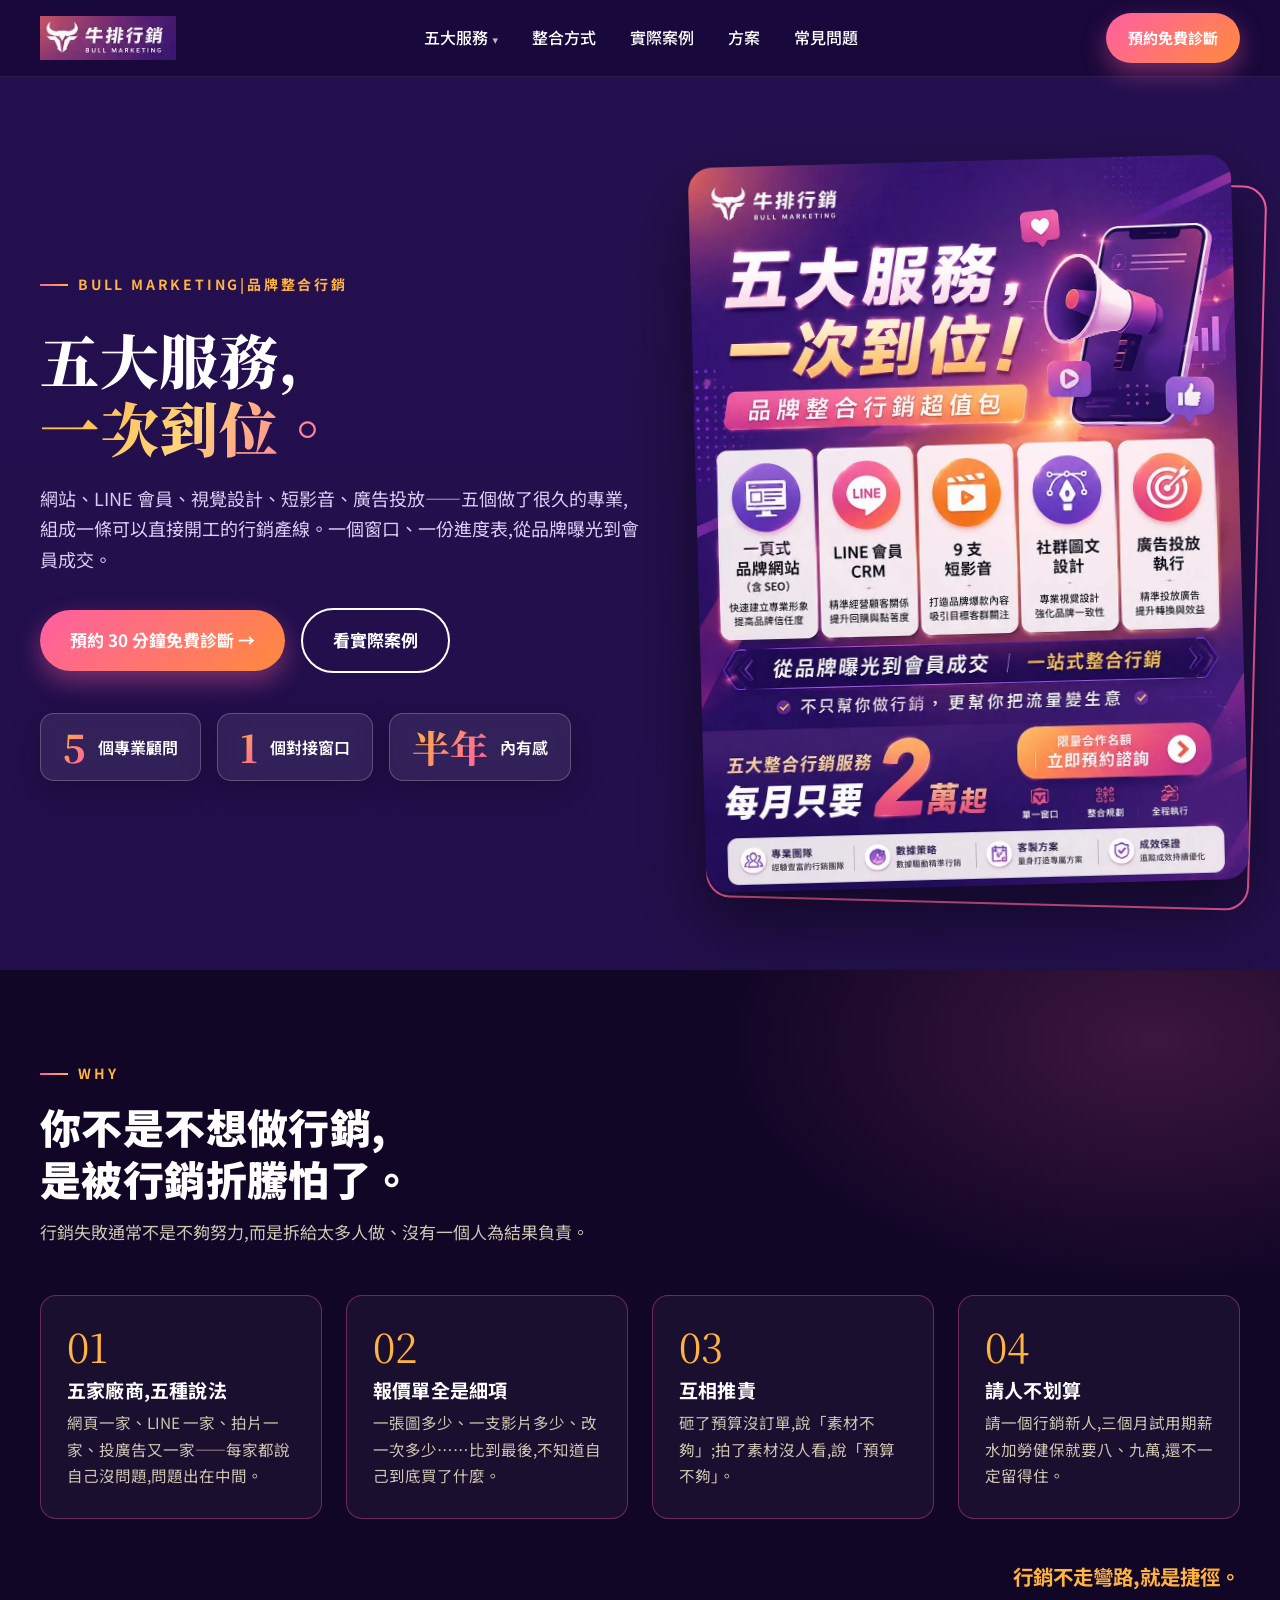
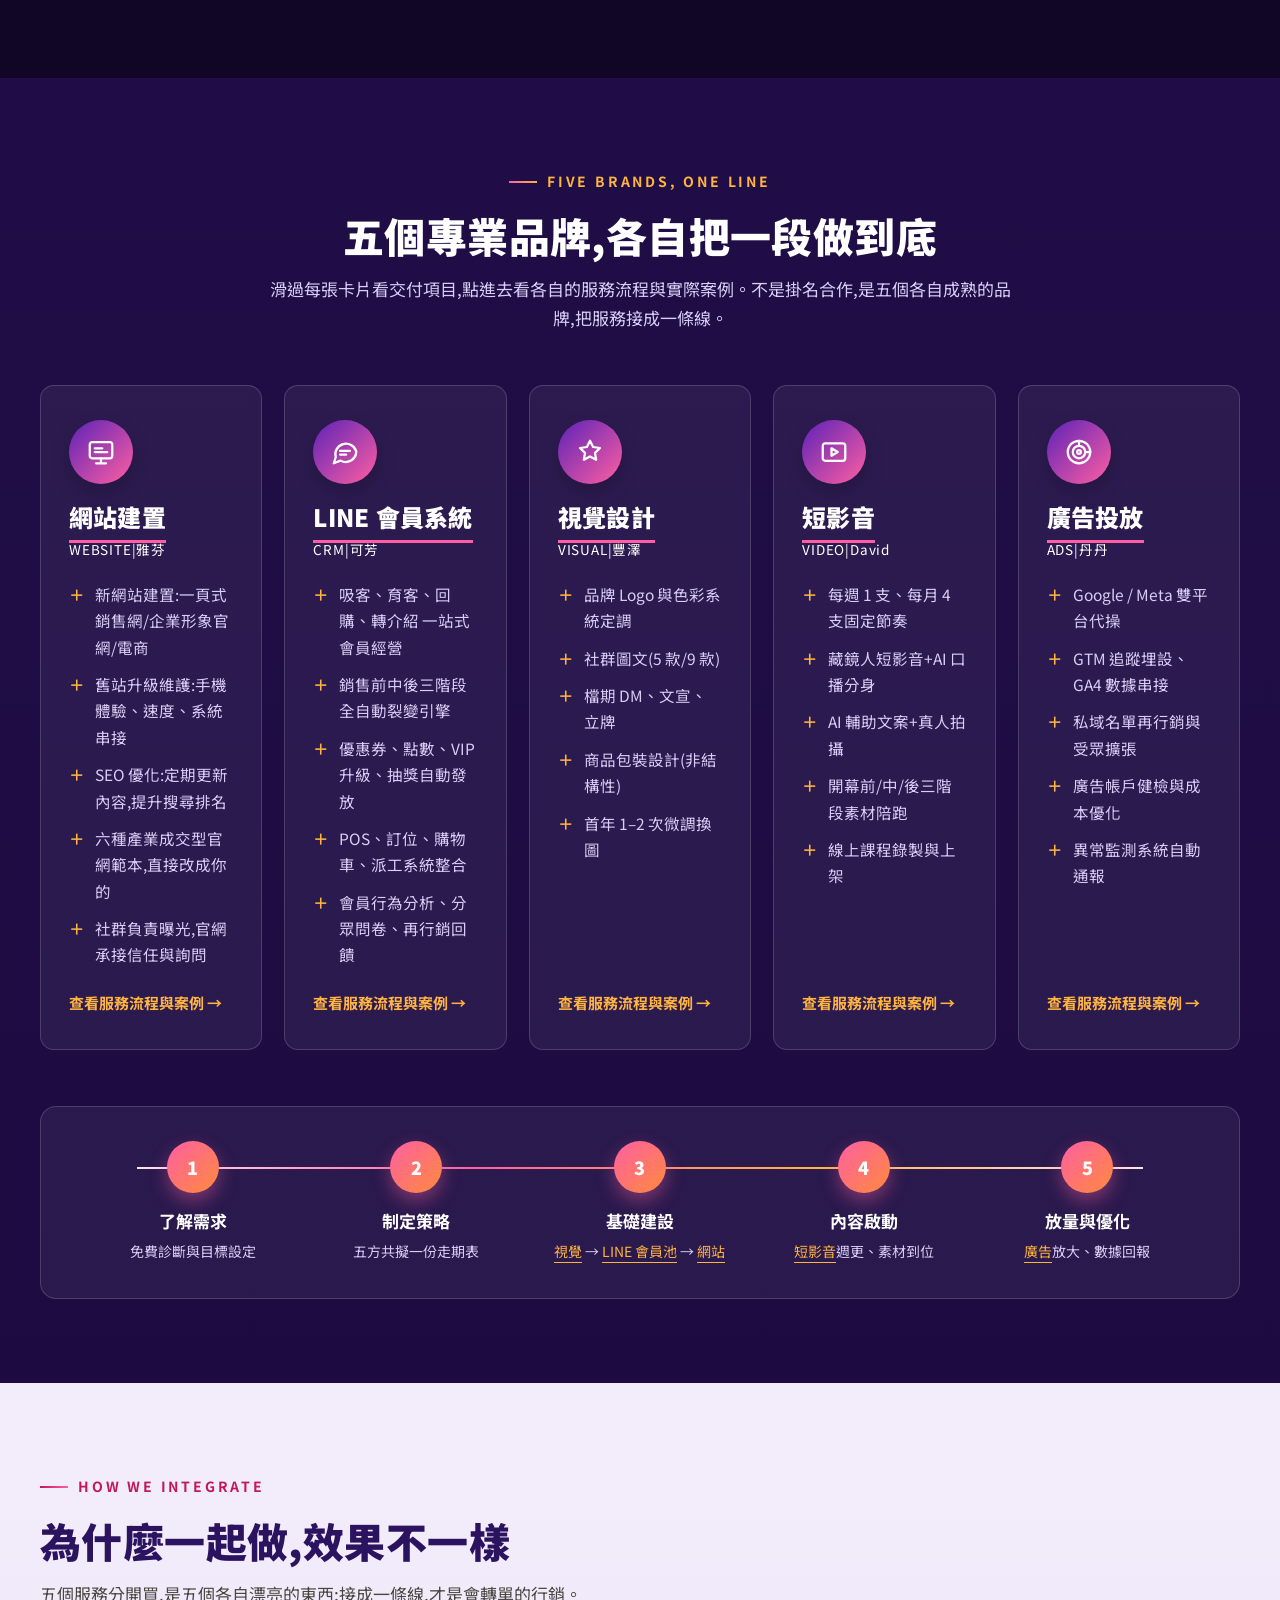
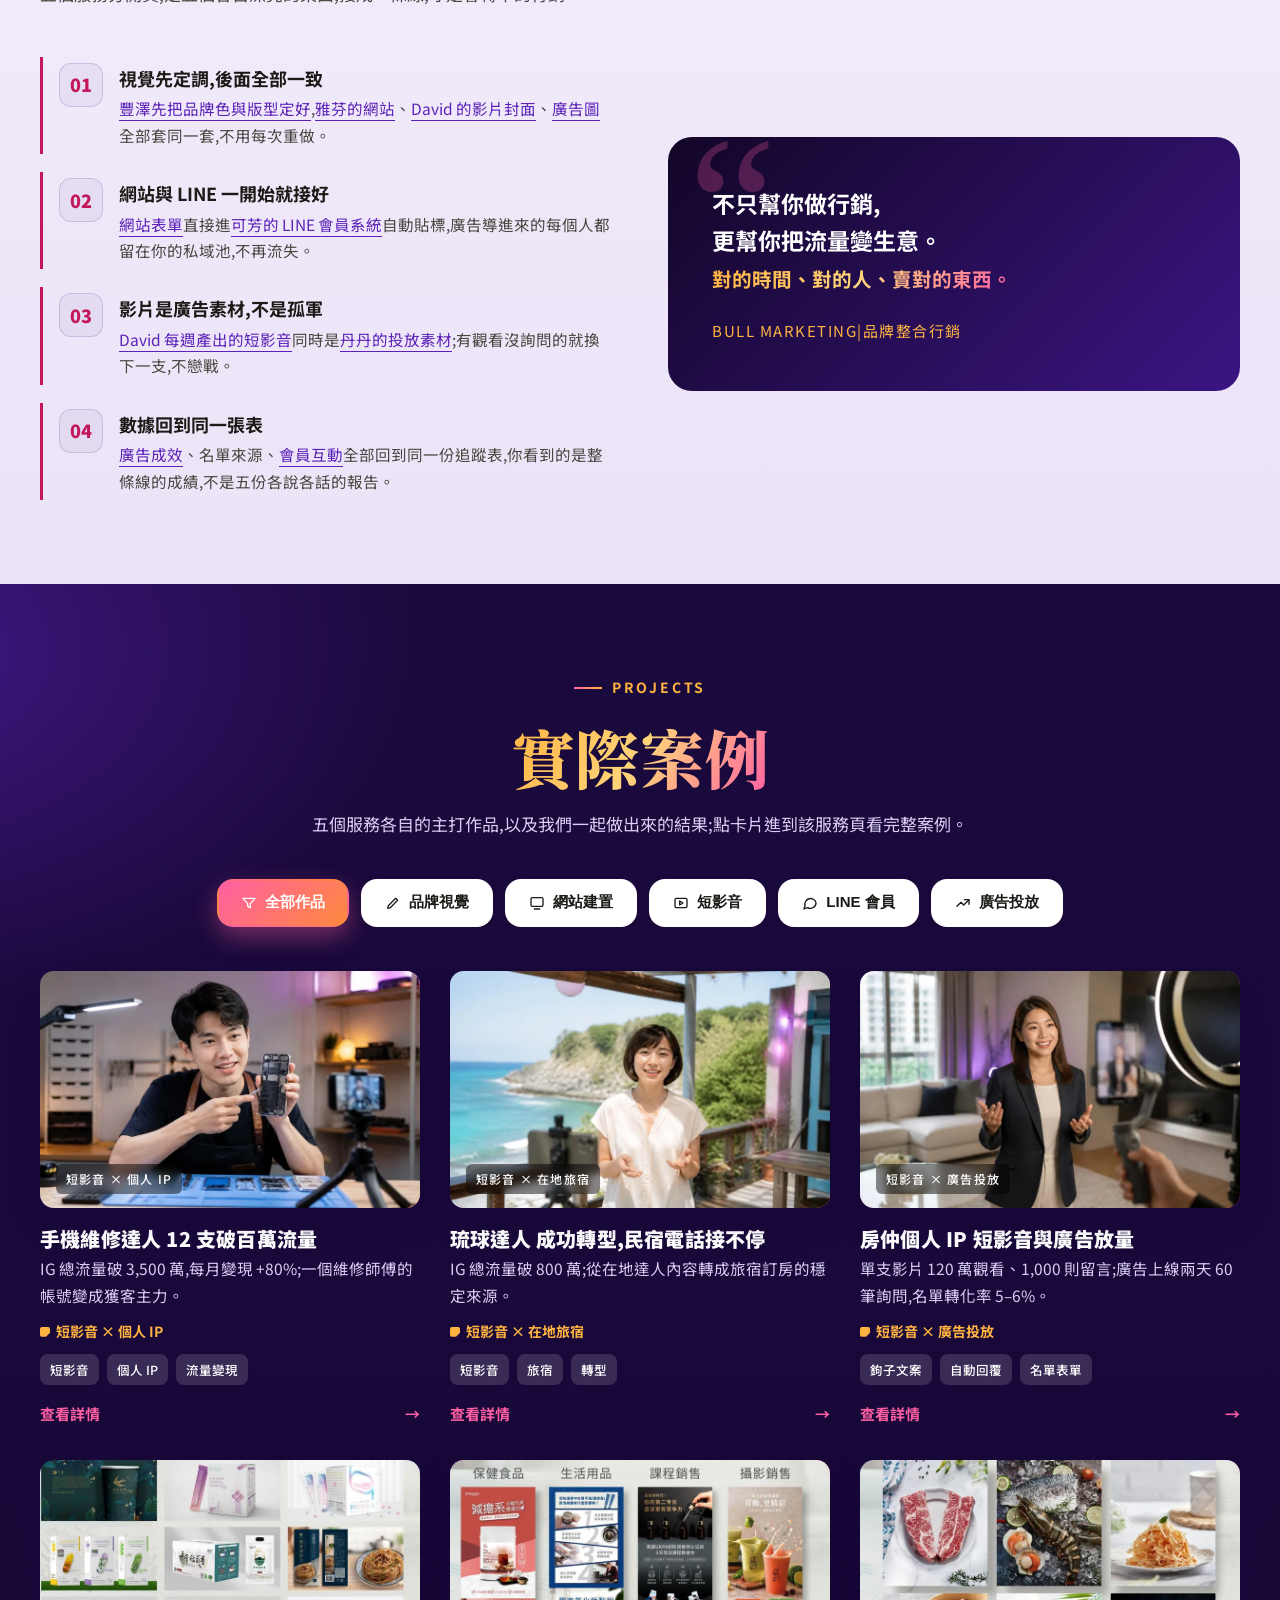
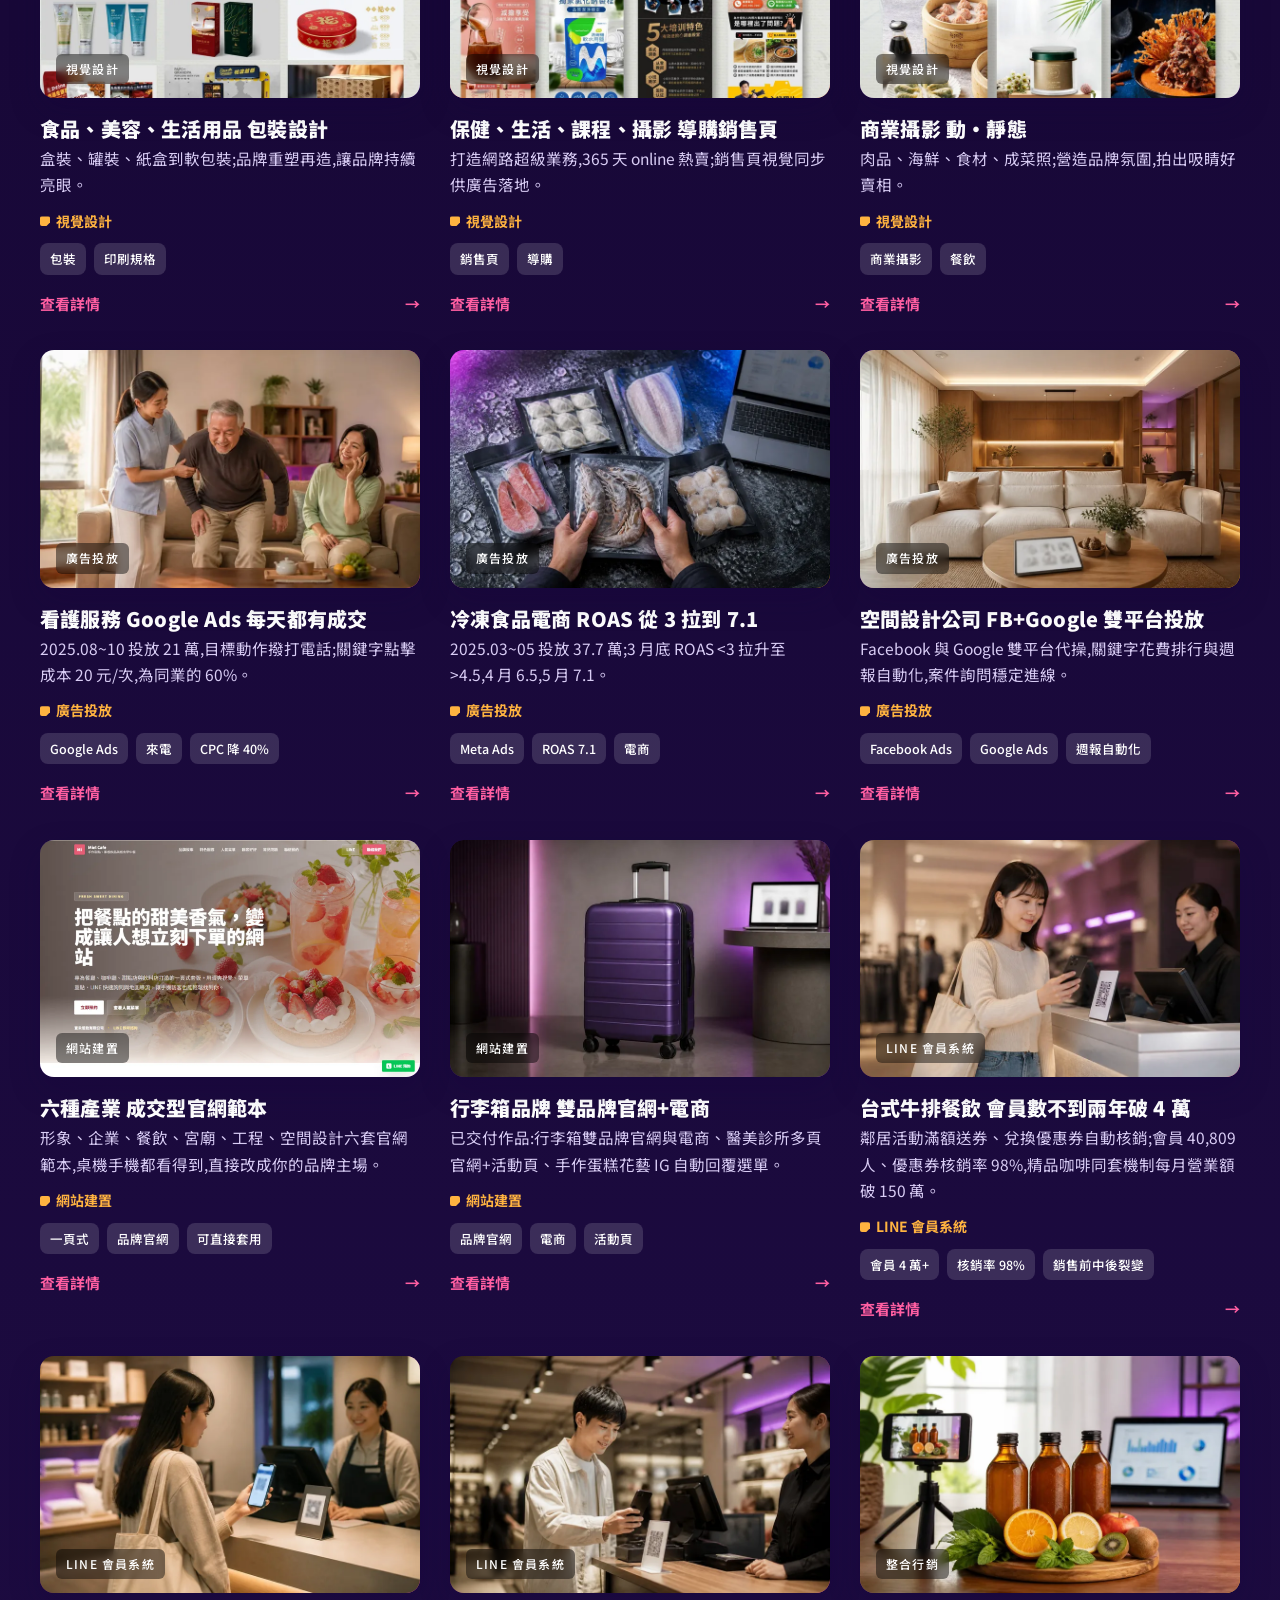
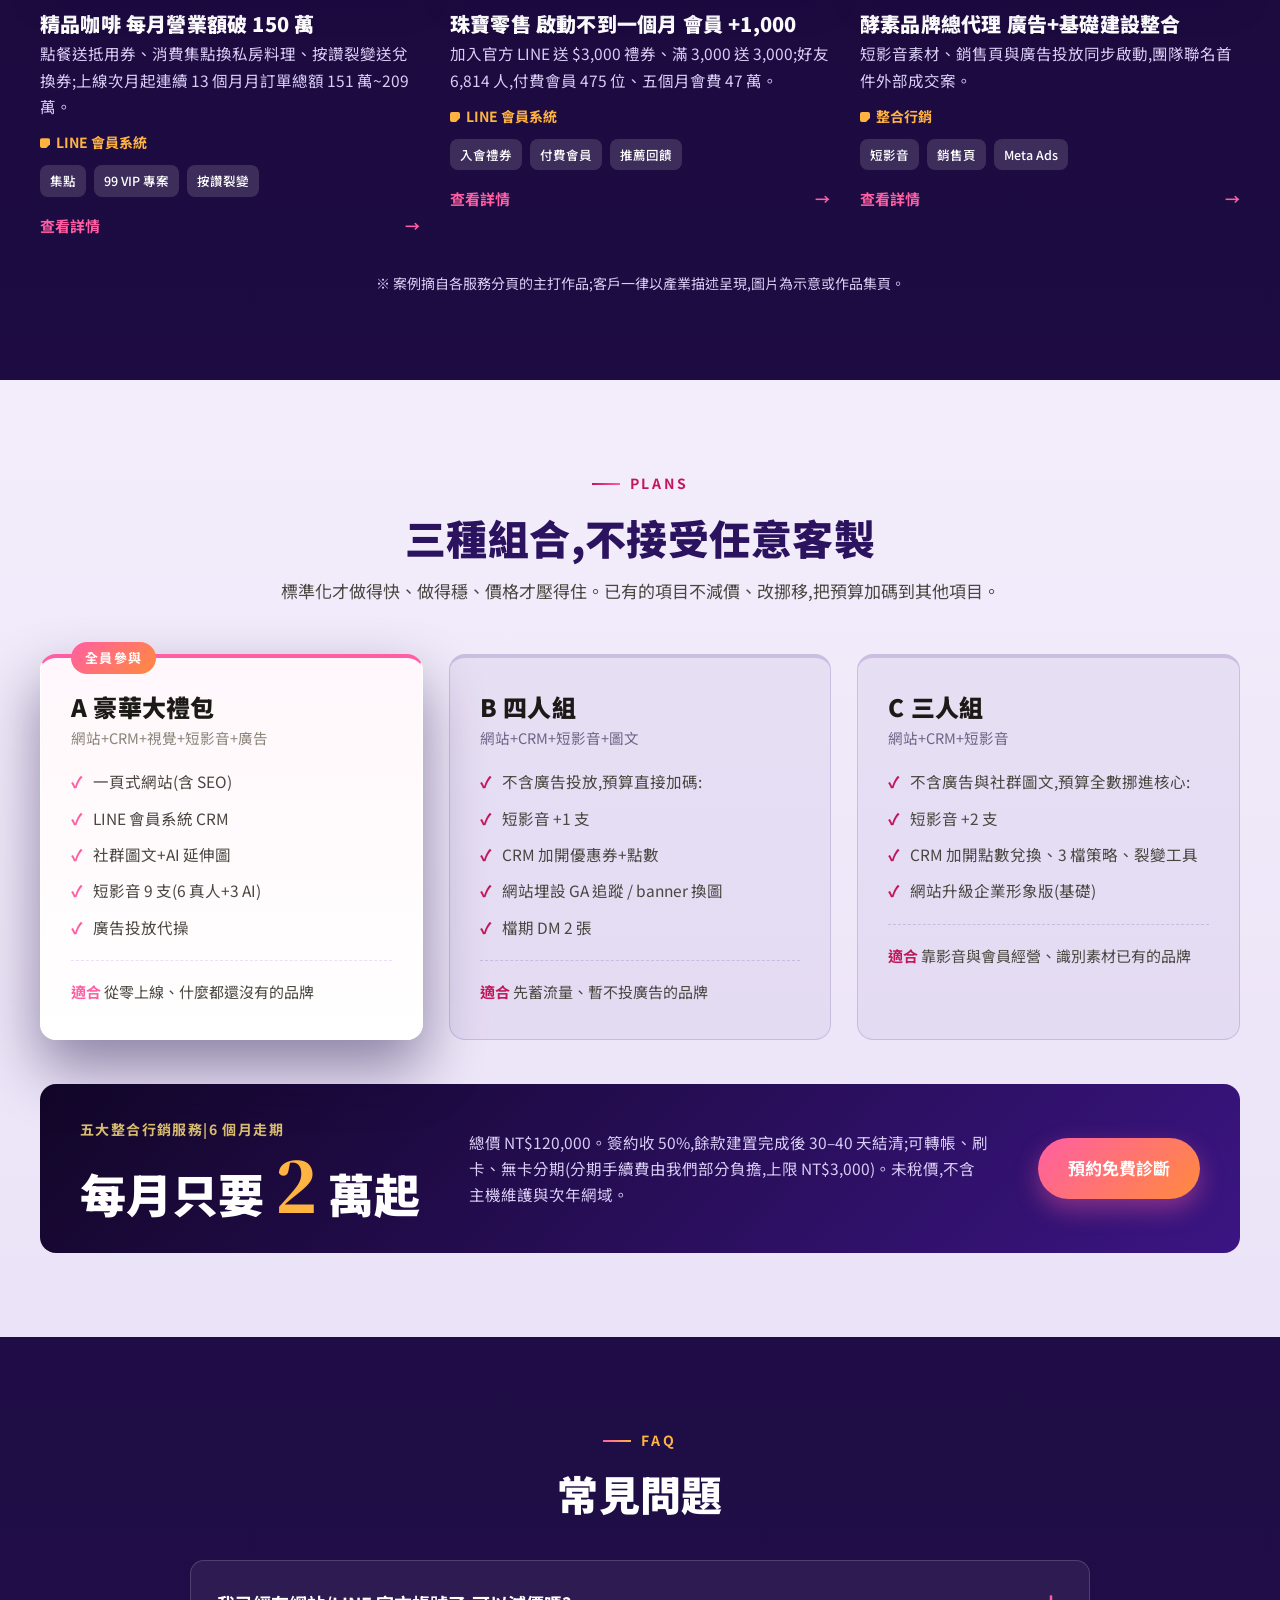
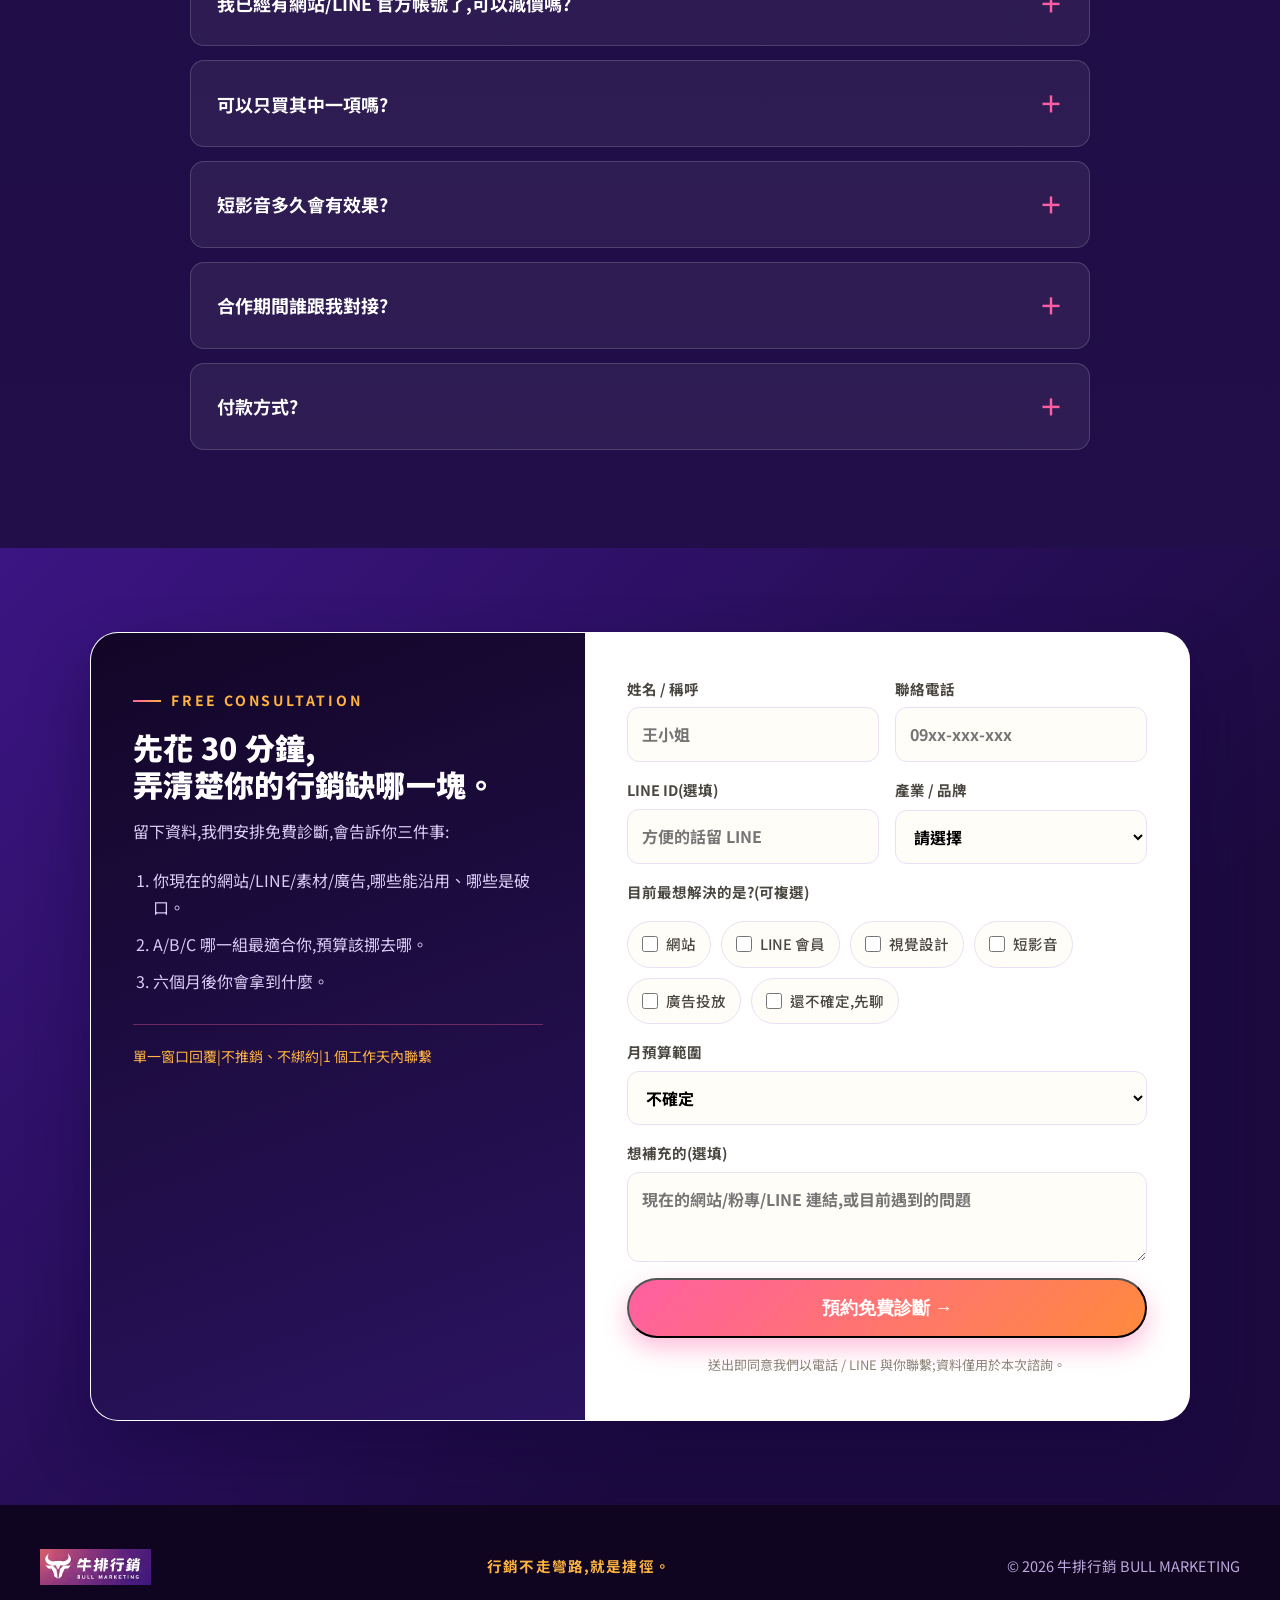
<file: index.html>
<!DOCTYPE html>
<html lang="zh-Hant-TW">
<head>
<meta charset="utf-8">
<meta name="viewport" content="width=device-width, initial-scale=1">
<title>牛排行銷 BULL MARKETING|五大服務,一次到位</title>
<meta name="description" content="網站、LINE 會員、視覺設計、短影音、廣告投放——五個專業一個窗口,六個月走期,把行銷做成一條產線。">
<link rel="preconnect" href="https://fonts.googleapis.com">
<link href="https://fonts.googleapis.com/css2?family=Noto+Sans+TC:wght@400;500;700;900&family=Noto+Serif+TC:wght@600;800&display=swap" rel="stylesheet">
<link rel="stylesheet" href="style.css?v=202609261947">
<link rel="stylesheet" href="theme-purple.css?v=202609261947">
</head>
<body class="page-index">

<header>
  <div class="wrap nav">
    <a class="logo" href="#top"><img src="assets/logo.webp" alt="牛排行銷 BULL MARKETING"></a>
    <ul id="menu">
      <li class="has-sub"><a href="#services">五大服務</a>
        <ul class="sub">
          <li><a href="web.html">網站建置|雅芬</a></li>
          <li><a href="crm.html">LINE 會員系統|可芳</a></li>
          <li><a href="visual.html">視覺設計|豐澤</a></li>
          <li><a href="video.html">短影音|David</a></li>
          <li><a href="ads.html">廣告投放|丹丹</a></li>
        </ul>
      </li>
      <li><a href="#integration">整合方式</a></li>
      <li><a href="#projects">實際案例</a></li>
      <li><a href="#plans">方案</a></li>
      <li><a href="#faq">常見問題</a></li>
    </ul>
    <a class="btn btn-gold" href="#contact">預約免費診斷</a>
    <button class="burger" aria-label="選單" onclick="document.getElementById('menu').classList.toggle('open')"><span></span><span></span><span></span></button>
  </div>
</header>

<!-- 1 HERO -->
<section class="hero" id="top">
  <div class="wrap">
    <div>
      <div class="eyebrow">Bull Marketing|品牌整合行銷</div>
      <h1 class="serif">五大服務,<br><span class="gold-text">一次到位。</span></h1>
      <p class="sub">網站、LINE 會員、視覺設計、短影音、廣告投放——五個做了很久的專業,組成一條可以直接開工的行銷產線。一個窗口、一份進度表,從品牌曝光到會員成交。</p>
      <div class="cta">
        <a class="btn btn-gold" href="#contact">預約 30 分鐘免費診斷 →</a>
        <a class="btn btn-ghost" href="#projects">看實際案例</a>
      </div>
      <div class="trust">
        <span><b>5</b> 個專業顧問</span>
        <span><b>1</b> 個對接窗口</span>
        <span><b>半年</b> 內有感</span>
      </div>
    </div>
    <div class="kv"><img src="assets/kv-purple.webp" alt="牛排行銷 五大服務一次到位 主視覺"></div>
  </div>
</section>

<!-- 2 PAIN -->
<section class="pain">
  <div class="wrap">
    <div class="eyebrow">Why</div>
    <h2 class="h2">你不是不想做行銷,<br>是被行銷折騰怕了。</h2>
    <p class="lead">行銷失敗通常不是不夠努力,而是拆給太多人做、沒有一個人為結果負責。</p>
    <div class="pain-grid">
      <div class="pain-card reveal"><div class="n">01</div><h3>五家廠商,五種說法</h3><p>網頁一家、LINE 一家、拍片一家、投廣告又一家——每家都說自己沒問題,問題出在中間。</p></div>
      <div class="pain-card reveal"><div class="n">02</div><h3>報價單全是細項</h3><p>一張圖多少、一支影片多少、改一次多少……比到最後,不知道自己到底買了什麼。</p></div>
      <div class="pain-card reveal"><div class="n">03</div><h3>互相推責</h3><p>砸了預算沒訂單,說「素材不夠」;拍了素材沒人看,說「預算不夠」。</p></div>
      <div class="pain-card reveal"><div class="n">04</div><h3>請人不划算</h3><p>請一個行銷新人,三個月試用期薪水加勞健保就要八、九萬,還不一定留得住。</p></div>
    </div>
    <p class="pain-foot">行銷不走彎路,就是捷徑。</p>
  </div>
</section>

<!-- 3 SERVICES (emat-style hover cards) -->
<section id="services">
  <div class="wrap">
    <div class="center">
      <div class="eyebrow" style="justify-content:center">Five Brands, One Line</div>
      <h2 class="h2">五個專業品牌,各自把一段做到底</h2>
      <p class="lead">滑過每張卡片看交付項目,點進去看各自的服務流程與實際案例。不是掛名合作,是五個各自成熟的品牌,把服務接成一條線。</p>
    </div>
    <div class="svc-grid">
      <a class="svc" href="web.html">
        <div class="bg" style="--img:url(assets/kv-purple.webp)"></div>
        <div class="in-body">
          <div class="ic"><svg viewBox="0 0 24 24"><rect x="3" y="4" width="18" height="13" rx="2"/><path d="M8 21h8M12 17v4M7 9h6M7 12h10"/></svg></div>
          <h3><span>網站建置</span></h3>
          <div class="who">WEBSITE|雅芬</div>
          <ul>
            <li>新網站建置:一頁式銷售網/企業形象官網/電商</li>
            <li>舊站升級維護:手機體驗、速度、系統串接</li>
            <li>SEO 優化:定期更新內容,提升搜尋排名</li>
            <li>六種產業成交型官網範本,直接改成你的</li>
            <li>社群負責曝光,官網承接信任與詢問</li>
          </ul>
          <span class="more-link">查看服務流程與案例 →</span>
        </div>
      </a>
      <a class="svc" href="crm.html">
        <div class="bg"></div>
        <div class="in-body">
          <div class="ic"><svg viewBox="0 0 24 24"><path d="M21 11.5a8.5 8.5 0 0 1-12.6 7.4L3 21l1.6-4.8A8.5 8.5 0 1 1 21 11.5z"/><path d="M8 11h8M8 14h5"/></svg></div>
          <h3><span>LINE 會員系統</span></h3>
          <div class="who">CRM|可芳</div>
          <ul>
            <li>吸客、育客、回購、轉介紹 一站式會員經營</li>
            <li>銷售前中後三階段 全自動裂變引擎</li>
            <li>優惠券、點數、VIP 升級、抽獎自動發放</li>
            <li>POS、訂位、購物車、派工系統整合</li>
            <li>會員行為分析、分眾問卷、再行銷回饋</li>
          </ul>
          <span class="more-link">查看服務流程與案例 →</span>
        </div>
      </a>
      <a class="svc" href="visual.html">
        <div class="bg"></div>
        <div class="in-body">
          <div class="ic"><svg viewBox="0 0 24 24"><path d="M12 3l2.5 5 5.5.8-4 3.9.9 5.5L12 15.6 7.1 18.2l.9-5.5-4-3.9L9.5 8z"/></svg></div>
          <h3><span>視覺設計</span></h3>
          <div class="who">VISUAL|豐澤</div>
          <ul>
            <li>品牌 Logo 與色彩系統定調</li>
            <li>社群圖文(5 款/9 款)</li>
            <li>檔期 DM、文宣、立牌</li>
            <li>商品包裝設計(非結構性)</li>
            <li>首年 1–2 次微調換圖</li>
          </ul>
          <span class="more-link">查看服務流程與案例 →</span>
        </div>
      </a>
      <a class="svc" href="video.html">
        <div class="bg"></div>
        <div class="in-body">
          <div class="ic"><svg viewBox="0 0 24 24"><rect x="3" y="5" width="18" height="14" rx="2"/><path d="M10 9l5 3-5 3z"/></svg></div>
          <h3><span>短影音</span></h3>
          <div class="who">VIDEO|David</div>
          <ul>
            <li>每週 1 支、每月 4 支固定節奏</li>
            <li>藏鏡人短影音+AI 口播分身</li>
            <li>AI 輔助文案+真人拍攝</li>
            <li>開幕前/中/後三階段素材陪跑</li>
            <li>線上課程錄製與上架</li>
          </ul>
          <span class="more-link">查看服務流程與案例 →</span>
        </div>
      </a>
      <a class="svc" href="ads.html">
        <div class="bg"></div>
        <div class="in-body">
          <div class="ic"><svg viewBox="0 0 24 24"><circle cx="12" cy="12" r="9"/><circle cx="12" cy="12" r="5"/><circle cx="12" cy="12" r="1.5"/><path d="M12 3v3M21 12h-3"/></svg></div>
          <h3><span>廣告投放</span></h3>
          <div class="who">ADS|丹丹</div>
          <ul>
            <li>Google / Meta 雙平台代操</li>
            <li>GTM 追蹤埋設、GA4 數據串接</li>
            <li>私域名單再行銷與受眾擴張</li>
            <li>廣告帳戶健檢與成本優化</li>
            <li>異常監測系統自動通報</li>
          </ul>
          <span class="more-link">查看服務流程與案例 →</span>
        </div>
      </a>
    </div>

    <div class="flow reveal">
      <div><div class="dot">1</div><h4>了解需求</h4><p>免費診斷與目標設定</p></div>
      <div><div class="dot">2</div><h4>制定策略</h4><p>五方共擬一份走期表</p></div>
      <div><div class="dot">3</div><h4>基礎建設</h4><p><a href="visual.html">視覺</a> → <a href="crm.html">LINE 會員池</a> → <a href="web.html">網站</a></p></div>
      <div><div class="dot">4</div><h4>內容啟動</h4><p><a href="video.html">短影音</a>週更、素材到位</p></div>
      <div><div class="dot">5</div><h4>放量與優化</h4><p><a href="ads.html">廣告</a>放大、數據回報</p></div>
    </div>
  </div>
</section>

<!-- 4 INTEGRATION -->
<section class="integ" id="integration" style="background:#fff">
  <div class="wrap">
    <div class="eyebrow">How We Integrate</div>
    <h2 class="h2">為什麼一起做,效果不一樣</h2>
    <p class="lead">五個服務分開買,是五個各自漂亮的東西;接成一條線,才是會轉單的行銷。</p>
    <div class="grid">
      <ul>
        <li class="reveal"><span class="badge">01</span><div><b>視覺先定調,後面全部一致</b><p><a href="visual.html">豐澤先把品牌色與版型定好</a>,<a href="web.html">雅芬的網站</a>、<a href="video.html">David 的影片封面</a>、<a href="ads.html">廣告圖</a>全部套同一套,不用每次重做。</p></div></li>
        <li class="reveal"><span class="badge">02</span><div><b>網站與 LINE 一開始就接好</b><p><a href="web.html">網站表單</a>直接進<a href="crm.html">可芳的 LINE 會員系統</a>自動貼標,廣告導進來的每個人都留在你的私域池,不再流失。</p></div></li>
        <li class="reveal"><span class="badge">03</span><div><b>影片是廣告素材,不是孤軍</b><p><a href="video.html">David 每週產出的短影音</a>同時是<a href="ads.html">丹丹的投放素材</a>;有觀看沒詢問的就換下一支,不戀戰。</p></div></li>
        <li class="reveal"><span class="badge">04</span><div><b>數據回到同一張表</b><p><a href="ads.html">廣告成效</a>、名單來源、<a href="crm.html">會員互動</a>全部回到同一份追蹤表,你看到的是整條線的成績,不是五份各說各話的報告。</p></div></li>
      </ul>
      <div class="quote reveal">
        <p>不只幫你做行銷,<br>更幫你把流量變生意。<br><span class="gold-text" style="font-size:.85em">對的時間、對的人、賣對的東西。</span></p>
        <small>BULL MARKETING|品牌整合行銷</small>
      </div>
    </div>
  </div>
</section>

<!-- 5 PROJECTS -->
<section id="projects">
  <div class="wrap">
    <div class="center">
      <div class="eyebrow" style="justify-content:center">Projects</div>
      <h2 class="h2 serif" style="font-size:clamp(44px,5vw,72px)"><span class="gold-text">實際案例</span></h2>
      <p class="lead">五個服務各自的主打作品,以及我們一起做出來的結果;點卡片進到該服務頁看完整案例。</p>
    </div>
    <div class="filters" id="filters">
      <button class="on" data-f="all"><svg viewBox="0 0 24 24"><path d="M3 5h18l-7 8v6l-4-2v-4z"/></svg>全部作品</button>
      <button data-f="visual"><svg viewBox="0 0 24 24"><path d="M4 20l4-1 11-11-3-3L5 16z"/></svg>品牌視覺</button>
      <button data-f="web"><svg viewBox="0 0 24 24"><rect x="3" y="4" width="18" height="13" rx="2"/><path d="M8 21h8"/></svg>網站建置</button>
      <button data-f="video"><svg viewBox="0 0 24 24"><rect x="3" y="5" width="18" height="14" rx="2"/><path d="M10 9l5 3-5 3z"/></svg>短影音</button>
      <button data-f="crm"><svg viewBox="0 0 24 24"><path d="M21 11.5a8.5 8.5 0 0 1-12.6 7.4L3 21l1.6-4.8A8.5 8.5 0 1 1 21 11.5z"/></svg>LINE 會員</button>
      <button data-f="ads"><svg viewBox="0 0 24 24"><path d="M3 17l6-6 4 4 8-8"/><path d="M14 7h7v7"/></svg>廣告投放</button>
    </div>
    <div class="pj-grid" id="pjGrid">
      <a class="pj reveal" data-c="video" href="video.html#cases">
        <div class="thumb" style="background:linear-gradient(135deg,#3b1583,#ff5fa2)"><img class="cover" src="assets/cases/video-phone-repair.webp" alt="手機維修達人|短影音 × 個人 IP" loading="lazy"><small>短影音 × 個人 IP</small></div>
        <h3>手機維修達人 12 支破百萬流量</h3>
        <p class="desc">IG 總流量破 3,500 萬,每月變現 +80%;一個維修師傅的帳號變成獲客主力。</p>
        <div class="cat">短影音 × 個人 IP</div>
        <div class="chips"><span>短影音</span><span>個人 IP</span><span>流量變現</span></div>
        <div class="more">查看詳情 <i>→</i></div>
      </a>

      <a class="pj reveal" data-c="video" href="video.html#cases">
        <div class="thumb" style="background:linear-gradient(135deg,#5c22b8,#ffb340)"><img class="cover" src="assets/cases/video-liuqiu.webp" alt="琉球達人|短影音 × 在地旅宿" loading="lazy"><small>短影音 × 在地旅宿</small></div>
        <h3>琉球達人 成功轉型,民宿電話接不停</h3>
        <p class="desc">IG 總流量破 800 萬;從在地達人內容轉成旅宿訂房的穩定來源。</p>
        <div class="cat">短影音 × 在地旅宿</div>
        <div class="chips"><span>短影音</span><span>旅宿</span><span>轉型</span></div>
        <div class="more">查看詳情 <i>→</i></div>
      </a>

      <a class="pj reveal" data-c="video ads" href="video.html#cases">
        <div class="thumb" style="background:linear-gradient(135deg,#3b1583,#ff5fa2)"><img class="cover" src="assets/cases/realtor-ip.webp" alt="房產個人 IP|短影音 × 廣告投放" loading="lazy"><small>短影音 × 廣告投放</small></div>
        <h3>房仲個人 IP 短影音與廣告放量</h3>
        <p class="desc">單支影片 120 萬觀看、1,000 則留言;廣告上線兩天 60 筆詢問,名單轉化率 5–6%。</p>
        <div class="cat">短影音 × 廣告投放</div>
        <div class="chips"><span>鉤子文案</span><span>自動回覆</span><span>名單表單</span></div>
        <div class="more">查看詳情 <i>→</i></div>
      </a>

      <a class="pj reveal" data-c="visual" href="visual.html#cases">
        <div class="thumb" style="background:linear-gradient(135deg,#120627,#5c22b8)"><img class="cover" src="assets/cases/visual-packaging.webp" alt="品牌包裝設計|視覺設計" loading="lazy"><small>視覺設計</small></div>
        <h3>食品、美容、生活用品 包裝設計</h3>
        <p class="desc">盒裝、罐裝、紙盒到軟包裝;品牌重塑再造,讓品牌持續亮眼。</p>
        <div class="cat">視覺設計</div>
        <div class="chips"><span>包裝</span><span>印刷規格</span></div>
        <div class="more">查看詳情 <i>→</i></div>
      </a>

      <a class="pj reveal" data-c="visual" href="visual.html#cases">
        <div class="thumb" style="background:linear-gradient(135deg,#ff5fa2,#ff8a3d)"><img class="cover" src="assets/cases/visual-landing.webp" alt="導購銷售頁|視覺設計" loading="lazy"><small>視覺設計</small></div>
        <h3>保健、生活、課程、攝影 導購銷售頁</h3>
        <p class="desc">打造網路超級業務,365 天 online 熱賣;銷售頁視覺同步供廣告落地。</p>
        <div class="cat">視覺設計</div>
        <div class="chips"><span>銷售頁</span><span>導購</span></div>
        <div class="more">查看詳情 <i>→</i></div>
      </a>

      <a class="pj reveal" data-c="visual" href="visual.html#cases">
        <div class="thumb" style="background:linear-gradient(135deg,#2b1360,#8e44ad)"><img class="cover" src="assets/cases/visual-photo.webp" alt="商業攝影|視覺設計" loading="lazy"><small>視覺設計</small></div>
        <h3>商業攝影 動・靜態</h3>
        <p class="desc">肉品、海鮮、食材、成菜照;營造品牌氛圍,拍出吸睛好賣相。</p>
        <div class="cat">視覺設計</div>
        <div class="chips"><span>商業攝影</span><span>餐飲</span></div>
        <div class="more">查看詳情 <i>→</i></div>
      </a>

      <a class="pj reveal" data-c="ads" href="ads.html#cases">
        <div class="thumb" style="background:linear-gradient(135deg,#1c0a3f,#ff5fa2)"><img class="cover" src="assets/cases/ads-homecare.webp" alt="看護服務|廣告投放" loading="lazy"><small>廣告投放</small></div>
        <h3>看護服務 Google Ads 每天都有成交</h3>
        <p class="desc">2025.08~10 投放 21 萬,目標動作撥打電話;關鍵字點擊成本 20 元/次,為同業的 60%。</p>
        <div class="cat">廣告投放</div>
        <div class="chips"><span>Google Ads</span><span>來電</span><span>CPC 降 40%</span></div>
        <div class="more">查看詳情 <i>→</i></div>
      </a>

      <a class="pj reveal" data-c="ads" href="ads.html#cases">
        <div class="thumb" style="background:linear-gradient(135deg,#4a1d9e,#ffb340)"><img class="cover" src="assets/cases/ads-frozen.webp" alt="冷凍食品電商|廣告投放" loading="lazy"><small>廣告投放</small></div>
        <h3>冷凍食品電商 ROAS 從 3 拉到 7.1</h3>
        <p class="desc">2025.03~05 投放 37.7 萬;3 月底 ROAS &lt;3 拉升至 &gt;4.5,4 月 6.5,5 月 7.1。</p>
        <div class="cat">廣告投放</div>
        <div class="chips"><span>Meta Ads</span><span>ROAS 7.1</span><span>電商</span></div>
        <div class="more">查看詳情 <i>→</i></div>
      </a>

      <a class="pj reveal" data-c="ads" href="ads.html#cases">
        <div class="thumb" style="background:linear-gradient(135deg,#5c22b8,#ffb340)"><img class="cover" src="assets/cases/ads-interior.webp" alt="空間設計|廣告投放" loading="lazy"><small>廣告投放</small></div>
        <h3>空間設計公司 FB+Google 雙平台投放</h3>
        <p class="desc">Facebook 與 Google 雙平台代操,關鍵字花費排行與週報自動化,案件詢問穩定進線。</p>
        <div class="cat">廣告投放</div>
        <div class="chips"><span>Facebook Ads</span><span>Google Ads</span><span>週報自動化</span></div>
        <div class="more">查看詳情 <i>→</i></div>
      </a>

      <a class="pj reveal" data-c="web visual" href="web.html#cases">
        <div class="thumb" style="background:linear-gradient(135deg,#2b1360,#8e44ad)"><img class="cover" src="assets/yafen/site04-d.webp" alt="餐飲品牌官網範本|網站建置" loading="lazy"><small>網站建置</small></div>
        <h3>六種產業 成交型官網範本</h3>
        <p class="desc">形象、企業、餐飲、宮廟、工程、空間設計六套官網範本,桌機手機都看得到,直接改成你的品牌主場。</p>
        <div class="cat">網站建置</div>
        <div class="chips"><span>一頁式</span><span>品牌官網</span><span>可直接套用</span></div>
        <div class="more">查看詳情 <i>→</i></div>
      </a>

      <a class="pj reveal" data-c="web" href="web.html#cases">
        <div class="thumb" style="background:linear-gradient(135deg,#2b1360,#8e44ad)"><img class="cover" src="assets/cases/luggage-web.webp" alt="行李箱品牌 雙品牌官網+電商|網站建置" loading="lazy"><small>網站建置</small></div>
        <h3>行李箱品牌 雙品牌官網+電商</h3>
        <p class="desc">已交付作品:行李箱雙品牌官網與電商、醫美診所多頁官網+活動頁、手作蛋糕花藝 IG 自動回覆選單。</p>
        <div class="cat">網站建置</div>
        <div class="chips"><span>品牌官網</span><span>電商</span><span>活動頁</span></div>
        <div class="more">查看詳情 <i>→</i></div>
      </a>

      <a class="pj reveal" data-c="crm" href="crm.html#cases">
        <div class="thumb" style="background:linear-gradient(135deg,#1c0a3f,#ff5fa2)"><img class="cover" src="assets/cases/line-crm.webp" alt="LINE 會員|LINE 會員系統" loading="lazy"><small>LINE 會員系統</small></div>
        <h3>台式牛排餐飲 會員數不到兩年破 4 萬</h3>
        <p class="desc">鄰居活動滿額送券、兌換優惠券自動核銷;會員 40,809 人、優惠券核銷率 98%,精品咖啡同套機制每月營業額破 150 萬。</p>
        <div class="cat">LINE 會員系統</div>
        <div class="chips"><span>會員 4 萬+</span><span>核銷率 98%</span><span>銷售前中後裂變</span></div>
        <div class="more">查看詳情 <i>→</i></div>
      </a>

      <a class="pj reveal" data-c="crm" href="crm.html#cases">
        <div class="thumb" style="background:linear-gradient(135deg,#1c0a3f,#ff5fa2)"><img class="cover" src="assets/cases/line-crm-1.webp" alt="精品咖啡|LINE 會員系統" loading="lazy"><small>LINE 會員系統</small></div>
        <h3>精品咖啡 每月營業額破 150 萬</h3>
        <p class="desc">點餐送抵用券、消費集點換私房料理、按讚裂變送兌換券;上線次月起連續 13 個月月訂單總額 151 萬~209 萬。</p>
        <div class="cat">LINE 會員系統</div>
        <div class="chips"><span>集點</span><span>99 VIP 專案</span><span>按讚裂變</span></div>
        <div class="more">查看詳情 <i>→</i></div>
      </a>

      <a class="pj reveal" data-c="crm" href="crm.html#cases">
        <div class="thumb" style="background:linear-gradient(135deg,#1c0a3f,#ff5fa2)"><img class="cover" src="assets/cases/line-crm-3.webp" alt="珠寶零售|LINE 會員系統" loading="lazy"><small>LINE 會員系統</small></div>
        <h3>珠寶零售 啟動不到一個月 會員 +1,000</h3>
        <p class="desc">加入官方 LINE 送 $3,000 禮券、滿 3,000 送 3,000;好友 6,814 人,付費會員 475 位、五個月會費 47 萬。</p>
        <div class="cat">LINE 會員系統</div>
        <div class="chips"><span>入會禮券</span><span>付費會員</span><span>推薦回饋</span></div>
        <div class="more">查看詳情 <i>→</i></div>
      </a>

      <a class="pj reveal" data-c="video ads web" href="video.html#cases">
        <div class="thumb" style="background:linear-gradient(135deg,#4a1d9e,#ffb340)"><img class="cover" src="assets/cases/enzyme-integrated.webp" alt="酵素總代理|整合行銷" loading="lazy"><small>整合行銷</small></div>
        <h3>酵素品牌總代理 廣告+基礎建設整合</h3>
        <p class="desc">短影音素材、銷售頁與廣告投放同步啟動,團隊聯名首件外部成交案。</p>
        <div class="cat">整合行銷</div>
        <div class="chips"><span>短影音</span><span>銷售頁</span><span>Meta Ads</span></div>
        <div class="more">查看詳情 <i>→</i></div>
      </a>

    </div>
    <p class="pj-note">※ 案例摘自各服務分頁的主打作品;客戶一律以產業描述呈現,圖片為示意或作品集頁。</p>
  </div>
</section>

<!-- 6 PLANS -->
<section id="plans" style="background:#fff">
  <div class="wrap">
    <div class="center">
      <div class="eyebrow" style="justify-content:center">Plans</div>
      <h2 class="h2">三種組合,不接受任意客製</h2>
      <p class="lead">標準化才做得快、做得穩、價格才壓得住。已有的項目不減價、改挪移,把預算加碼到其他項目。</p>
    </div>
    <div class="plans">
      <div class="plan hot reveal">
        <span class="lbl">全員參與</span>
        <h3>A 豪華大禮包</h3>
        <div class="who">網站+CRM+視覺+短影音+廣告</div>
        <ul>
          <li>一頁式網站(含 SEO)</li>
          <li>LINE 會員系統 CRM</li>
          <li>社群圖文+AI 延伸圖</li>
          <li>短影音 9 支(6 真人+3 AI)</li>
          <li>廣告投放代操</li>
        </ul>
        <div class="fit"><b>適合</b> 從零上線、什麼都還沒有的品牌</div>
      </div>
      <div class="plan reveal">
        <h3>B 四人組</h3>
        <div class="who">網站+CRM+短影音+圖文</div>
        <ul>
          <li>不含廣告投放,預算直接加碼:</li>
          <li>短影音 +1 支</li>
          <li>CRM 加開優惠券+點數</li>
          <li>網站埋設 GA 追蹤 / banner 換圖</li>
          <li>檔期 DM 2 張</li>
        </ul>
        <div class="fit"><b>適合</b> 先蓄流量、暫不投廣告的品牌</div>
      </div>
      <div class="plan reveal">
        <h3>C 三人組</h3>
        <div class="who">網站+CRM+短影音</div>
        <ul>
          <li>不含廣告與社群圖文,預算全數挪進核心:</li>
          <li>短影音 +2 支</li>
          <li>CRM 加開點數兌換、3 檔策略、裂變工具</li>
          <li>網站升級企業形象版(基礎)</li>
        </ul>
        <div class="fit"><b>適合</b> 靠影音與會員經營、識別素材已有的品牌</div>
      </div>
    </div>
    <div class="price-bar reveal">
      <div>
        <div style="color:#d9bd6e;font-weight:700;letter-spacing:.1em;font-size:14px;margin-bottom:8px">五大整合行銷服務|6 個月走期</div>
        <div class="big">每月只要 <em class="gold-text">2</em> 萬起</div>
      </div>
      <p>總價 NT$120,000。簽約收 50%,餘款建置完成後 30–40 天結清;可轉帳、刷卡、無卡分期(分期手續費由我們部分負擔,上限 NT$3,000)。未稅價,不含主機維護與次年網域。</p>
      <a class="btn btn-gold" href="#contact">預約免費診斷</a>
    </div>
  </div>
</section>

<!-- 7 FAQ -->
<section id="faq">
  <div class="wrap">
    <div class="center"><div class="eyebrow" style="justify-content:center">FAQ</div><h2 class="h2">常見問題</h2></div>
    <div class="faq">
      <details><summary>我已經有網站/LINE 官方帳號了,可以減價嗎?</summary><p>不減價,改挪移。已有的項目預算會挪到其他項目加碼(例如多拍影片、CRM 升級、GTM 追蹤埋設),確保整體效果不打折。</p></details>
      <details><summary>可以只買其中一項嗎?</summary><p>可以,單項服務另有報價。但 12 萬包套是以「六個月完整走期」設計的,拆開買效果與價格都不同。</p></details>
      <details><summary>短影音多久會有效果?</summary><p>短影音需要累積。我們用「每週 1 支」的固定節奏搭配廣告放大,不讓素材孤軍奮戰;有觀看沒詢問的直接換下一支,不戀戰。</p></details>
      <details><summary>合作期間誰跟我對接?</summary><p>單一窗口。內部誰執行、進度到哪,由窗口統一回報,你不必分別聯絡五個人。</p></details>
      <details><summary>付款方式?</summary><p>簽約收 50%(NT$60,000),餘款於建置完成後 30–40 天內結清。可轉帳、刷卡、無卡分期;分期手續費由我們部分負擔(上限 NT$3,000)。發票稅金 5% 另計。</p></details>
    </div>
  </div>
</section>

<!-- 8 LEAD FORM -->
<section class="lead-sec" id="contact">
  <div class="wrap">
    <div class="lead-box reveal">
      <div class="info">
        <div class="eyebrow">Free Consultation</div>
        <h2 class="h2">先花 30 分鐘,<br>弄清楚你的行銷缺哪一塊。</h2>
        <p>留下資料,我們安排免費診斷,會告訴你三件事:</p>
        <ol>
          <li>你現在的網站/LINE/素材/廣告,哪些能沿用、哪些是破口。</li>
          <li>A/B/C 哪一組最適合你,預算該挪去哪。</li>
          <li>六個月後你會拿到什麼。</li>
        </ol>
        <div class="note">單一窗口回覆|不推銷、不綁約|1 個工作天內聯繫</div>
      </div>
      <form id="leadForm" novalidate>
        <div class="row">
          <label>姓名 / 稱呼<input name="name" required placeholder="王小姐"></label>
          <label>聯絡電話<input name="phone" type="tel" required placeholder="09xx-xxx-xxx"></label>
        </div>
        <div class="row">
          <label>LINE ID(選填)<input name="line" placeholder="方便的話留 LINE"></label>
          <label>產業 / 品牌
            <select name="industry" required>
              <option value="">請選擇</option>
              <option>餐飲 / 食品</option><option>美業 / 身心靈</option><option>零售 / 電商</option>
              <option>室內設計 / 工程</option><option>醫療 / 長照</option><option>教育 / 課程</option>
              <option>房產 / 金融</option><option>其他</option>
            </select>
          </label>
        </div>
        <label>目前最想解決的是?(可複選)</label>
        <div class="chk">
          <label><input type="checkbox" name="services" value="網站">網站</label>
          <label><input type="checkbox" name="services" value="LINE會員">LINE 會員</label>
          <label><input type="checkbox" name="services" value="視覺">視覺設計</label>
          <label><input type="checkbox" name="services" value="短影音">短影音</label>
          <label><input type="checkbox" name="services" value="廣告">廣告投放</label>
          <label><input type="checkbox" name="services" value="不確定">還不確定,先聊</label>
        </div>
        <label>月預算範圍
          <select name="budget">
            <option value="">不確定</option><option>2 萬以下</option><option>2–5 萬</option><option>5–10 萬</option><option>10 萬以上</option>
          </select>
        </label>
        <label>想補充的(選填)<textarea name="msg" placeholder="現在的網站/粉專/LINE 連結,或目前遇到的問題"></textarea></label>
        <button class="btn btn-gold" type="submit">預約免費診斷 →</button>
        <div class="fine">送出即同意我們以電話 / LINE 與你聯繫;資料僅用於本次諮詢。</div>
      </form>
    </div>
  </div>
</section>

<footer>
  <div class="wrap">
    <img src="assets/logo.webp" alt="牛排行銷">
    <div class="slogan">行銷不走彎路,就是捷徑。</div>
    <div>© 2026 牛排行銷 BULL MARKETING</div>
  </div>
</footer>

<div class="mbar">
  <a class="tel" href="tel:0900000000">☎ 來電</a>
  <a class="line" href="#" onclick="alert('LINE 官方帳號連結待接');return false;">LINE</a>
  <a class="form" href="#contact">預約免費診斷</a>
</div>
<script src="app.js"></script>
</body>
</html>
</file>
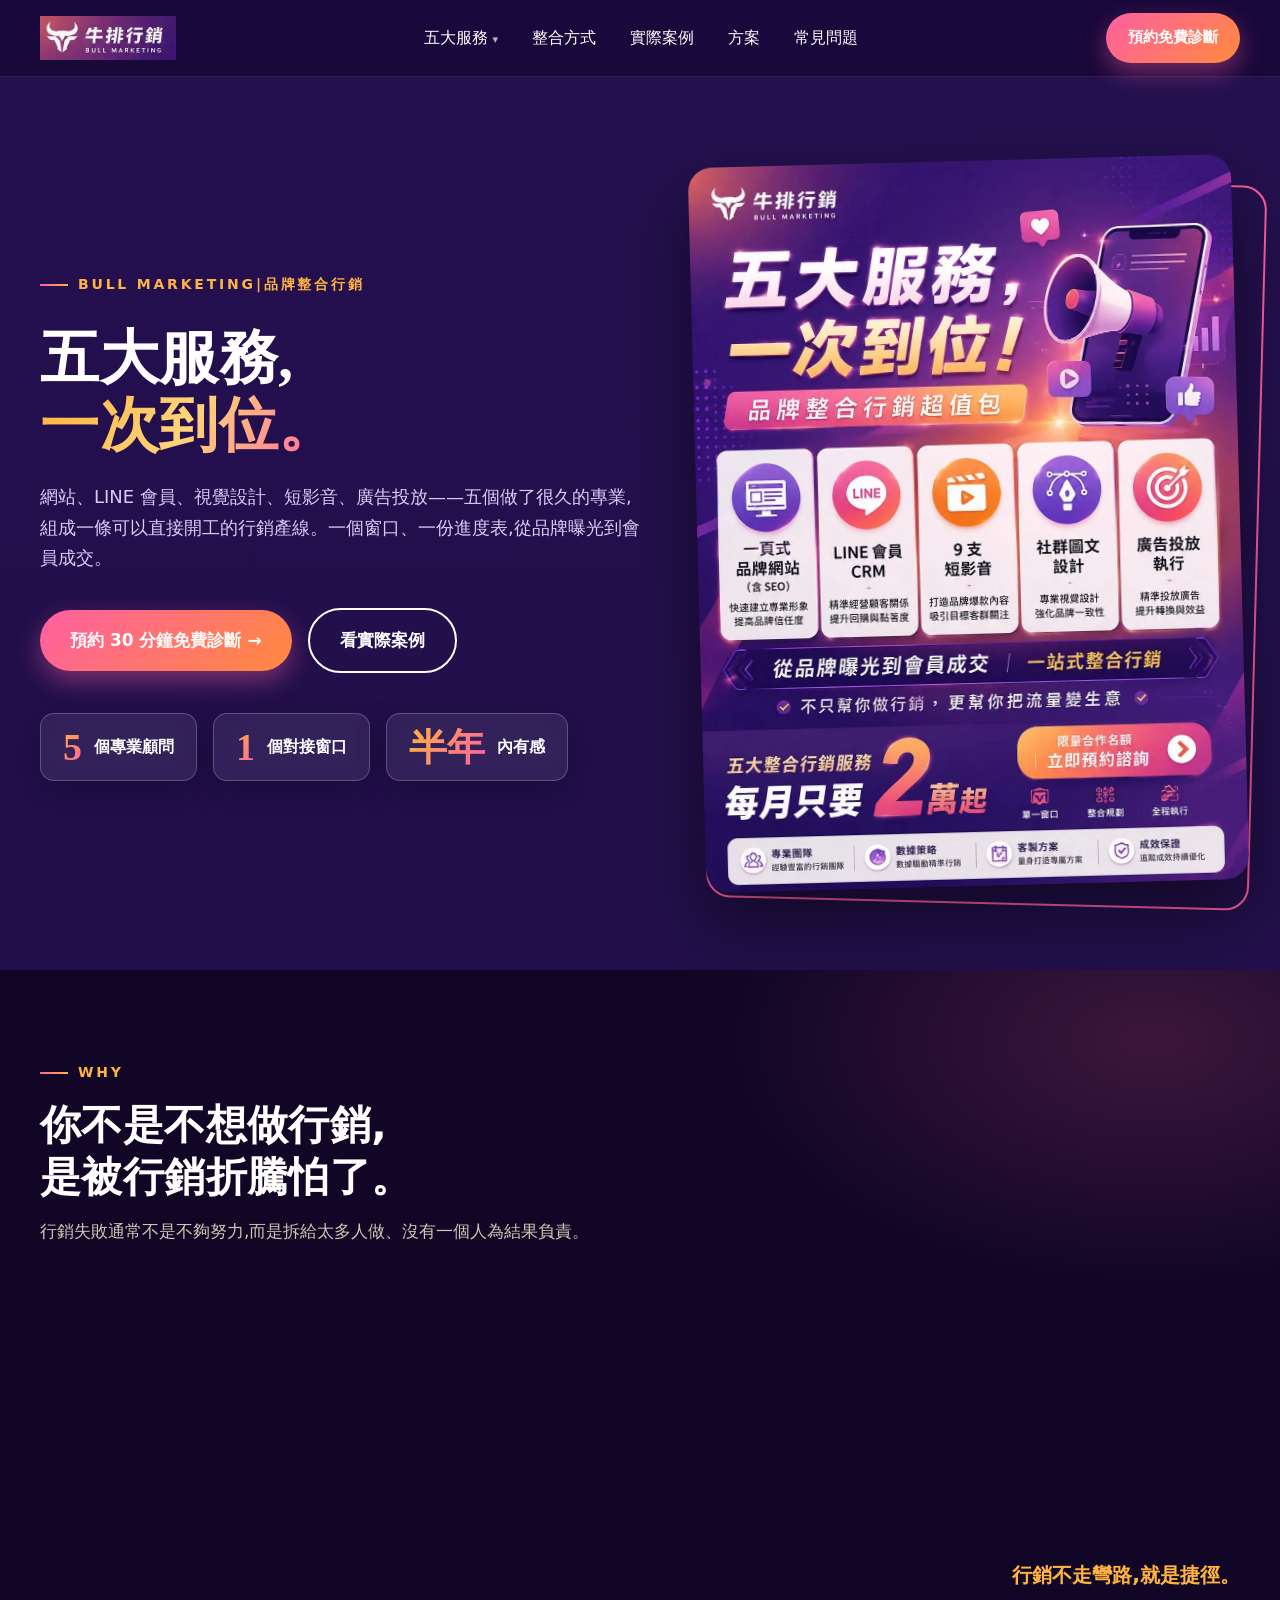
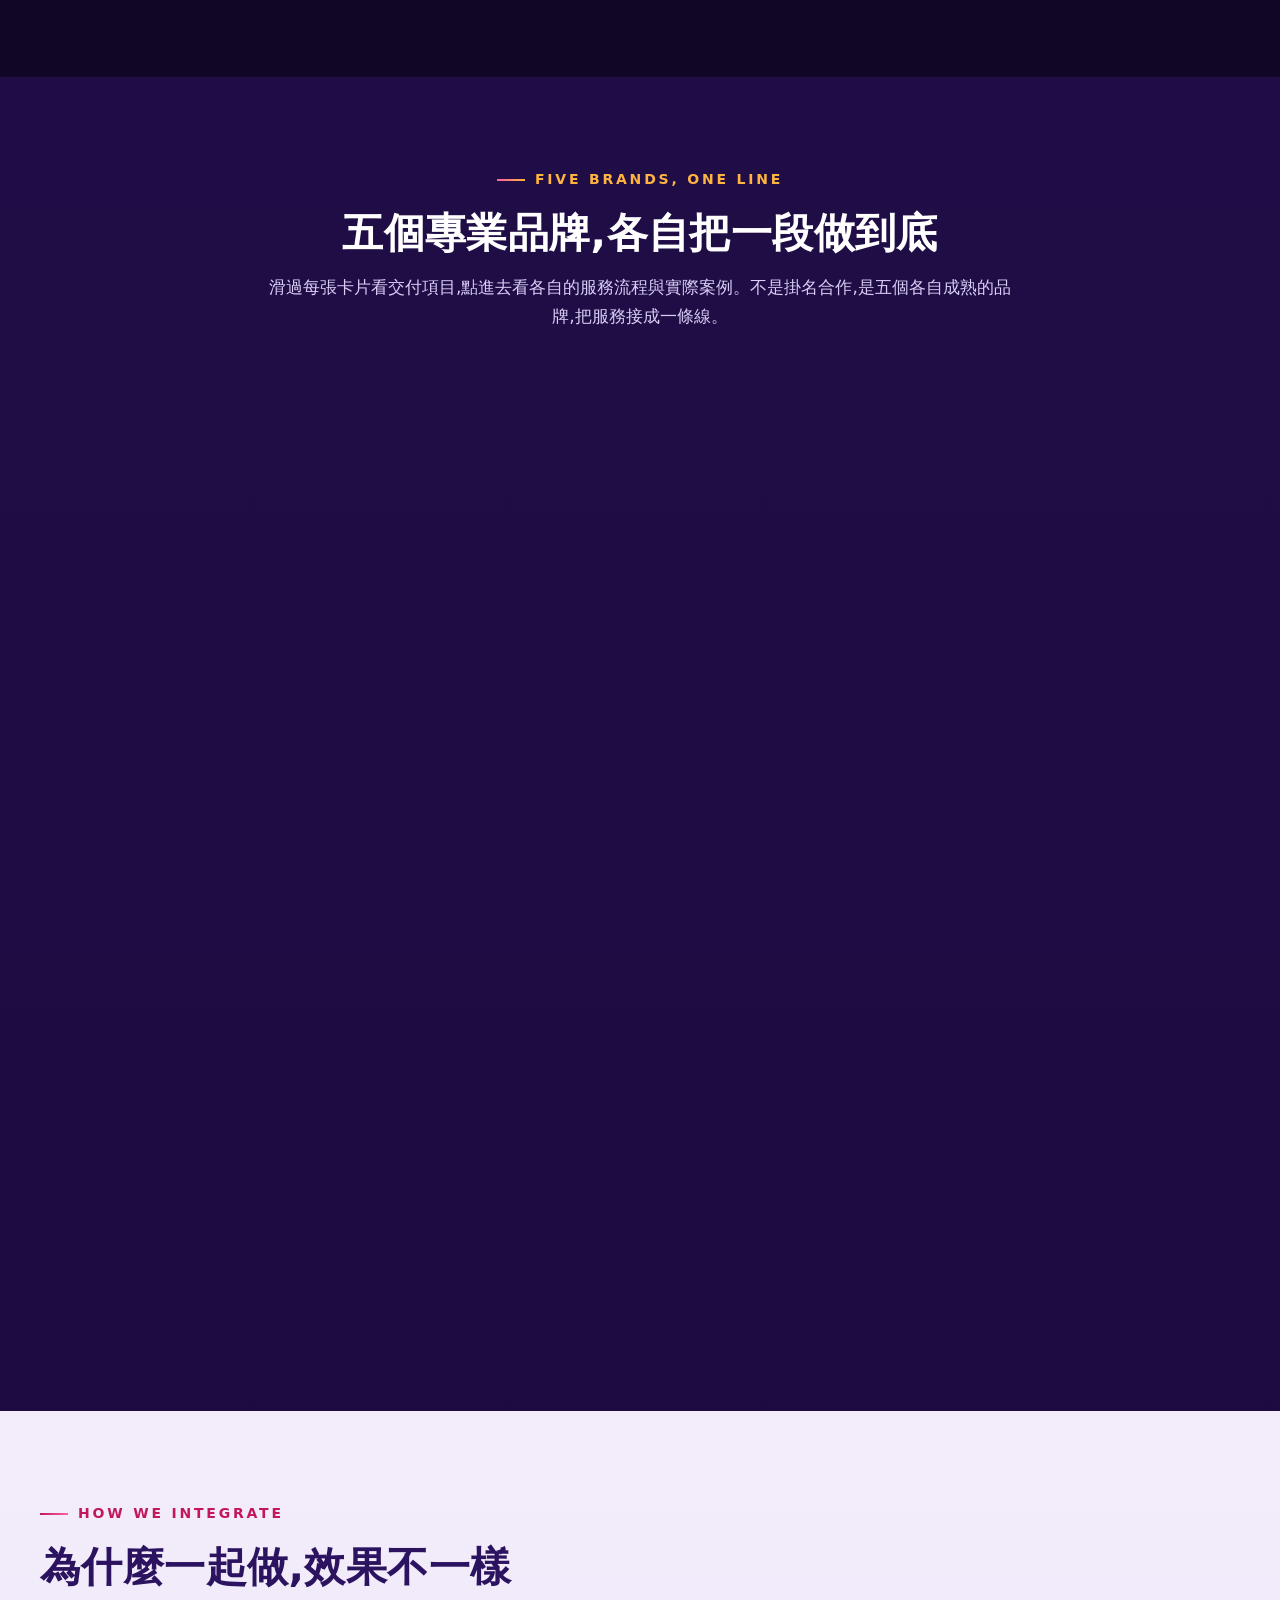
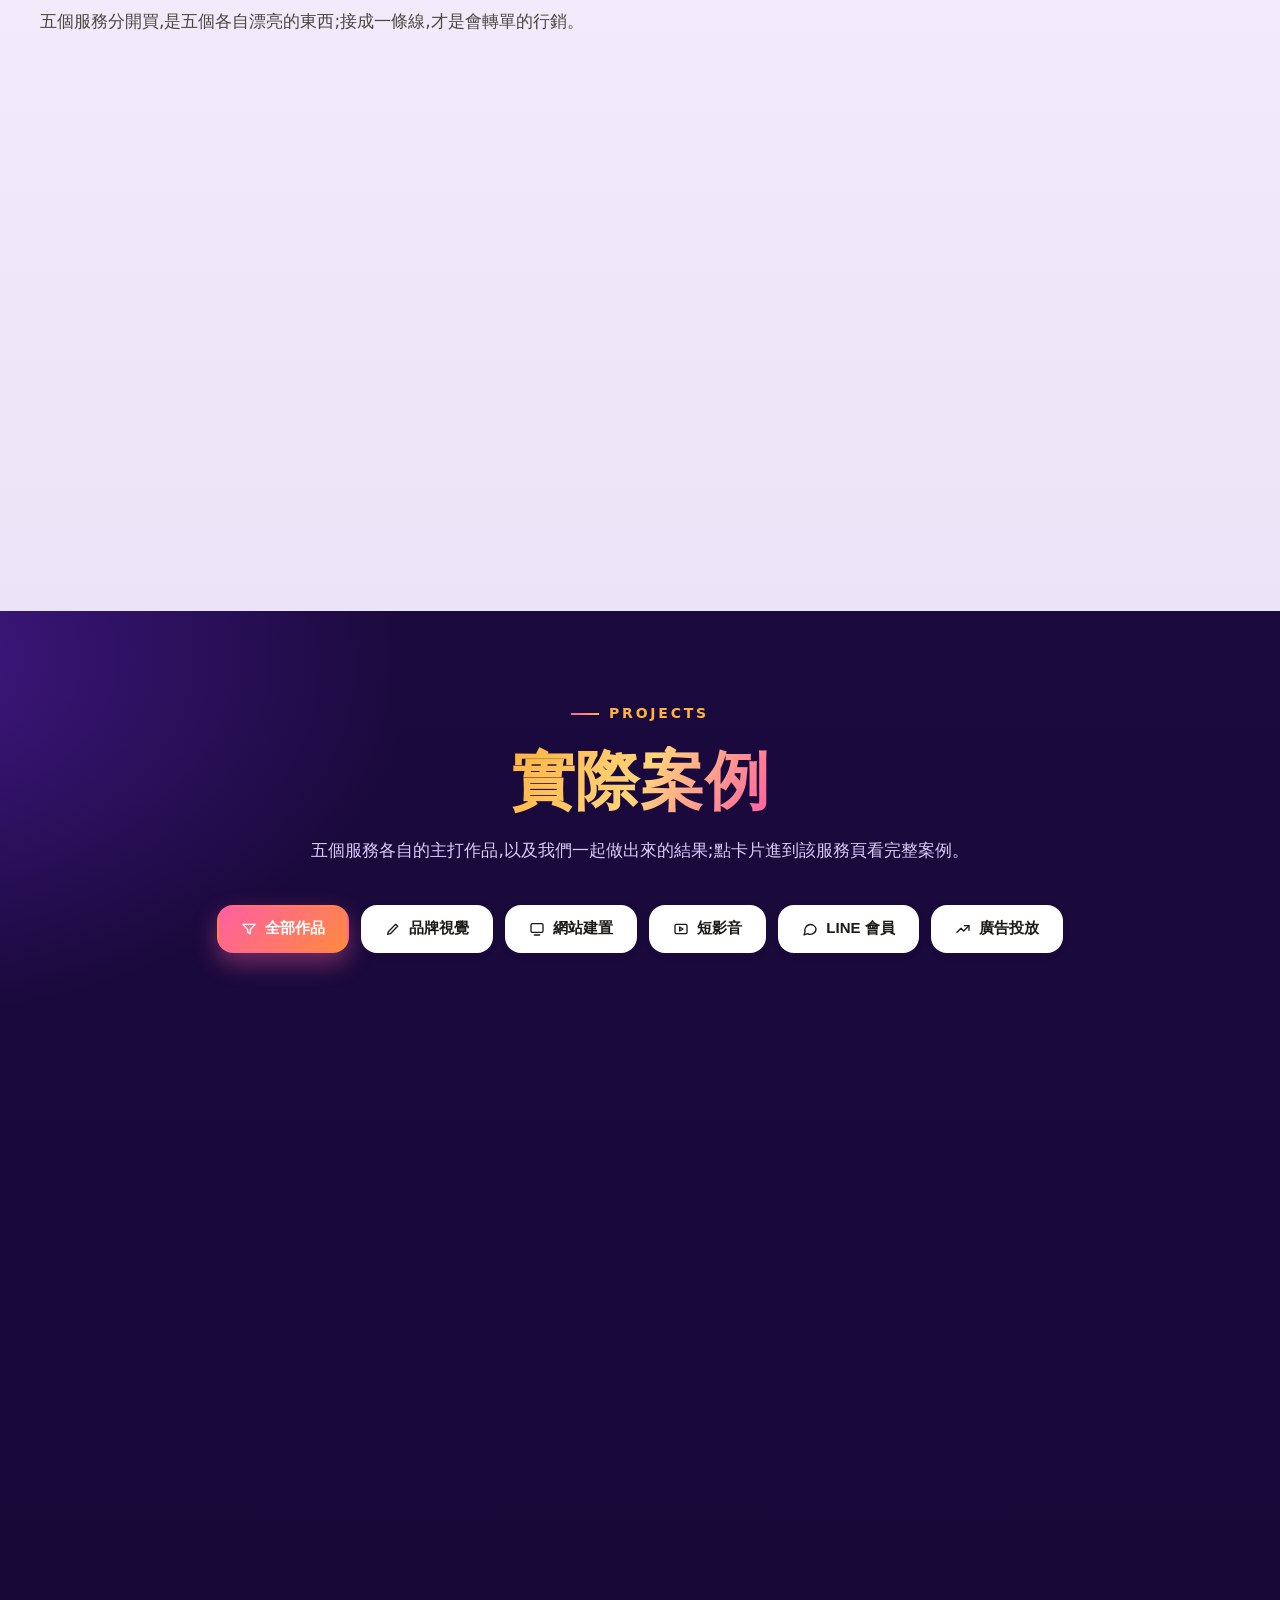
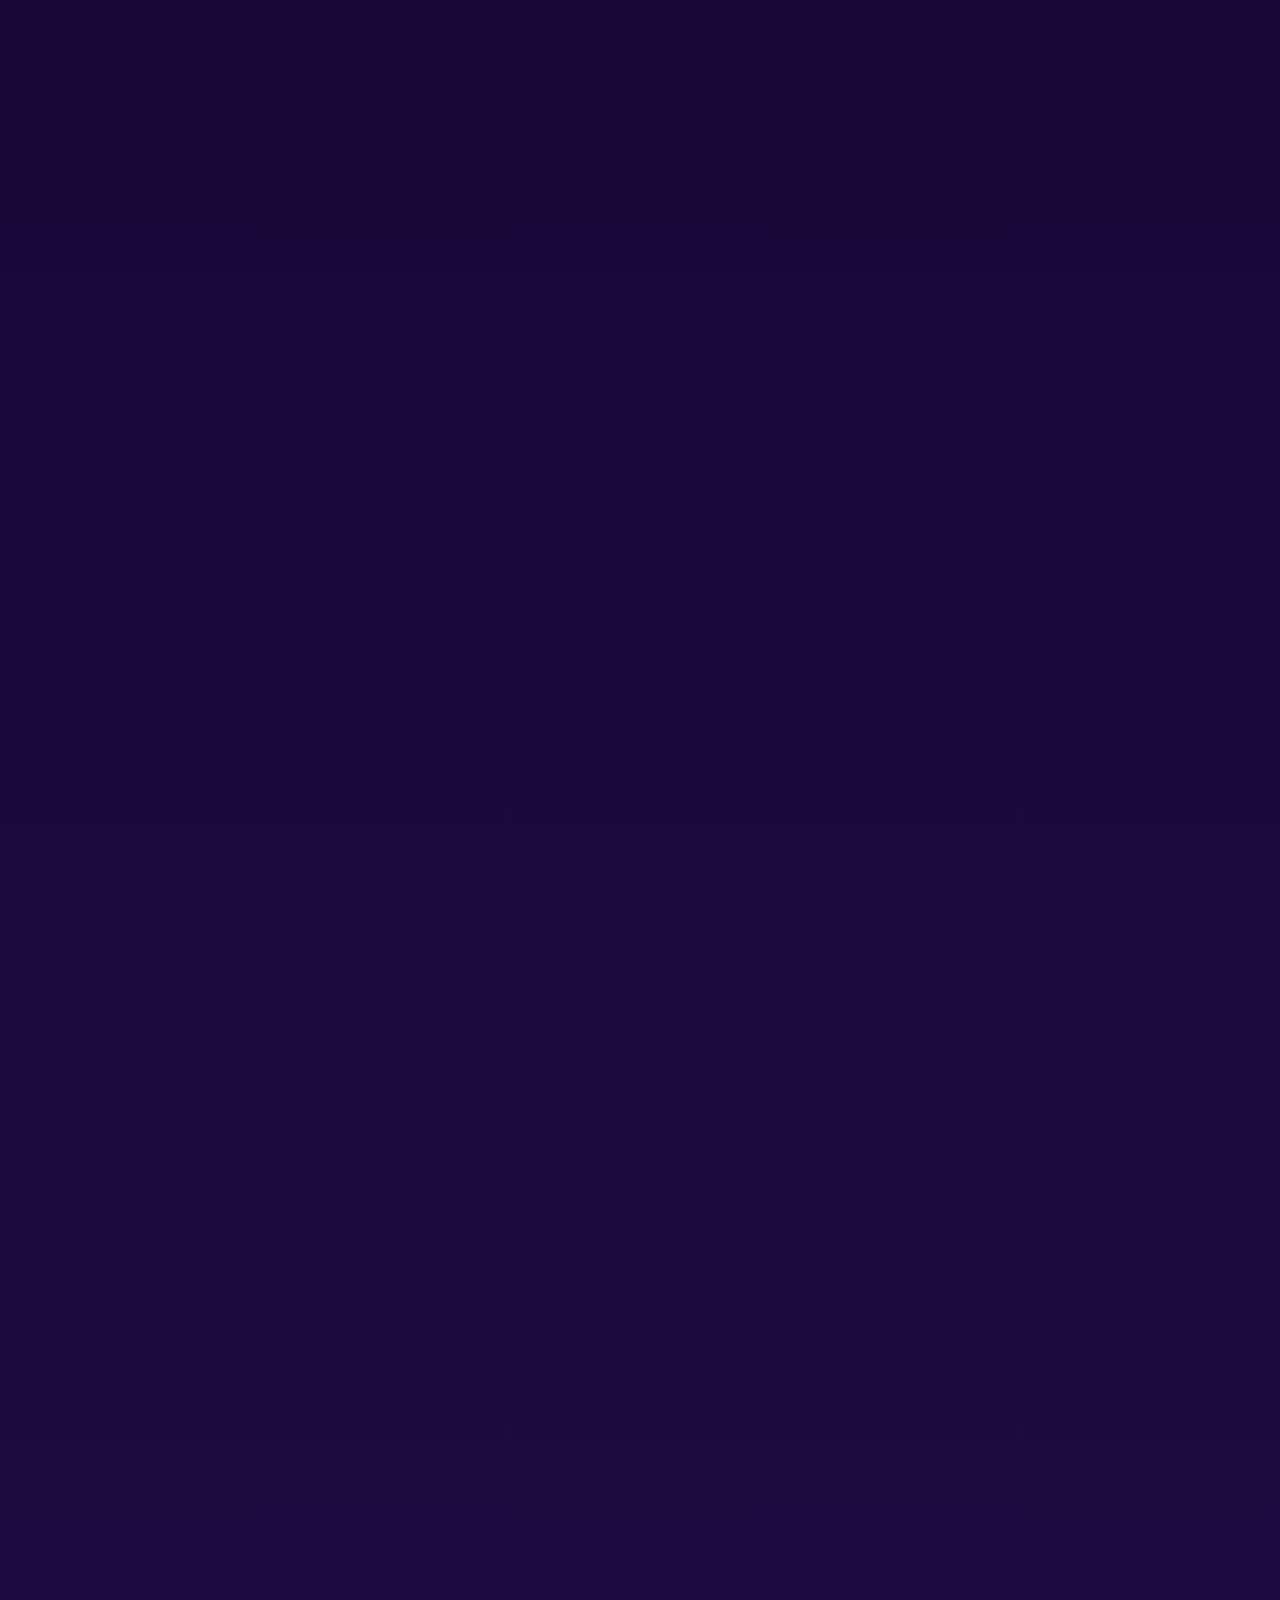
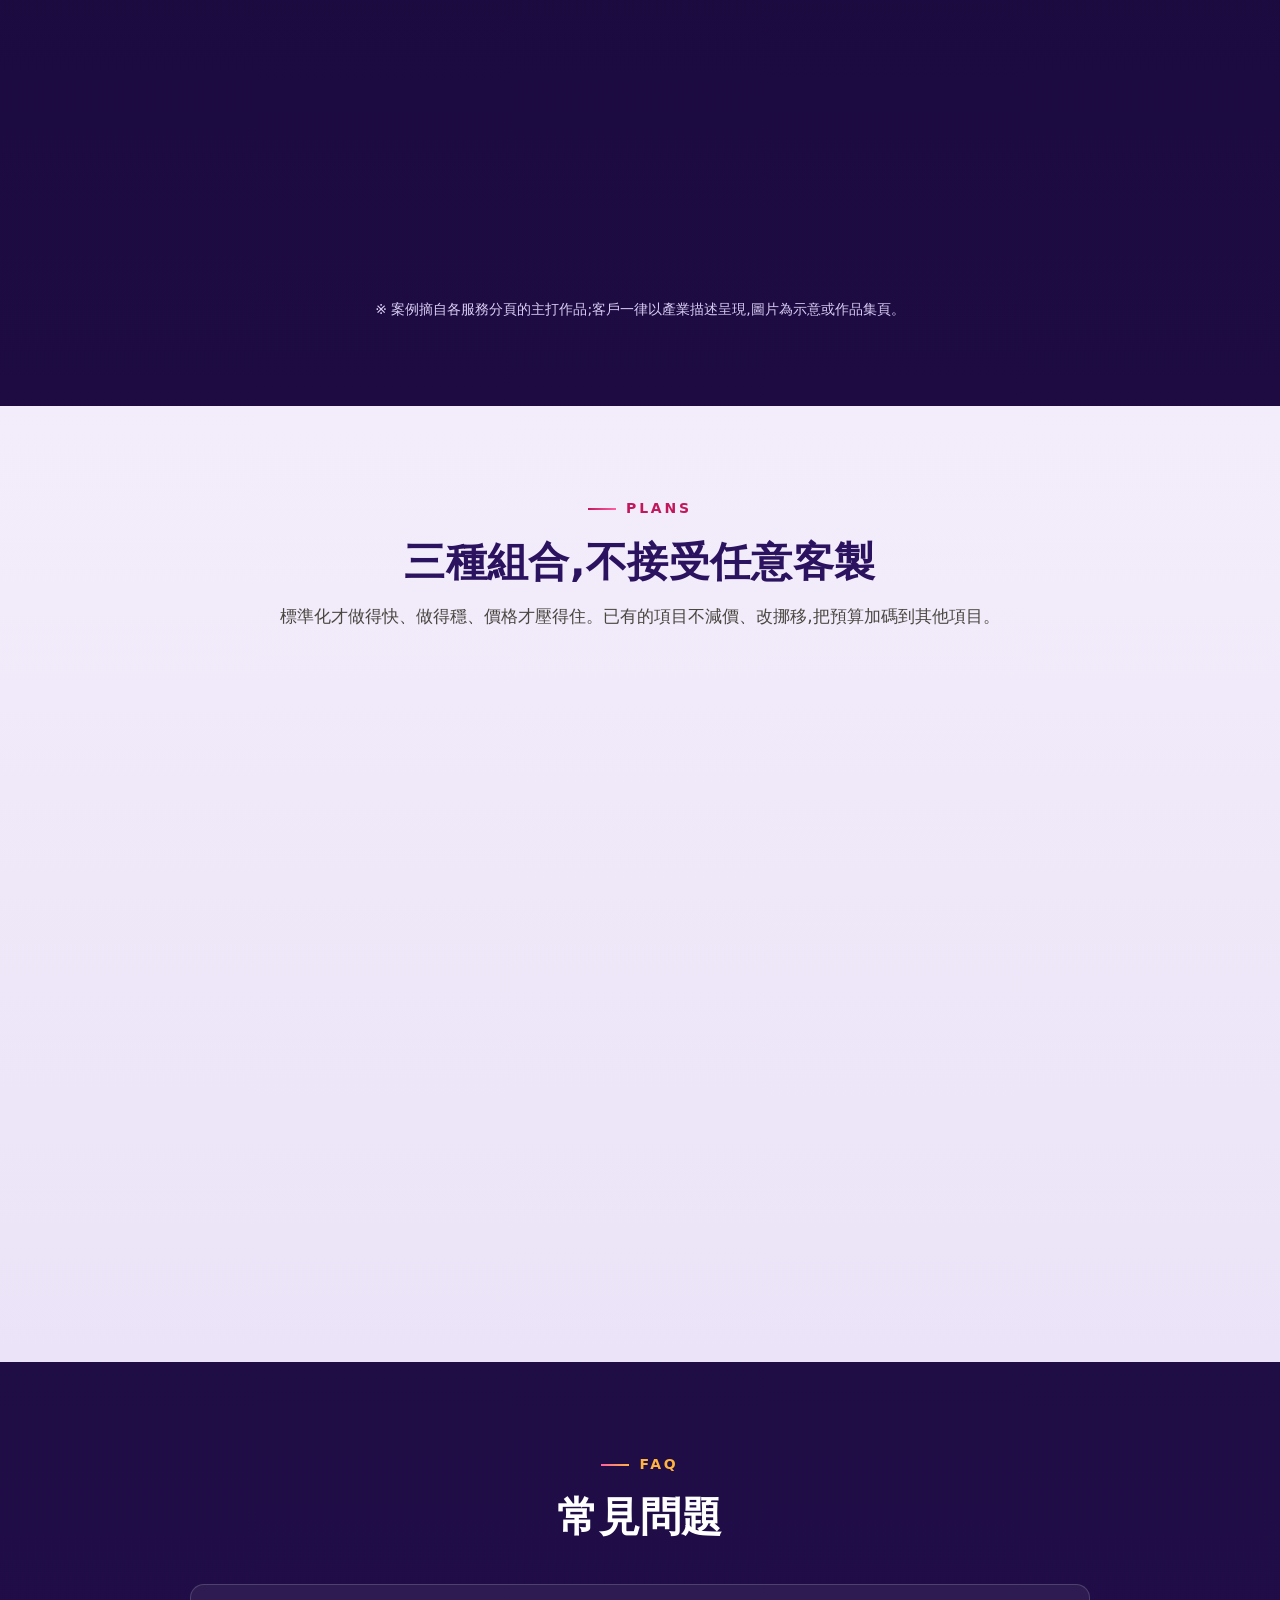
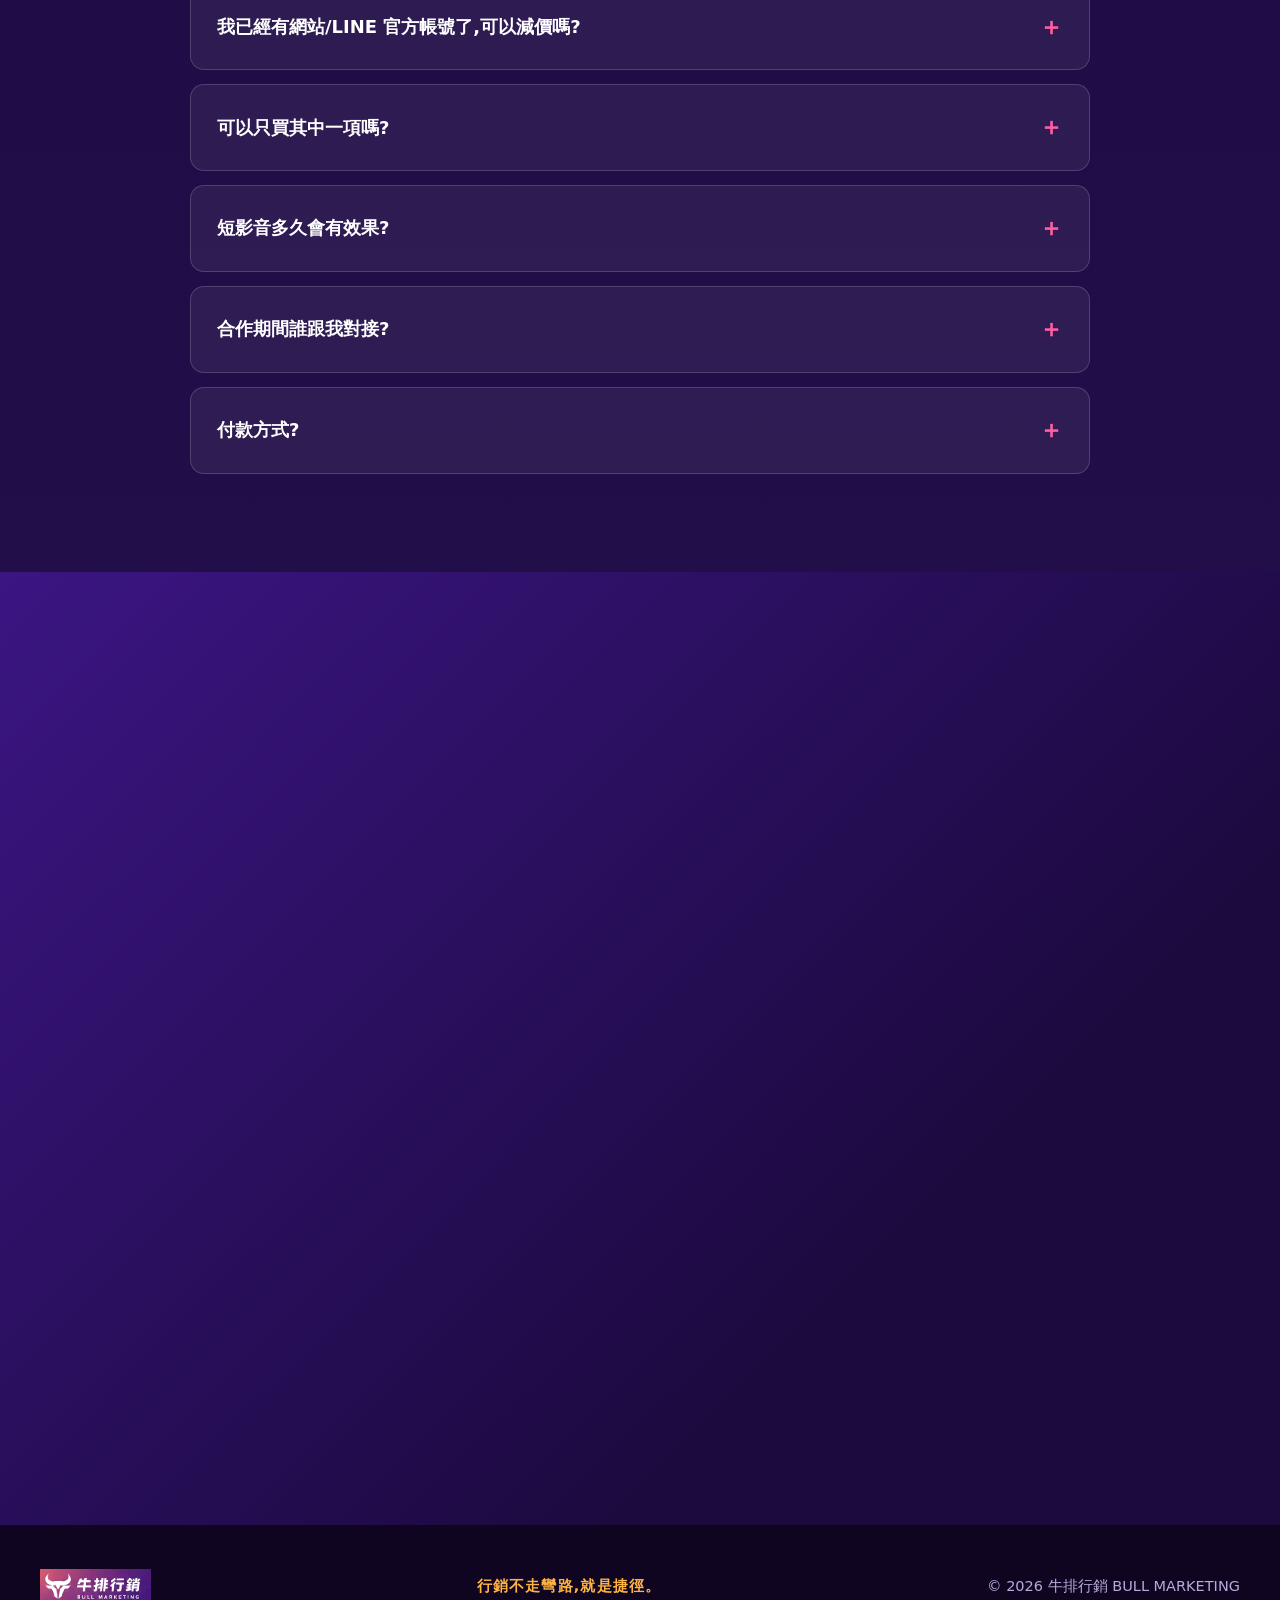
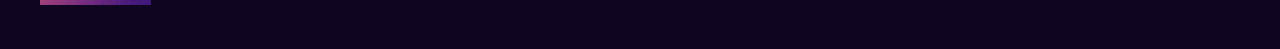
<file: purple/index.html>
<!DOCTYPE html><html lang="zh-Hant-TW"><head><meta charset="utf-8"><meta http-equiv="refresh" content="0;url=../index.html"><link rel="canonical" href="../index.html"><title>轉址中|牛排行銷</title></head><body><a href="../index.html">頁面已移至新網址,點此前往</a></body></html>
</file>
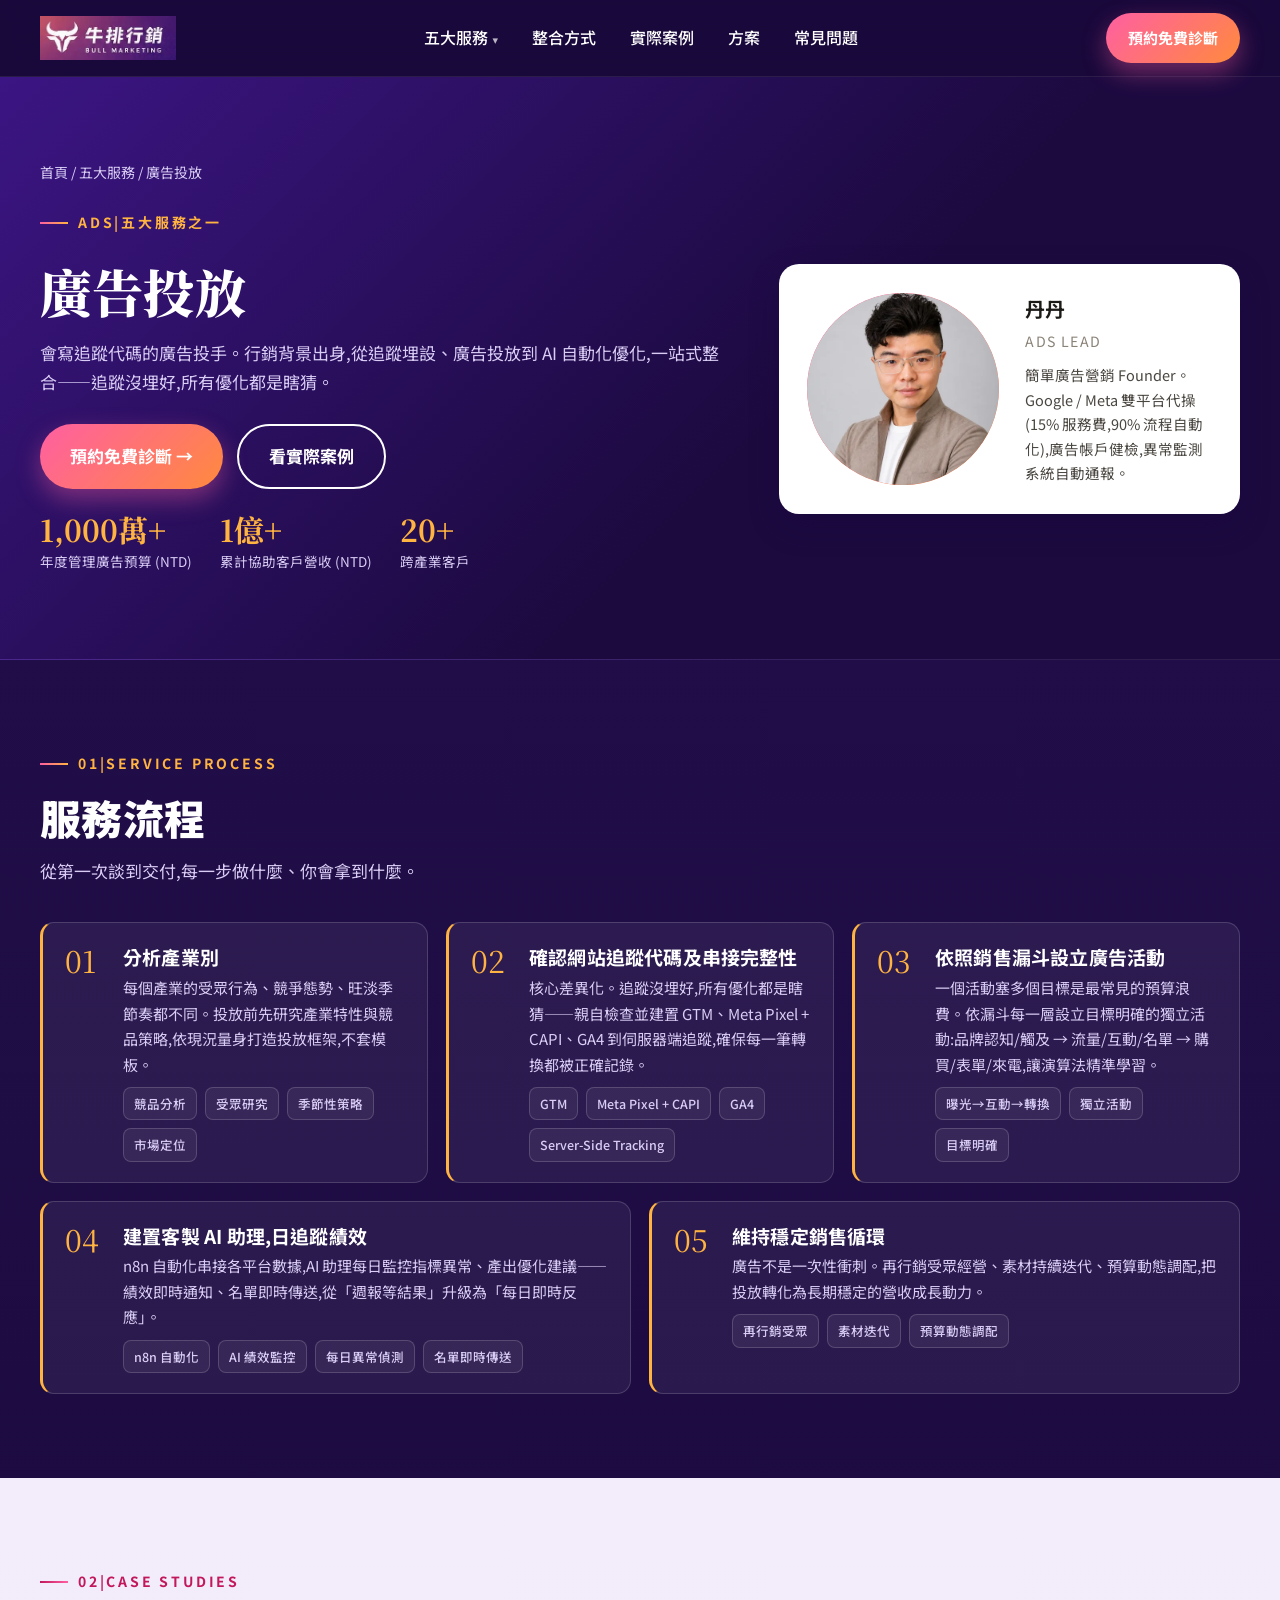
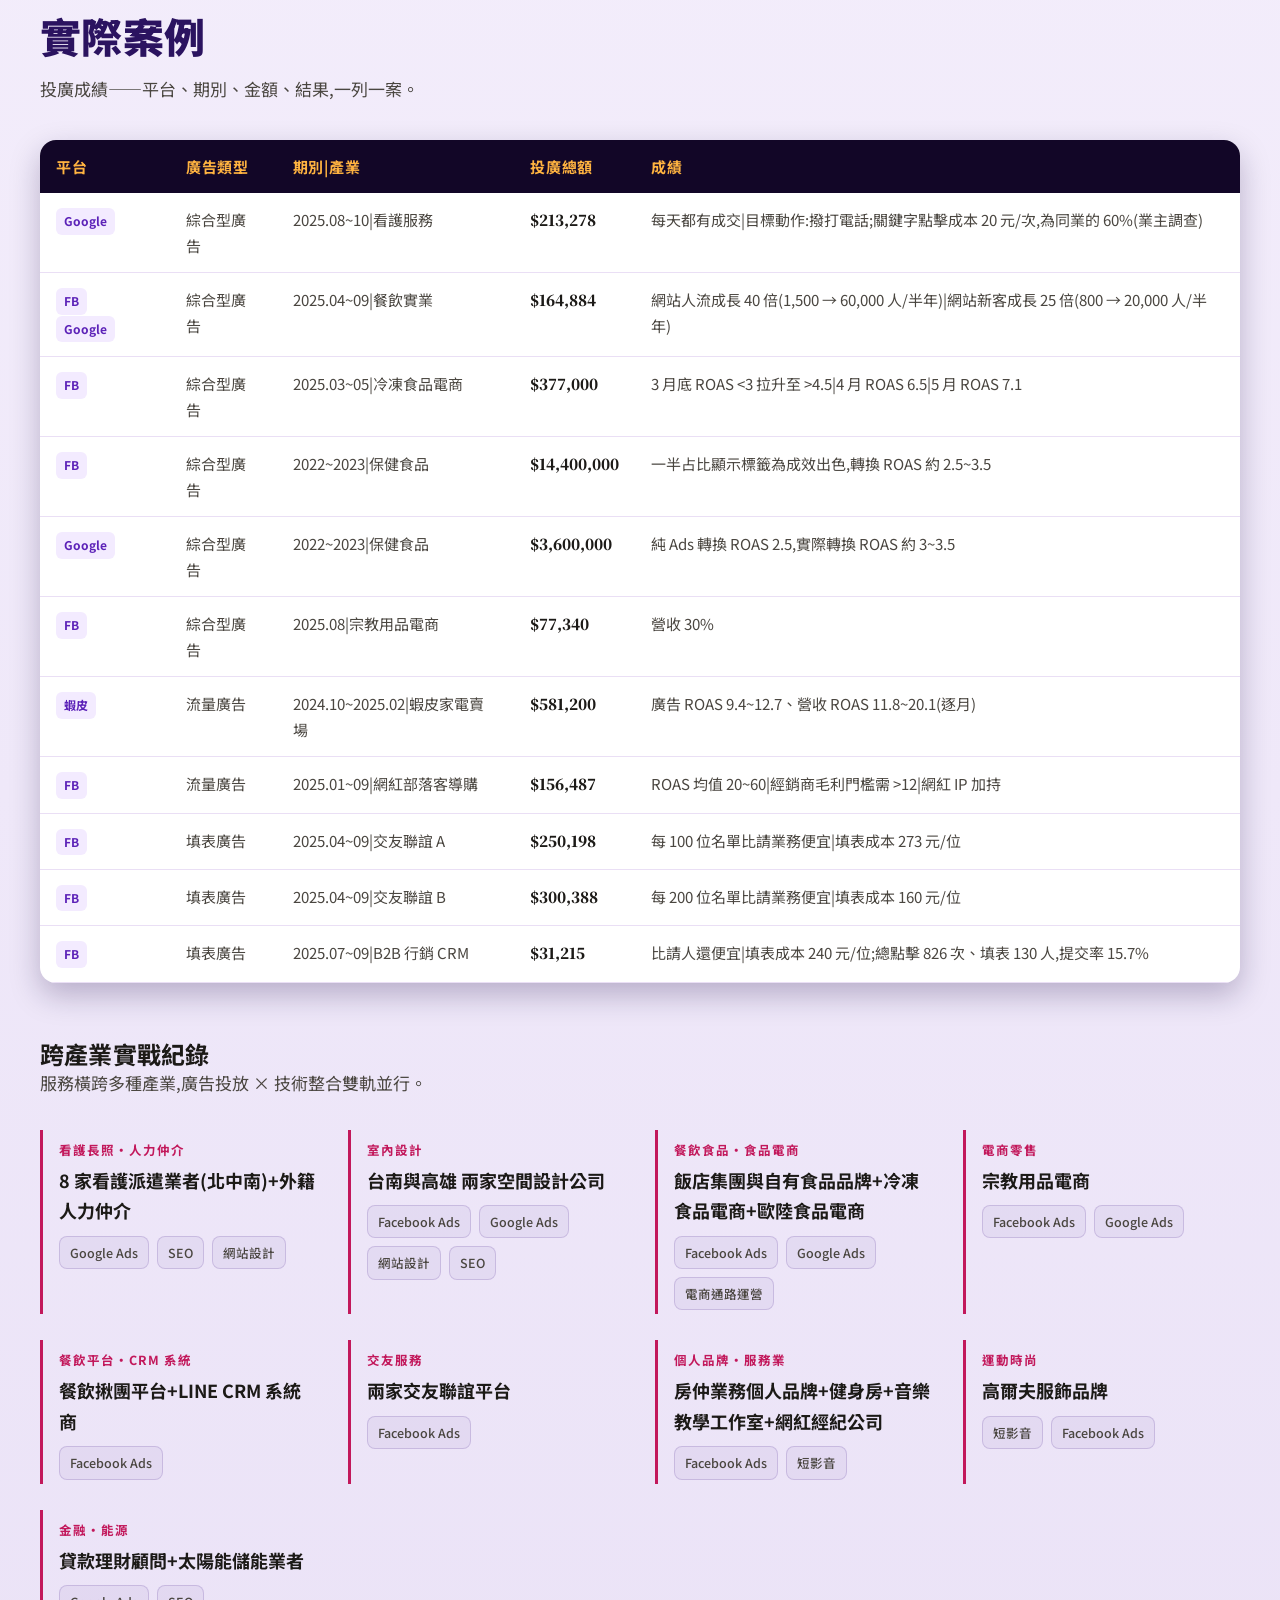
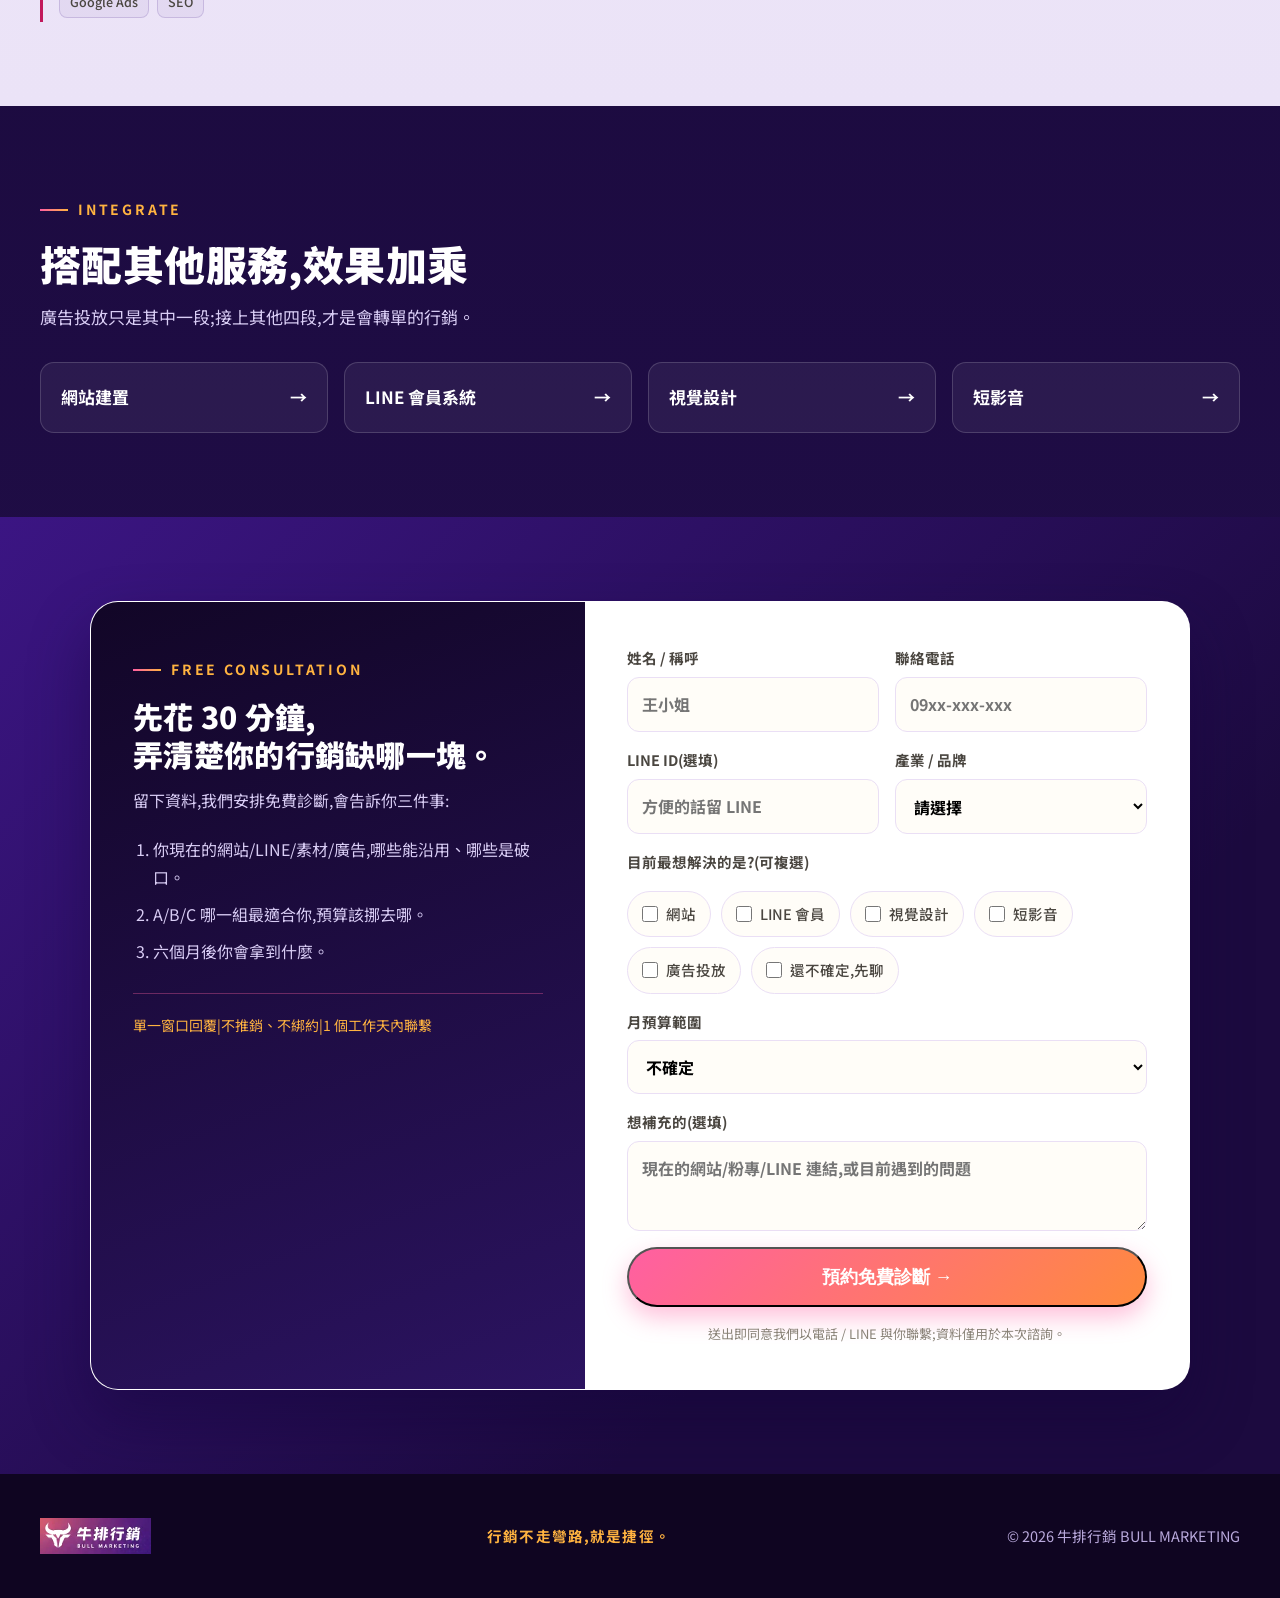
<file: ads.html>
<!DOCTYPE html>
<html lang="zh-Hant-TW">
<head>
<meta charset="utf-8">
<meta name="viewport" content="width=device-width, initial-scale=1">
<title>廣告投放|牛排行銷 BULL MARKETING</title>
<meta name="description" content="牛排行銷 廣告投放 服務流程與實際案例。">
<link rel="preconnect" href="https://fonts.googleapis.com">
<link href="https://fonts.googleapis.com/css2?family=Noto+Sans+TC:wght@400;500;700;900&family=Noto+Serif+TC:wght@600;800&display=swap" rel="stylesheet">
<link rel="stylesheet" href="style.css?v=202609261947">
<link rel="stylesheet" href="theme-purple.css?v=202609261947">
</head>
<body class="page-ads">
<header>
  <div class="wrap nav">
    <a class="logo" href="index.html"><img src="assets/logo.webp" alt="牛排行銷 BULL MARKETING"></a>
    <ul id="menu">
      <li class="has-sub"><a href="index.html#services">五大服務</a>
        <ul class="sub">
          <li><a href="web.html">網站建置|雅芬</a></li>
          <li><a href="crm.html">LINE 會員系統|可芳</a></li>
          <li><a href="visual.html">視覺設計|豐澤</a></li>
          <li><a href="video.html">短影音|David</a></li>
          <li><a href="ads.html">廣告投放|丹丹</a></li>
        </ul>
      </li>
      <li><a href="index.html#integration">整合方式</a></li>
      <li><a href="index.html#projects">實際案例</a></li>
      <li><a href="index.html#plans">方案</a></li>
      <li><a href="index.html#faq">常見問題</a></li>
    </ul>
    <a class="btn btn-gold" href="#contact">預約免費診斷</a>
    <button class="burger" aria-label="選單" onclick="document.getElementById('menu').classList.toggle('open')"><span></span><span></span><span></span></button>
  </div>
</header>
<section class="sub-hero" id="top">
  <div class="wrap">
    <div class="crumb"><a href="index.html">首頁</a> / <a href="index.html#services">五大服務</a> / 廣告投放</div>
    <div class="grid">
      <div>
        <div class="eyebrow">ADS|五大服務之一</div>
        <h1 class="serif">廣告投放</h1>
        <p class="sub">會寫追蹤代碼的廣告投手。行銷背景出身,從追蹤埋設、廣告投放到 AI 自動化優化,一站式整合——追蹤沒埋好,所有優化都是瞎猜。</p>
        <div class="cta" style="display:flex;gap:14px;flex-wrap:wrap">
          <a class="btn btn-gold" href="#contact">預約免費診斷 →</a>
          <a class="btn btn-ghost" href="#cases">看實際案例</a>
        </div>
        <div class="stats"><div><b>1,000萬+</b><span>年度管理廣告預算 (NTD)</span></div><div><b>1億+</b><span>累計協助客戶營收 (NTD)</span></div><div><b>20+</b><span>跨產業客戶</span></div></div>
      </div>
      <div class="owner reveal">
        <div class="av photo"><img src="assets/dandan.webp" alt="丹丹"></div>
        <div><b>丹丹</b><small>ADS LEAD</small><p>簡單廣告營銷 Founder。Google / Meta 雙平台代操(15% 服務費,90% 流程自動化),廣告帳戶健檢,異常監測系統自動通報。</p></div>
      </div>
    </div>
  </div>
</section>

<section id="process">
  <div class="wrap">
    <div class="eyebrow">01|Service Process</div>
    <h2 class="h2">服務流程</h2>
    <p class="lead">從第一次談到交付,每一步做什麼、你會拿到什麼。</p>
    <div class="steps"><div class="step reveal"><div class="no">01</div><div><h3>分析產業別</h3><p>每個產業的受眾行為、競爭態勢、旺淡季節奏都不同。投放前先研究產業特性與競品策略,依現況量身打造投放框架,不套模板。</p><div class="chips"><span>競品分析</span><span>受眾研究</span><span>季節性策略</span><span>市場定位</span></div></div></div><div class="step reveal"><div class="no">02</div><div><h3>確認網站追蹤代碼及串接完整性</h3><p>核心差異化。追蹤沒埋好,所有優化都是瞎猜——親自檢查並建置 GTM、Meta Pixel + CAPI、GA4 到伺服器端追蹤,確保每一筆轉換都被正確記錄。</p><div class="chips"><span>GTM</span><span>Meta Pixel + CAPI</span><span>GA4</span><span>Server-Side Tracking</span></div></div></div><div class="step reveal"><div class="no">03</div><div><h3>依照銷售漏斗設立廣告活動</h3><p>一個活動塞多個目標是最常見的預算浪費。依漏斗每一層設立目標明確的獨立活動:品牌認知/觸及 → 流量/互動/名單 → 購買/表單/來電,讓演算法精準學習。</p><div class="chips"><span>曝光→互動→轉換</span><span>獨立活動</span><span>目標明確</span></div></div></div><div class="step reveal"><div class="no">04</div><div><h3>建置客製 AI 助理,日追蹤績效</h3><p>n8n 自動化串接各平台數據,AI 助理每日監控指標異常、產出優化建議——績效即時通知、名單即時傳送,從「週報等結果」升級為「每日即時反應」。</p><div class="chips"><span>n8n 自動化</span><span>AI 績效監控</span><span>每日異常偵測</span><span>名單即時傳送</span></div></div></div><div class="step reveal"><div class="no">05</div><div><h3>維持穩定銷售循環</h3><p>廣告不是一次性衝刺。再行銷受眾經營、素材持續迭代、預算動態調配,把投放轉化為長期穩定的營收成長動力。</p><div class="chips"><span>再行銷受眾</span><span>素材迭代</span><span>預算動態調配</span></div></div></div></div>
  </div>
</section>

<section id="cases" style="background:#fff">
  <div class="wrap">
    <div class="eyebrow">02|Case Studies</div>
    <h2 class="h2">實際案例</h2>
    <p class="lead">投廣成績——平台、期別、金額、結果,一列一案。</p>
<div class="tbl-wrap"><table class="res"><thead><tr><th>平台</th><th>廣告類型</th><th>期別|產業</th><th>投廣總額</th><th>成績</th></tr></thead><tbody><tr><td><span class="pf">Google</span></td><td>綜合型廣告</td><td>2025.08~10|看護服務</td><td class="money">$213,278</td><td>每天都有成交|目標動作:撥打電話;關鍵字點擊成本 20 元/次,為同業的 60%(業主調查)</td></tr><tr><td><span class="pf">FB</span><span class="pf">Google</span></td><td>綜合型廣告</td><td>2025.04~09|餐飲實業</td><td class="money">$164,884</td><td>網站人流成長 40 倍(1,500 → 60,000 人/半年)|網站新客成長 25 倍(800 → 20,000 人/半年)</td></tr><tr><td><span class="pf">FB</span></td><td>綜合型廣告</td><td>2025.03~05|冷凍食品電商</td><td class="money">$377,000</td><td>3 月底 ROAS &lt;3 拉升至 &gt;4.5|4 月 ROAS 6.5|5 月 ROAS 7.1</td></tr><tr><td><span class="pf">FB</span></td><td>綜合型廣告</td><td>2022~2023|保健食品</td><td class="money">$14,400,000</td><td>一半占比顯示標籤為成效出色,轉換 ROAS 約 2.5~3.5</td></tr><tr><td><span class="pf">Google</span></td><td>綜合型廣告</td><td>2022~2023|保健食品</td><td class="money">$3,600,000</td><td>純 Ads 轉換 ROAS 2.5,實際轉換 ROAS 約 3~3.5</td></tr><tr><td><span class="pf">FB</span></td><td>綜合型廣告</td><td>2025.08|宗教用品電商</td><td class="money">$77,340</td><td>營收 30%</td></tr><tr><td><span class="pf">蝦皮</span></td><td>流量廣告</td><td>2024.10~2025.02|蝦皮家電賣場</td><td class="money">$581,200</td><td>廣告 ROAS 9.4~12.7、營收 ROAS 11.8~20.1(逐月)</td></tr><tr><td><span class="pf">FB</span></td><td>流量廣告</td><td>2025.01~09|網紅部落客導購</td><td class="money">$156,487</td><td>ROAS 均值 20~60|經銷商毛利門檻需 &gt;12|網紅 IP 加持</td></tr><tr><td><span class="pf">FB</span></td><td>填表廣告</td><td>2025.04~09|交友聯誼 A</td><td class="money">$250,198</td><td>每 100 位名單比請業務便宜|填表成本 273 元/位</td></tr><tr><td><span class="pf">FB</span></td><td>填表廣告</td><td>2025.04~09|交友聯誼 B</td><td class="money">$300,388</td><td>每 200 位名單比請業務便宜|填表成本 160 元/位</td></tr><tr><td><span class="pf">FB</span></td><td>填表廣告</td><td>2025.07~09|B2B 行銷 CRM</td><td class="money">$31,215</td><td>比請人還便宜|填表成本 240 元/位;總點擊 826 次、填表 130 人,提交率 15.7%</td></tr></tbody></table></div>
<h3 style="font-size:24px;margin-top:56px">跨產業實戰紀錄</h3>
<p class="lead">服務橫跨多種產業,廣告投放 × 技術整合雙軌並行。</p>
<div class="ind-grid"><div class="ind reveal"><small>看護長照・人力仲介</small><b>8 家看護派遣業者(北中南)+外籍人力仲介</b><div class="chips"><span>Google Ads</span><span>SEO</span><span>網站設計</span></div></div><div class="ind reveal"><small>室內設計</small><b>台南與高雄 兩家空間設計公司</b><div class="chips"><span>Facebook Ads</span><span>Google Ads</span><span>網站設計</span><span>SEO</span></div></div><div class="ind reveal"><small>餐飲食品・食品電商</small><b>飯店集團與自有食品品牌+冷凍食品電商+歐陸食品電商</b><div class="chips"><span>Facebook Ads</span><span>Google Ads</span><span>電商通路運營</span></div></div><div class="ind reveal"><small>電商零售</small><b>宗教用品電商</b><div class="chips"><span>Facebook Ads</span><span>Google Ads</span></div></div><div class="ind reveal"><small>餐飲平台・CRM 系統</small><b>餐飲揪團平台+LINE CRM 系統商</b><div class="chips"><span>Facebook Ads</span></div></div><div class="ind reveal"><small>交友服務</small><b>兩家交友聯誼平台</b><div class="chips"><span>Facebook Ads</span></div></div><div class="ind reveal"><small>個人品牌・服務業</small><b>房仲業務個人品牌+健身房+音樂教學工作室+網紅經紀公司</b><div class="chips"><span>Facebook Ads</span><span>短影音</span></div></div><div class="ind reveal"><small>運動時尚</small><b>高爾夫服飾品牌</b><div class="chips"><span>短影音</span><span>Facebook Ads</span></div></div><div class="ind reveal"><small>金融・能源</small><b>貸款理財顧問+太陽能儲能業者</b><div class="chips"><span>Google Ads</span><span>SEO</span></div></div></div>
    
  </div>
</section>

<section>
  <div class="wrap">
    <div class="eyebrow">Integrate</div>
    <h2 class="h2">搭配其他服務,效果加乘</h2>
    <p class="lead">廣告投放只是其中一段;接上其他四段,才是會轉單的行銷。</p>
    <div class="other-svc"><a href="web.html">網站建置<span>→</span></a><a href="crm.html">LINE 會員系統<span>→</span></a><a href="visual.html">視覺設計<span>→</span></a><a href="video.html">短影音<span>→</span></a></div>
  </div>
</section>

<!-- 8 LEAD FORM -->
<section class="lead-sec" id="contact">
  <div class="wrap">
    <div class="lead-box reveal">
      <div class="info">
        <div class="eyebrow">Free Consultation</div>
        <h2 class="h2">先花 30 分鐘,<br>弄清楚你的行銷缺哪一塊。</h2>
        <p>留下資料,我們安排免費診斷,會告訴你三件事:</p>
        <ol>
          <li>你現在的網站/LINE/素材/廣告,哪些能沿用、哪些是破口。</li>
          <li>A/B/C 哪一組最適合你,預算該挪去哪。</li>
          <li>六個月後你會拿到什麼。</li>
        </ol>
        <div class="note">單一窗口回覆|不推銷、不綁約|1 個工作天內聯繫</div>
      </div>
      <form id="leadForm" novalidate>
        <div class="row">
          <label>姓名 / 稱呼<input name="name" required placeholder="王小姐"></label>
          <label>聯絡電話<input name="phone" type="tel" required placeholder="09xx-xxx-xxx"></label>
        </div>
        <div class="row">
          <label>LINE ID(選填)<input name="line" placeholder="方便的話留 LINE"></label>
          <label>產業 / 品牌
            <select name="industry" required>
              <option value="">請選擇</option>
              <option>餐飲 / 食品</option><option>美業 / 身心靈</option><option>零售 / 電商</option>
              <option>室內設計 / 工程</option><option>醫療 / 長照</option><option>教育 / 課程</option>
              <option>房產 / 金融</option><option>其他</option>
            </select>
          </label>
        </div>
        <label>目前最想解決的是?(可複選)</label>
        <div class="chk">
          <label><input type="checkbox" name="services" value="網站">網站</label>
          <label><input type="checkbox" name="services" value="LINE會員">LINE 會員</label>
          <label><input type="checkbox" name="services" value="視覺">視覺設計</label>
          <label><input type="checkbox" name="services" value="短影音">短影音</label>
          <label><input type="checkbox" name="services" value="廣告">廣告投放</label>
          <label><input type="checkbox" name="services" value="不確定">還不確定,先聊</label>
        </div>
        <label>月預算範圍
          <select name="budget">
            <option value="">不確定</option><option>2 萬以下</option><option>2–5 萬</option><option>5–10 萬</option><option>10 萬以上</option>
          </select>
        </label>
        <label>想補充的(選填)<textarea name="msg" placeholder="現在的網站/粉專/LINE 連結,或目前遇到的問題"></textarea></label>
        <button class="btn btn-gold" type="submit">預約免費診斷 →</button>
        <div class="fine">送出即同意我們以電話 / LINE 與你聯繫;資料僅用於本次諮詢。</div>
      </form>
    </div>
  </div>
</section>
<footer>
  <div class="wrap">
    <img src="assets/logo.webp" alt="牛排行銷">
    <div class="slogan">行銷不走彎路,就是捷徑。</div>
    <div>© 2026 牛排行銷 BULL MARKETING</div>
  </div>
</footer>
<div class="mbar">
  <a class="tel" href="tel:0900000000">☎ 來電</a>
  <a class="line" href="#" onclick="alert('LINE 官方帳號連結待接');return false;">LINE</a>
  <a class="form" href="#contact">預約免費診斷</a>
</div>
<script src="app.js"></script>
</body>
</html>
</file>
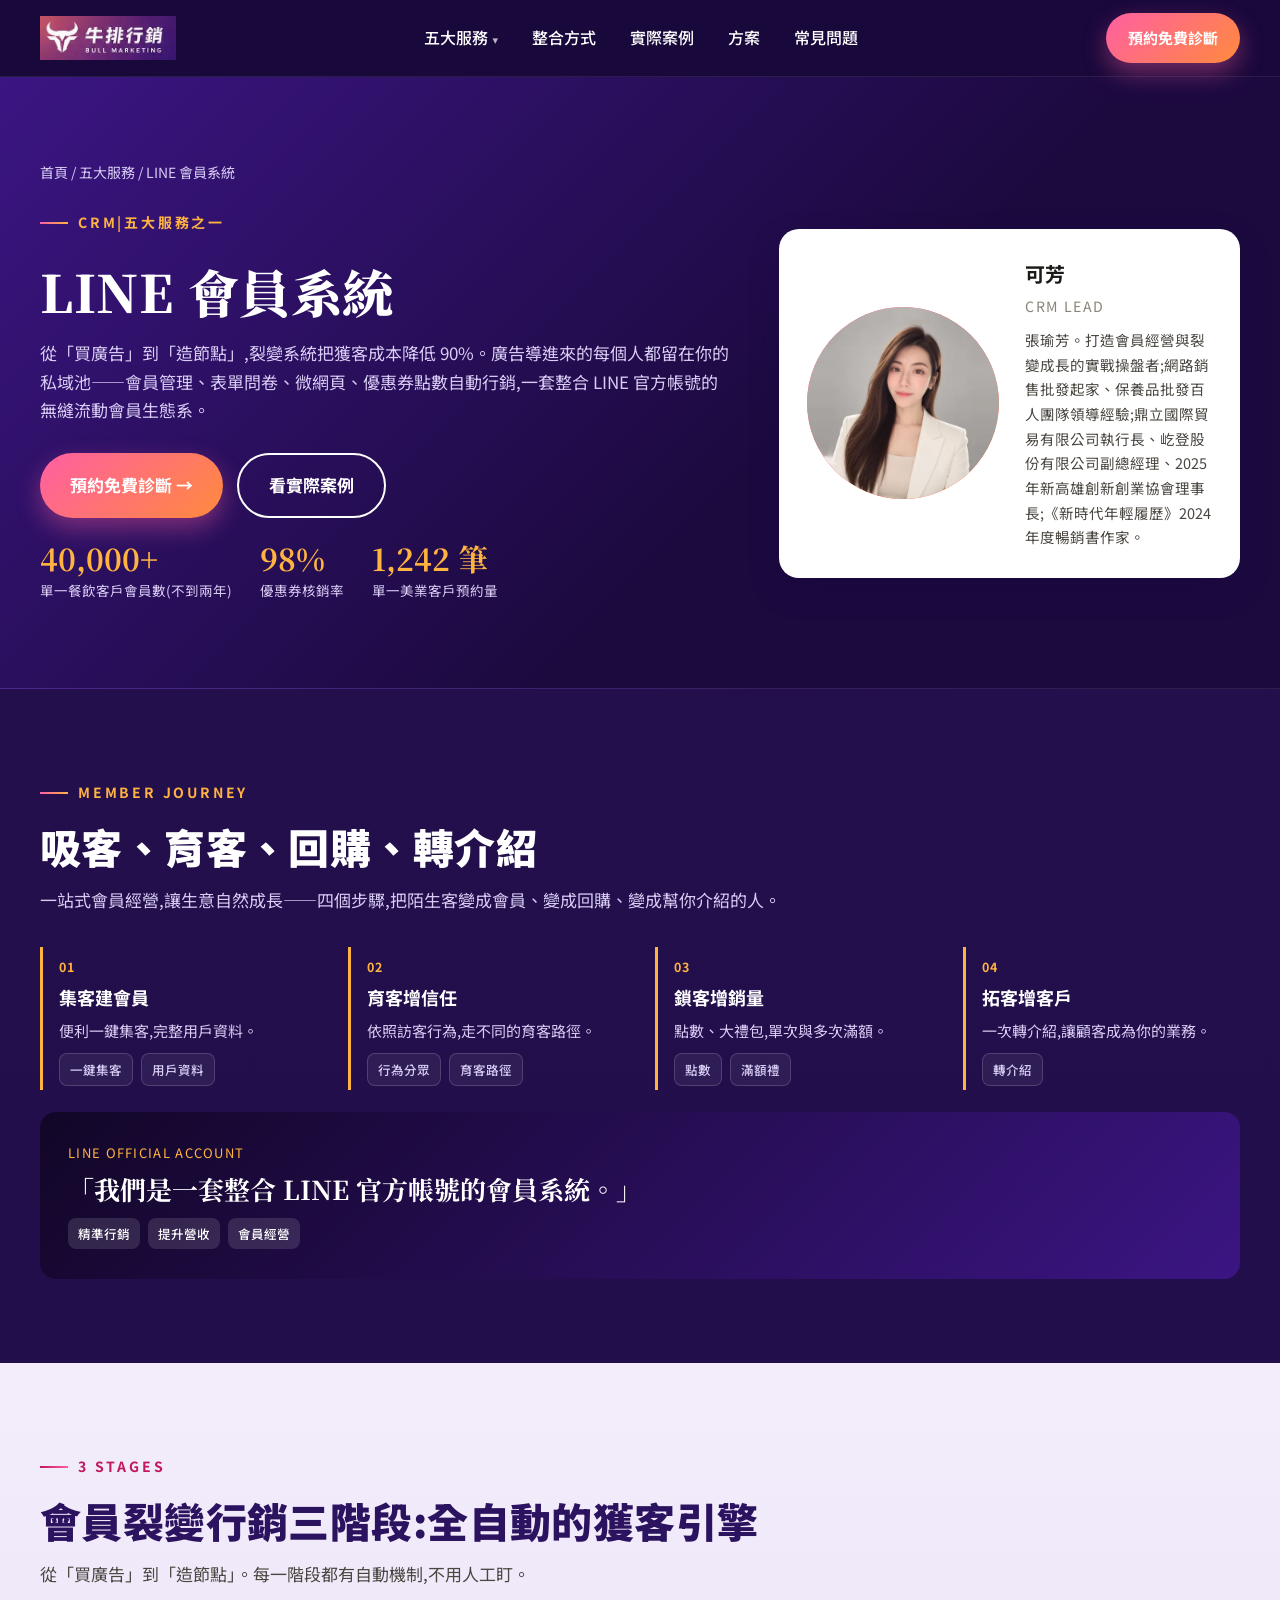
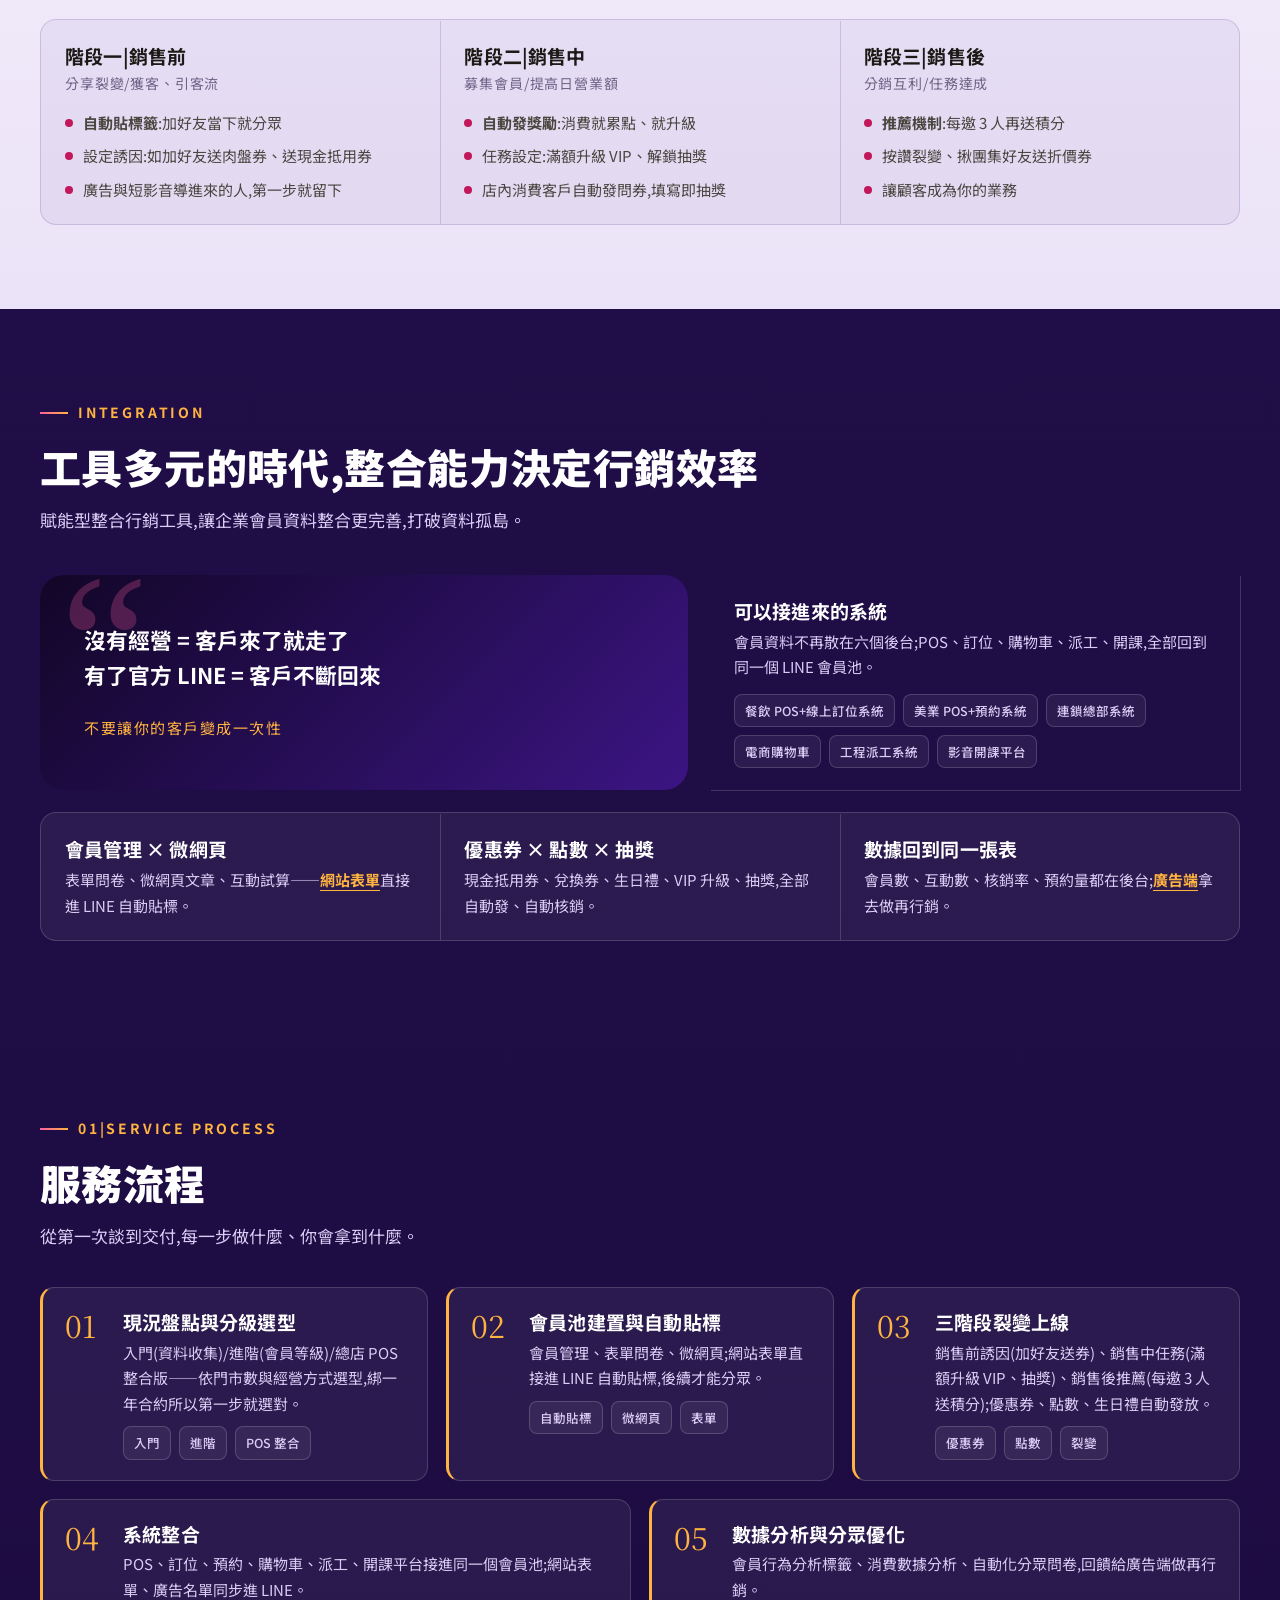
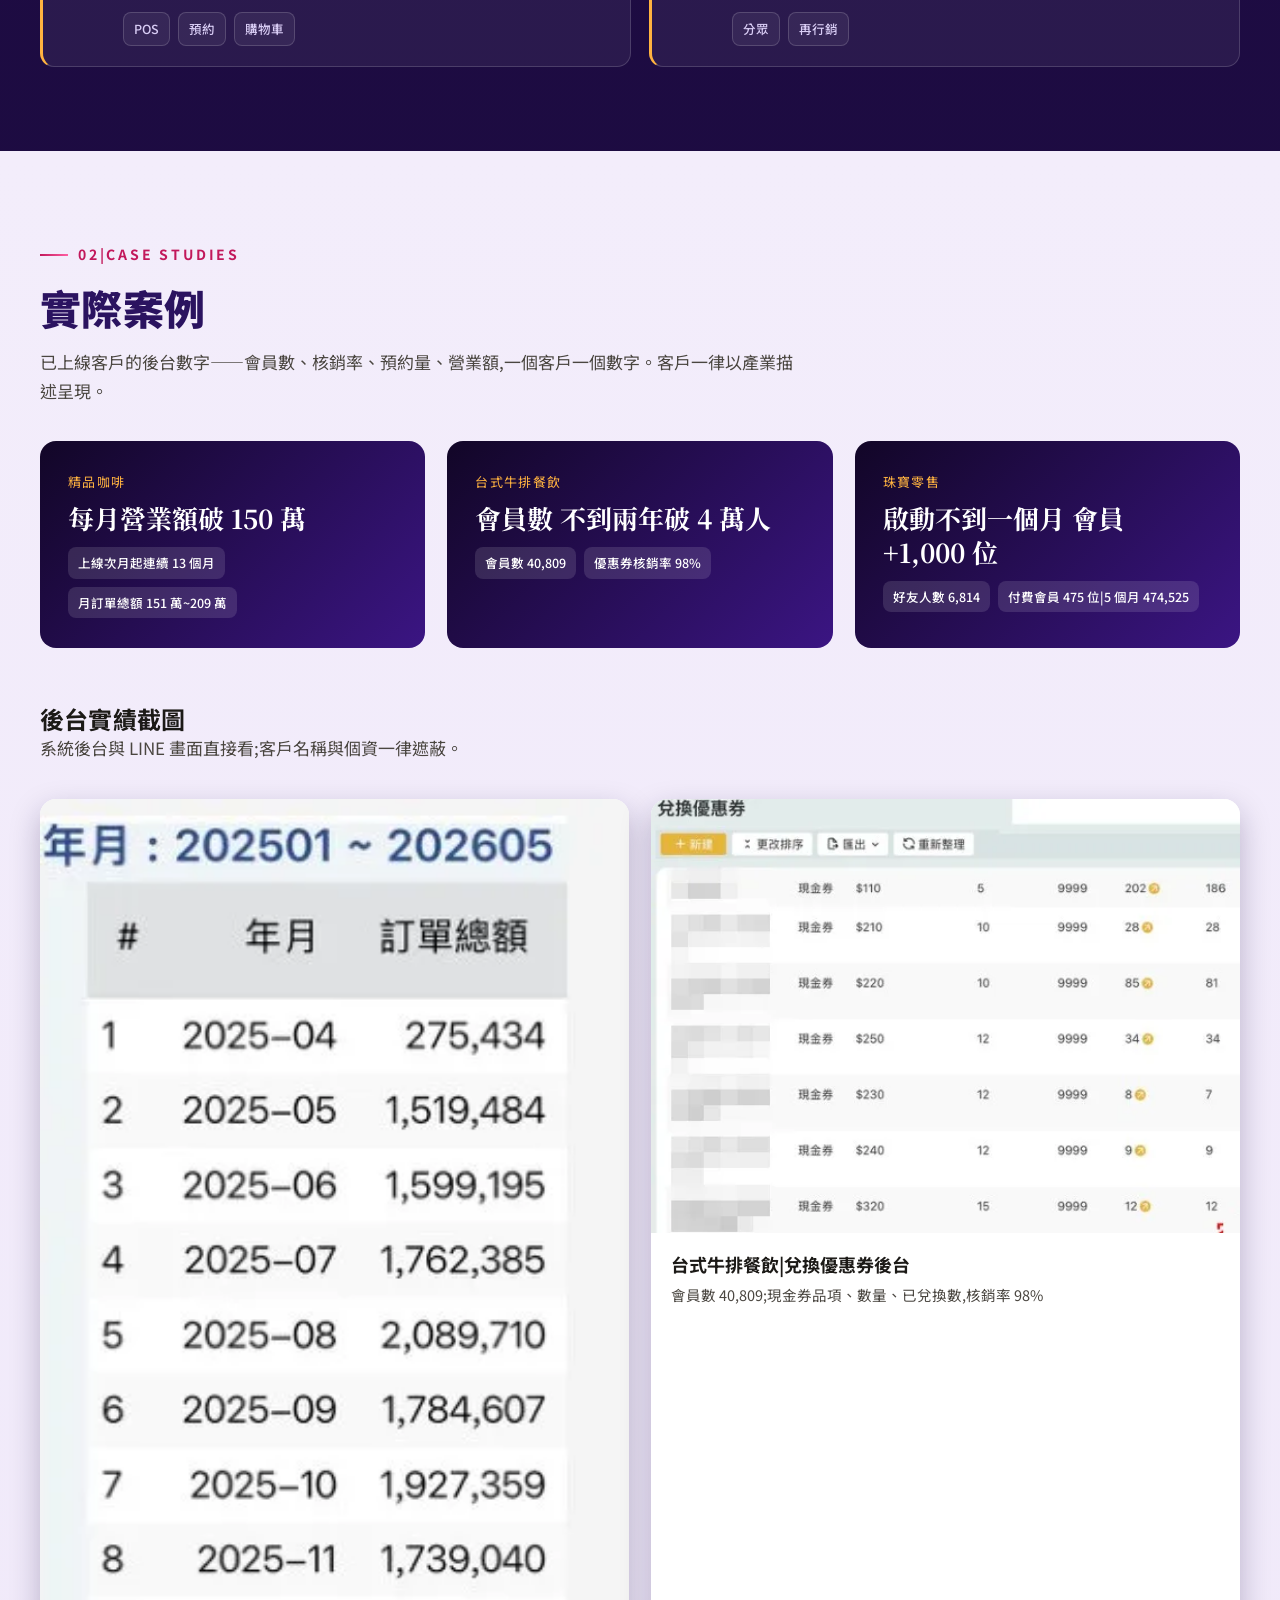
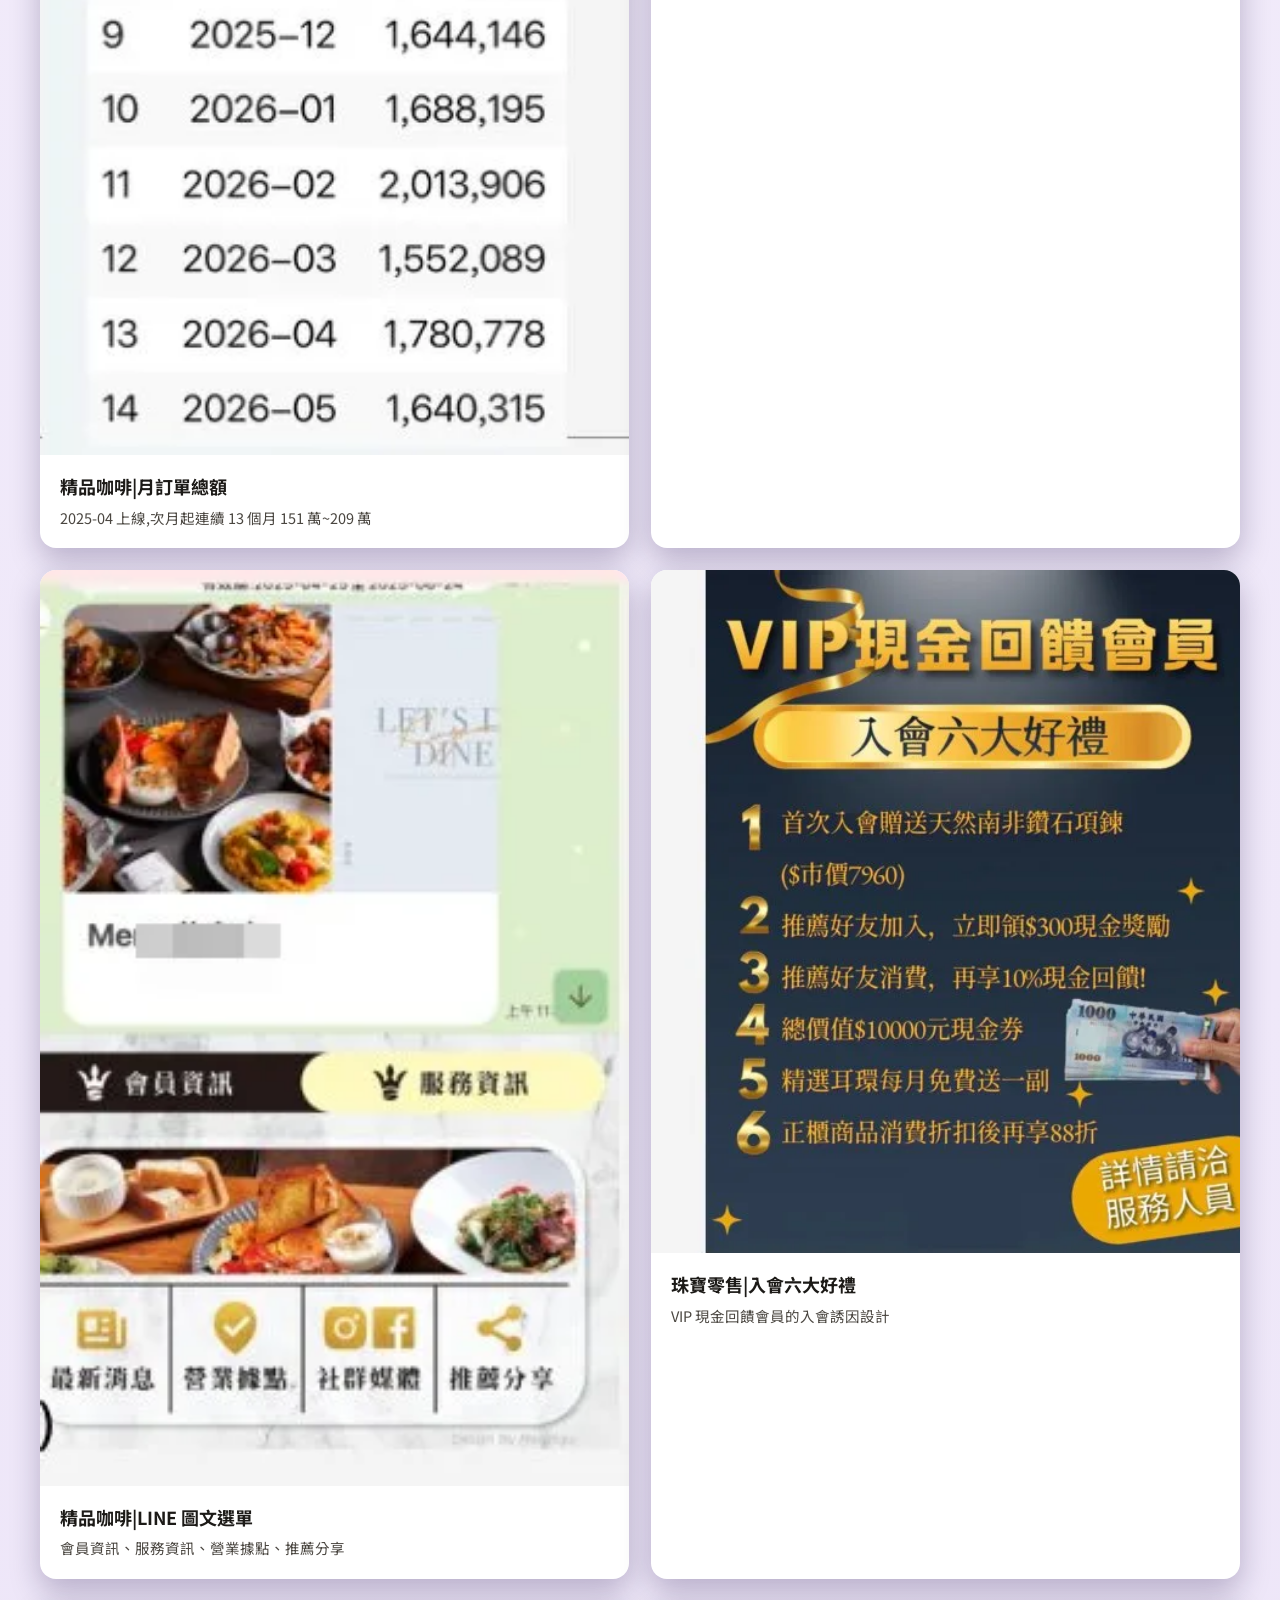
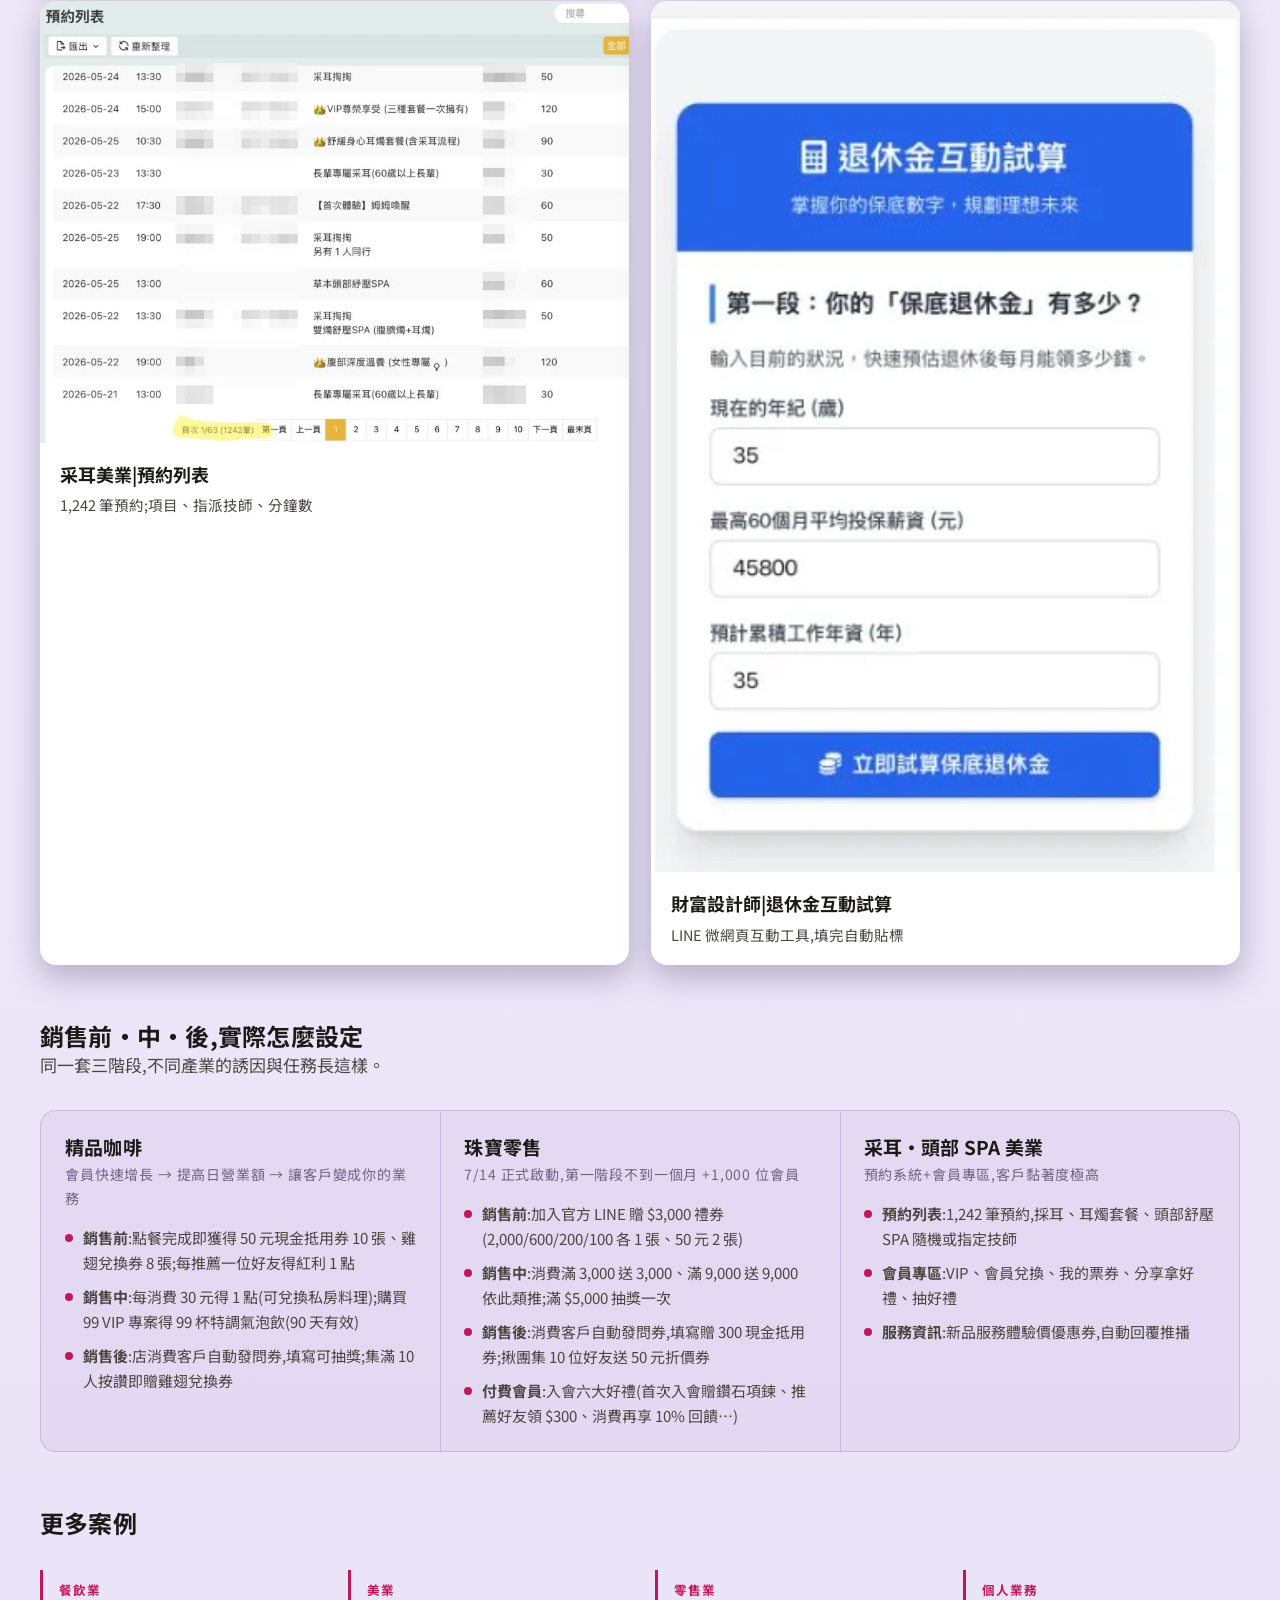
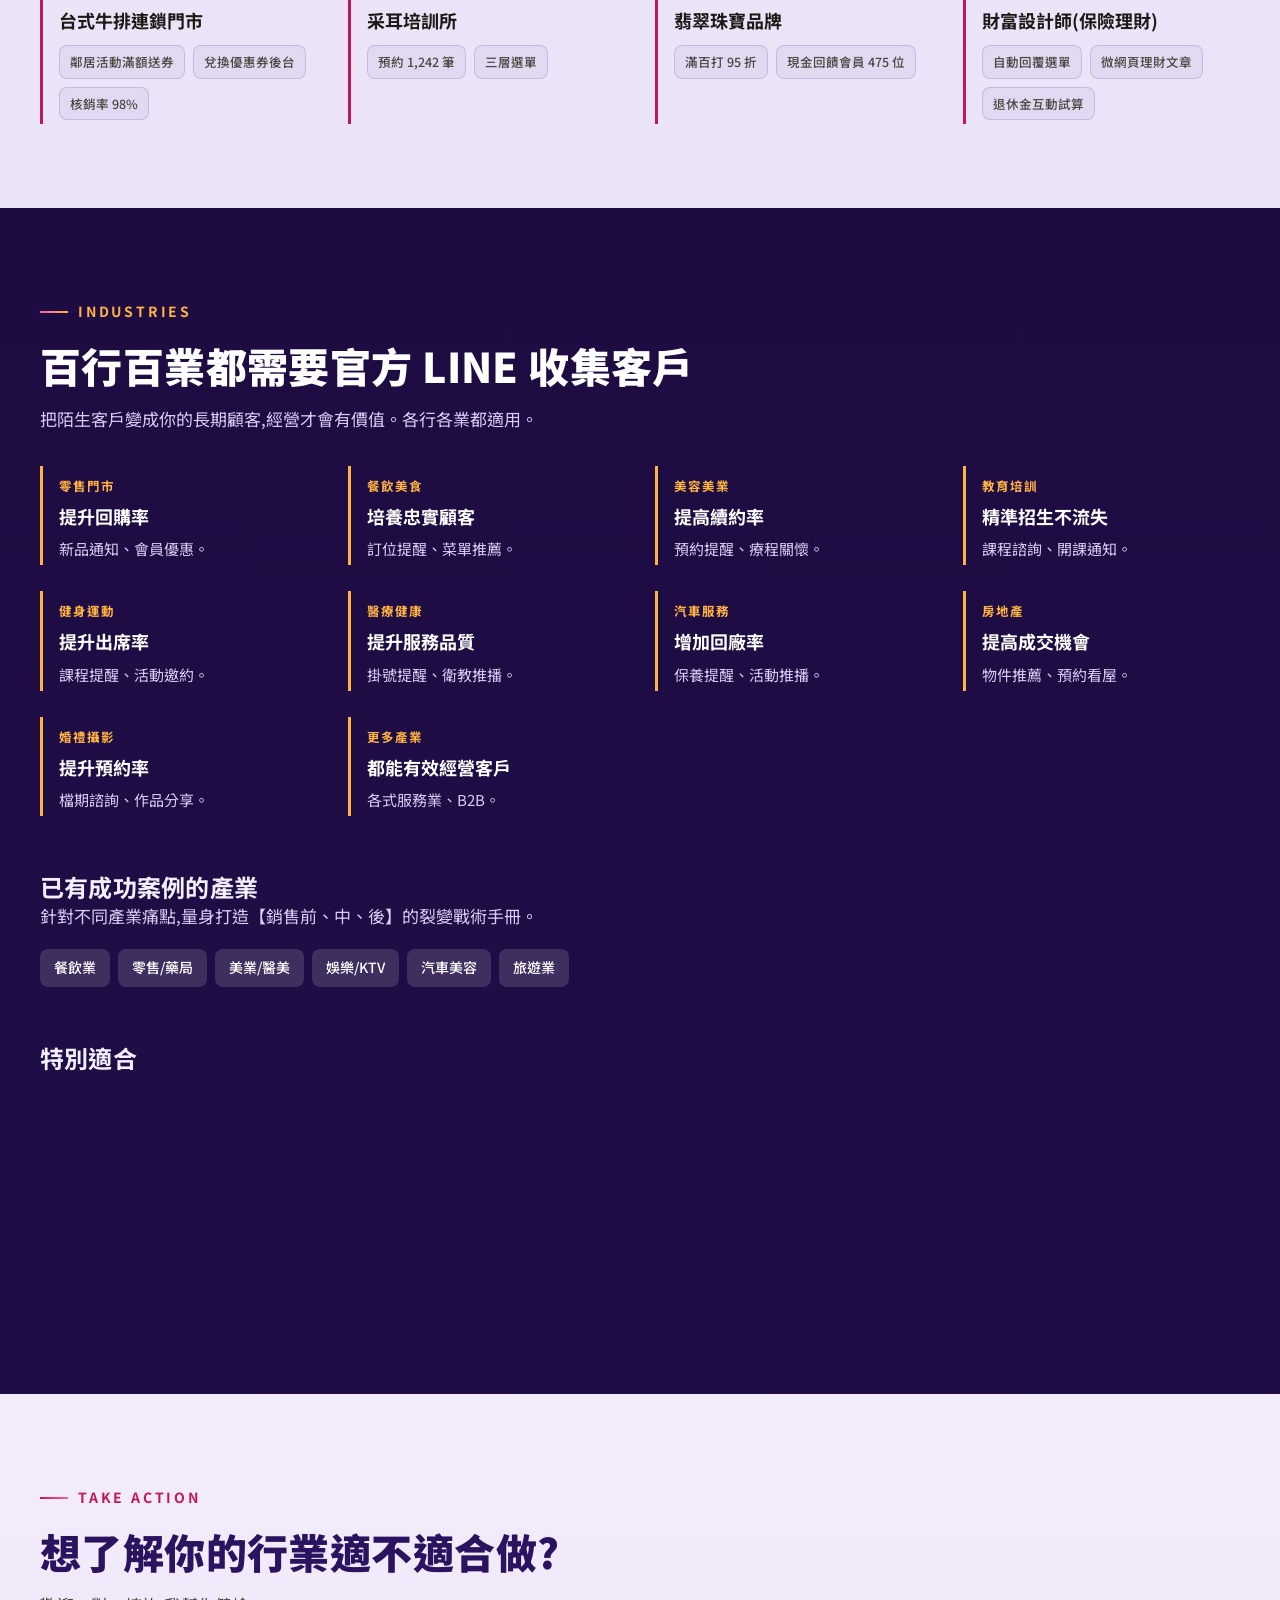
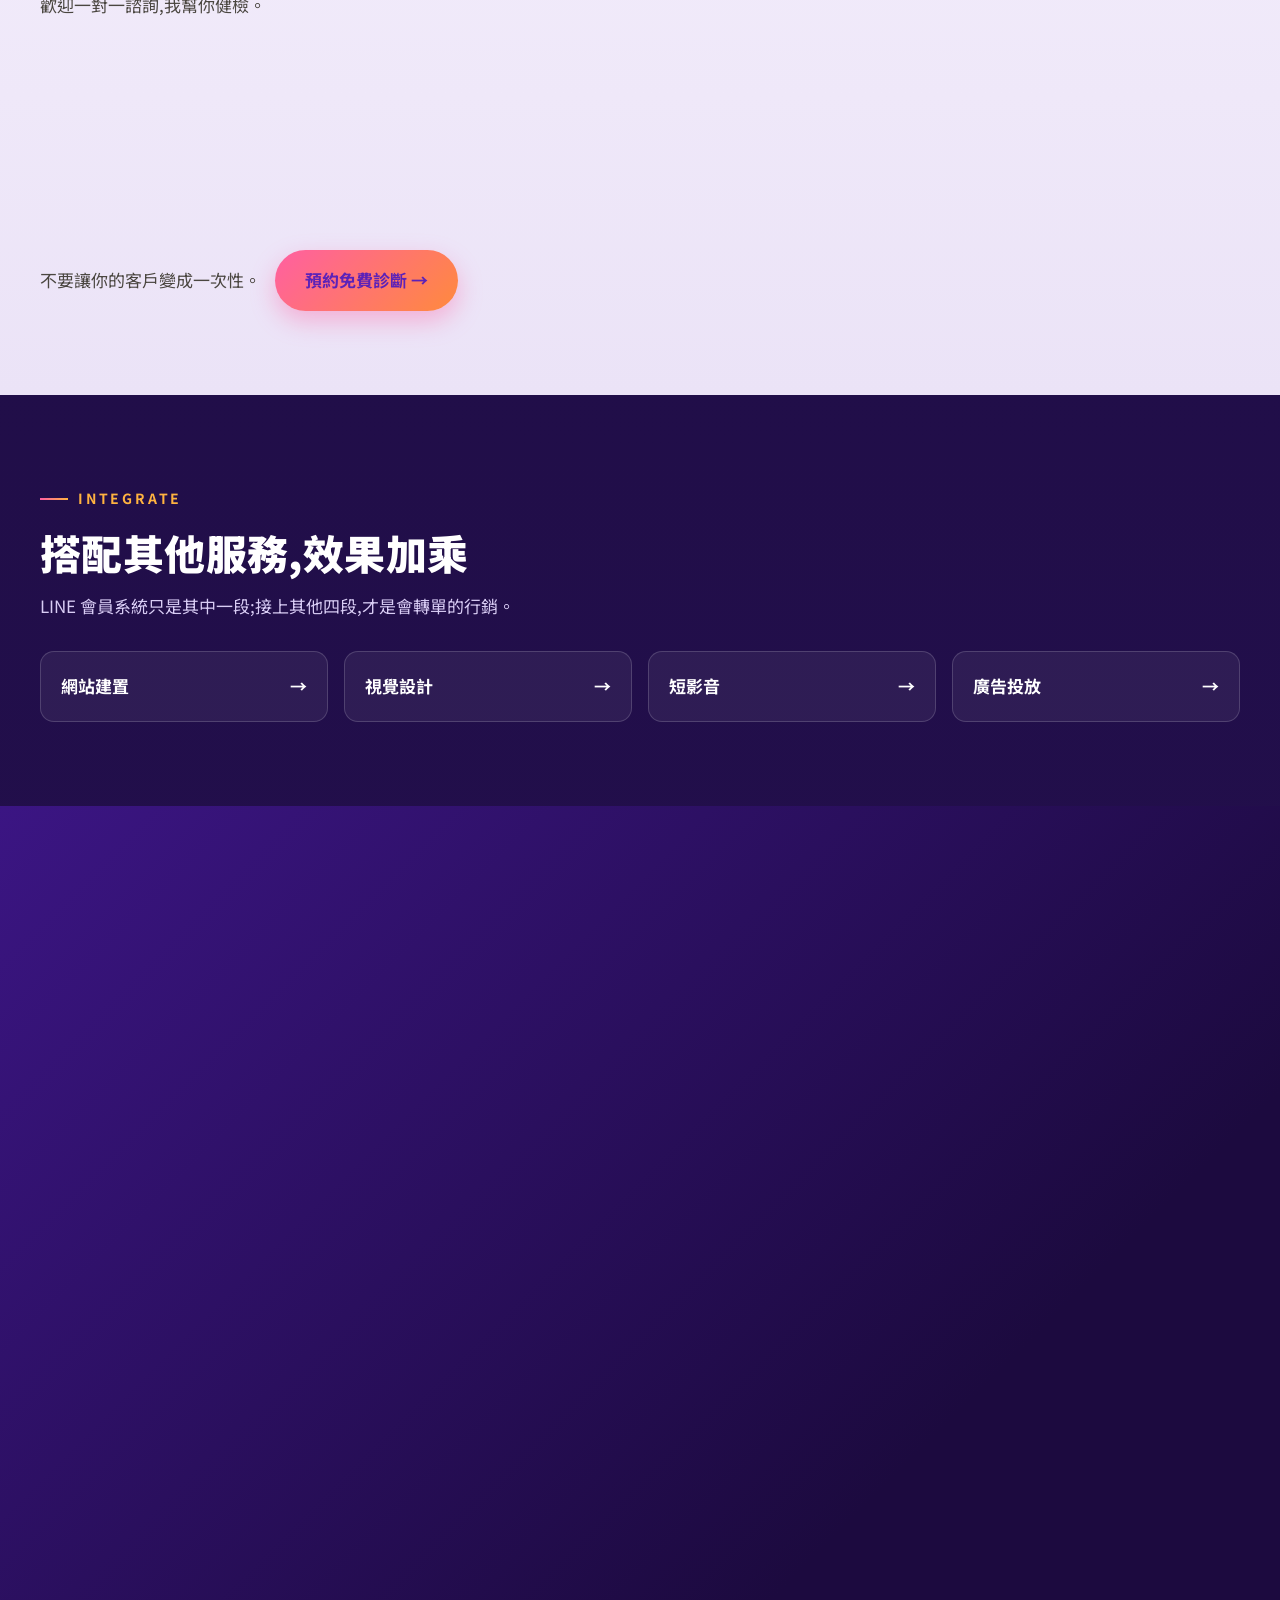
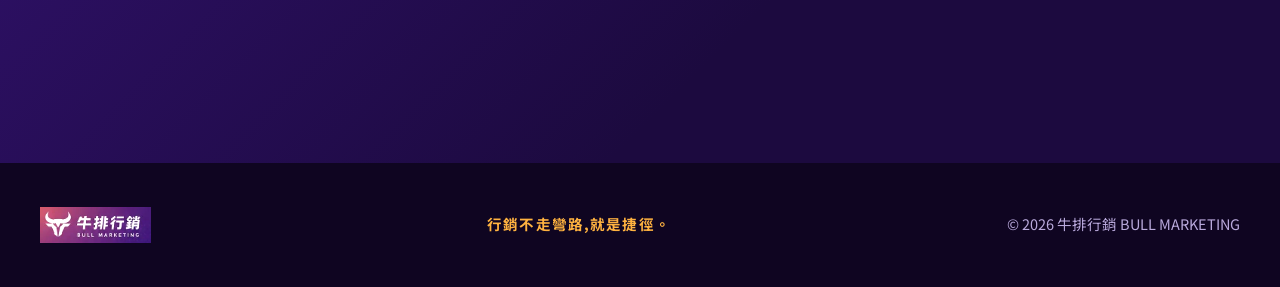
<file: crm.html>
<!DOCTYPE html>
<html lang="zh-Hant-TW">
<head>
<meta charset="utf-8">
<meta name="viewport" content="width=device-width, initial-scale=1">
<title>LINE 會員系統|牛排行銷 BULL MARKETING</title>
<meta name="description" content="牛排行銷 LINE 會員系統 服務流程與實際案例。">
<link rel="preconnect" href="https://fonts.googleapis.com">
<link href="https://fonts.googleapis.com/css2?family=Noto+Sans+TC:wght@400;500;700;900&family=Noto+Serif+TC:wght@600;800&display=swap" rel="stylesheet">
<link rel="stylesheet" href="style.css?v=202609261947">
<link rel="stylesheet" href="theme-purple.css?v=202609261947">
</head>
<body class="page-crm">
<header>
  <div class="wrap nav">
    <a class="logo" href="index.html"><img src="assets/logo.webp" alt="牛排行銷 BULL MARKETING"></a>
    <ul id="menu">
      <li class="has-sub"><a href="index.html#services">五大服務</a>
        <ul class="sub">
          <li><a href="web.html">網站建置|雅芬</a></li>
          <li><a href="crm.html">LINE 會員系統|可芳</a></li>
          <li><a href="visual.html">視覺設計|豐澤</a></li>
          <li><a href="video.html">短影音|David</a></li>
          <li><a href="ads.html">廣告投放|丹丹</a></li>
        </ul>
      </li>
      <li><a href="index.html#integration">整合方式</a></li>
      <li><a href="index.html#projects">實際案例</a></li>
      <li><a href="index.html#plans">方案</a></li>
      <li><a href="index.html#faq">常見問題</a></li>
    </ul>
    <a class="btn btn-gold" href="#contact">預約免費診斷</a>
    <button class="burger" aria-label="選單" onclick="document.getElementById('menu').classList.toggle('open')"><span></span><span></span><span></span></button>
  </div>
</header>
<section class="sub-hero" id="top">
  <div class="wrap">
    <div class="crumb"><a href="index.html">首頁</a> / <a href="index.html#services">五大服務</a> / LINE 會員系統</div>
    <div class="grid">
      <div>
        <div class="eyebrow">CRM|五大服務之一</div>
        <h1 class="serif">LINE 會員系統</h1>
        <p class="sub">從「買廣告」到「造節點」,裂變系統把獲客成本降低 90%。廣告導進來的每個人都留在你的私域池——會員管理、表單問卷、微網頁、優惠券點數自動行銷,一套整合 LINE 官方帳號的無縫流動會員生態系。</p>
        <div class="cta" style="display:flex;gap:14px;flex-wrap:wrap">
          <a class="btn btn-gold" href="#contact">預約免費診斷 →</a>
          <a class="btn btn-ghost" href="#cases">看實際案例</a>
        </div>
        <div class="stats"><div><b>40,000+</b><span>單一餐飲客戶會員數(不到兩年)</span></div><div><b>98%</b><span>優惠券核銷率</span></div><div><b>1,242 筆</b><span>單一美業客戶預約量</span></div></div>
      </div>
      <div class="owner reveal">
        <div class="av photo"><img src="assets/kefang.webp" alt="可芳"></div>
        <div><b>可芳</b><small>CRM LEAD</small><p>張瑜芳。打造會員經營與裂變成長的實戰操盤者;網路銷售批發起家、保養品批發百人團隊領導經驗;鼎立國際貿易有限公司執行長、屹登股份有限公司副總經理、2025 年新高雄創新創業協會理事長;《新時代年輕履歷》2024 年度暢銷書作家。</p></div>
      </div>
    </div>
  </div>
</section>

<section>
  <div class="wrap">
    <div class="eyebrow">Member Journey</div>
    <h2 class="h2">吸客、育客、回購、轉介紹</h2>
    <p class="lead">一站式會員經營,讓生意自然成長——四個步驟,把陌生客變成會員、變成回購、變成幫你介紹的人。</p>
    <div class="ind-grid"><div class="ind reveal"><small>01</small><b>集客建會員</b><p>便利一鍵集客,完整用戶資料。</p><div class="chips"><span>一鍵集客</span><span>用戶資料</span></div></div><div class="ind reveal"><small>02</small><b>育客增信任</b><p>依照訪客行為,走不同的育客路徑。</p><div class="chips"><span>行為分眾</span><span>育客路徑</span></div></div><div class="ind reveal"><small>03</small><b>鎖客增銷量</b><p>點數、大禮包,單次與多次滿額。</p><div class="chips"><span>點數</span><span>滿額禮</span></div></div><div class="ind reveal"><small>04</small><b>拓客增客戶</b><p>一次轉介紹,讓顧客成為你的業務。</p><div class="chips"><span>轉介紹</span></div></div></div>
    <div class="vd-hl" style="grid-template-columns:1fr;margin-top:22px"><div class="reveal"><small>LINE OFFICIAL ACCOUNT</small><b>「我們是一套整合 LINE 官方帳號的會員系統。」</b><div class="chips"><span>精準行銷</span><span>提升營收</span><span>會員經營</span></div></div></div>
  </div>
</section>

<section style="background:#fff">
  <div class="wrap">
    <div class="eyebrow">3 Stages</div>
    <h2 class="h2">會員裂變行銷三階段:全自動的獲客引擎</h2>
    <p class="lead">從「買廣告」到「造節點」。每一階段都有自動機制,不用人工盯。</p>
    <div class="vd-grid3"><div class="vd-card reveal"><h3>階段一|銷售前</h3><div class="who">分享裂變/獲客、引客流</div><ul><li><b>自動貼標籤</b>:加好友當下就分眾</li><li>設定誘因:如加好友送肉盤券、送現金抵用券</li><li>廣告與短影音導進來的人,第一步就留下</li></ul></div><div class="vd-card reveal"><h3>階段二|銷售中</h3><div class="who">募集會員/提高日營業額</div><ul><li><b>自動發獎勵</b>:消費就累點、就升級</li><li>任務設定:滿額升級 VIP、解鎖抽獎</li><li>店內消費客戶自動發問券,填寫即抽獎</li></ul></div><div class="vd-card reveal"><h3>階段三|銷售後</h3><div class="who">分銷互利/任務達成</div><ul><li><b>推薦機制</b>:每邀 3 人再送積分</li><li>按讚裂變、揪團集好友送折價券</li><li>讓顧客成為你的業務</li></ul></div></div>
  </div>
</section>

<section>
  <div class="wrap">
    <div class="eyebrow">Integration</div>
    <h2 class="h2">工具多元的時代,整合能力決定行銷效率</h2>
    <p class="lead">賦能型整合行銷工具,讓企業會員資料整合更完善,打破資料孤島。</p>
    <div class="vd-formula">
      <div class="quote reveal"><p>沒有經營 = 客戶來了就走了<br>有了官方 LINE = 客戶不斷回來</p><small>不要讓你的客戶變成一次性</small></div>
      <div class="vd-card reveal"><h3>可以接進來的系統</h3><p>會員資料不再散在六個後台;POS、訂位、購物車、派工、開課,全部回到同一個 LINE 會員池。</p><div class="chips"><span>餐飲 POS+線上訂位系統</span><span>美業 POS+預約系統</span><span>連鎖總部系統</span><span>電商購物車</span><span>工程派工系統</span><span>影音開課平台</span></div></div>
    </div>
    <div class="vd-grid3" style="margin-top:22px">
      <div class="vd-card reveal"><h3>會員管理 × 微網頁</h3><p>表單問卷、微網頁文章、互動試算——<a href="web.html">網站表單</a>直接進 LINE 自動貼標。</p></div>
      <div class="vd-card reveal"><h3>優惠券 × 點數 × 抽獎</h3><p>現金抵用券、兌換券、生日禮、VIP 升級、抽獎,全部自動發、自動核銷。</p></div>
      <div class="vd-card reveal"><h3>數據回到同一張表</h3><p>會員數、互動數、核銷率、預約量都在後台;<a href="ads.html">廣告端</a>拿去做再行銷。</p></div>
    </div>
  </div>
</section>

<section id="process">
  <div class="wrap">
    <div class="eyebrow">01|Service Process</div>
    <h2 class="h2">服務流程</h2>
    <p class="lead">從第一次談到交付,每一步做什麼、你會拿到什麼。</p>
    <div class="steps"><div class="step reveal"><div class="no">01</div><div><h3>現況盤點與分級選型</h3><p>入門(資料收集)/進階(會員等級)/總店 POS 整合版——依門市數與經營方式選型,綁一年合約所以第一步就選對。</p><div class="chips"><span>入門</span><span>進階</span><span>POS 整合</span></div></div></div><div class="step reveal"><div class="no">02</div><div><h3>會員池建置與自動貼標</h3><p>會員管理、表單問卷、微網頁;網站表單直接進 LINE 自動貼標,後續才能分眾。</p><div class="chips"><span>自動貼標</span><span>微網頁</span><span>表單</span></div></div></div><div class="step reveal"><div class="no">03</div><div><h3>三階段裂變上線</h3><p>銷售前誘因(加好友送券)、銷售中任務(滿額升級 VIP、抽獎)、銷售後推薦(每邀 3 人送積分);優惠券、點數、生日禮自動發放。</p><div class="chips"><span>優惠券</span><span>點數</span><span>裂變</span></div></div></div><div class="step reveal"><div class="no">04</div><div><h3>系統整合</h3><p>POS、訂位、預約、購物車、派工、開課平台接進同一個會員池;網站表單、廣告名單同步進 LINE。</p><div class="chips"><span>POS</span><span>預約</span><span>購物車</span></div></div></div><div class="step reveal"><div class="no">05</div><div><h3>數據分析與分眾優化</h3><p>會員行為分析標籤、消費數據分析、自動化分眾問卷,回饋給廣告端做再行銷。</p><div class="chips"><span>分眾</span><span>再行銷</span></div></div></div></div>
  </div>
</section>

<section id="cases" style="background:#fff">
  <div class="wrap">
    <div class="eyebrow">02|Case Studies</div>
    <h2 class="h2">實際案例</h2>
    <p class="lead">已上線客戶的後台數字——會員數、核銷率、預約量、營業額,一個客戶一個數字。客戶一律以產業描述呈現。</p>
<div class="vd-hl"><div class="reveal"><small>精品咖啡</small><b>每月營業額破 150 萬</b><div class="chips"><span>上線次月起連續 13 個月</span><span>月訂單總額 151 萬~209 萬</span></div></div><div class="reveal"><small>台式牛排餐飲</small><b>會員數 不到兩年破 4 萬人</b><div class="chips"><span>會員數 40,809</span><span>優惠券核銷率 98%</span></div></div><div class="reveal"><small>珠寶零售</small><b>啟動不到一個月 會員 +1,000 位</b><div class="chips"><span>好友人數 6,814</span><span>付費會員 475 位|5 個月 474,525</span></div></div></div>
<h3 style="font-size:24px;margin-top:56px">後台實績截圖</h3>
<p class="lead">系統後台與 LINE 畫面直接看;客戶名稱與個資一律遮蔽。</p>
<div class="vd-gallery"><figure class="reveal"><img src="assets/kefang/crm-revenue.webp" alt="精品咖啡|月訂單總額" loading="lazy"><figcaption><b>精品咖啡|月訂單總額</b><span>2025-04 上線,次月起連續 13 個月 151 萬~209 萬</span></figcaption></figure><figure class="reveal"><img src="assets/kefang/crm-coupons.webp" alt="台式牛排餐飲|兌換優惠券後台" loading="lazy"><figcaption><b>台式牛排餐飲|兌換優惠券後台</b><span>會員數 40,809;現金券品項、數量、已兌換數,核銷率 98%</span></figcaption></figure><figure class="reveal"><img src="assets/kefang/crm-menu.webp" alt="精品咖啡|LINE 圖文選單" loading="lazy"><figcaption><b>精品咖啡|LINE 圖文選單</b><span>會員資訊、服務資訊、營業據點、推薦分享</span></figcaption></figure><figure class="reveal"><img src="assets/kefang/crm-gifts.webp" alt="珠寶零售|入會六大好禮" loading="lazy"><figcaption><b>珠寶零售|入會六大好禮</b><span>VIP 現金回饋會員的入會誘因設計</span></figcaption></figure><figure class="reveal"><img src="assets/kefang/crm-bookings.webp" alt="采耳美業|預約列表" loading="lazy"><figcaption><b>采耳美業|預約列表</b><span>1,242 筆預約;項目、指派技師、分鐘數</span></figcaption></figure><figure class="reveal"><img src="assets/kefang/crm-calc.webp" alt="財富設計師|退休金互動試算" loading="lazy"><figcaption><b>財富設計師|退休金互動試算</b><span>LINE 微網頁互動工具,填完自動貼標</span></figcaption></figure></div>
<h3 style="font-size:24px;margin-top:56px">銷售前・中・後,實際怎麼設定</h3>
<p class="lead">同一套三階段,不同產業的誘因與任務長這樣。</p>
<div class="vd-grid3"><div class="vd-card reveal"><h3>精品咖啡</h3><div class="who">會員快速增長 → 提高日營業額 → 讓客戶變成你的業務</div><ul><li><b>銷售前</b>:點餐完成即獲得 50 元現金抵用券 10 張、雞翅兌換券 8 張;每推薦一位好友得紅利 1 點</li><li><b>銷售中</b>:每消費 30 元得 1 點(可兌換私房料理);購買 99 VIP 專案得 99 杯特調氣泡飲(90 天有效)</li><li><b>銷售後</b>:店消費客戶自動發問券,填寫可抽獎;集滿 10 人按讚即贈雞翅兌換券</li></ul></div><div class="vd-card reveal"><h3>珠寶零售</h3><div class="who">7/14 正式啟動,第一階段不到一個月 +1,000 位會員</div><ul><li><b>銷售前</b>:加入官方 LINE 贈 $3,000 禮券(2,000/600/200/100 各 1 張、50 元 2 張)</li><li><b>銷售中</b>:消費滿 3,000 送 3,000、滿 9,000 送 9,000 依此類推;滿 $5,000 抽獎一次</li><li><b>銷售後</b>:消費客戶自動發問券,填寫贈 300 現金抵用券;揪團集 10 位好友送 50 元折價券</li><li><b>付費會員</b>:入會六大好禮(首次入會贈鑽石項鍊、推薦好友領 $300、消費再享 10% 回饋…)</li></ul></div><div class="vd-card reveal"><h3>采耳・頭部 SPA 美業</h3><div class="who">預約系統+會員專區,客戶黏著度極高</div><ul><li><b>預約列表</b>:1,242 筆預約,採耳、耳燭套餐、頭部舒壓 SPA 隨機或指定技師</li><li><b>會員專區</b>:VIP、會員兌換、我的票券、分享拿好禮、抽好禮</li><li><b>服務資訊</b>:新品服務體驗價優惠券,自動回覆推播</li></ul></div></div>
<h3 style="font-size:24px;margin-top:56px">更多案例</h3>
<div class="ind-grid"><div class="ind reveal"><small>餐飲業</small><b>台式牛排連鎖門市</b><div class="chips"><span>鄰居活動滿額送券</span><span>兌換優惠券後台</span><span>核銷率 98%</span></div></div><div class="ind reveal"><small>美業</small><b>采耳培訓所</b><div class="chips"><span>預約 1,242 筆</span><span>三層選單</span></div></div><div class="ind reveal"><small>零售業</small><b>翡翠珠寶品牌</b><div class="chips"><span>滿百打 95 折</span><span>現金回饋會員 475 位</span></div></div><div class="ind reveal"><small>個人業務</small><b>財富設計師(保險理財)</b><div class="chips"><span>自動回覆選單</span><span>微網頁理財文章</span><span>退休金互動試算</span></div></div></div>
    
  </div>
</section>

<section>
  <div class="wrap">
    <div class="eyebrow">Industries</div>
    <h2 class="h2">百行百業都需要官方 LINE 收集客戶</h2>
    <p class="lead">把陌生客戶變成你的長期顧客,經營才會有價值。各行各業都適用。</p>
    <div class="ind-grid"><div class="ind reveal"><small>零售門市</small><b>提升回購率</b><p>新品通知、會員優惠。</p></div><div class="ind reveal"><small>餐飲美食</small><b>培養忠實顧客</b><p>訂位提醒、菜單推薦。</p></div><div class="ind reveal"><small>美容美業</small><b>提高續約率</b><p>預約提醒、療程關懷。</p></div><div class="ind reveal"><small>教育培訓</small><b>精準招生不流失</b><p>課程諮詢、開課通知。</p></div><div class="ind reveal"><small>健身運動</small><b>提升出席率</b><p>課程提醒、活動邀約。</p></div><div class="ind reveal"><small>醫療健康</small><b>提升服務品質</b><p>掛號提醒、衛教推播。</p></div><div class="ind reveal"><small>汽車服務</small><b>增加回廠率</b><p>保養提醒、活動推播。</p></div><div class="ind reveal"><small>房地產</small><b>提高成交機會</b><p>物件推薦、預約看屋。</p></div><div class="ind reveal"><small>婚禮攝影</small><b>提升預約率</b><p>檔期諮詢、作品分享。</p></div><div class="ind reveal"><small>更多產業</small><b>都能有效經營客戶</b><p>各式服務業、B2B。</p></div></div>
    <h3 style="font-size:24px;margin-top:56px">已有成功案例的產業</h3>
    <p class="lead">針對不同產業痛點,量身打造【銷售前、中、後】的裂變戰術手冊。</p>
    <div class="chips vd-ips"><span>餐飲業</span><span>零售/藥局</span><span>美業/醫美</span><span>娛樂/KTV</span><span>汽車美容</span><span>旅遊業</span></div>
    <h3 style="font-size:24px;margin-top:56px">特別適合</h3>
    <div class="vd-hl">
      <div class="reveal"><small>餐飲業</small><b>火鍋店、燒肉店、牛排館、日式料理</b><div class="chips"><span>訂位</span><span>滿額送券</span><span>集點</span></div></div>
      <div class="reveal"><small>美業</small><b>醫美診所、美業門店</b><div class="chips"><span>預約</span><span>療程關懷</span><span>VIP</span></div></div>
      <div class="reveal"><small>零售業</small><b>藥局、公仔店、珠寶</b><div class="chips"><span>會員優惠</span><span>現金回饋</span><span>新品通知</span></div></div>
    </div>
  </div>
</section>

<section style="background:#fff">
  <div class="wrap">
    <div class="eyebrow">Take Action</div>
    <h2 class="h2">想了解你的行業適不適合做?</h2>
    <p class="lead">歡迎一對一諮詢,我幫你健檢。</p>
    <div class="steps"><div class="step reveal"><div class="no">01</div><div><h3>分析你的產業痛點</h3><p>你的客人現在是來一次就走,還是有在回來?先看你的客流與回購長什麼樣。</p><div class="chips"><span>產業痛點</span></div></div></div><div class="step reveal"><div class="no">02</div><div><h3>提供專屬建議方案</h3><p>依門市數、系統現況與預算,給你銷售前、中、後的設定與方案級別。</p><div class="chips"><span>專屬方案</span></div></div></div><div class="step reveal"><div class="no">03</div><div><h3>讓你少走彎路、快速成長</h3><p>上線、誘因設定、自動化都由我們接手;你只要看後台數字。</p><div class="chips"><span>快速上線</span></div></div></div></div>
    <p class="lead" style="margin-top:26px">不要讓你的客戶變成一次性。 <a class="btn btn-gold" href="#contact" style="margin-left:10px">預約免費診斷 →</a></p>
  </div>
</section>

<section>
  <div class="wrap">
    <div class="eyebrow">Integrate</div>
    <h2 class="h2">搭配其他服務,效果加乘</h2>
    <p class="lead">LINE 會員系統只是其中一段;接上其他四段,才是會轉單的行銷。</p>
    <div class="other-svc"><a href="web.html">網站建置<span>→</span></a><a href="visual.html">視覺設計<span>→</span></a><a href="video.html">短影音<span>→</span></a><a href="ads.html">廣告投放<span>→</span></a></div>
  </div>
</section>

<!-- 8 LEAD FORM -->
<section class="lead-sec" id="contact">
  <div class="wrap">
    <div class="lead-box reveal">
      <div class="info">
        <div class="eyebrow">Free Consultation</div>
        <h2 class="h2">先花 30 分鐘,<br>弄清楚你的行銷缺哪一塊。</h2>
        <p>留下資料,我們安排免費診斷,會告訴你三件事:</p>
        <ol>
          <li>你現在的網站/LINE/素材/廣告,哪些能沿用、哪些是破口。</li>
          <li>A/B/C 哪一組最適合你,預算該挪去哪。</li>
          <li>六個月後你會拿到什麼。</li>
        </ol>
        <div class="note">單一窗口回覆|不推銷、不綁約|1 個工作天內聯繫</div>
      </div>
      <form id="leadForm" novalidate>
        <div class="row">
          <label>姓名 / 稱呼<input name="name" required placeholder="王小姐"></label>
          <label>聯絡電話<input name="phone" type="tel" required placeholder="09xx-xxx-xxx"></label>
        </div>
        <div class="row">
          <label>LINE ID(選填)<input name="line" placeholder="方便的話留 LINE"></label>
          <label>產業 / 品牌
            <select name="industry" required>
              <option value="">請選擇</option>
              <option>餐飲 / 食品</option><option>美業 / 身心靈</option><option>零售 / 電商</option>
              <option>室內設計 / 工程</option><option>醫療 / 長照</option><option>教育 / 課程</option>
              <option>房產 / 金融</option><option>其他</option>
            </select>
          </label>
        </div>
        <label>目前最想解決的是?(可複選)</label>
        <div class="chk">
          <label><input type="checkbox" name="services" value="網站">網站</label>
          <label><input type="checkbox" name="services" value="LINE會員">LINE 會員</label>
          <label><input type="checkbox" name="services" value="視覺">視覺設計</label>
          <label><input type="checkbox" name="services" value="短影音">短影音</label>
          <label><input type="checkbox" name="services" value="廣告">廣告投放</label>
          <label><input type="checkbox" name="services" value="不確定">還不確定,先聊</label>
        </div>
        <label>月預算範圍
          <select name="budget">
            <option value="">不確定</option><option>2 萬以下</option><option>2–5 萬</option><option>5–10 萬</option><option>10 萬以上</option>
          </select>
        </label>
        <label>想補充的(選填)<textarea name="msg" placeholder="現在的網站/粉專/LINE 連結,或目前遇到的問題"></textarea></label>
        <button class="btn btn-gold" type="submit">預約免費診斷 →</button>
        <div class="fine">送出即同意我們以電話 / LINE 與你聯繫;資料僅用於本次諮詢。</div>
      </form>
    </div>
  </div>
</section>
<footer>
  <div class="wrap">
    <img src="assets/logo.webp" alt="牛排行銷">
    <div class="slogan">行銷不走彎路,就是捷徑。</div>
    <div>© 2026 牛排行銷 BULL MARKETING</div>
  </div>
</footer>
<div class="mbar">
  <a class="tel" href="tel:0900000000">☎ 來電</a>
  <a class="line" href="#" onclick="alert('LINE 官方帳號連結待接');return false;">LINE</a>
  <a class="form" href="#contact">預約免費診斷</a>
</div>
<script src="app.js"></script>
</body>
</html>
</file>
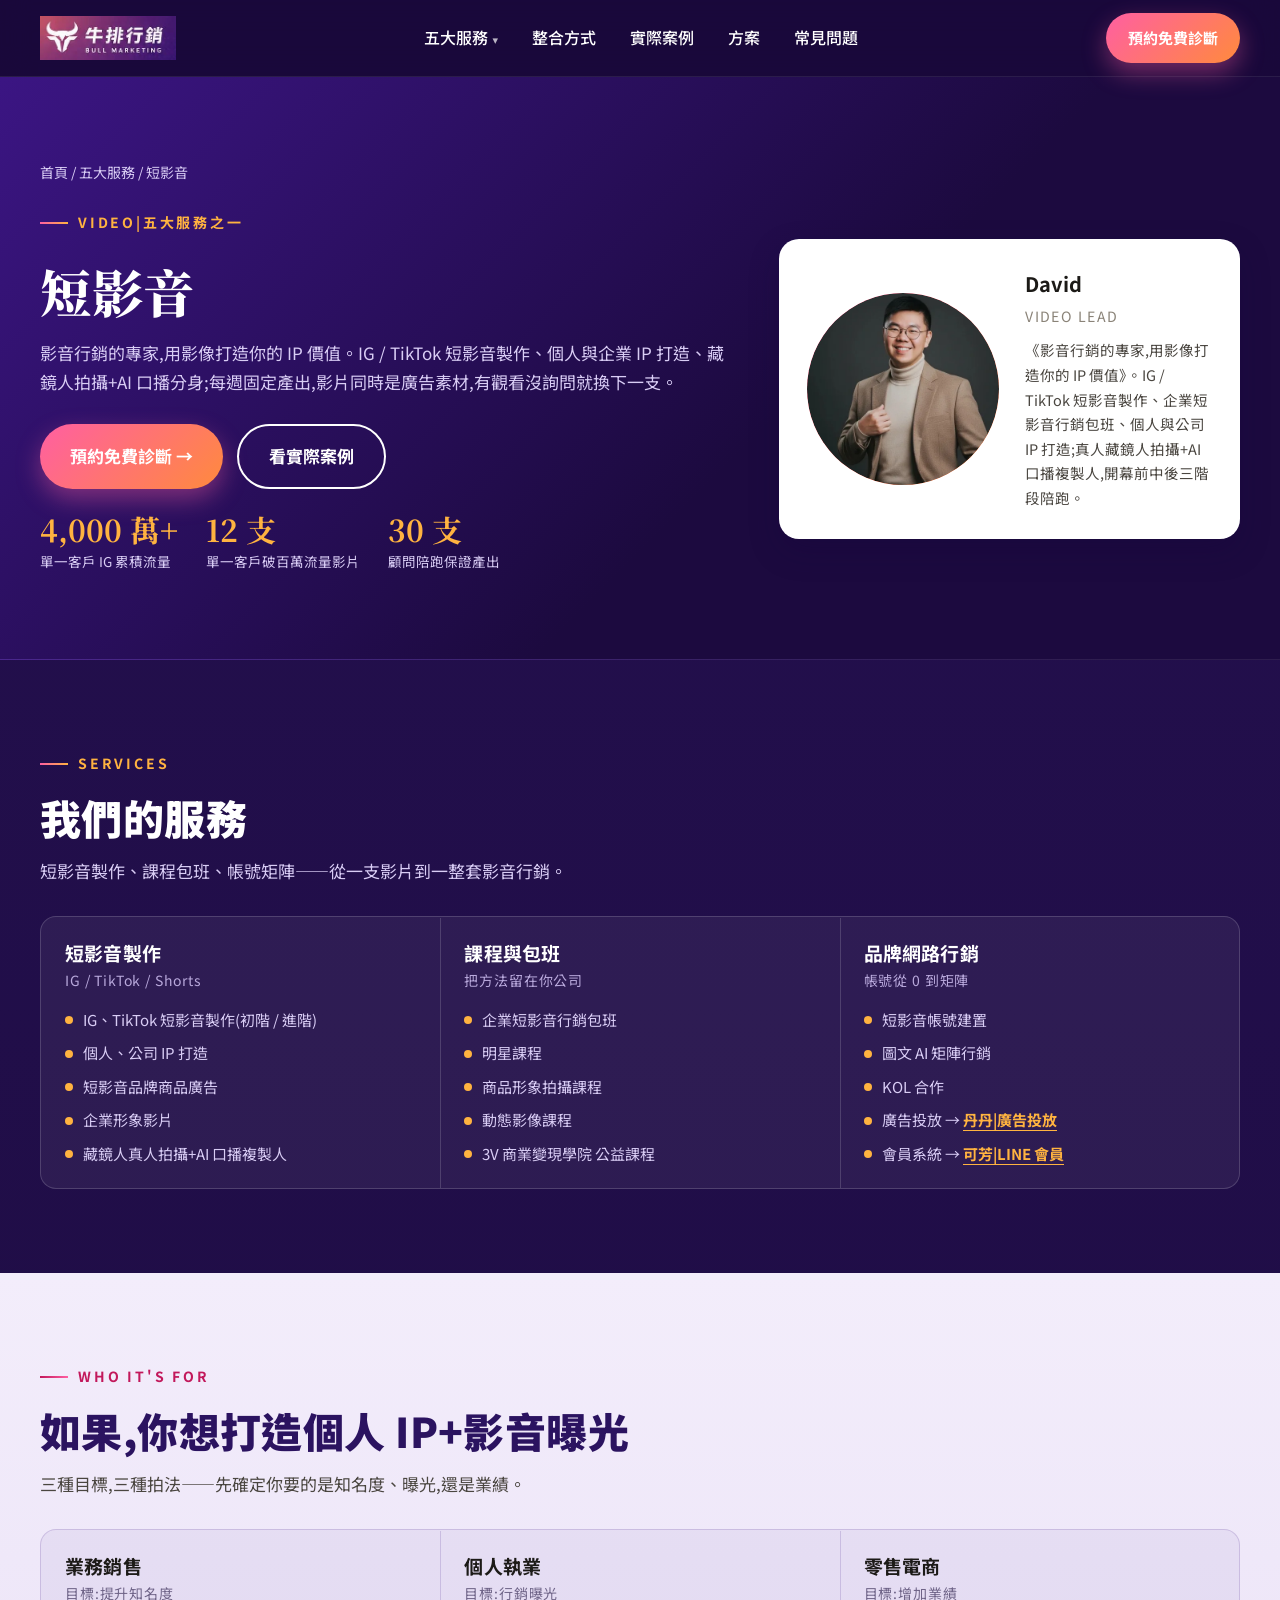
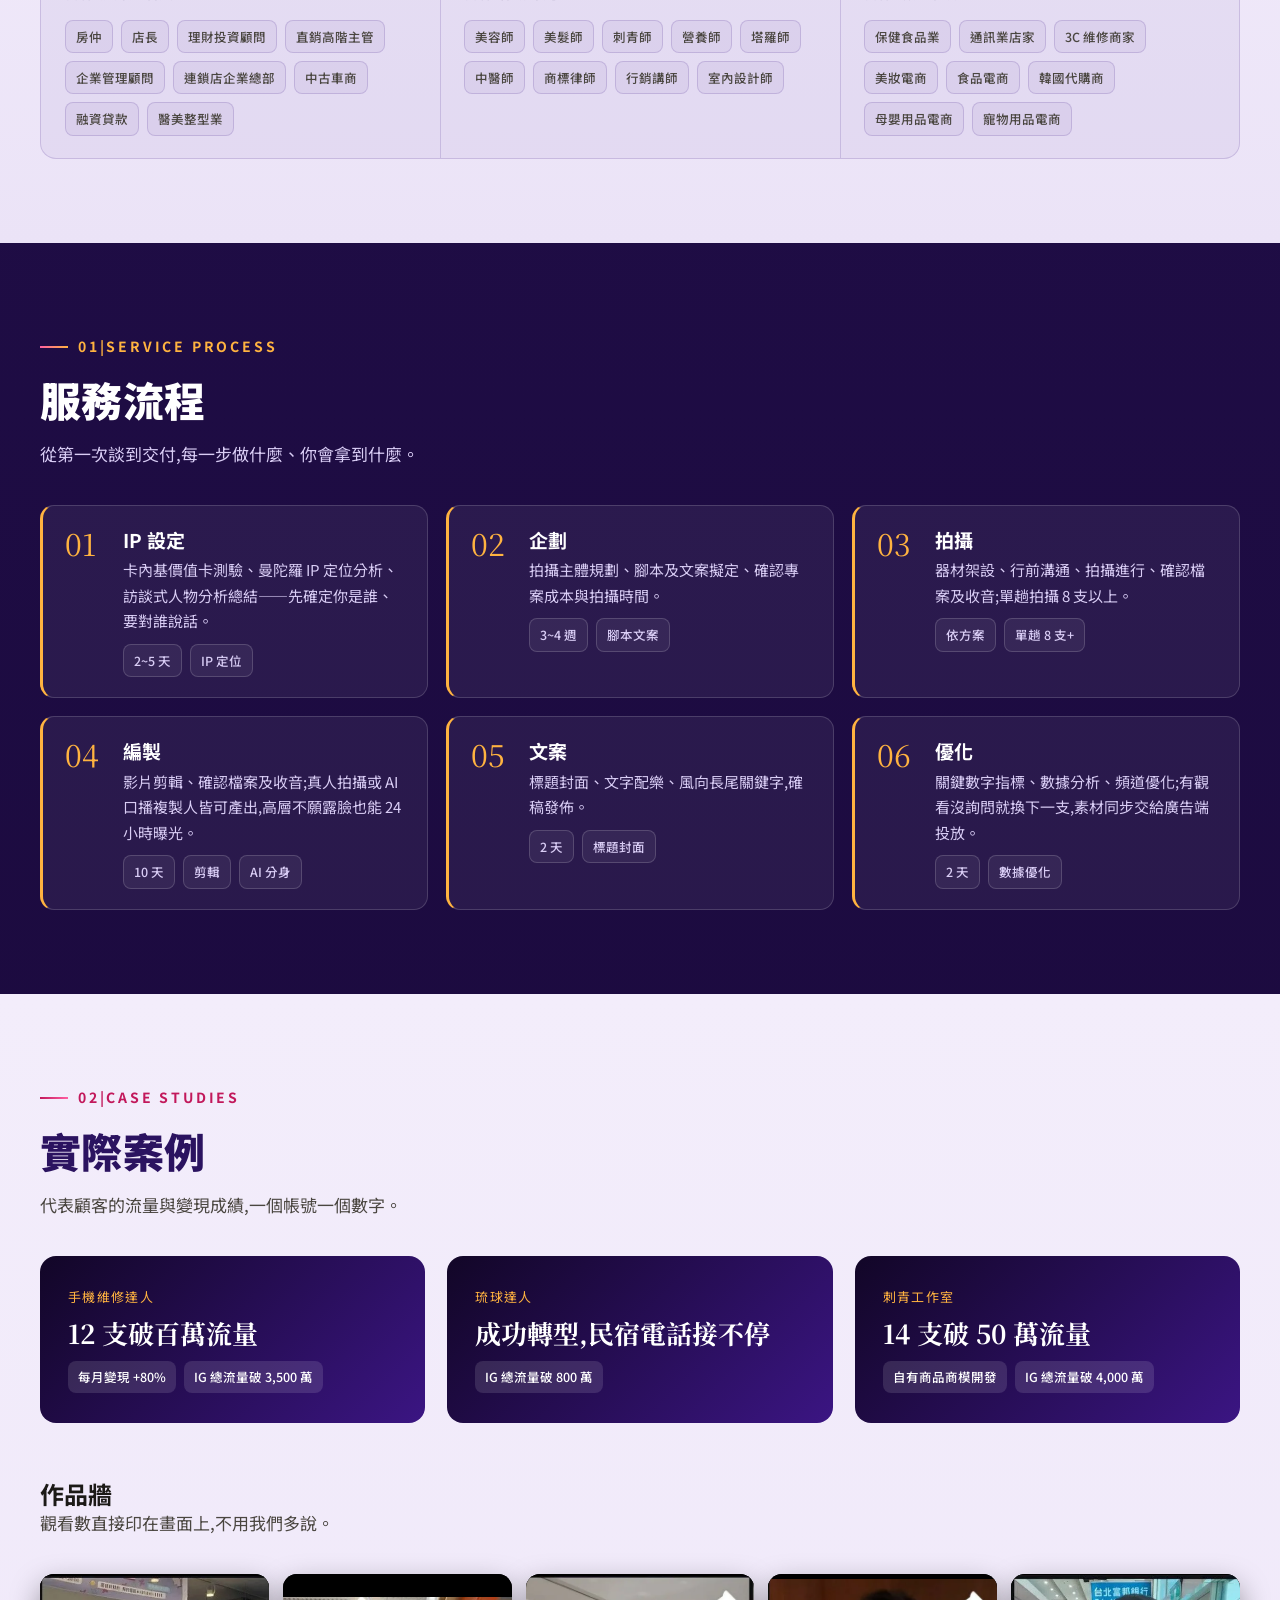
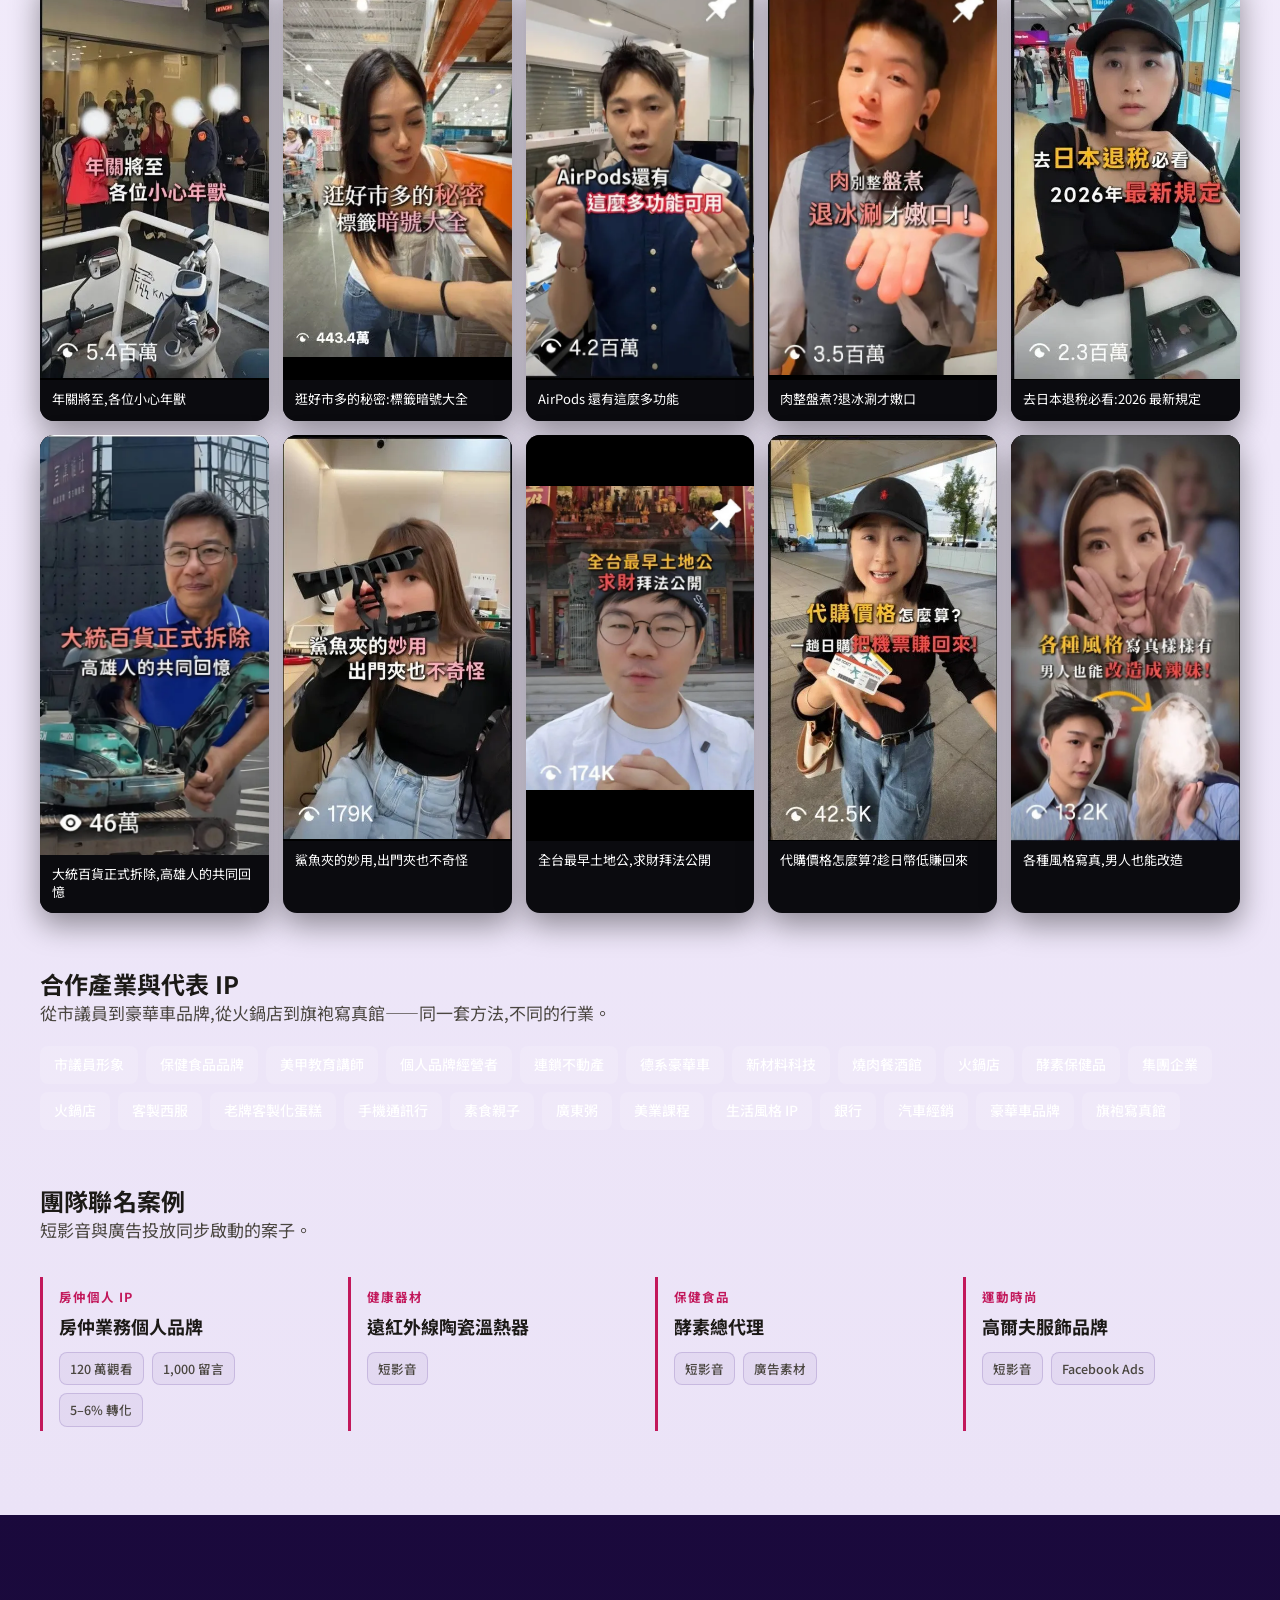
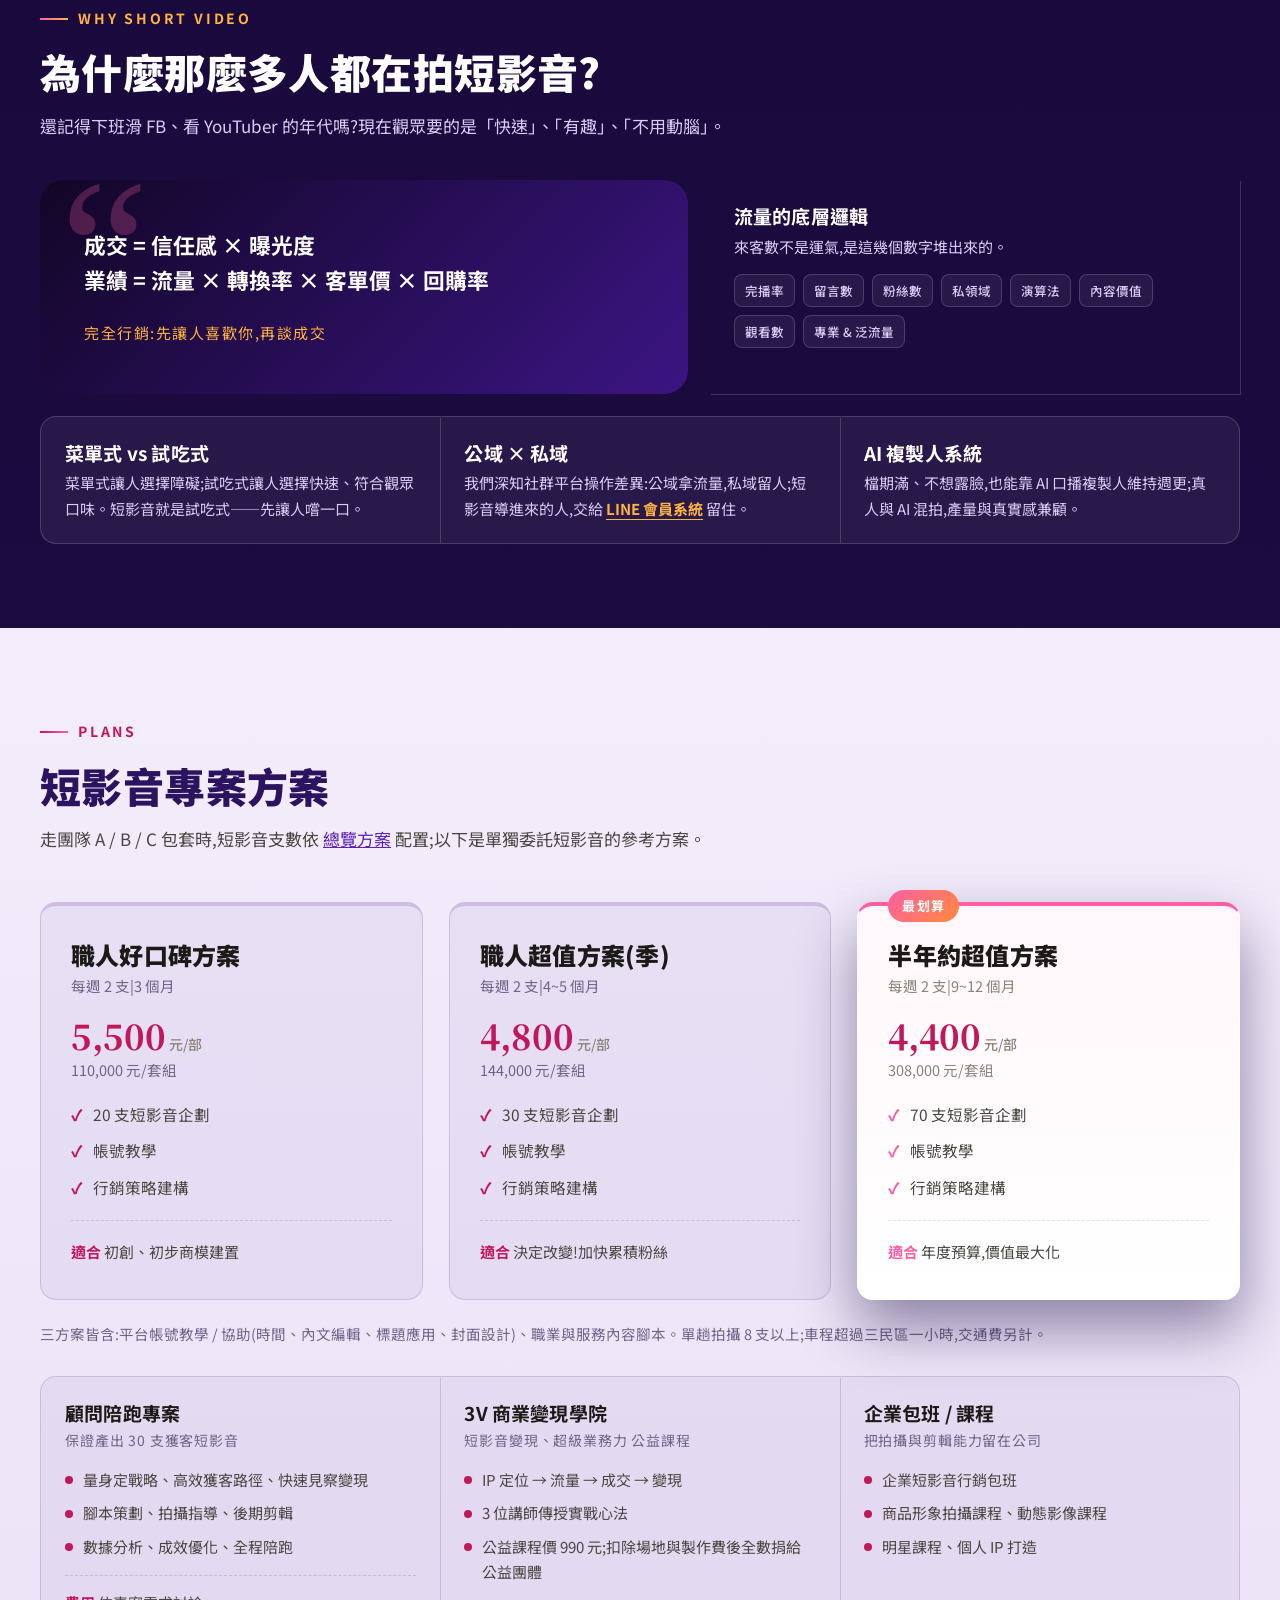
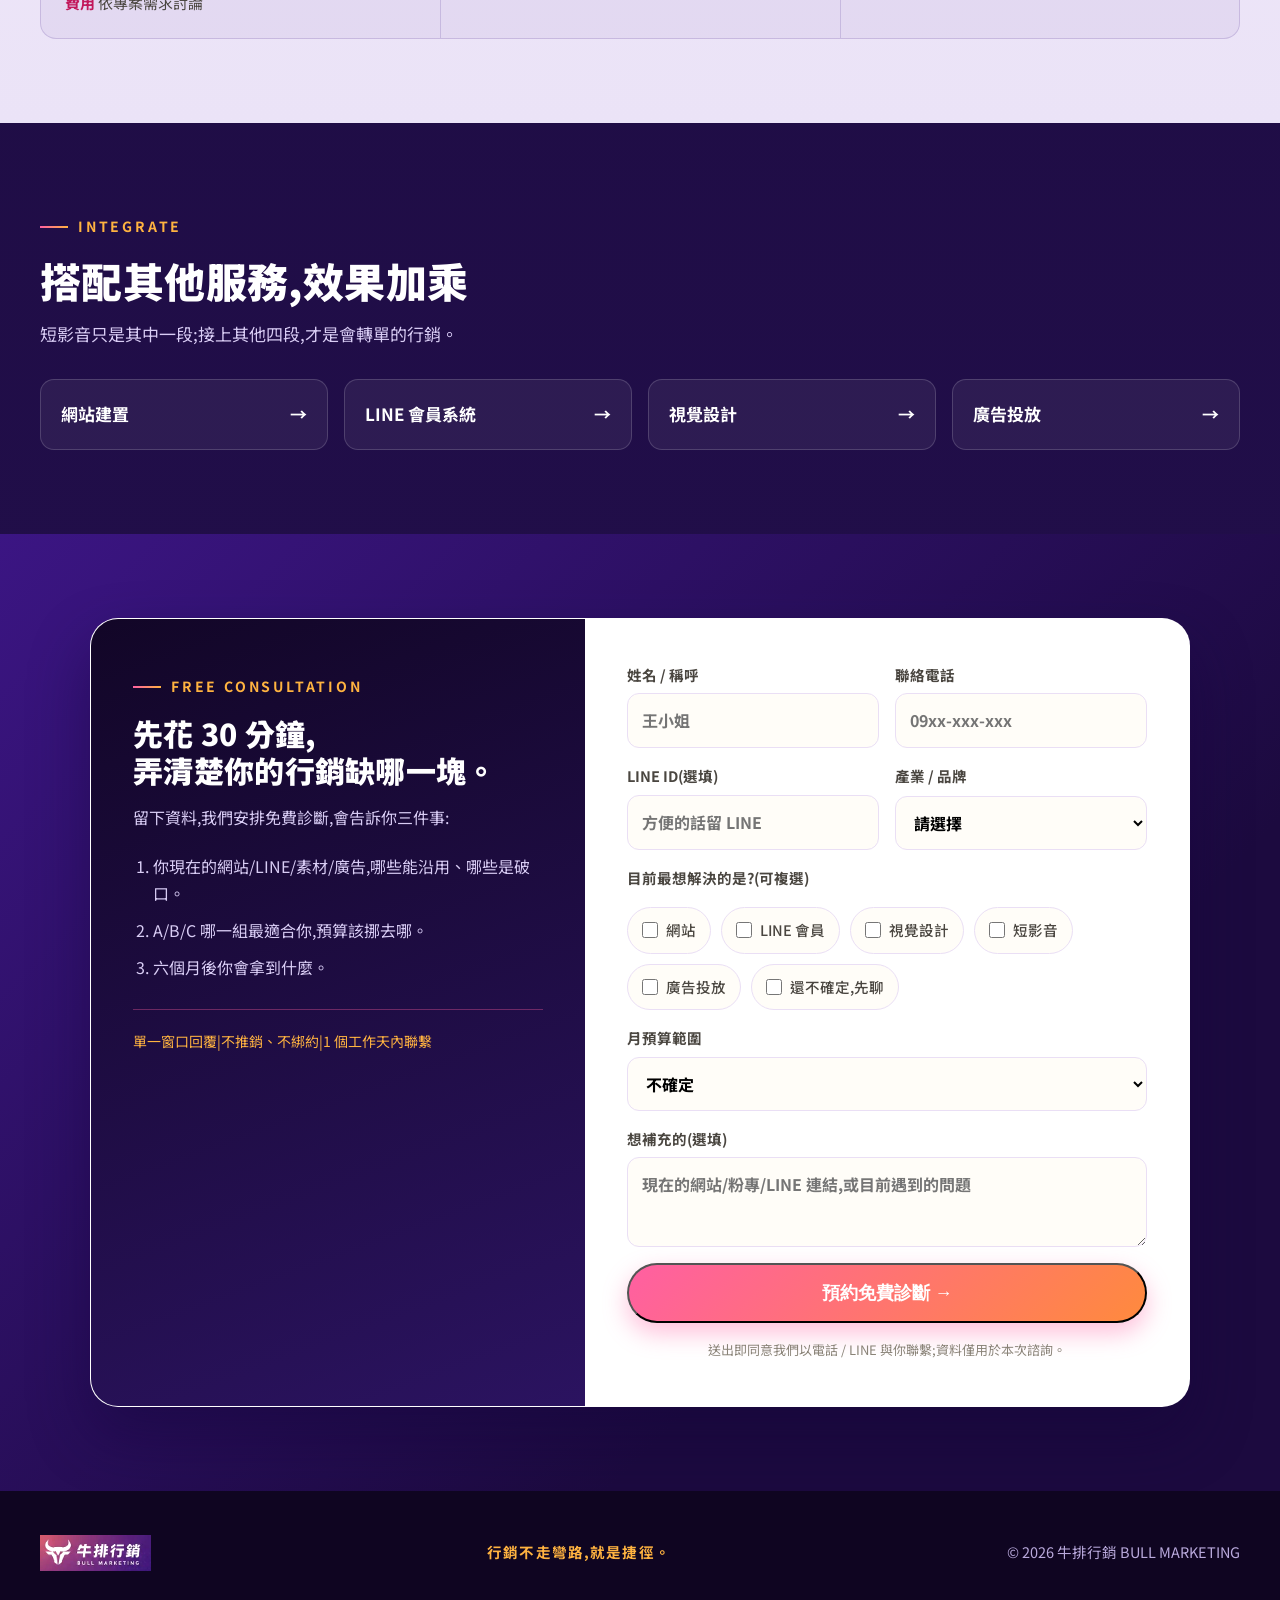
<file: video.html>
<!DOCTYPE html>
<html lang="zh-Hant-TW">
<head>
<meta charset="utf-8">
<meta name="viewport" content="width=device-width, initial-scale=1">
<title>短影音|牛排行銷 BULL MARKETING</title>
<meta name="description" content="牛排行銷 短影音 服務流程與實際案例。">
<link rel="preconnect" href="https://fonts.googleapis.com">
<link href="https://fonts.googleapis.com/css2?family=Noto+Sans+TC:wght@400;500;700;900&family=Noto+Serif+TC:wght@600;800&display=swap" rel="stylesheet">
<link rel="stylesheet" href="style.css?v=202609261947">
<link rel="stylesheet" href="theme-purple.css?v=202609261947">
</head>
<body class="page-video">
<header>
  <div class="wrap nav">
    <a class="logo" href="index.html"><img src="assets/logo.webp" alt="牛排行銷 BULL MARKETING"></a>
    <ul id="menu">
      <li class="has-sub"><a href="index.html#services">五大服務</a>
        <ul class="sub">
          <li><a href="web.html">網站建置|雅芬</a></li>
          <li><a href="crm.html">LINE 會員系統|可芳</a></li>
          <li><a href="visual.html">視覺設計|豐澤</a></li>
          <li><a href="video.html">短影音|David</a></li>
          <li><a href="ads.html">廣告投放|丹丹</a></li>
        </ul>
      </li>
      <li><a href="index.html#integration">整合方式</a></li>
      <li><a href="index.html#projects">實際案例</a></li>
      <li><a href="index.html#plans">方案</a></li>
      <li><a href="index.html#faq">常見問題</a></li>
    </ul>
    <a class="btn btn-gold" href="#contact">預約免費診斷</a>
    <button class="burger" aria-label="選單" onclick="document.getElementById('menu').classList.toggle('open')"><span></span><span></span><span></span></button>
  </div>
</header>
<section class="sub-hero" id="top">
  <div class="wrap">
    <div class="crumb"><a href="index.html">首頁</a> / <a href="index.html#services">五大服務</a> / 短影音</div>
    <div class="grid">
      <div>
        <div class="eyebrow">VIDEO|五大服務之一</div>
        <h1 class="serif">短影音</h1>
        <p class="sub">影音行銷的專家,用影像打造你的 IP 價值。IG / TikTok 短影音製作、個人與企業 IP 打造、藏鏡人拍攝+AI 口播分身;每週固定產出,影片同時是廣告素材,有觀看沒詢問就換下一支。</p>
        <div class="cta" style="display:flex;gap:14px;flex-wrap:wrap">
          <a class="btn btn-gold" href="#contact">預約免費診斷 →</a>
          <a class="btn btn-ghost" href="#cases">看實際案例</a>
        </div>
        <div class="stats"><div><b>4,000 萬+</b><span>單一客戶 IG 累積流量</span></div><div><b>12 支</b><span>單一客戶破百萬流量影片</span></div><div><b>30 支</b><span>顧問陪跑保證產出</span></div></div>
      </div>
      <div class="owner reveal">
        <div class="av photo"><img src="assets/david.webp" alt="David"></div>
        <div><b>David</b><small>VIDEO LEAD</small><p>《影音行銷的專家,用影像打造你的 IP 價值》。IG / TikTok 短影音製作、企業短影音行銷包班、個人與公司 IP 打造;真人藏鏡人拍攝+AI 口播複製人,開幕前中後三階段陪跑。</p></div>
      </div>
    </div>
  </div>
</section>

<section>
  <div class="wrap">
    <div class="eyebrow">Services</div>
    <h2 class="h2">我們的服務</h2>
    <p class="lead">短影音製作、課程包班、帳號矩陣——從一支影片到一整套影音行銷。</p>
    <div class="vd-grid3"><div class="vd-card reveal"><h3>短影音製作</h3><div class="who">IG / TikTok / Shorts</div><ul><li>IG、TikTok 短影音製作(初階 / 進階)</li><li>個人、公司 IP 打造</li><li>短影音品牌商品廣告</li><li>企業形象影片</li><li>藏鏡人真人拍攝+AI 口播複製人</li></ul></div><div class="vd-card reveal"><h3>課程與包班</h3><div class="who">把方法留在你公司</div><ul><li>企業短影音行銷包班</li><li>明星課程</li><li>商品形象拍攝課程</li><li>動態影像課程</li><li>3V 商業變現學院 公益課程</li></ul></div><div class="vd-card reveal"><h3>品牌網路行銷</h3><div class="who">帳號從 0 到矩陣</div><ul><li>短影音帳號建置</li><li>圖文 AI 矩陣行銷</li><li>KOL 合作</li><li>廣告投放 → <a href="ads.html">丹丹|廣告投放</a></li><li>會員系統 → <a href="crm.html">可芳|LINE 會員</a></li></ul></div></div>
  </div>
</section>

<section style="background:#fff">
  <div class="wrap">
    <div class="eyebrow">Who It's For</div>
    <h2 class="h2">如果,你想打造個人 IP+影音曝光</h2>
    <p class="lead">三種目標,三種拍法——先確定你要的是知名度、曝光,還是業績。</p>
    <div class="vd-grid3"><div class="vd-card reveal"><h3>業務銷售</h3><div class="who">目標:提升知名度</div><div class="chips"><span>房仲</span><span>店長</span><span>理財投資顧問</span><span>直銷高階主管</span><span>企業管理顧問</span><span>連鎖店企業總部</span><span>中古車商</span><span>融資貸款</span><span>醫美整型業</span></div></div><div class="vd-card reveal"><h3>個人執業</h3><div class="who">目標:行銷曝光</div><div class="chips"><span>美容師</span><span>美髮師</span><span>刺青師</span><span>營養師</span><span>塔羅師</span><span>中醫師</span><span>商標律師</span><span>行銷講師</span><span>室內設計師</span></div></div><div class="vd-card reveal"><h3>零售電商</h3><div class="who">目標:增加業績</div><div class="chips"><span>保健食品業</span><span>通訊業店家</span><span>3C 維修商家</span><span>美妝電商</span><span>食品電商</span><span>韓國代購商</span><span>母嬰用品電商</span><span>寵物用品電商</span></div></div></div>
  </div>
</section>

<section id="process">
  <div class="wrap">
    <div class="eyebrow">01|Service Process</div>
    <h2 class="h2">服務流程</h2>
    <p class="lead">從第一次談到交付,每一步做什麼、你會拿到什麼。</p>
    <div class="steps"><div class="step reveal"><div class="no">01</div><div><h3>IP 設定</h3><p>卡內基價值卡測驗、曼陀羅 IP 定位分析、訪談式人物分析總結——先確定你是誰、要對誰說話。</p><div class="chips"><span>2~5 天</span><span>IP 定位</span></div></div></div><div class="step reveal"><div class="no">02</div><div><h3>企劃</h3><p>拍攝主體規劃、腳本及文案擬定、確認專案成本與拍攝時間。</p><div class="chips"><span>3~4 週</span><span>腳本文案</span></div></div></div><div class="step reveal"><div class="no">03</div><div><h3>拍攝</h3><p>器材架設、行前溝通、拍攝進行、確認檔案及收音;單趟拍攝 8 支以上。</p><div class="chips"><span>依方案</span><span>單趟 8 支+</span></div></div></div><div class="step reveal"><div class="no">04</div><div><h3>編製</h3><p>影片剪輯、確認檔案及收音;真人拍攝或 AI 口播複製人皆可產出,高層不願露臉也能 24 小時曝光。</p><div class="chips"><span>10 天</span><span>剪輯</span><span>AI 分身</span></div></div></div><div class="step reveal"><div class="no">05</div><div><h3>文案</h3><p>標題封面、文字配樂、風向長尾關鍵字,確稿發佈。</p><div class="chips"><span>2 天</span><span>標題封面</span></div></div></div><div class="step reveal"><div class="no">06</div><div><h3>優化</h3><p>關鍵數字指標、數據分析、頻道優化;有觀看沒詢問就換下一支,素材同步交給廣告端投放。</p><div class="chips"><span>2 天</span><span>數據優化</span></div></div></div></div>
  </div>
</section>

<section id="cases" style="background:#fff">
  <div class="wrap">
    <div class="eyebrow">02|Case Studies</div>
    <h2 class="h2">實際案例</h2>
    <p class="lead">代表顧客的流量與變現成績,一個帳號一個數字。</p>
<div class="vd-hl"><div class="reveal"><small>手機維修達人</small><b>12 支破百萬流量</b><div class="chips"><span>每月變現 +80%</span><span>IG 總流量破 3,500 萬</span></div></div><div class="reveal"><small>琉球達人</small><b>成功轉型,民宿電話接不停</b><div class="chips"><span>IG 總流量破 800 萬</span></div></div><div class="reveal"><small>刺青工作室</small><b>14 支破 50 萬流量</b><div class="chips"><span>自有商品商模開發</span><span>IG 總流量破 4,000 萬</span></div></div></div>
<h3 style="font-size:24px;margin-top:56px">作品牆</h3>
<p class="lead">觀看數直接印在畫面上,不用我們多說。</p>
<div class="vd-wall"><figure class="reveal"><span class="ph"><img src="assets/david/v04b.webp" alt="年關將至,各位小心年獸" loading="lazy"></span><figcaption>年關將至,各位小心年獸</figcaption></figure><figure class="reveal"><span class="ph"><img src="assets/david/v08.webp" alt="逛好市多的秘密:標籤暗號大全" loading="lazy"></span><figcaption>逛好市多的秘密:標籤暗號大全</figcaption></figure><figure class="reveal"><span class="ph"><img src="assets/david/v09.webp" alt="AirPods 還有這麼多功能" loading="lazy"></span><figcaption>AirPods 還有這麼多功能</figcaption></figure><figure class="reveal"><span class="ph"><img src="assets/david/v03.webp" alt="肉整盤煮?退冰涮才嫩口" loading="lazy"></span><figcaption>肉整盤煮?退冰涮才嫩口</figcaption></figure><figure class="reveal"><span class="ph"><img src="assets/david/v07b.webp" alt="去日本退稅必看:2026 最新規定" loading="lazy"></span><figcaption>去日本退稅必看:2026 最新規定</figcaption></figure><figure class="reveal"><span class="ph"><img src="assets/david/v02.webp" alt="大統百貨正式拆除,高雄人的共同回憶" loading="lazy"></span><figcaption>大統百貨正式拆除,高雄人的共同回憶</figcaption></figure><figure class="reveal"><span class="ph"><img src="assets/david/v04a.webp" alt="鯊魚夾的妙用,出門夾也不奇怪" loading="lazy"></span><figcaption>鯊魚夾的妙用,出門夾也不奇怪</figcaption></figure><figure class="reveal"><span class="ph"><img src="assets/david/v05.webp" alt="全台最早土地公,求財拜法公開" loading="lazy"></span><figcaption>全台最早土地公,求財拜法公開</figcaption></figure><figure class="reveal"><span class="ph"><img src="assets/david/v07a.webp" alt="代購價格怎麼算?趁日幣低賺回來" loading="lazy"></span><figcaption>代購價格怎麼算?趁日幣低賺回來</figcaption></figure><figure class="reveal"><span class="ph"><img src="assets/david/v06.webp" alt="各種風格寫真,男人也能改造" loading="lazy"></span><figcaption>各種風格寫真,男人也能改造</figcaption></figure></div>
<h3 style="font-size:24px;margin-top:56px">合作產業與代表 IP</h3>
<p class="lead">從市議員到豪華車品牌,從火鍋店到旗袍寫真館——同一套方法,不同的行業。</p>
<div class="chips vd-ips"><span>市議員形象</span><span>保健食品品牌</span><span>美甲教育講師</span><span>個人品牌經營者</span><span>連鎖不動產</span><span>德系豪華車</span><span>新材料科技</span><span>燒肉餐酒館</span><span>火鍋店</span><span>酵素保健品</span><span>集團企業</span><span>火鍋店</span><span>客製西服</span><span>老牌客製化蛋糕</span><span>手機通訊行</span><span>素食親子</span><span>廣東粥</span><span>美業課程</span><span>生活風格 IP</span><span>銀行</span><span>汽車經銷</span><span>豪華車品牌</span><span>旗袍寫真館</span></div>
<h3 style="font-size:24px;margin-top:56px">團隊聯名案例</h3>
<p class="lead">短影音與廣告投放同步啟動的案子。</p>
<div class="ind-grid"><div class="ind reveal"><small>房仲個人 IP</small><b>房仲業務個人品牌</b><div class="chips"><span>120 萬觀看</span><span>1,000 留言</span><span>5–6% 轉化</span></div></div><div class="ind reveal"><small>健康器材</small><b>遠紅外線陶瓷溫熱器</b><div class="chips"><span>短影音</span></div></div><div class="ind reveal"><small>保健食品</small><b>酵素總代理</b><div class="chips"><span>短影音</span><span>廣告素材</span></div></div><div class="ind reveal"><small>運動時尚</small><b>高爾夫服飾品牌</b><div class="chips"><span>短影音</span><span>Facebook Ads</span></div></div></div>
    
  </div>
</section>

<section>
  <div class="wrap">
    <div class="eyebrow">Why Short Video</div>
    <h2 class="h2">為什麼那麼多人都在拍短影音?</h2>
    <p class="lead">還記得下班滑 FB、看 YouTuber 的年代嗎?現在觀眾要的是「快速」、「有趣」、「不用動腦」。</p>
    <div class="vd-formula">
      <div class="quote reveal"><p>成交 = 信任感 × 曝光度<br>業績 = 流量 × 轉換率 × 客單價 × 回購率</p><small>完全行銷:先讓人喜歡你,再談成交</small></div>
      <div class="vd-card reveal"><h3>流量的底層邏輯</h3><p>來客數不是運氣,是這幾個數字堆出來的。</p><div class="chips"><span>完播率</span><span>留言數</span><span>粉絲數</span><span>私領域</span><span>演算法</span><span>內容價值</span><span>觀看數</span><span>專業 &amp; 泛流量</span></div></div>
    </div>
    <div class="vd-grid3" style="margin-top:22px">
      <div class="vd-card reveal"><h3>菜單式 vs 試吃式</h3><p>菜單式讓人選擇障礙;試吃式讓人選擇快速、符合觀眾口味。短影音就是試吃式——先讓人嚐一口。</p></div>
      <div class="vd-card reveal"><h3>公域 × 私域</h3><p>我們深知社群平台操作差異:公域拿流量,私域留人;短影音導進來的人,交給 <a href="crm.html">LINE 會員系統</a> 留住。</p></div>
      <div class="vd-card reveal"><h3>AI 複製人系統</h3><p>檔期滿、不想露臉,也能靠 AI 口播複製人維持週更;真人與 AI 混拍,產量與真實感兼顧。</p></div>
    </div>
  </div>
</section>

<section style="background:#fff">
  <div class="wrap">
    <div class="eyebrow">Plans</div>
    <h2 class="h2">短影音專案方案</h2>
    <p class="lead">走團隊 A / B / C 包套時,短影音支數依 <a href="index.html#plans" style="text-decoration:underline">總覽方案</a> 配置;以下是單獨委託短影音的參考方案。</p>
    <div class="plans">
      <div class="plan reveal"><h3>職人好口碑方案</h3><div class="who">每週 2 支|3 個月</div><div class="vd-price">5,500<small> 元/部</small></div><div class="who">110,000 元/套組</div><ul><li>20 支短影音企劃</li><li>帳號教學</li><li>行銷策略建構</li></ul><div class="fit"><b>適合</b> 初創、初步商模建置</div></div>
      <div class="plan reveal"><h3>職人超值方案(季)</h3><div class="who">每週 2 支|4~5 個月</div><div class="vd-price">4,800<small> 元/部</small></div><div class="who">144,000 元/套組</div><ul><li>30 支短影音企劃</li><li>帳號教學</li><li>行銷策略建構</li></ul><div class="fit"><b>適合</b> 決定改變!加快累積粉絲</div></div>
      <div class="plan hot reveal"><span class="lbl">最划算</span><h3>半年約超值方案</h3><div class="who">每週 2 支|9~12 個月</div><div class="vd-price">4,400<small> 元/部</small></div><div class="who">308,000 元/套組</div><ul><li>70 支短影音企劃</li><li>帳號教學</li><li>行銷策略建構</li></ul><div class="fit"><b>適合</b> 年度預算,價值最大化</div></div>
    </div>
    <div class="vd-plans-note">三方案皆含:平台帳號教學 / 協助(時間、內文編輯、標題應用、封面設計)、職業與服務內容腳本。單趟拍攝 8 支以上;車程超過三民區一小時,交通費另計。</div>
    <div class="vd-grid3" style="margin-top:30px">
      <div class="vd-card reveal"><h3>顧問陪跑專案</h3><div class="who">保證產出 30 支獲客短影音</div><ul><li>量身定戰略、高效獲客路徑、快速見察變現</li><li>腳本策劃、拍攝指導、後期剪輯</li><li>數據分析、成效優化、全程陪跑</li></ul><div class="fit" style="margin-top:16px;font-size:15px"><b>費用</b> 依專案需求討論</div></div>
      <div class="vd-card reveal"><h3>3V 商業變現學院</h3><div class="who">短影音變現、超級業務力 公益課程</div><ul><li>IP 定位 → 流量 → 成交 → 變現</li><li>3 位講師傳授實戰心法</li><li>公益課程價 990 元;扣除場地與製作費後全數捐給公益團體</li></ul></div>
      <div class="vd-card reveal"><h3>企業包班 / 課程</h3><div class="who">把拍攝與剪輯能力留在公司</div><ul><li>企業短影音行銷包班</li><li>商品形象拍攝課程、動態影像課程</li><li>明星課程、個人 IP 打造</li></ul></div>
    </div>
  </div>
</section>

<section>
  <div class="wrap">
    <div class="eyebrow">Integrate</div>
    <h2 class="h2">搭配其他服務,效果加乘</h2>
    <p class="lead">短影音只是其中一段;接上其他四段,才是會轉單的行銷。</p>
    <div class="other-svc"><a href="web.html">網站建置<span>→</span></a><a href="crm.html">LINE 會員系統<span>→</span></a><a href="visual.html">視覺設計<span>→</span></a><a href="ads.html">廣告投放<span>→</span></a></div>
  </div>
</section>

<!-- 8 LEAD FORM -->
<section class="lead-sec" id="contact">
  <div class="wrap">
    <div class="lead-box reveal">
      <div class="info">
        <div class="eyebrow">Free Consultation</div>
        <h2 class="h2">先花 30 分鐘,<br>弄清楚你的行銷缺哪一塊。</h2>
        <p>留下資料,我們安排免費診斷,會告訴你三件事:</p>
        <ol>
          <li>你現在的網站/LINE/素材/廣告,哪些能沿用、哪些是破口。</li>
          <li>A/B/C 哪一組最適合你,預算該挪去哪。</li>
          <li>六個月後你會拿到什麼。</li>
        </ol>
        <div class="note">單一窗口回覆|不推銷、不綁約|1 個工作天內聯繫</div>
      </div>
      <form id="leadForm" novalidate>
        <div class="row">
          <label>姓名 / 稱呼<input name="name" required placeholder="王小姐"></label>
          <label>聯絡電話<input name="phone" type="tel" required placeholder="09xx-xxx-xxx"></label>
        </div>
        <div class="row">
          <label>LINE ID(選填)<input name="line" placeholder="方便的話留 LINE"></label>
          <label>產業 / 品牌
            <select name="industry" required>
              <option value="">請選擇</option>
              <option>餐飲 / 食品</option><option>美業 / 身心靈</option><option>零售 / 電商</option>
              <option>室內設計 / 工程</option><option>醫療 / 長照</option><option>教育 / 課程</option>
              <option>房產 / 金融</option><option>其他</option>
            </select>
          </label>
        </div>
        <label>目前最想解決的是?(可複選)</label>
        <div class="chk">
          <label><input type="checkbox" name="services" value="網站">網站</label>
          <label><input type="checkbox" name="services" value="LINE會員">LINE 會員</label>
          <label><input type="checkbox" name="services" value="視覺">視覺設計</label>
          <label><input type="checkbox" name="services" value="短影音">短影音</label>
          <label><input type="checkbox" name="services" value="廣告">廣告投放</label>
          <label><input type="checkbox" name="services" value="不確定">還不確定,先聊</label>
        </div>
        <label>月預算範圍
          <select name="budget">
            <option value="">不確定</option><option>2 萬以下</option><option>2–5 萬</option><option>5–10 萬</option><option>10 萬以上</option>
          </select>
        </label>
        <label>想補充的(選填)<textarea name="msg" placeholder="現在的網站/粉專/LINE 連結,或目前遇到的問題"></textarea></label>
        <button class="btn btn-gold" type="submit">預約免費診斷 →</button>
        <div class="fine">送出即同意我們以電話 / LINE 與你聯繫;資料僅用於本次諮詢。</div>
      </form>
    </div>
  </div>
</section>
<footer>
  <div class="wrap">
    <img src="assets/logo.webp" alt="牛排行銷">
    <div class="slogan">行銷不走彎路,就是捷徑。</div>
    <div>© 2026 牛排行銷 BULL MARKETING</div>
  </div>
</footer>
<div class="mbar">
  <a class="tel" href="tel:0900000000">☎ 來電</a>
  <a class="line" href="#" onclick="alert('LINE 官方帳號連結待接');return false;">LINE</a>
  <a class="form" href="#contact">預約免費診斷</a>
</div>
<script src="app.js"></script>
</body>
</html>
</file>
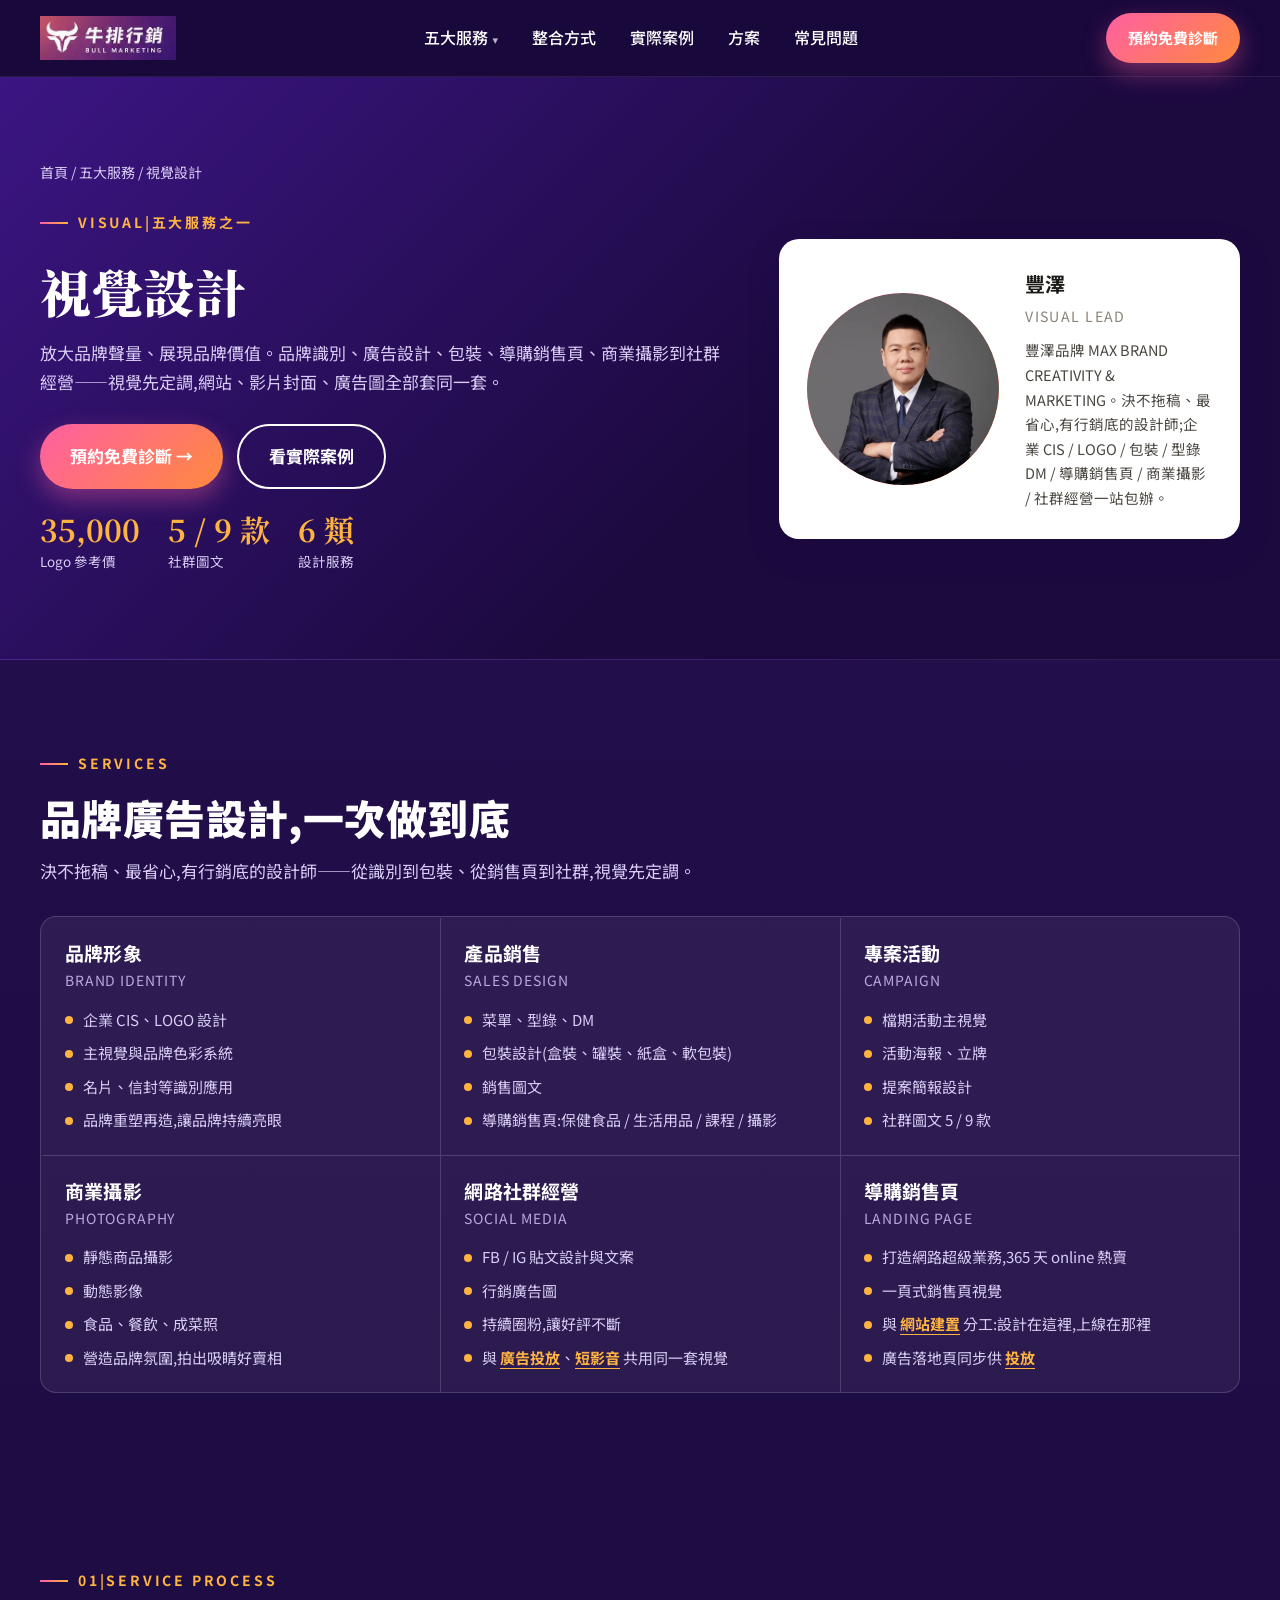
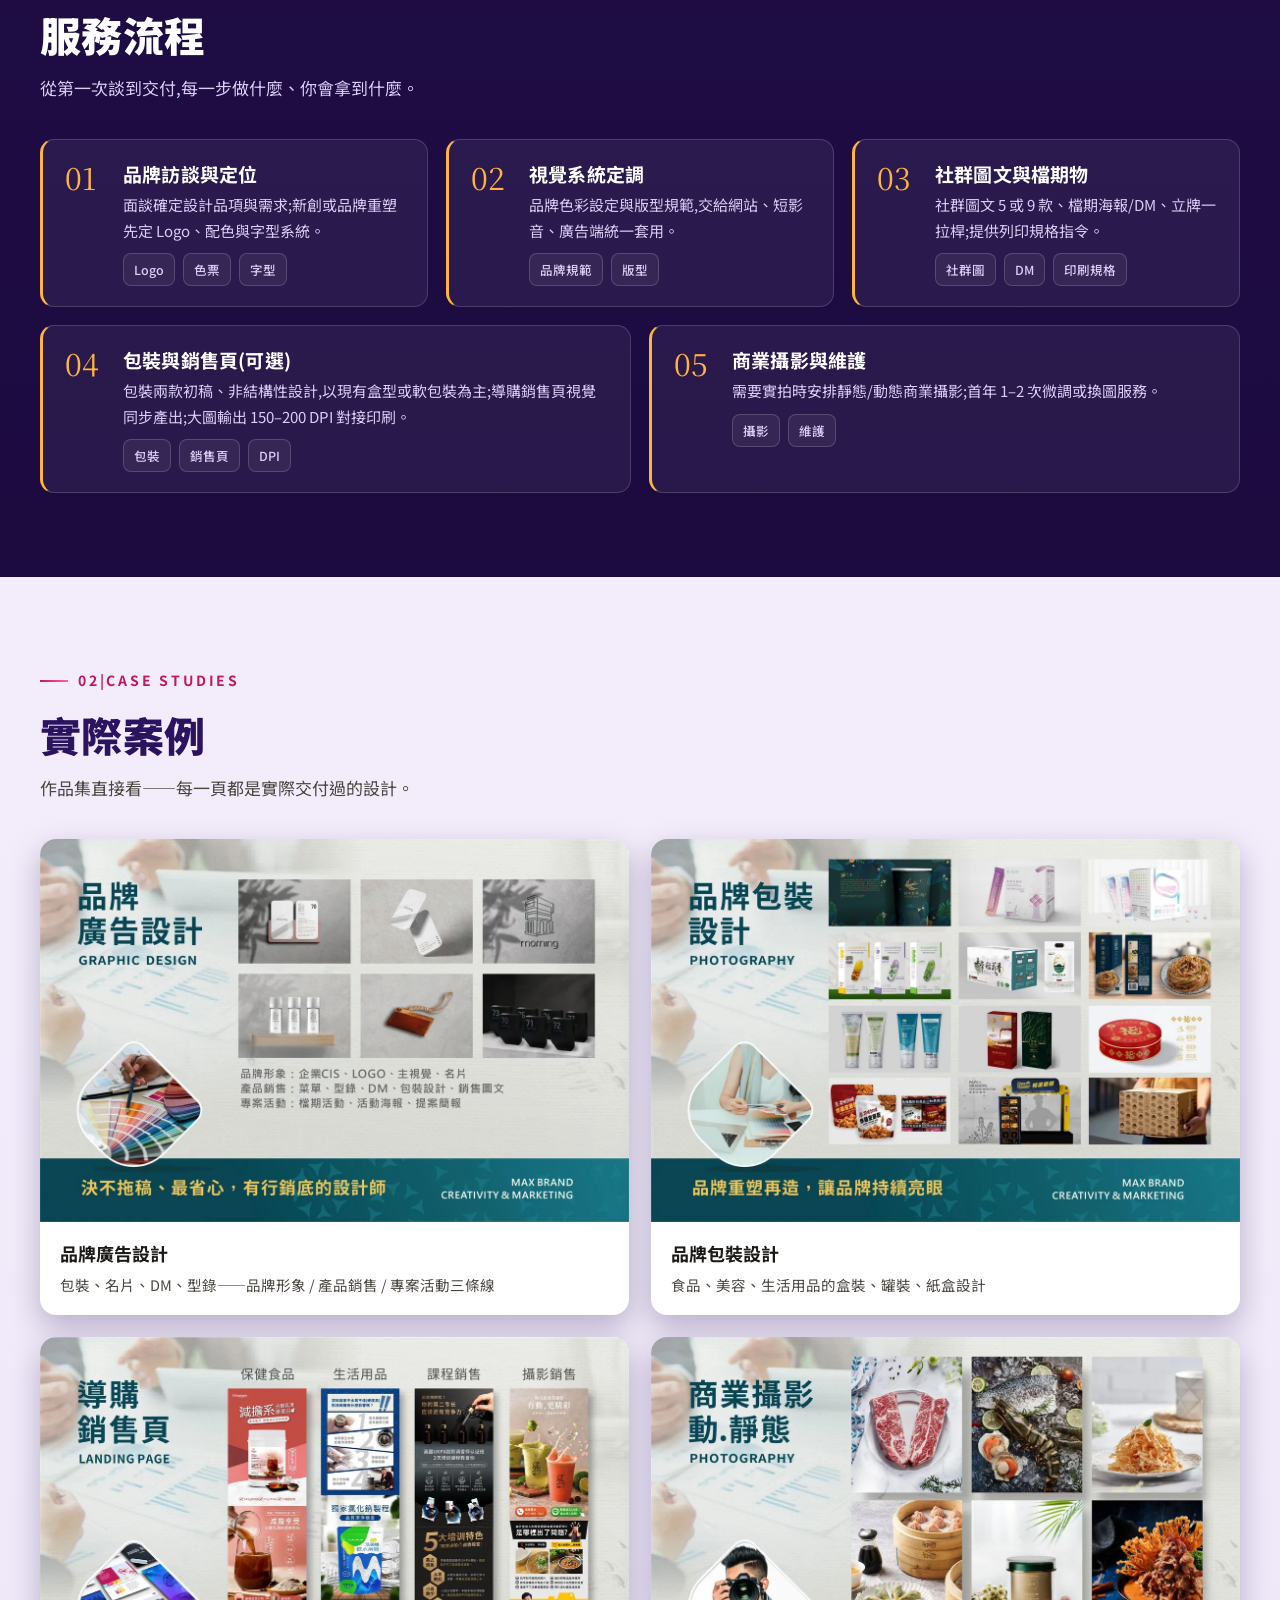
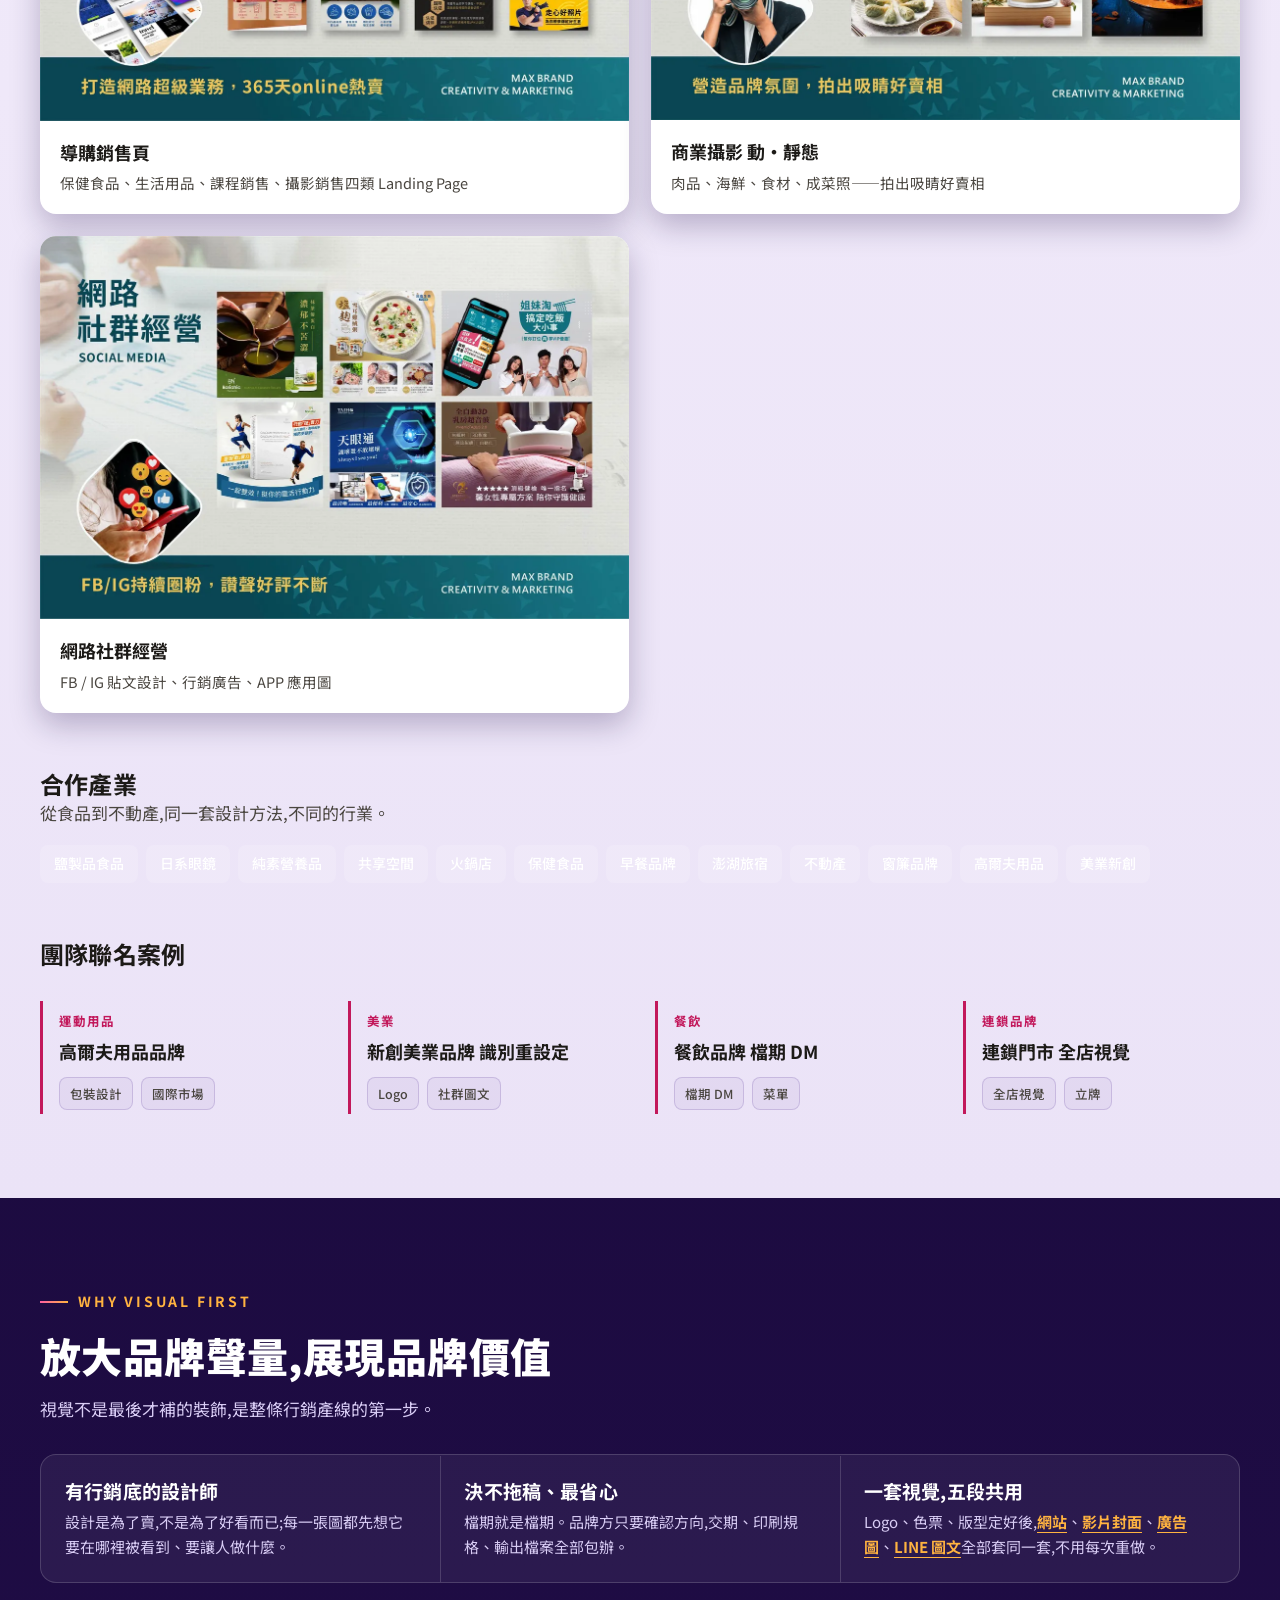
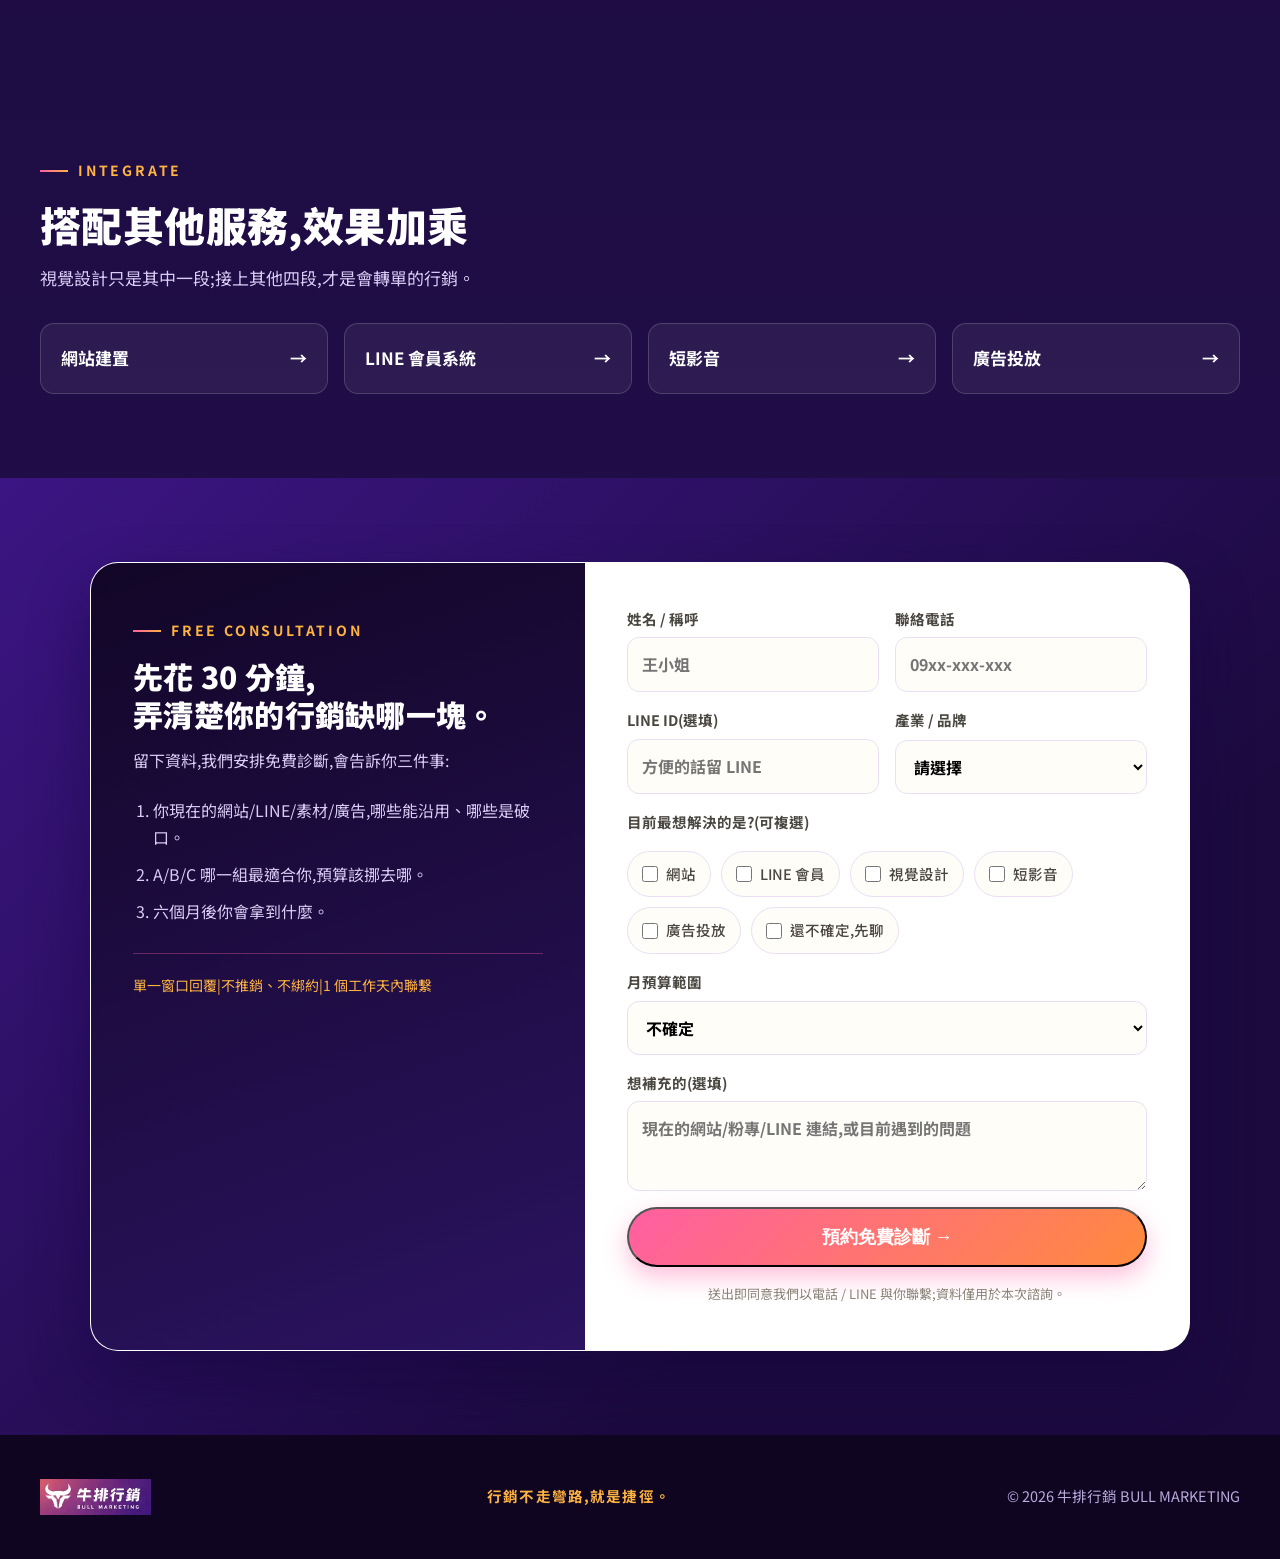
<file: visual.html>
<!DOCTYPE html>
<html lang="zh-Hant-TW">
<head>
<meta charset="utf-8">
<meta name="viewport" content="width=device-width, initial-scale=1">
<title>視覺設計|牛排行銷 BULL MARKETING</title>
<meta name="description" content="牛排行銷 視覺設計 服務流程與實際案例。">
<link rel="preconnect" href="https://fonts.googleapis.com">
<link href="https://fonts.googleapis.com/css2?family=Noto+Sans+TC:wght@400;500;700;900&family=Noto+Serif+TC:wght@600;800&display=swap" rel="stylesheet">
<link rel="stylesheet" href="style.css?v=202609261947">
<link rel="stylesheet" href="theme-purple.css?v=202609261947">
</head>
<body class="page-visual">
<header>
  <div class="wrap nav">
    <a class="logo" href="index.html"><img src="assets/logo.webp" alt="牛排行銷 BULL MARKETING"></a>
    <ul id="menu">
      <li class="has-sub"><a href="index.html#services">五大服務</a>
        <ul class="sub">
          <li><a href="web.html">網站建置|雅芬</a></li>
          <li><a href="crm.html">LINE 會員系統|可芳</a></li>
          <li><a href="visual.html">視覺設計|豐澤</a></li>
          <li><a href="video.html">短影音|David</a></li>
          <li><a href="ads.html">廣告投放|丹丹</a></li>
        </ul>
      </li>
      <li><a href="index.html#integration">整合方式</a></li>
      <li><a href="index.html#projects">實際案例</a></li>
      <li><a href="index.html#plans">方案</a></li>
      <li><a href="index.html#faq">常見問題</a></li>
    </ul>
    <a class="btn btn-gold" href="#contact">預約免費診斷</a>
    <button class="burger" aria-label="選單" onclick="document.getElementById('menu').classList.toggle('open')"><span></span><span></span><span></span></button>
  </div>
</header>
<section class="sub-hero" id="top">
  <div class="wrap">
    <div class="crumb"><a href="index.html">首頁</a> / <a href="index.html#services">五大服務</a> / 視覺設計</div>
    <div class="grid">
      <div>
        <div class="eyebrow">VISUAL|五大服務之一</div>
        <h1 class="serif">視覺設計</h1>
        <p class="sub">放大品牌聲量、展現品牌價值。品牌識別、廣告設計、包裝、導購銷售頁、商業攝影到社群經營——視覺先定調,網站、影片封面、廣告圖全部套同一套。</p>
        <div class="cta" style="display:flex;gap:14px;flex-wrap:wrap">
          <a class="btn btn-gold" href="#contact">預約免費診斷 →</a>
          <a class="btn btn-ghost" href="#cases">看實際案例</a>
        </div>
        <div class="stats"><div><b>35,000</b><span>Logo 參考價</span></div><div><b>5 / 9 款</b><span>社群圖文</span></div><div><b>6 類</b><span>設計服務</span></div></div>
      </div>
      <div class="owner reveal">
        <div class="av photo"><img src="assets/fengze.webp" alt="豐澤"></div>
        <div><b>豐澤</b><small>VISUAL LEAD</small><p>豐澤品牌 MAX BRAND CREATIVITY & MARKETING。決不拖稿、最省心,有行銷底的設計師;企業 CIS / LOGO / 包裝 / 型錄 DM / 導購銷售頁 / 商業攝影 / 社群經營一站包辦。</p></div>
      </div>
    </div>
  </div>
</section>

<section>
  <div class="wrap">
    <div class="eyebrow">Services</div>
    <h2 class="h2">品牌廣告設計,一次做到底</h2>
    <p class="lead">決不拖稿、最省心,有行銷底的設計師——從識別到包裝、從銷售頁到社群,視覺先定調。</p>
    <div class="vd-grid3"><div class="vd-card reveal"><h3>品牌形象</h3><div class="who">BRAND IDENTITY</div><ul><li>企業 CIS、LOGO 設計</li><li>主視覺與品牌色彩系統</li><li>名片、信封等識別應用</li><li>品牌重塑再造,讓品牌持續亮眼</li></ul></div><div class="vd-card reveal"><h3>產品銷售</h3><div class="who">SALES DESIGN</div><ul><li>菜單、型錄、DM</li><li>包裝設計(盒裝、罐裝、紙盒、軟包裝)</li><li>銷售圖文</li><li>導購銷售頁:保健食品 / 生活用品 / 課程 / 攝影</li></ul></div><div class="vd-card reveal"><h3>專案活動</h3><div class="who">CAMPAIGN</div><ul><li>檔期活動主視覺</li><li>活動海報、立牌</li><li>提案簡報設計</li><li>社群圖文 5 / 9 款</li></ul></div><div class="vd-card reveal"><h3>商業攝影</h3><div class="who">PHOTOGRAPHY</div><ul><li>靜態商品攝影</li><li>動態影像</li><li>食品、餐飲、成菜照</li><li>營造品牌氛圍,拍出吸睛好賣相</li></ul></div><div class="vd-card reveal"><h3>網路社群經營</h3><div class="who">SOCIAL MEDIA</div><ul><li>FB / IG 貼文設計與文案</li><li>行銷廣告圖</li><li>持續圈粉,讓好評不斷</li><li>與 <a href="ads.html">廣告投放</a>、<a href="video.html">短影音</a> 共用同一套視覺</li></ul></div><div class="vd-card reveal"><h3>導購銷售頁</h3><div class="who">LANDING PAGE</div><ul><li>打造網路超級業務,365 天 online 熱賣</li><li>一頁式銷售頁視覺</li><li>與 <a href="web.html">網站建置</a> 分工:設計在這裡,上線在那裡</li><li>廣告落地頁同步供 <a href="ads.html">投放</a></li></ul></div></div>
  </div>
</section>

<section id="process">
  <div class="wrap">
    <div class="eyebrow">01|Service Process</div>
    <h2 class="h2">服務流程</h2>
    <p class="lead">從第一次談到交付,每一步做什麼、你會拿到什麼。</p>
    <div class="steps"><div class="step reveal"><div class="no">01</div><div><h3>品牌訪談與定位</h3><p>面談確定設計品項與需求;新創或品牌重塑先定 Logo、配色與字型系統。</p><div class="chips"><span>Logo</span><span>色票</span><span>字型</span></div></div></div><div class="step reveal"><div class="no">02</div><div><h3>視覺系統定調</h3><p>品牌色彩設定與版型規範,交給網站、短影音、廣告端統一套用。</p><div class="chips"><span>品牌規範</span><span>版型</span></div></div></div><div class="step reveal"><div class="no">03</div><div><h3>社群圖文與檔期物</h3><p>社群圖文 5 或 9 款、檔期海報/DM、立牌一拉桿;提供列印規格指令。</p><div class="chips"><span>社群圖</span><span>DM</span><span>印刷規格</span></div></div></div><div class="step reveal"><div class="no">04</div><div><h3>包裝與銷售頁(可選)</h3><p>包裝兩款初稿、非結構性設計,以現有盒型或軟包裝為主;導購銷售頁視覺同步產出;大圖輸出 150–200 DPI 對接印刷。</p><div class="chips"><span>包裝</span><span>銷售頁</span><span>DPI</span></div></div></div><div class="step reveal"><div class="no">05</div><div><h3>商業攝影與維護</h3><p>需要實拍時安排靜態/動態商業攝影;首年 1–2 次微調或換圖服務。</p><div class="chips"><span>攝影</span><span>維護</span></div></div></div></div>
  </div>
</section>

<section id="cases" style="background:#fff">
  <div class="wrap">
    <div class="eyebrow">02|Case Studies</div>
    <h2 class="h2">實際案例</h2>
    <p class="lead">作品集直接看——每一頁都是實際交付過的設計。</p>
<div class="vd-gallery"><figure class="reveal"><img src="assets/fengze/graphic.webp" alt="品牌廣告設計" loading="lazy"><figcaption><b>品牌廣告設計</b><span>包裝、名片、DM、型錄——品牌形象 / 產品銷售 / 專案活動三條線</span></figcaption></figure><figure class="reveal"><img src="assets/fengze/packaging.webp" alt="品牌包裝設計" loading="lazy"><figcaption><b>品牌包裝設計</b><span>食品、美容、生活用品的盒裝、罐裝、紙盒設計</span></figcaption></figure><figure class="reveal"><img src="assets/fengze/landing.webp" alt="導購銷售頁" loading="lazy"><figcaption><b>導購銷售頁</b><span>保健食品、生活用品、課程銷售、攝影銷售四類 Landing Page</span></figcaption></figure><figure class="reveal"><img src="assets/fengze/photo.webp" alt="商業攝影 動・靜態" loading="lazy"><figcaption><b>商業攝影 動・靜態</b><span>肉品、海鮮、食材、成菜照——拍出吸睛好賣相</span></figcaption></figure><figure class="reveal"><img src="assets/fengze/social.webp" alt="網路社群經營" loading="lazy"><figcaption><b>網路社群經營</b><span>FB / IG 貼文設計、行銷廣告、APP 應用圖</span></figcaption></figure></div>
<h3 style="font-size:24px;margin-top:56px">合作產業</h3>
<p class="lead">從食品到不動產,同一套設計方法,不同的行業。</p>
<div class="chips vd-ips"><span>鹽製品食品</span><span>日系眼鏡</span><span>純素營養品</span><span>共享空間</span><span>火鍋店</span><span>保健食品</span><span>早餐品牌</span><span>澎湖旅宿</span><span>不動產</span><span>窗簾品牌</span><span>高爾夫用品</span><span>美業新創</span></div>
<h3 style="font-size:24px;margin-top:56px">團隊聯名案例</h3>
<div class="ind-grid"><div class="ind reveal"><small>運動用品</small><b>高爾夫用品品牌</b><div class="chips"><span>包裝設計</span><span>國際市場</span></div></div><div class="ind reveal"><small>美業</small><b>新創美業品牌 識別重設定</b><div class="chips"><span>Logo</span><span>社群圖文</span></div></div><div class="ind reveal"><small>餐飲</small><b>餐飲品牌 檔期 DM</b><div class="chips"><span>檔期 DM</span><span>菜單</span></div></div><div class="ind reveal"><small>連鎖品牌</small><b>連鎖門市 全店視覺</b><div class="chips"><span>全店視覺</span><span>立牌</span></div></div></div>
    
  </div>
</section>

<section>
  <div class="wrap">
    <div class="eyebrow">Why Visual First</div>
    <h2 class="h2">放大品牌聲量,展現品牌價值</h2>
    <p class="lead">視覺不是最後才補的裝飾,是整條行銷產線的第一步。</p>
    <div class="vd-grid3">
      <div class="vd-card reveal"><h3>有行銷底的設計師</h3><p>設計是為了賣,不是為了好看而已;每一張圖都先想它要在哪裡被看到、要讓人做什麼。</p></div>
      <div class="vd-card reveal"><h3>決不拖稿、最省心</h3><p>檔期就是檔期。品牌方只要確認方向,交期、印刷規格、輸出檔案全部包辦。</p></div>
      <div class="vd-card reveal"><h3>一套視覺,五段共用</h3><p>Logo、色票、版型定好後,<a href="web.html">網站</a>、<a href="video.html">影片封面</a>、<a href="ads.html">廣告圖</a>、<a href="crm.html">LINE 圖文</a>全部套同一套,不用每次重做。</p></div>
    </div>
  </div>
</section>

<section>
  <div class="wrap">
    <div class="eyebrow">Integrate</div>
    <h2 class="h2">搭配其他服務,效果加乘</h2>
    <p class="lead">視覺設計只是其中一段;接上其他四段,才是會轉單的行銷。</p>
    <div class="other-svc"><a href="web.html">網站建置<span>→</span></a><a href="crm.html">LINE 會員系統<span>→</span></a><a href="video.html">短影音<span>→</span></a><a href="ads.html">廣告投放<span>→</span></a></div>
  </div>
</section>

<!-- 8 LEAD FORM -->
<section class="lead-sec" id="contact">
  <div class="wrap">
    <div class="lead-box reveal">
      <div class="info">
        <div class="eyebrow">Free Consultation</div>
        <h2 class="h2">先花 30 分鐘,<br>弄清楚你的行銷缺哪一塊。</h2>
        <p>留下資料,我們安排免費診斷,會告訴你三件事:</p>
        <ol>
          <li>你現在的網站/LINE/素材/廣告,哪些能沿用、哪些是破口。</li>
          <li>A/B/C 哪一組最適合你,預算該挪去哪。</li>
          <li>六個月後你會拿到什麼。</li>
        </ol>
        <div class="note">單一窗口回覆|不推銷、不綁約|1 個工作天內聯繫</div>
      </div>
      <form id="leadForm" novalidate>
        <div class="row">
          <label>姓名 / 稱呼<input name="name" required placeholder="王小姐"></label>
          <label>聯絡電話<input name="phone" type="tel" required placeholder="09xx-xxx-xxx"></label>
        </div>
        <div class="row">
          <label>LINE ID(選填)<input name="line" placeholder="方便的話留 LINE"></label>
          <label>產業 / 品牌
            <select name="industry" required>
              <option value="">請選擇</option>
              <option>餐飲 / 食品</option><option>美業 / 身心靈</option><option>零售 / 電商</option>
              <option>室內設計 / 工程</option><option>醫療 / 長照</option><option>教育 / 課程</option>
              <option>房產 / 金融</option><option>其他</option>
            </select>
          </label>
        </div>
        <label>目前最想解決的是?(可複選)</label>
        <div class="chk">
          <label><input type="checkbox" name="services" value="網站">網站</label>
          <label><input type="checkbox" name="services" value="LINE會員">LINE 會員</label>
          <label><input type="checkbox" name="services" value="視覺">視覺設計</label>
          <label><input type="checkbox" name="services" value="短影音">短影音</label>
          <label><input type="checkbox" name="services" value="廣告">廣告投放</label>
          <label><input type="checkbox" name="services" value="不確定">還不確定,先聊</label>
        </div>
        <label>月預算範圍
          <select name="budget">
            <option value="">不確定</option><option>2 萬以下</option><option>2–5 萬</option><option>5–10 萬</option><option>10 萬以上</option>
          </select>
        </label>
        <label>想補充的(選填)<textarea name="msg" placeholder="現在的網站/粉專/LINE 連結,或目前遇到的問題"></textarea></label>
        <button class="btn btn-gold" type="submit">預約免費診斷 →</button>
        <div class="fine">送出即同意我們以電話 / LINE 與你聯繫;資料僅用於本次諮詢。</div>
      </form>
    </div>
  </div>
</section>
<footer>
  <div class="wrap">
    <img src="assets/logo.webp" alt="牛排行銷">
    <div class="slogan">行銷不走彎路,就是捷徑。</div>
    <div>© 2026 牛排行銷 BULL MARKETING</div>
  </div>
</footer>
<div class="mbar">
  <a class="tel" href="tel:0900000000">☎ 來電</a>
  <a class="line" href="#" onclick="alert('LINE 官方帳號連結待接');return false;">LINE</a>
  <a class="form" href="#contact">預約免費診斷</a>
</div>
<script src="app.js"></script>
</body>
</html>
</file>
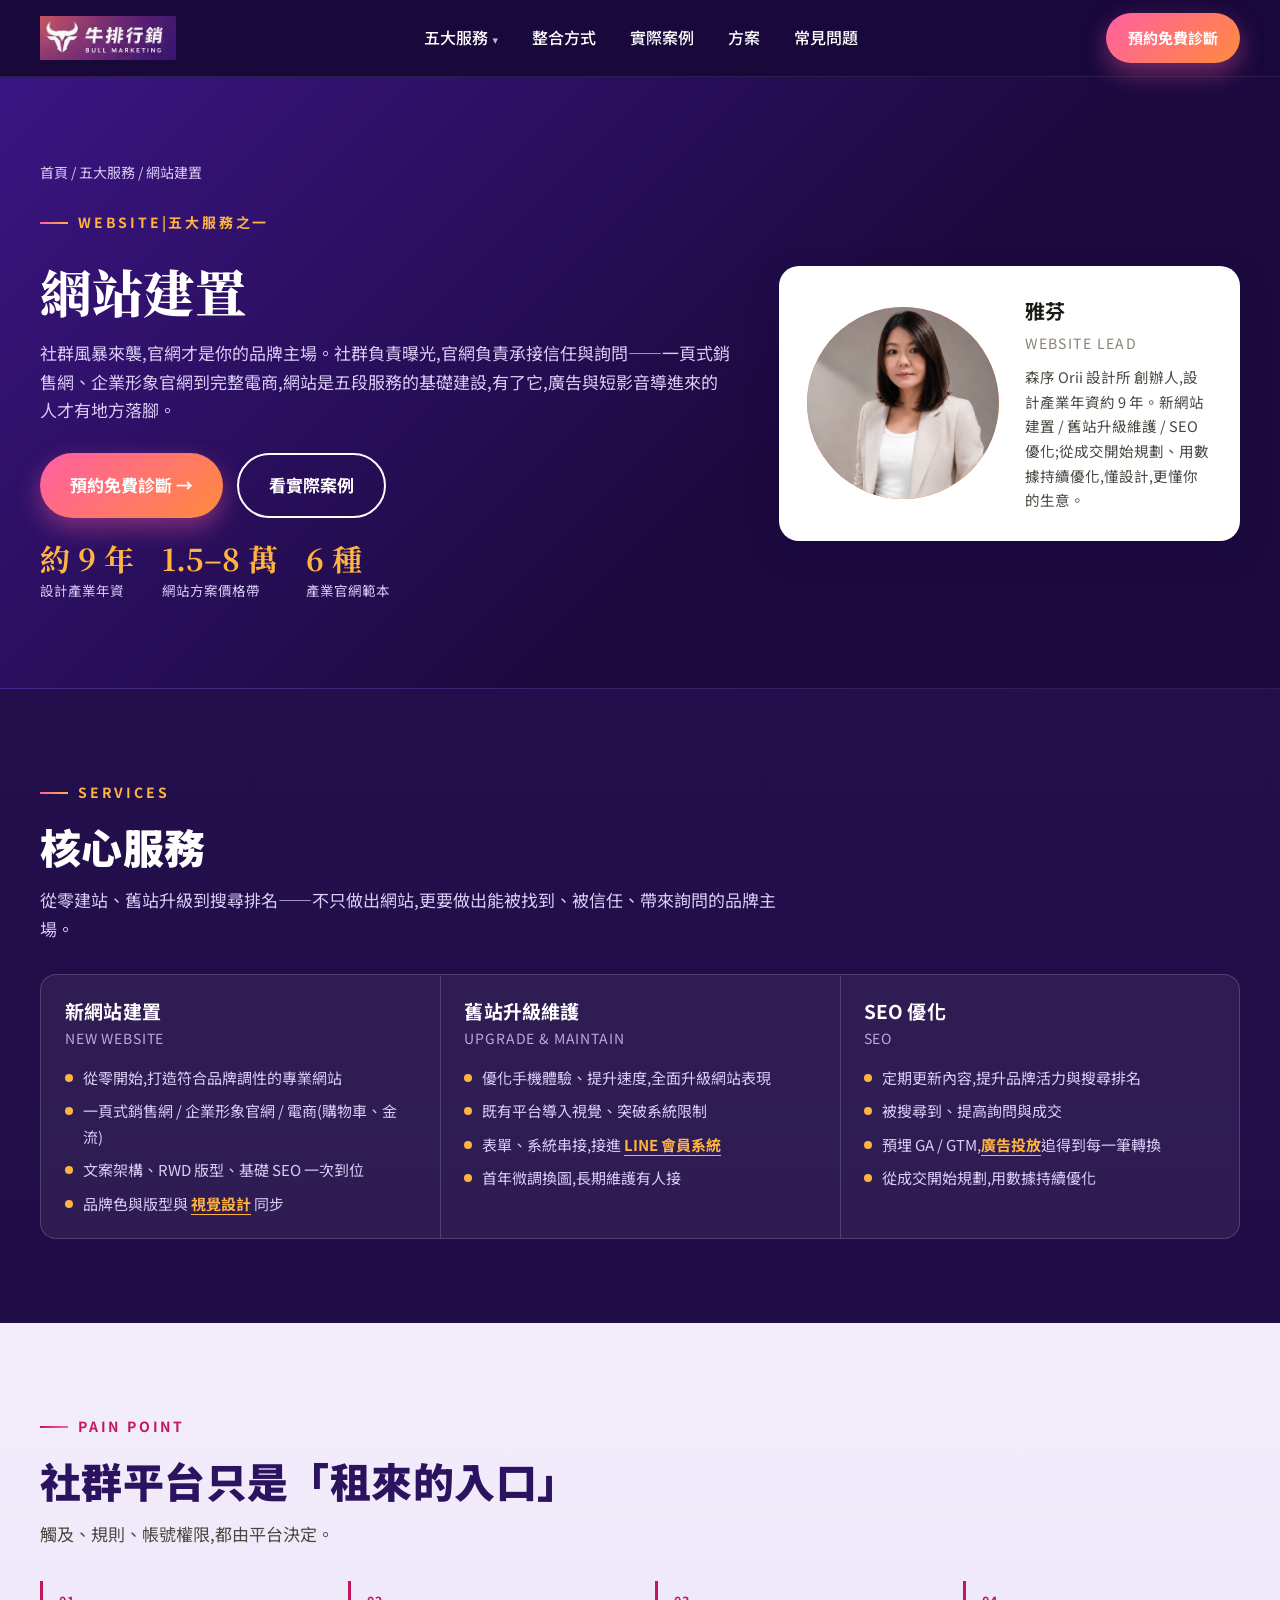
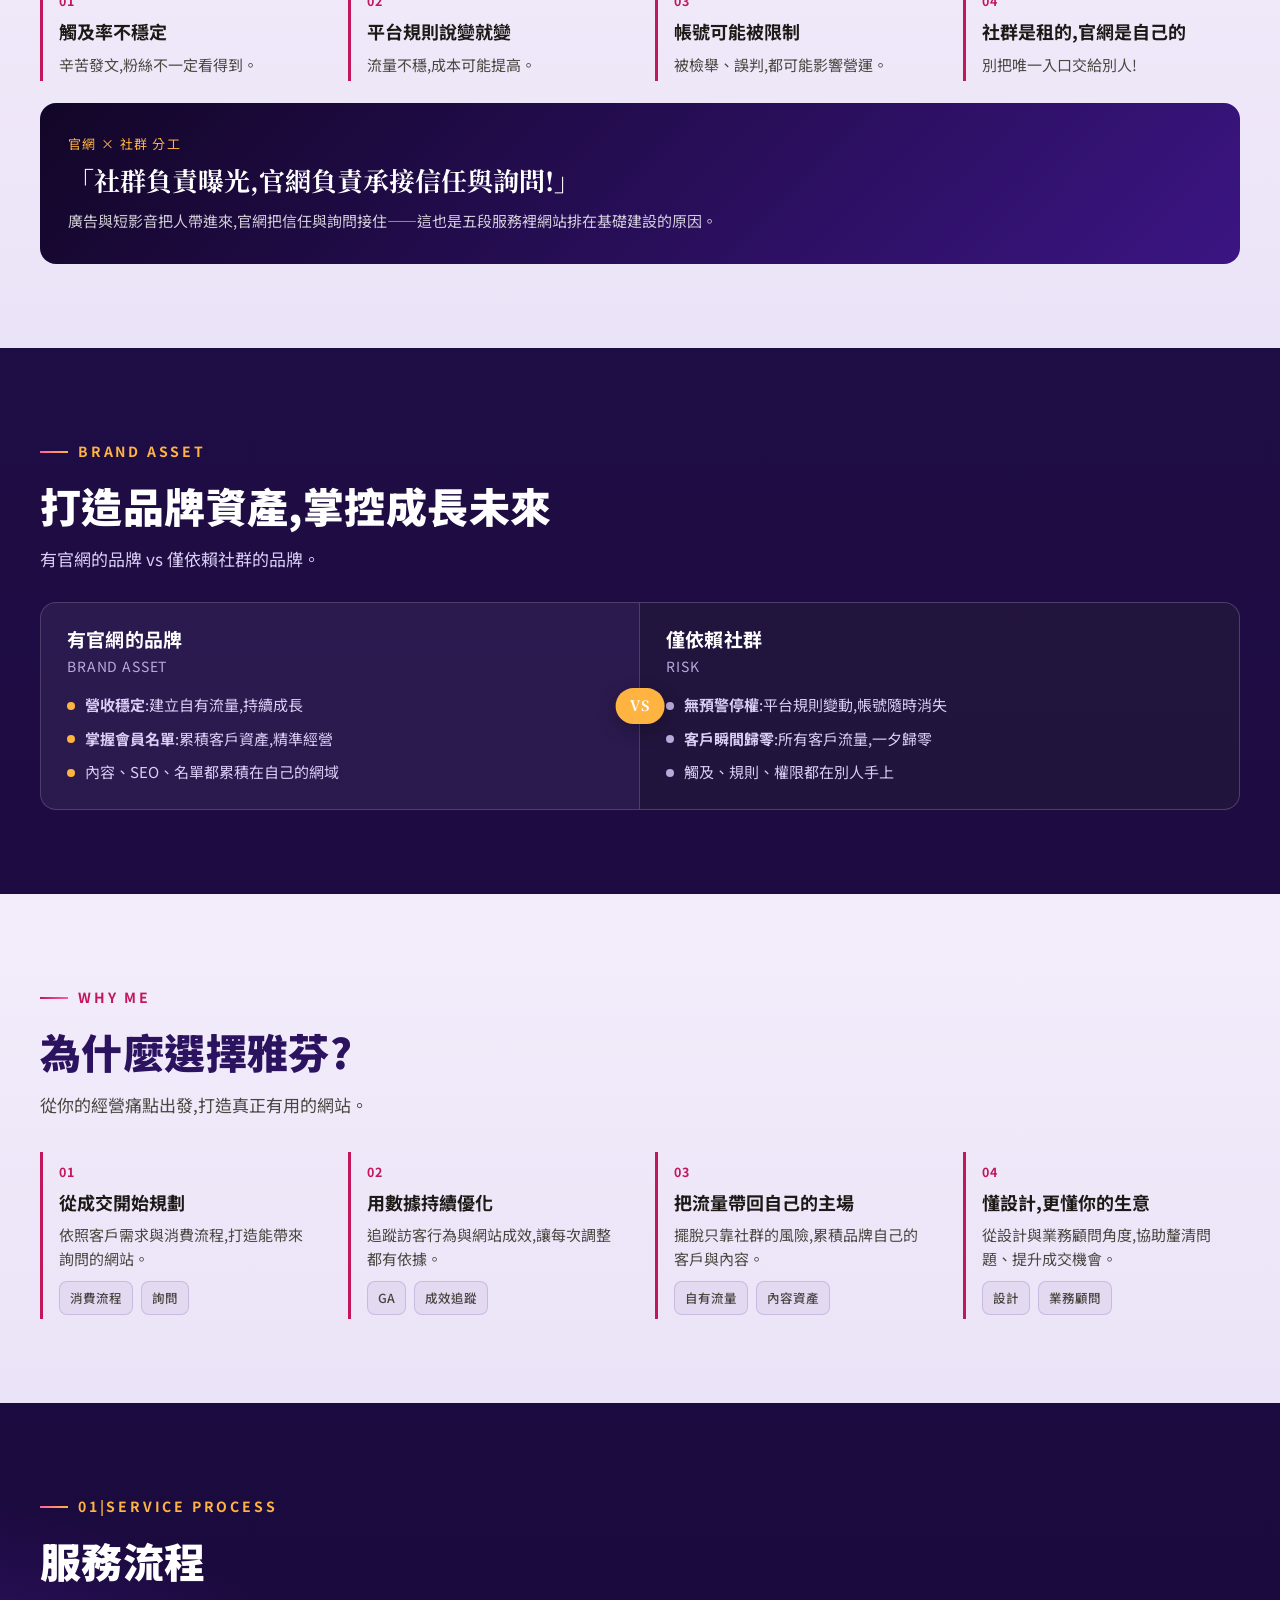
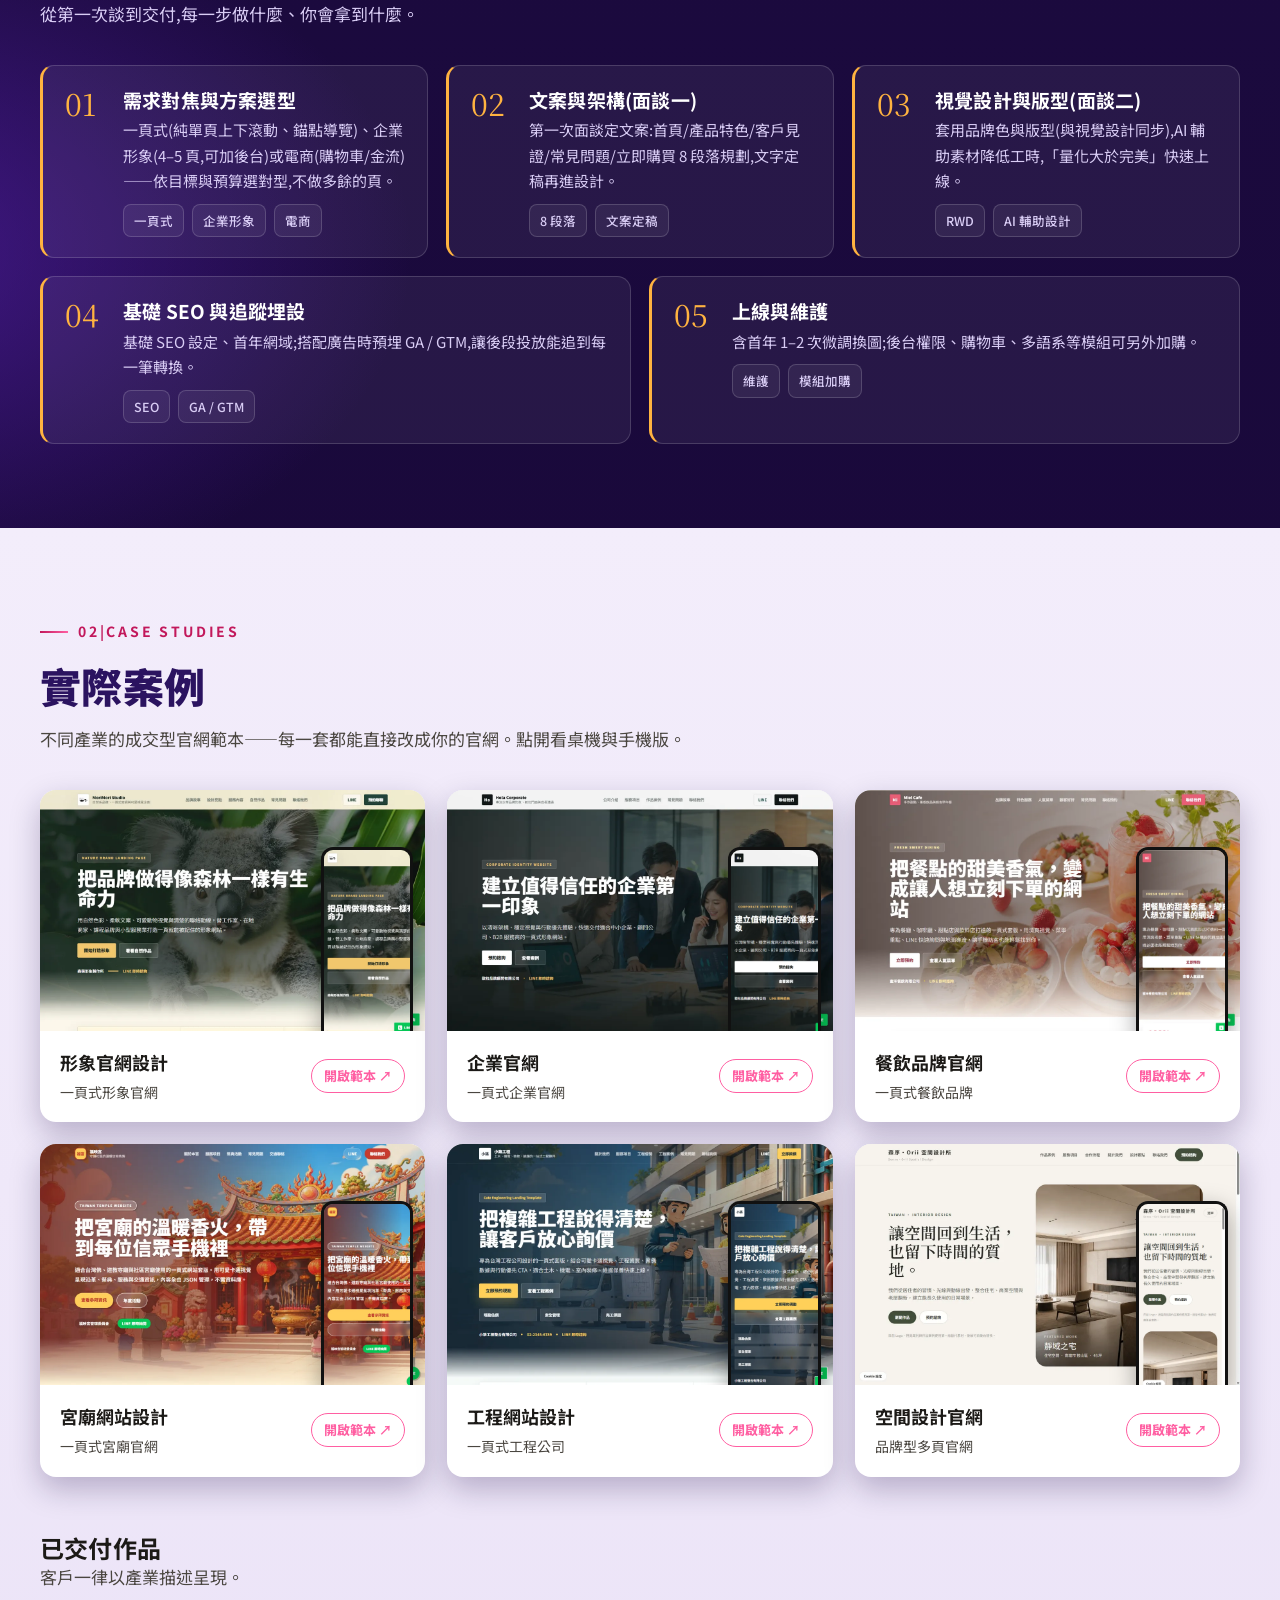
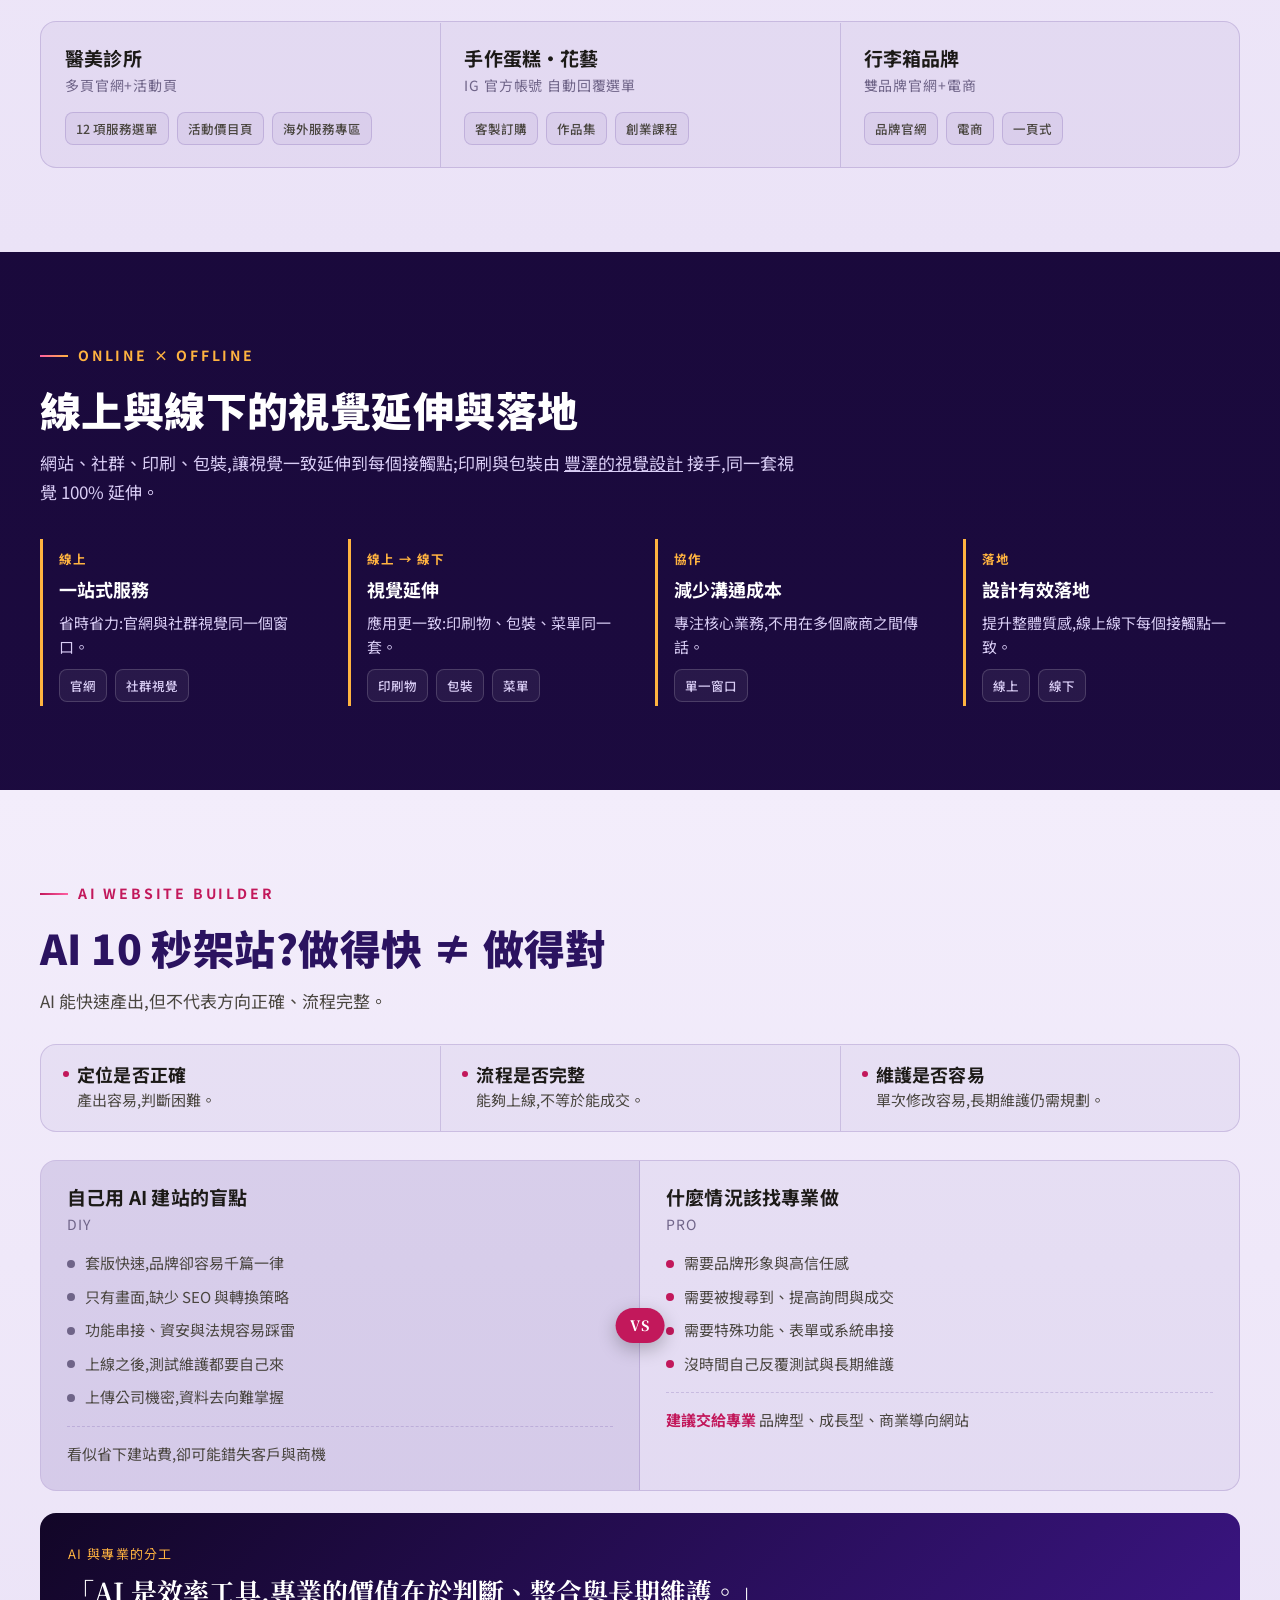
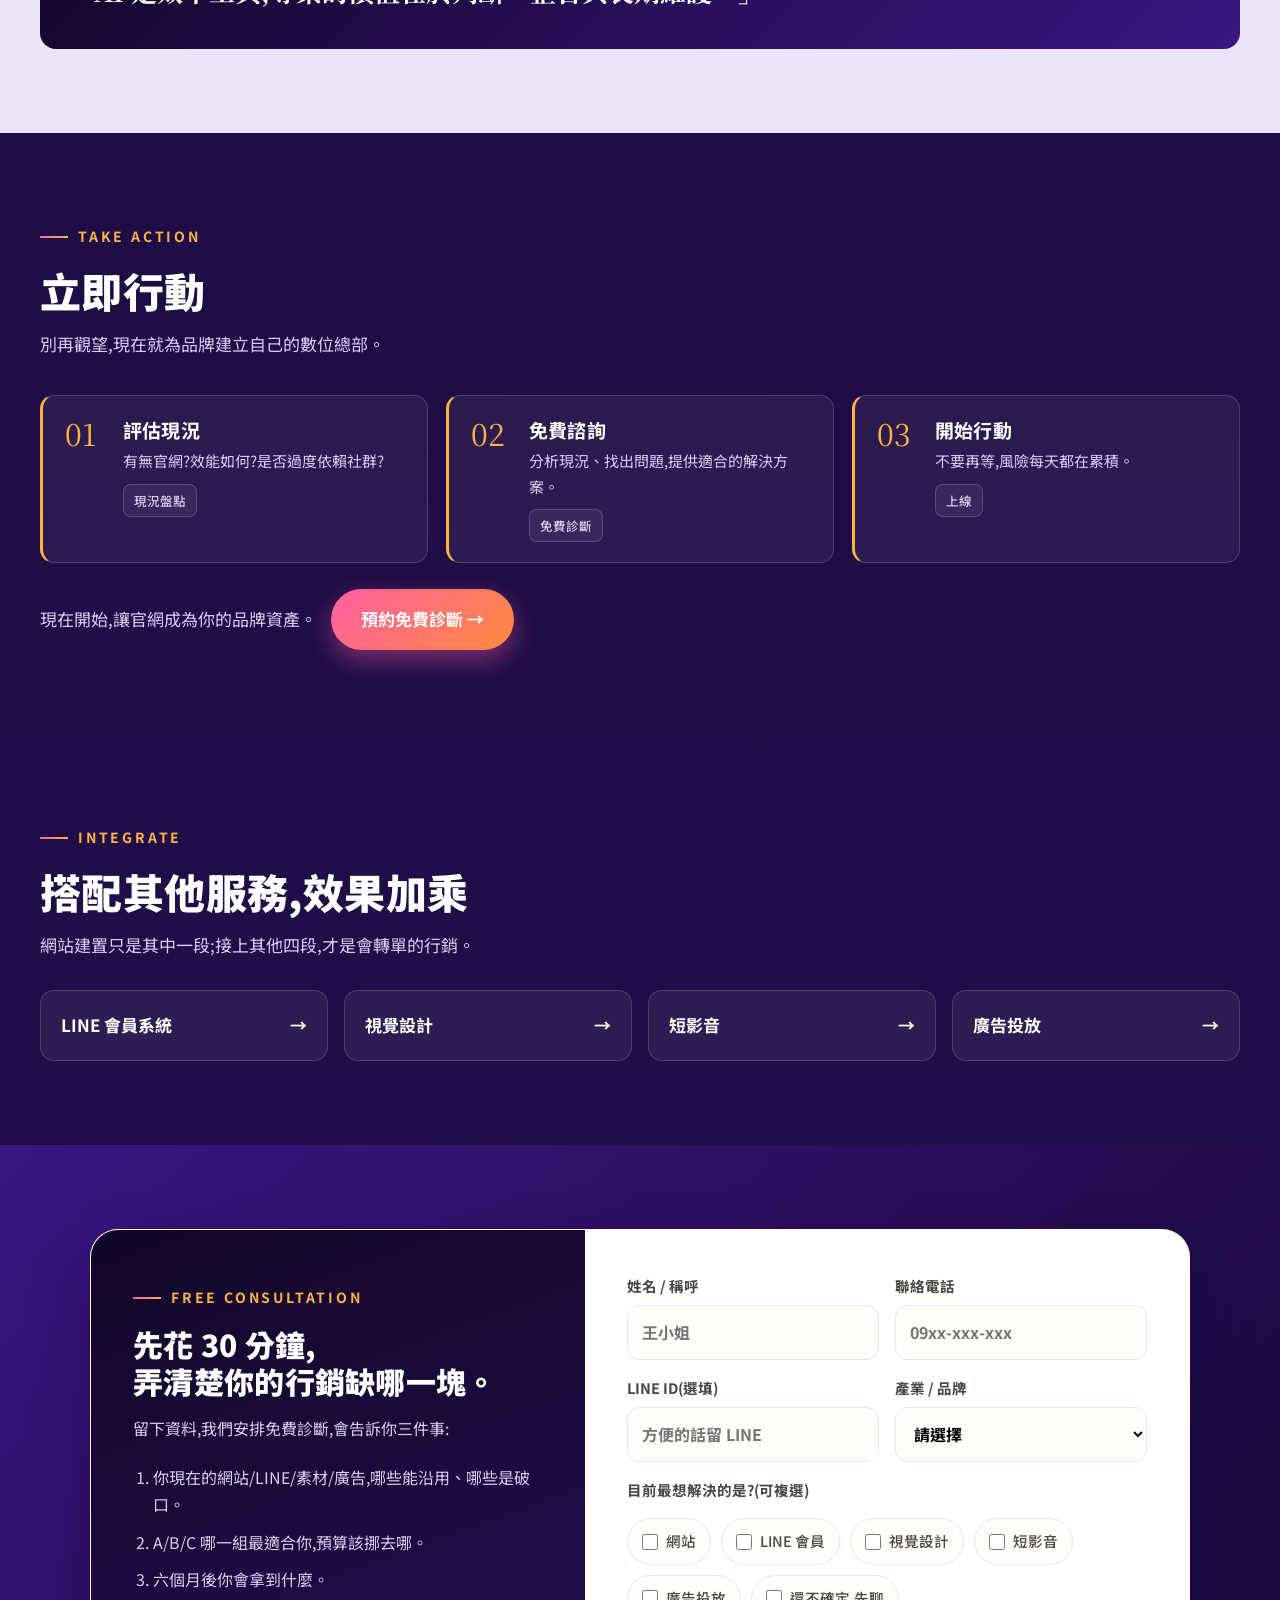
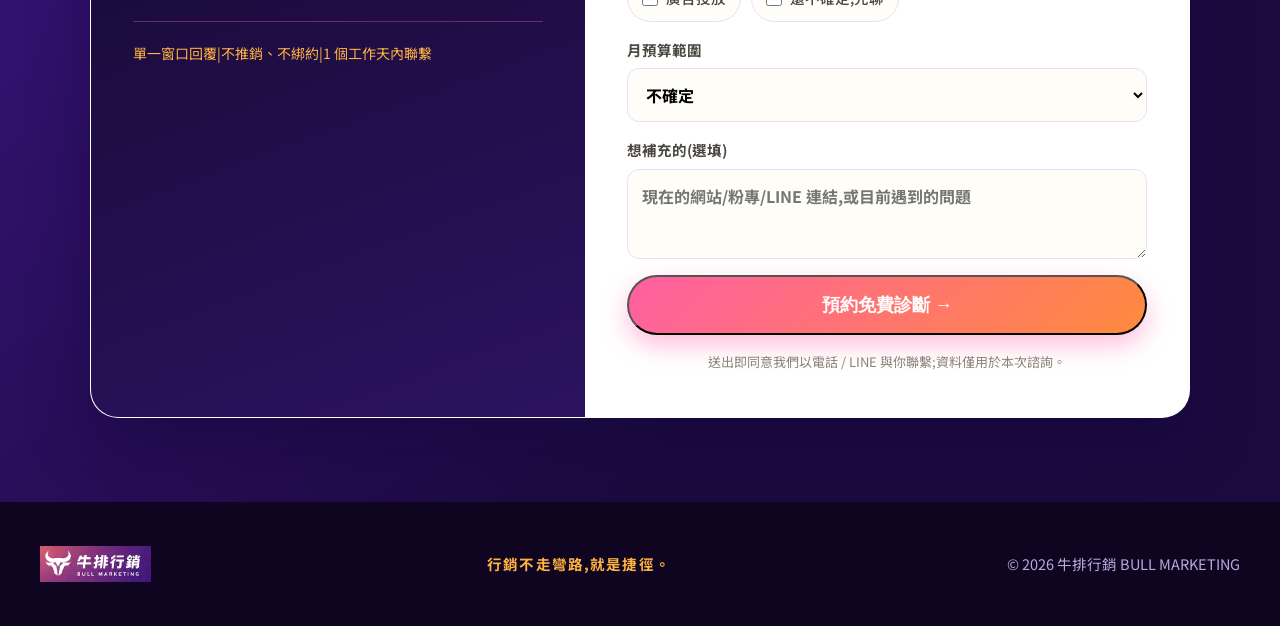
<file: web.html>
<!DOCTYPE html>
<html lang="zh-Hant-TW">
<head>
<meta charset="utf-8">
<meta name="viewport" content="width=device-width, initial-scale=1">
<title>網站建置|牛排行銷 BULL MARKETING</title>
<meta name="description" content="牛排行銷 網站建置 服務流程與實際案例。">
<link rel="preconnect" href="https://fonts.googleapis.com">
<link href="https://fonts.googleapis.com/css2?family=Noto+Sans+TC:wght@400;500;700;900&family=Noto+Serif+TC:wght@600;800&display=swap" rel="stylesheet">
<link rel="stylesheet" href="style.css?v=202609261947">
<link rel="stylesheet" href="theme-purple.css?v=202609261947">
</head>
<body class="page-web">
<header>
  <div class="wrap nav">
    <a class="logo" href="index.html"><img src="assets/logo.webp" alt="牛排行銷 BULL MARKETING"></a>
    <ul id="menu">
      <li class="has-sub"><a href="index.html#services">五大服務</a>
        <ul class="sub">
          <li><a href="web.html">網站建置|雅芬</a></li>
          <li><a href="crm.html">LINE 會員系統|可芳</a></li>
          <li><a href="visual.html">視覺設計|豐澤</a></li>
          <li><a href="video.html">短影音|David</a></li>
          <li><a href="ads.html">廣告投放|丹丹</a></li>
        </ul>
      </li>
      <li><a href="index.html#integration">整合方式</a></li>
      <li><a href="index.html#projects">實際案例</a></li>
      <li><a href="index.html#plans">方案</a></li>
      <li><a href="index.html#faq">常見問題</a></li>
    </ul>
    <a class="btn btn-gold" href="#contact">預約免費診斷</a>
    <button class="burger" aria-label="選單" onclick="document.getElementById('menu').classList.toggle('open')"><span></span><span></span><span></span></button>
  </div>
</header>
<section class="sub-hero" id="top">
  <div class="wrap">
    <div class="crumb"><a href="index.html">首頁</a> / <a href="index.html#services">五大服務</a> / 網站建置</div>
    <div class="grid">
      <div>
        <div class="eyebrow">WEBSITE|五大服務之一</div>
        <h1 class="serif">網站建置</h1>
        <p class="sub">社群風暴來襲,官網才是你的品牌主場。社群負責曝光,官網負責承接信任與詢問——一頁式銷售網、企業形象官網到完整電商,網站是五段服務的基礎建設,有了它,廣告與短影音導進來的人才有地方落腳。</p>
        <div class="cta" style="display:flex;gap:14px;flex-wrap:wrap">
          <a class="btn btn-gold" href="#contact">預約免費診斷 →</a>
          <a class="btn btn-ghost" href="#cases">看實際案例</a>
        </div>
        <div class="stats"><div><b>約 9 年</b><span>設計產業年資</span></div><div><b>1.5–8 萬</b><span>網站方案價格帶</span></div><div><b>6 種</b><span>產業官網範本</span></div></div>
      </div>
      <div class="owner reveal">
        <div class="av photo"><img src="assets/yafen.webp" alt="雅芬"></div>
        <div><b>雅芬</b><small>WEBSITE LEAD</small><p>森序 Orii 設計所 創辦人,設計產業年資約 9 年。新網站建置 / 舊站升級維護 / SEO 優化;從成交開始規劃、用數據持續優化,懂設計,更懂你的生意。</p></div>
      </div>
    </div>
  </div>
</section>

<section>
  <div class="wrap">
    <div class="eyebrow">Services</div>
    <h2 class="h2">核心服務</h2>
    <p class="lead">從零建站、舊站升級到搜尋排名——不只做出網站,更要做出能被找到、被信任、帶來詢問的品牌主場。</p>
    <div class="vd-grid3"><div class="vd-card reveal"><h3>新網站建置</h3><div class="who">NEW WEBSITE</div><ul><li>從零開始,打造符合品牌調性的專業網站</li><li>一頁式銷售網 / 企業形象官網 / 電商(購物車、金流)</li><li>文案架構、RWD 版型、基礎 SEO 一次到位</li><li>品牌色與版型與 <a href="visual.html">視覺設計</a> 同步</li></ul></div><div class="vd-card reveal"><h3>舊站升級維護</h3><div class="who">UPGRADE &amp; MAINTAIN</div><ul><li>優化手機體驗、提升速度,全面升級網站表現</li><li>既有平台導入視覺、突破系統限制</li><li>表單、系統串接,接進 <a href="crm.html">LINE 會員系統</a></li><li>首年微調換圖,長期維護有人接</li></ul></div><div class="vd-card reveal"><h3>SEO 優化</h3><div class="who">SEO</div><ul><li>定期更新內容,提升品牌活力與搜尋排名</li><li>被搜尋到、提高詢問與成交</li><li>預埋 GA / GTM,<a href="ads.html">廣告投放</a>追得到每一筆轉換</li><li>從成交開始規劃,用數據持續優化</li></ul></div></div>
  </div>
</section>

<section style="background:#fff">
  <div class="wrap">
    <div class="eyebrow">Pain Point</div>
    <h2 class="h2">社群平台只是「租來的入口」</h2>
    <p class="lead">觸及、規則、帳號權限,都由平台決定。</p>
    <div class="ind-grid"><div class="ind reveal"><small>01</small><b>觸及率不穩定</b><p>辛苦發文,粉絲不一定看得到。</p></div><div class="ind reveal"><small>02</small><b>平台規則說變就變</b><p>流量不穩,成本可能提高。</p></div><div class="ind reveal"><small>03</small><b>帳號可能被限制</b><p>被檢舉、誤判,都可能影響營運。</p></div><div class="ind reveal"><small>04</small><b>社群是租的,官網是自己的</b><p>別把唯一入口交給別人!</p></div></div>
    <div class="vd-hl" style="grid-template-columns:1fr;margin-top:22px"><div class="reveal"><small>官網 × 社群 分工</small><b>「社群負責曝光,官網負責承接信任與詢問!」</b><p style="color:rgba(255,255,255,.8);font-size:15px">廣告與短影音把人帶進來,官網把信任與詢問接住——這也是五段服務裡網站排在基礎建設的原因。</p></div></div>
  </div>
</section>

<section>
  <div class="wrap">
    <div class="eyebrow">Brand Asset</div>
    <h2 class="h2">打造品牌資產,掌控成長未來</h2>
    <p class="lead">有官網的品牌 vs 僅依賴社群的品牌。</p>
    <div class="web-vs">
      <div class="vd-card reveal"><h3>有官網的品牌</h3><div class="who">BRAND ASSET</div><ul><li><b>營收穩定</b>:建立自有流量,持續成長</li><li><b>掌握會員名單</b>:累積客戶資產,精準經營</li><li>內容、SEO、名單都累積在自己的網域</li></ul></div>
      <div class="vs reveal">VS</div>
      <div class="vd-card bad reveal"><h3>僅依賴社群</h3><div class="who">RISK</div><ul><li><b>無預警停權</b>:平台規則變動,帳號隨時消失</li><li><b>客戶瞬間歸零</b>:所有客戶流量,一夕歸零</li><li>觸及、規則、權限都在別人手上</li></ul></div>
    </div>
  </div>
</section>

<section style="background:#fff">
  <div class="wrap">
    <div class="eyebrow">Why Me</div>
    <h2 class="h2">為什麼選擇雅芬?</h2>
    <p class="lead">從你的經營痛點出發,打造真正有用的網站。</p>
    <div class="ind-grid"><div class="ind reveal"><small>01</small><b>從成交開始規劃</b><p>依照客戶需求與消費流程,打造能帶來詢問的網站。</p><div class="chips"><span>消費流程</span><span>詢問</span></div></div><div class="ind reveal"><small>02</small><b>用數據持續優化</b><p>追蹤訪客行為與網站成效,讓每次調整都有依據。</p><div class="chips"><span>GA</span><span>成效追蹤</span></div></div><div class="ind reveal"><small>03</small><b>把流量帶回自己的主場</b><p>擺脫只靠社群的風險,累積品牌自己的客戶與內容。</p><div class="chips"><span>自有流量</span><span>內容資產</span></div></div><div class="ind reveal"><small>04</small><b>懂設計,更懂你的生意</b><p>從設計與業務顧問角度,協助釐清問題、提升成交機會。</p><div class="chips"><span>設計</span><span>業務顧問</span></div></div></div>
  </div>
</section>

<section id="process">
  <div class="wrap">
    <div class="eyebrow">01|Service Process</div>
    <h2 class="h2">服務流程</h2>
    <p class="lead">從第一次談到交付,每一步做什麼、你會拿到什麼。</p>
    <div class="steps"><div class="step reveal"><div class="no">01</div><div><h3>需求對焦與方案選型</h3><p>一頁式(純單頁上下滾動、錨點導覽)、企業形象(4–5 頁,可加後台)或電商(購物車/金流)——依目標與預算選對型,不做多餘的頁。</p><div class="chips"><span>一頁式</span><span>企業形象</span><span>電商</span></div></div></div><div class="step reveal"><div class="no">02</div><div><h3>文案與架構(面談一)</h3><p>第一次面談定文案:首頁/產品特色/客戶見證/常見問題/立即購買 8 段落規劃,文字定稿再進設計。</p><div class="chips"><span>8 段落</span><span>文案定稿</span></div></div></div><div class="step reveal"><div class="no">03</div><div><h3>視覺設計與版型(面談二)</h3><p>套用品牌色與版型(與視覺設計同步),AI 輔助素材降低工時,「量化大於完美」快速上線。</p><div class="chips"><span>RWD</span><span>AI 輔助設計</span></div></div></div><div class="step reveal"><div class="no">04</div><div><h3>基礎 SEO 與追蹤埋設</h3><p>基礎 SEO 設定、首年網域;搭配廣告時預埋 GA / GTM,讓後段投放能追到每一筆轉換。</p><div class="chips"><span>SEO</span><span>GA / GTM</span></div></div></div><div class="step reveal"><div class="no">05</div><div><h3>上線與維護</h3><p>含首年 1–2 次微調換圖;後台權限、購物車、多語系等模組可另外加購。</p><div class="chips"><span>維護</span><span>模組加購</span></div></div></div></div>
  </div>
</section>

<section id="cases" style="background:#fff">
  <div class="wrap">
    <div class="eyebrow">02|Case Studies</div>
    <h2 class="h2">實際案例</h2>
    <p class="lead">不同產業的成交型官網範本——每一套都能直接改成你的官網。點開看桌機與手機版。</p>
<div class="web-gallery"><a class="reveal" href="https://onepage01.senxuorii.com/" target="_blank" rel="noopener"><div class="shot"><img class="d" src="assets/yafen/site01-d.webp" alt="形象官網設計 桌機版" loading="lazy"><img class="m" src="assets/yafen/site01-m.webp" alt="形象官網設計 手機版" loading="lazy"></div><div class="cap"><div><b>形象官網設計</b><span>一頁式形象官網</span></div><i>開啟範本 ↗</i></div></a><a class="reveal" href="https://onepage02.senxuorii.com/" target="_blank" rel="noopener"><div class="shot"><img class="d" src="assets/yafen/site02-d.webp" alt="企業官網 桌機版" loading="lazy"><img class="m" src="assets/yafen/site02-m.webp" alt="企業官網 手機版" loading="lazy"></div><div class="cap"><div><b>企業官網</b><span>一頁式企業官網</span></div><i>開啟範本 ↗</i></div></a><a class="reveal" href="https://onepage04.senxuorii.com/" target="_blank" rel="noopener"><div class="shot"><img class="d" src="assets/yafen/site04-d.webp" alt="餐飲品牌官網 桌機版" loading="lazy"><img class="m" src="assets/yafen/site04-m.webp" alt="餐飲品牌官網 手機版" loading="lazy"></div><div class="cap"><div><b>餐飲品牌官網</b><span>一頁式餐飲品牌</span></div><i>開啟範本 ↗</i></div></a><a class="reveal" href="https://onepage05.senxuorii.com/" target="_blank" rel="noopener"><div class="shot"><img class="d" src="assets/yafen/site05-d.webp" alt="宮廟網站設計 桌機版" loading="lazy"><img class="m" src="assets/yafen/site05-m.webp" alt="宮廟網站設計 手機版" loading="lazy"></div><div class="cap"><div><b>宮廟網站設計</b><span>一頁式宮廟官網</span></div><i>開啟範本 ↗</i></div></a><a class="reveal" href="https://onepage06.senxuorii.com/" target="_blank" rel="noopener"><div class="shot"><img class="d" src="assets/yafen/site06-d.webp" alt="工程網站設計 桌機版" loading="lazy"><img class="m" src="assets/yafen/site06-m.webp" alt="工程網站設計 手機版" loading="lazy"></div><div class="cap"><div><b>工程網站設計</b><span>一頁式工程公司</span></div><i>開啟範本 ↗</i></div></a><a class="reveal" href="https://brandedwebsite02.senxuorii.com/" target="_blank" rel="noopener"><div class="shot"><img class="d" src="assets/yafen/site07-d.webp" alt="空間設計官網 桌機版" loading="lazy"><img class="m" src="assets/yafen/site07-m.webp" alt="空間設計官網 手機版" loading="lazy"></div><div class="cap"><div><b>空間設計官網</b><span>品牌型多頁官網</span></div><i>開啟範本 ↗</i></div></a></div>
<h3 style="font-size:24px;margin-top:56px">已交付作品</h3>
<p class="lead">客戶一律以產業描述呈現。</p>
<div class="vd-grid3"><div class="vd-card reveal"><h3>醫美診所</h3><div class="who">多頁官網+活動頁</div><div class="chips"><span>12 項服務選單</span><span>活動價目頁</span><span>海外服務專區</span></div></div><div class="vd-card reveal"><h3>手作蛋糕・花藝</h3><div class="who">IG 官方帳號 自動回覆選單</div><div class="chips"><span>客製訂購</span><span>作品集</span><span>創業課程</span></div></div><div class="vd-card reveal"><h3>行李箱品牌</h3><div class="who">雙品牌官網+電商</div><div class="chips"><span>品牌官網</span><span>電商</span><span>一頁式</span></div></div></div>
    
  </div>
</section>

<section>
  <div class="wrap">
    <div class="eyebrow">Online × Offline</div>
    <h2 class="h2">線上與線下的視覺延伸與落地</h2>
    <p class="lead">網站、社群、印刷、包裝,讓視覺一致延伸到每個接觸點;印刷與包裝由 <a href="visual.html" style="text-decoration:underline">豐澤的視覺設計</a> 接手,同一套視覺 100% 延伸。</p>
    <div class="ind-grid"><div class="ind reveal"><small>線上</small><b>一站式服務</b><p>省時省力:官網與社群視覺同一個窗口。</p><div class="chips"><span>官網</span><span>社群視覺</span></div></div><div class="ind reveal"><small>線上 → 線下</small><b>視覺延伸</b><p>應用更一致:印刷物、包裝、菜單同一套。</p><div class="chips"><span>印刷物</span><span>包裝</span><span>菜單</span></div></div><div class="ind reveal"><small>協作</small><b>減少溝通成本</b><p>專注核心業務,不用在多個廠商之間傳話。</p><div class="chips"><span>單一窗口</span></div></div><div class="ind reveal"><small>落地</small><b>設計有效落地</b><p>提升整體質感,線上線下每個接觸點一致。</p><div class="chips"><span>線上</span><span>線下</span></div></div></div>
  </div>
</section>

<section style="background:#fff">
  <div class="wrap">
    <div class="eyebrow">AI Website Builder</div>
    <h2 class="h2">AI 10 秒架站?做得快 ≠ 做得對</h2>
    <p class="lead">AI 能快速產出,但不代表方向正確、流程完整。</p>
    <div class="vd-grid3 q3">
      <div class="vd-card reveal"><h3>定位是否正確</h3><p>產出容易,判斷困難。</p></div>
      <div class="vd-card reveal"><h3>流程是否完整</h3><p>能夠上線,不等於能成交。</p></div>
      <div class="vd-card reveal"><h3>維護是否容易</h3><p>單次修改容易,長期維護仍需規劃。</p></div>
    </div>
    <div class="web-vs">
      <div class="vd-card bad reveal"><h3>自己用 AI 建站的盲點</h3><div class="who">DIY</div><ul><li>套版快速,品牌卻容易千篇一律</li><li>只有畫面,缺少 SEO 與轉換策略</li><li>功能串接、資安與法規容易踩雷</li><li>上線之後,測試維護都要自己來</li><li>上傳公司機密,資料去向難掌握</li></ul><div class="fit">看似省下建站費,卻可能錯失客戶與商機</div></div>
      <div class="vs reveal">VS</div>
      <div class="vd-card reveal"><h3>什麼情況該找專業做</h3><div class="who">PRO</div><ul><li>需要品牌形象與高信任感</li><li>需要被搜尋到、提高詢問與成交</li><li>需要特殊功能、表單或系統串接</li><li>沒時間自己反覆測試與長期維護</li></ul><div class="fit"><b>建議交給專業</b> 品牌型、成長型、商業導向網站</div></div>
    </div>
    <div class="vd-hl" style="grid-template-columns:1fr;margin-top:22px"><div class="reveal"><small>AI 與專業的分工</small><b>「AI 是效率工具,專業的價值在於判斷、整合與長期維護。」</b></div></div>
  </div>
</section>

<section>
  <div class="wrap">
    <div class="eyebrow">Take Action</div>
    <h2 class="h2">立即行動</h2>
    <p class="lead">別再觀望,現在就為品牌建立自己的數位總部。</p>
    <div class="steps"><div class="step reveal"><div class="no">01</div><div><h3>評估現況</h3><p>有無官網?效能如何?是否過度依賴社群?</p><div class="chips"><span>現況盤點</span></div></div></div><div class="step reveal"><div class="no">02</div><div><h3>免費諮詢</h3><p>分析現況、找出問題,提供適合的解決方案。</p><div class="chips"><span>免費診斷</span></div></div></div><div class="step reveal"><div class="no">03</div><div><h3>開始行動</h3><p>不要再等,風險每天都在累積。</p><div class="chips"><span>上線</span></div></div></div></div>
    <p class="lead" style="margin-top:26px">現在開始,讓官網成為你的品牌資產。 <a class="btn btn-gold" href="#contact" style="margin-left:10px">預約免費診斷 →</a></p>
  </div>
</section>

<section>
  <div class="wrap">
    <div class="eyebrow">Integrate</div>
    <h2 class="h2">搭配其他服務,效果加乘</h2>
    <p class="lead">網站建置只是其中一段;接上其他四段,才是會轉單的行銷。</p>
    <div class="other-svc"><a href="crm.html">LINE 會員系統<span>→</span></a><a href="visual.html">視覺設計<span>→</span></a><a href="video.html">短影音<span>→</span></a><a href="ads.html">廣告投放<span>→</span></a></div>
  </div>
</section>

<!-- 8 LEAD FORM -->
<section class="lead-sec" id="contact">
  <div class="wrap">
    <div class="lead-box reveal">
      <div class="info">
        <div class="eyebrow">Free Consultation</div>
        <h2 class="h2">先花 30 分鐘,<br>弄清楚你的行銷缺哪一塊。</h2>
        <p>留下資料,我們安排免費診斷,會告訴你三件事:</p>
        <ol>
          <li>你現在的網站/LINE/素材/廣告,哪些能沿用、哪些是破口。</li>
          <li>A/B/C 哪一組最適合你,預算該挪去哪。</li>
          <li>六個月後你會拿到什麼。</li>
        </ol>
        <div class="note">單一窗口回覆|不推銷、不綁約|1 個工作天內聯繫</div>
      </div>
      <form id="leadForm" novalidate>
        <div class="row">
          <label>姓名 / 稱呼<input name="name" required placeholder="王小姐"></label>
          <label>聯絡電話<input name="phone" type="tel" required placeholder="09xx-xxx-xxx"></label>
        </div>
        <div class="row">
          <label>LINE ID(選填)<input name="line" placeholder="方便的話留 LINE"></label>
          <label>產業 / 品牌
            <select name="industry" required>
              <option value="">請選擇</option>
              <option>餐飲 / 食品</option><option>美業 / 身心靈</option><option>零售 / 電商</option>
              <option>室內設計 / 工程</option><option>醫療 / 長照</option><option>教育 / 課程</option>
              <option>房產 / 金融</option><option>其他</option>
            </select>
          </label>
        </div>
        <label>目前最想解決的是?(可複選)</label>
        <div class="chk">
          <label><input type="checkbox" name="services" value="網站">網站</label>
          <label><input type="checkbox" name="services" value="LINE會員">LINE 會員</label>
          <label><input type="checkbox" name="services" value="視覺">視覺設計</label>
          <label><input type="checkbox" name="services" value="短影音">短影音</label>
          <label><input type="checkbox" name="services" value="廣告">廣告投放</label>
          <label><input type="checkbox" name="services" value="不確定">還不確定,先聊</label>
        </div>
        <label>月預算範圍
          <select name="budget">
            <option value="">不確定</option><option>2 萬以下</option><option>2–5 萬</option><option>5–10 萬</option><option>10 萬以上</option>
          </select>
        </label>
        <label>想補充的(選填)<textarea name="msg" placeholder="現在的網站/粉專/LINE 連結,或目前遇到的問題"></textarea></label>
        <button class="btn btn-gold" type="submit">預約免費診斷 →</button>
        <div class="fine">送出即同意我們以電話 / LINE 與你聯繫;資料僅用於本次諮詢。</div>
      </form>
    </div>
  </div>
</section>
<footer>
  <div class="wrap">
    <img src="assets/logo.webp" alt="牛排行銷">
    <div class="slogan">行銷不走彎路,就是捷徑。</div>
    <div>© 2026 牛排行銷 BULL MARKETING</div>
  </div>
</footer>
<div class="mbar">
  <a class="tel" href="tel:0900000000">☎ 來電</a>
  <a class="line" href="#" onclick="alert('LINE 官方帳號連結待接');return false;">LINE</a>
  <a class="form" href="#contact">預約免費診斷</a>
</div>
<script src="app.js"></script>
</body>
</html>
</file>
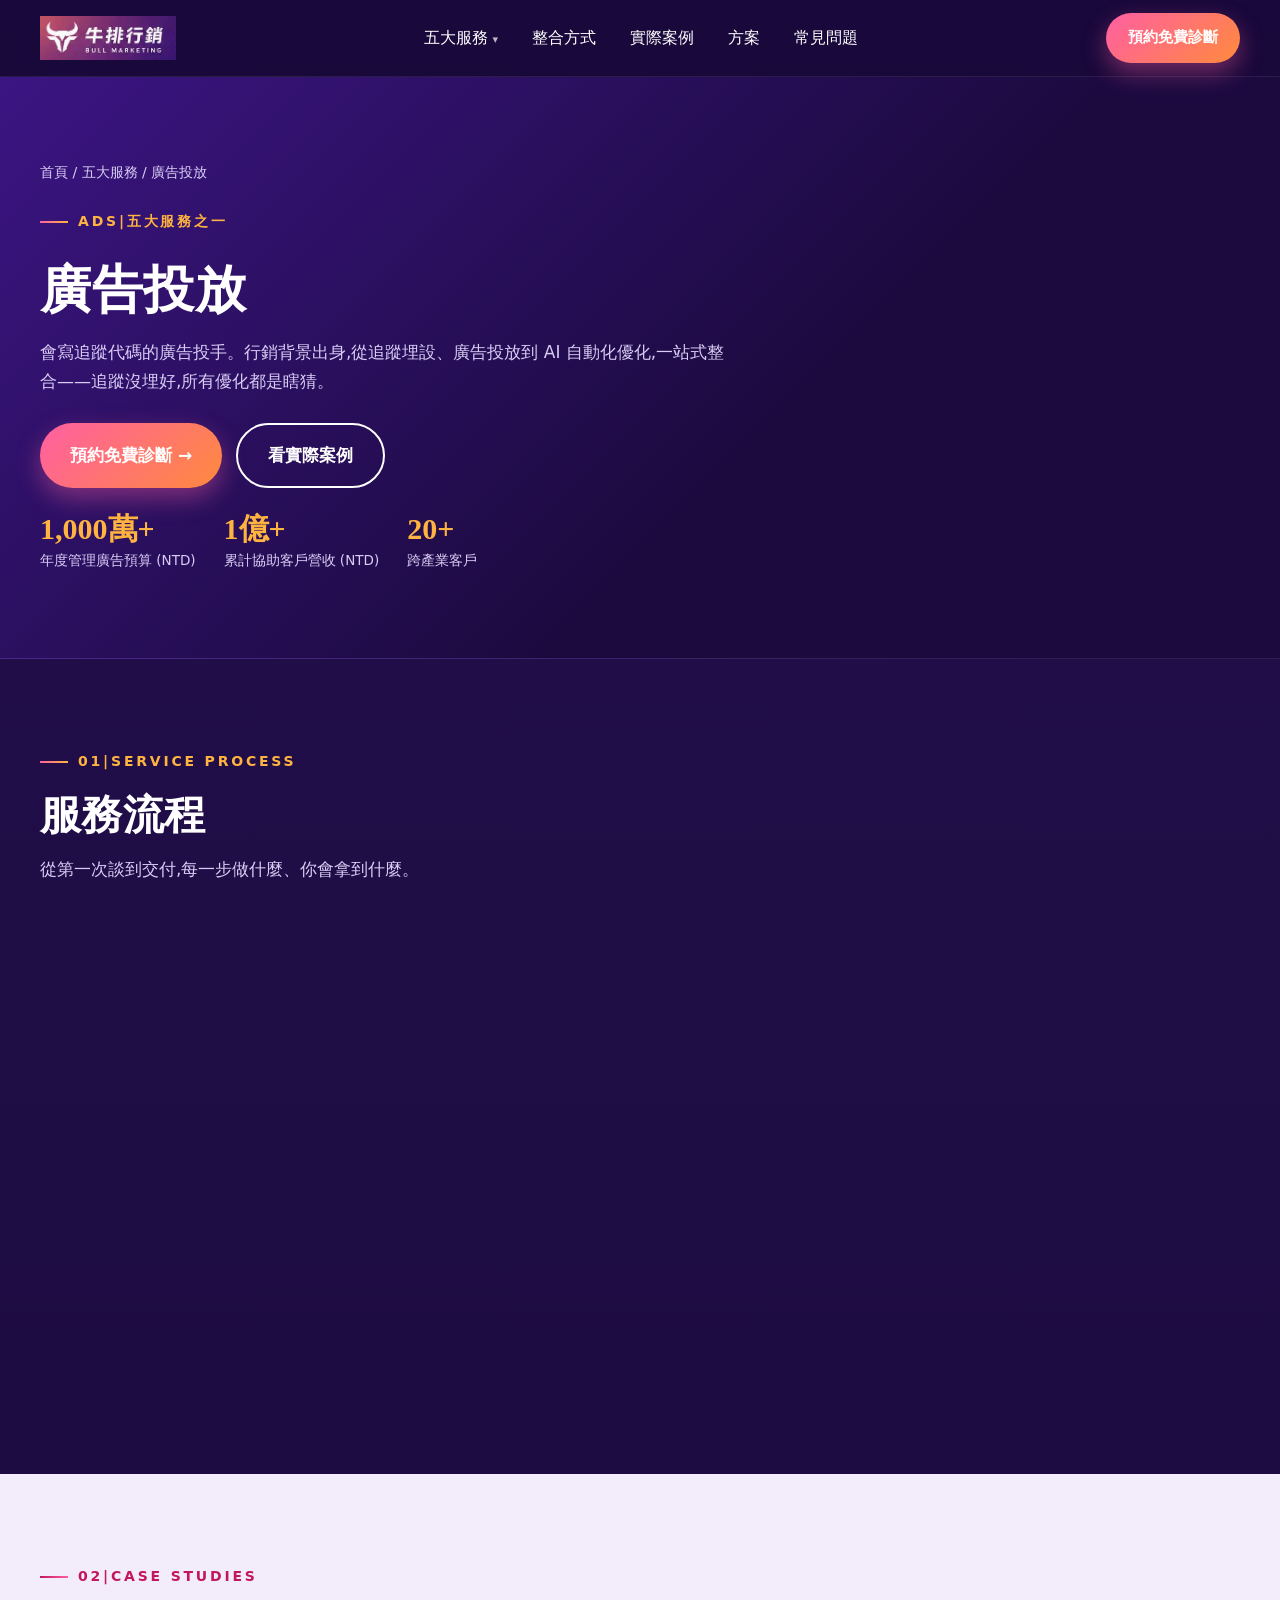
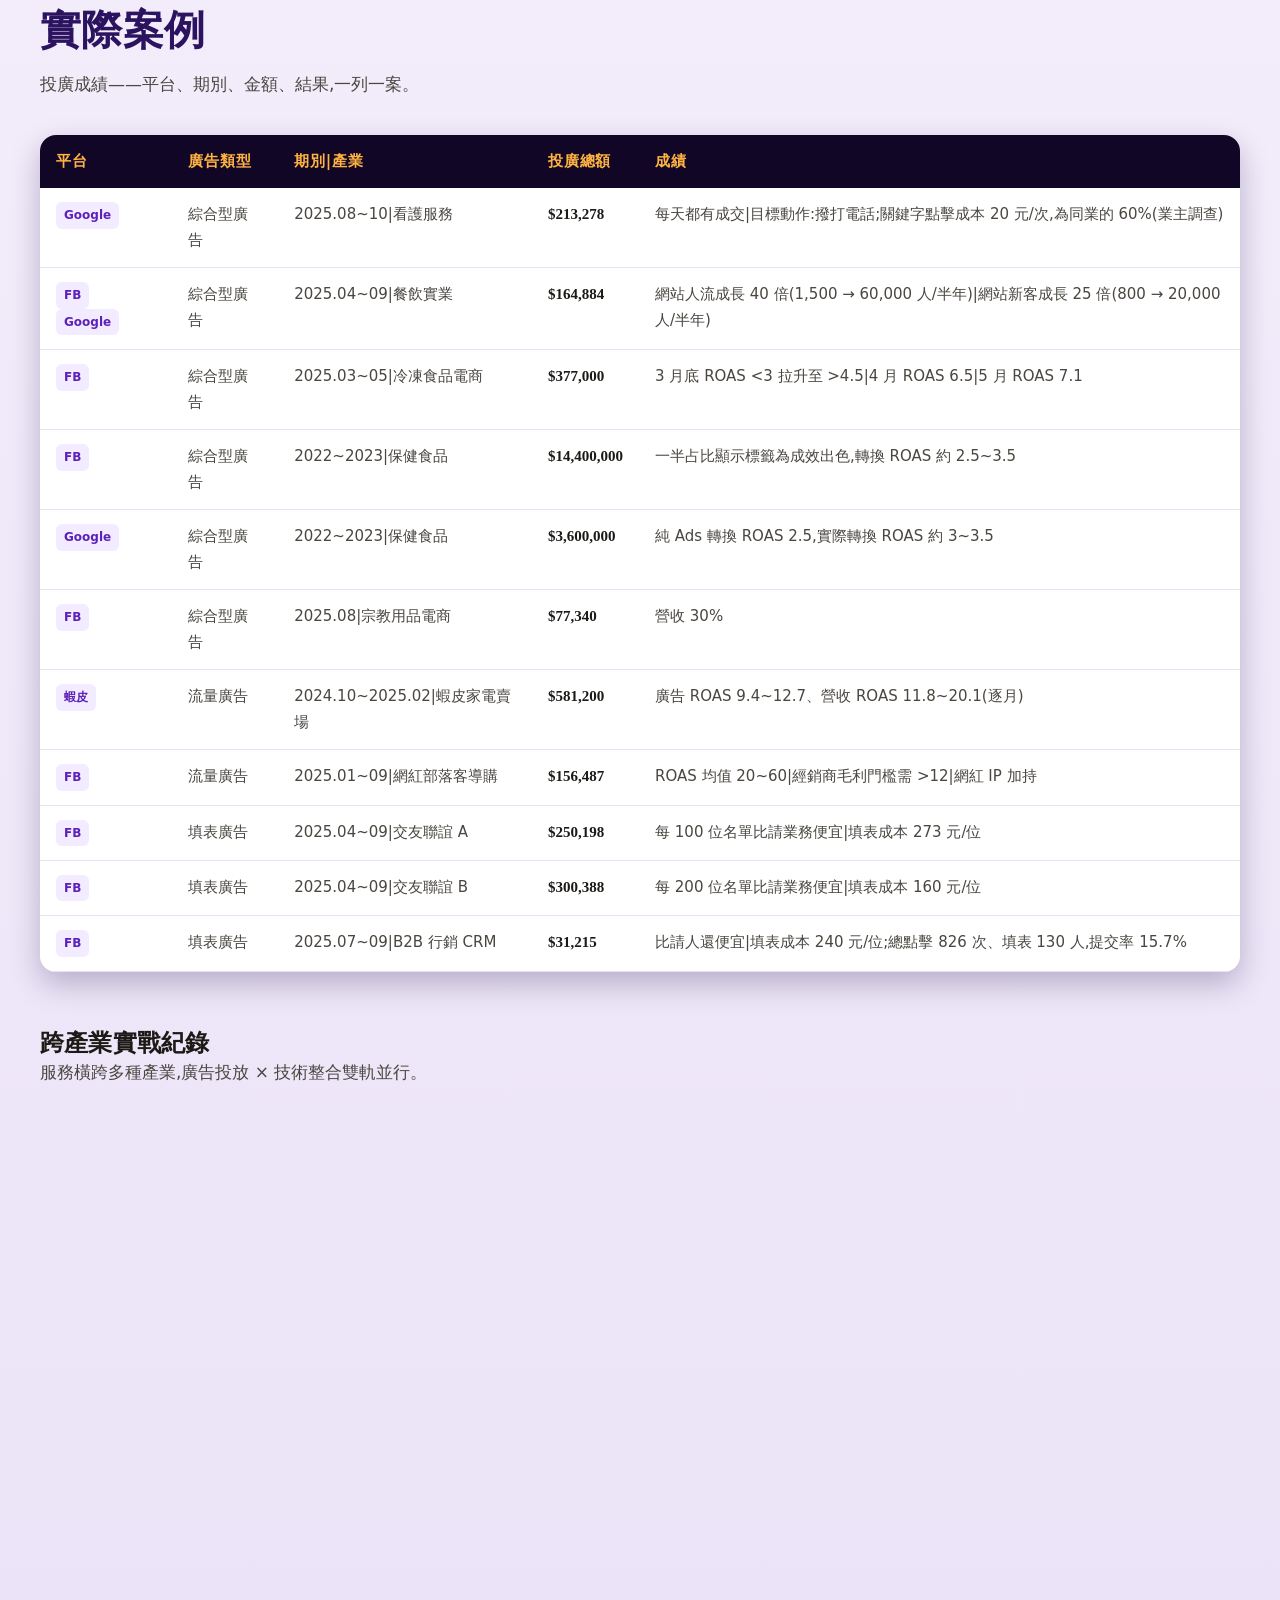
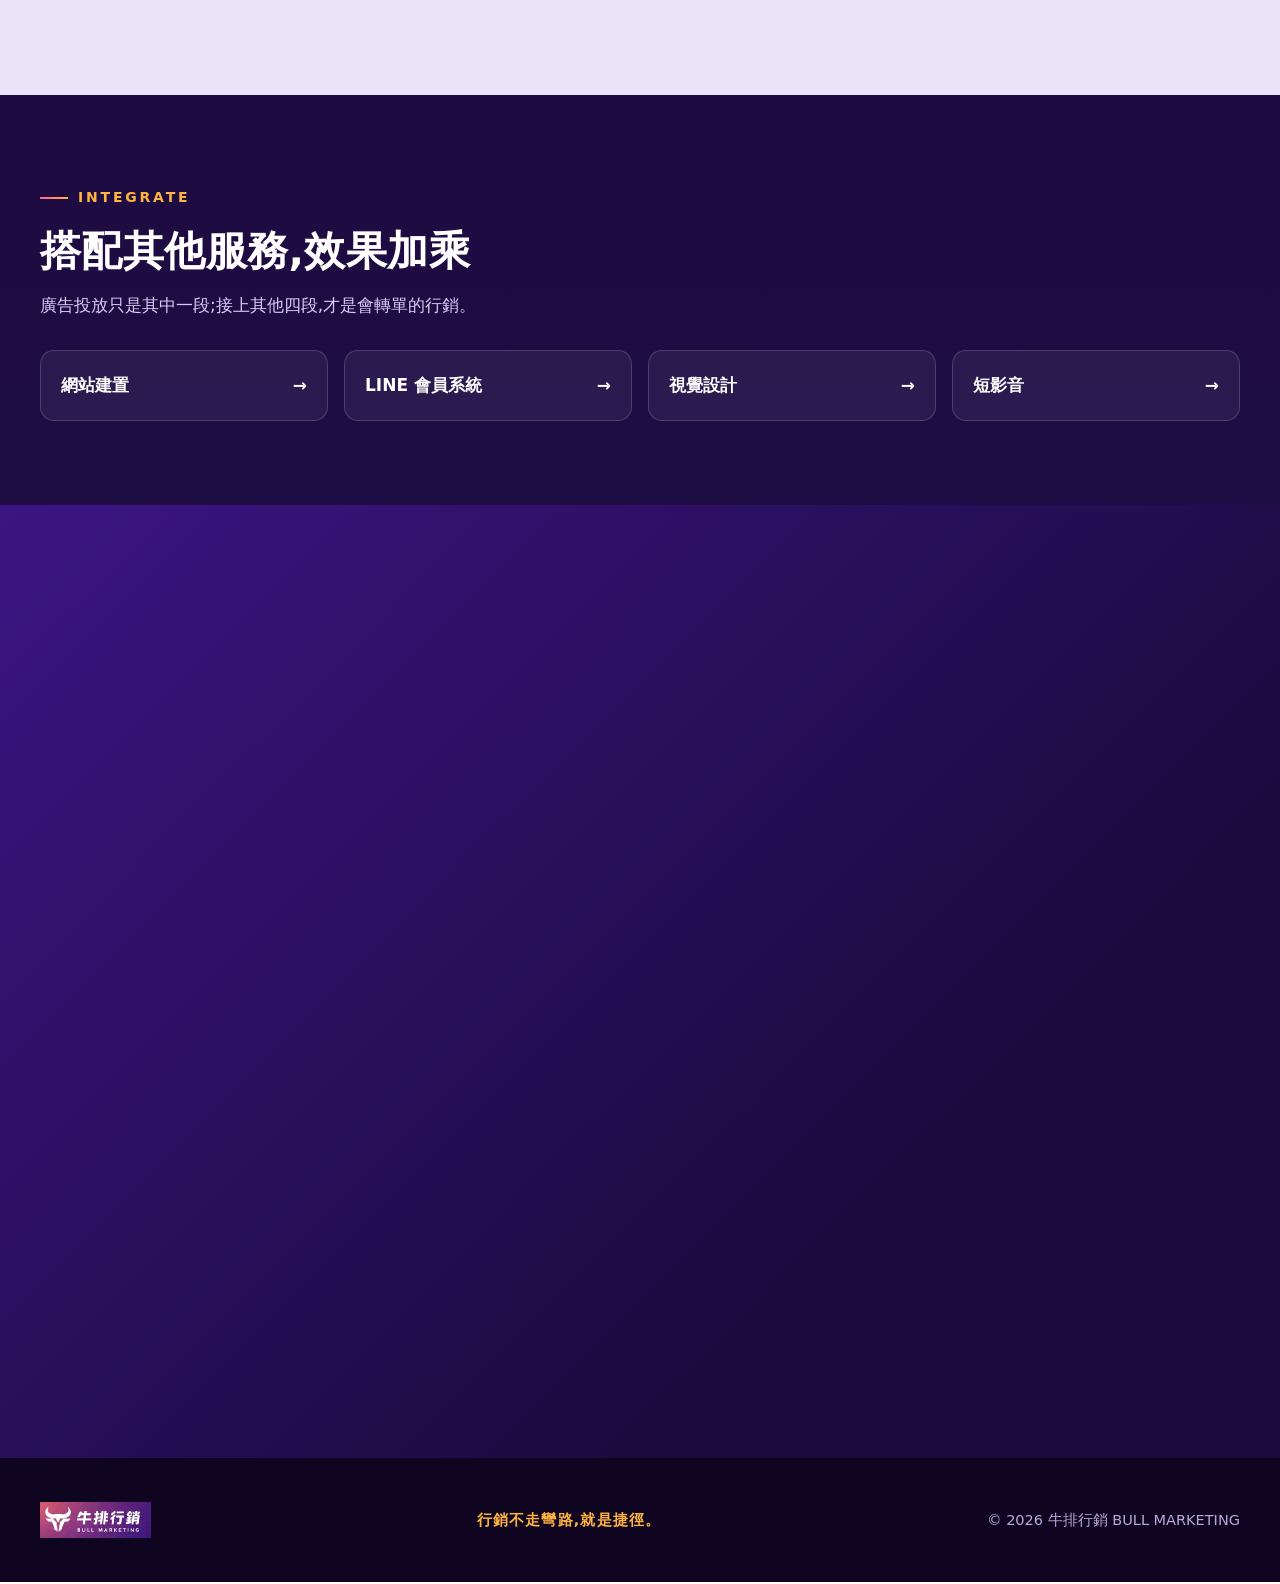
<file: purple/ads.html>
<!DOCTYPE html><html lang="zh-Hant-TW"><head><meta charset="utf-8"><meta http-equiv="refresh" content="0;url=../ads.html"><link rel="canonical" href="../ads.html"><title>轉址中|牛排行銷</title></head><body><a href="../ads.html">頁面已移至新網址,點此前往</a></body></html>
</file>
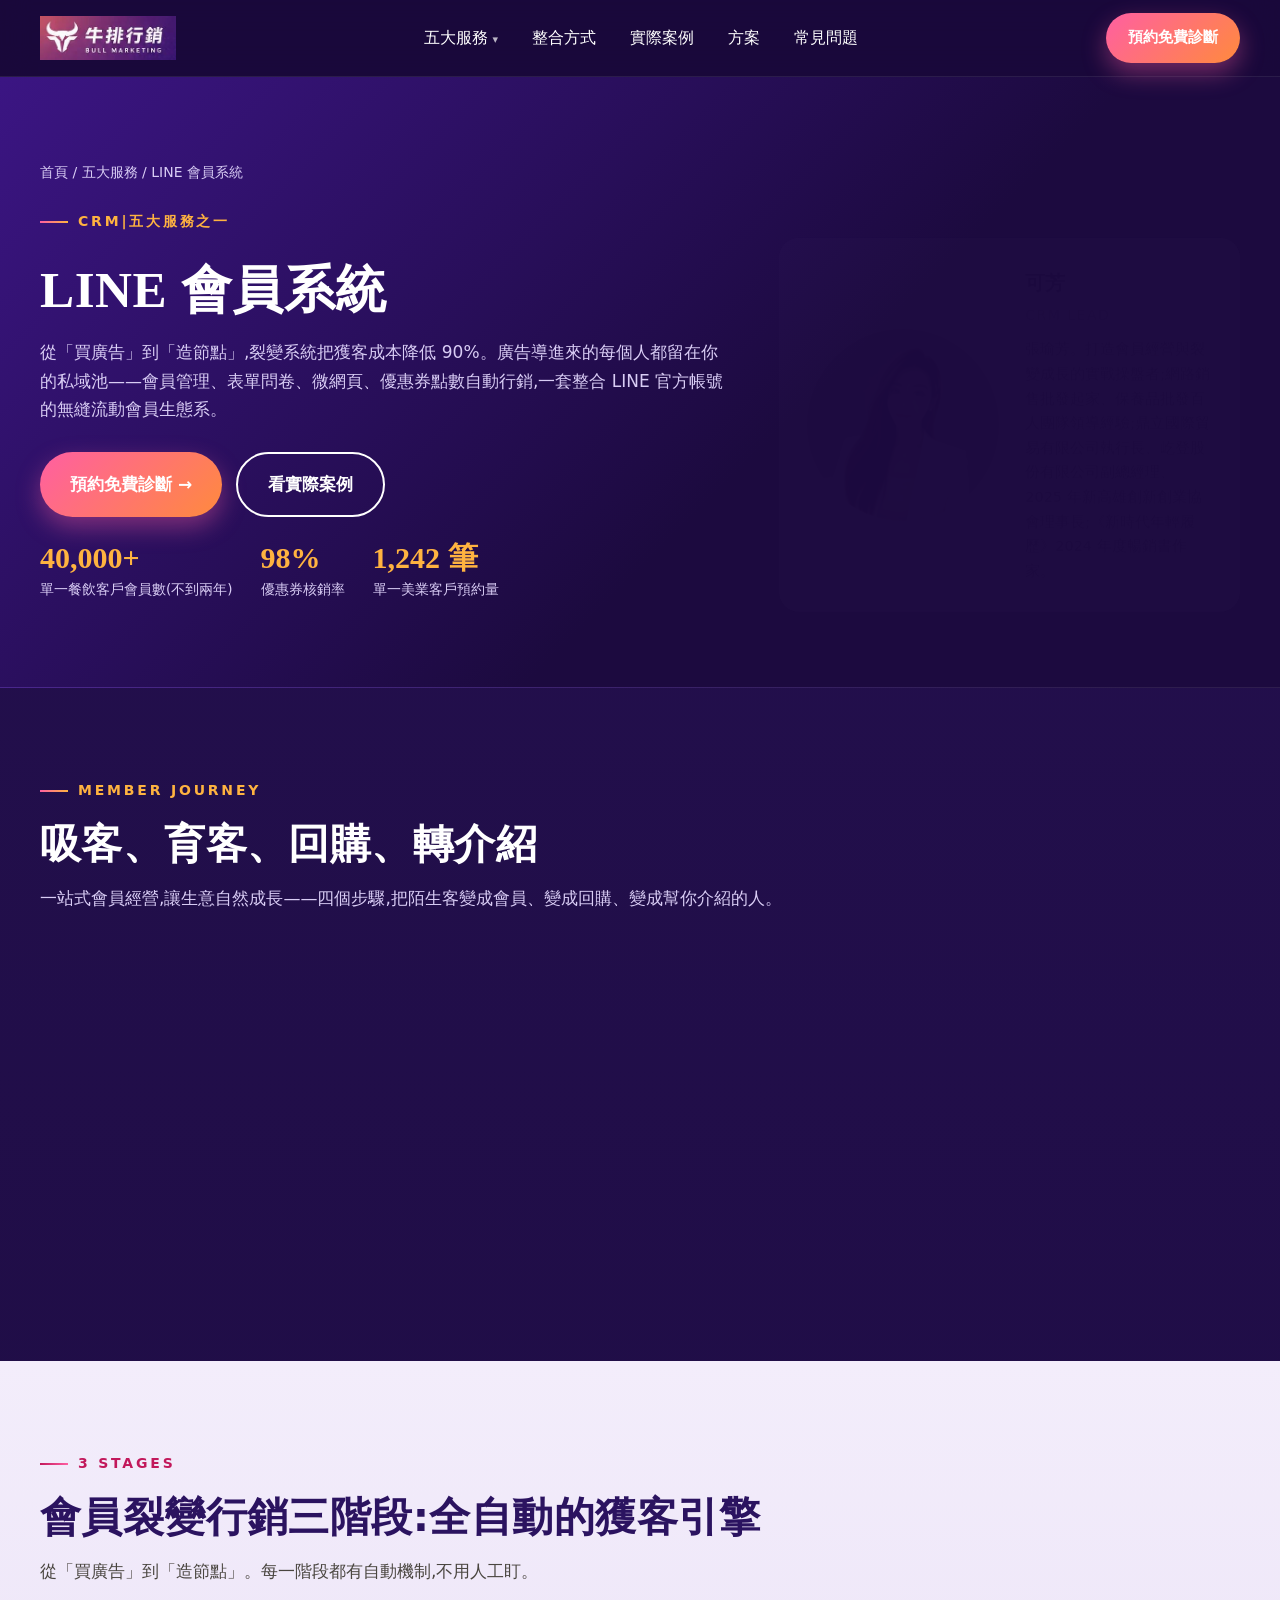
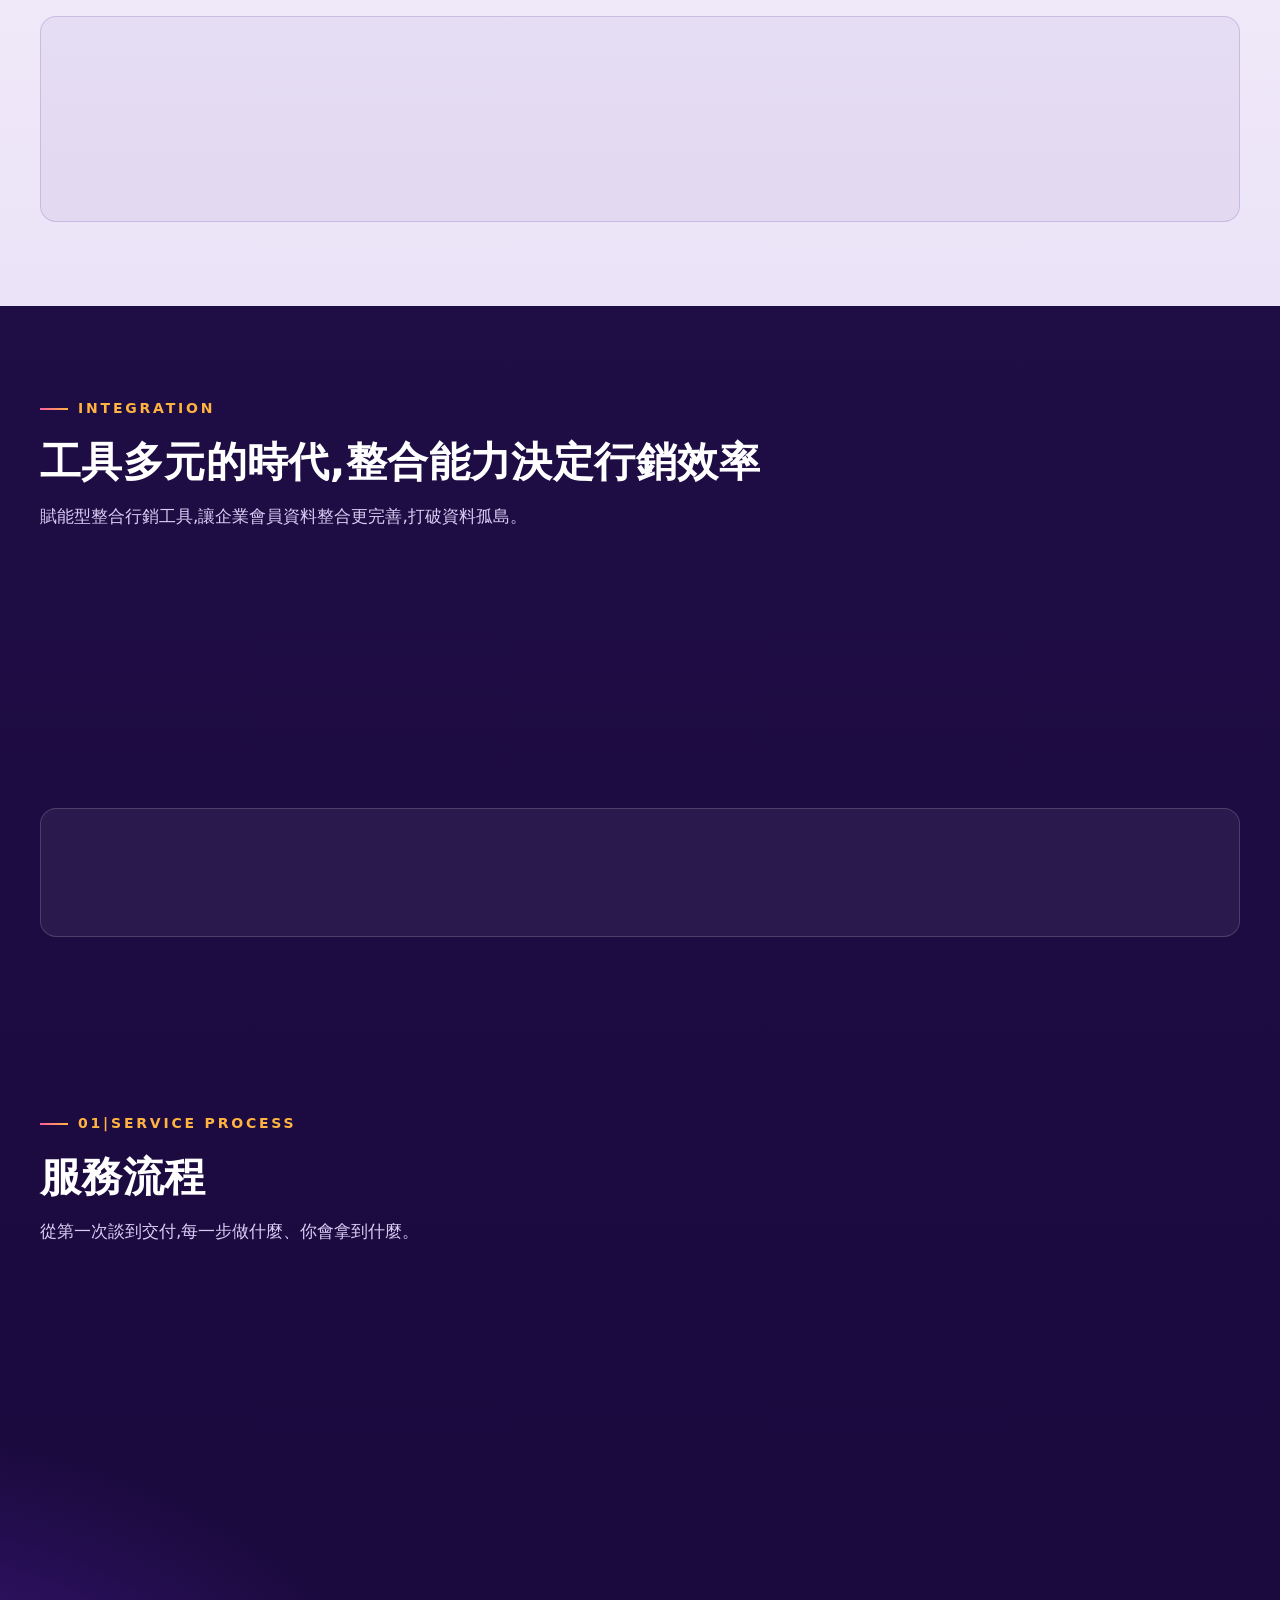
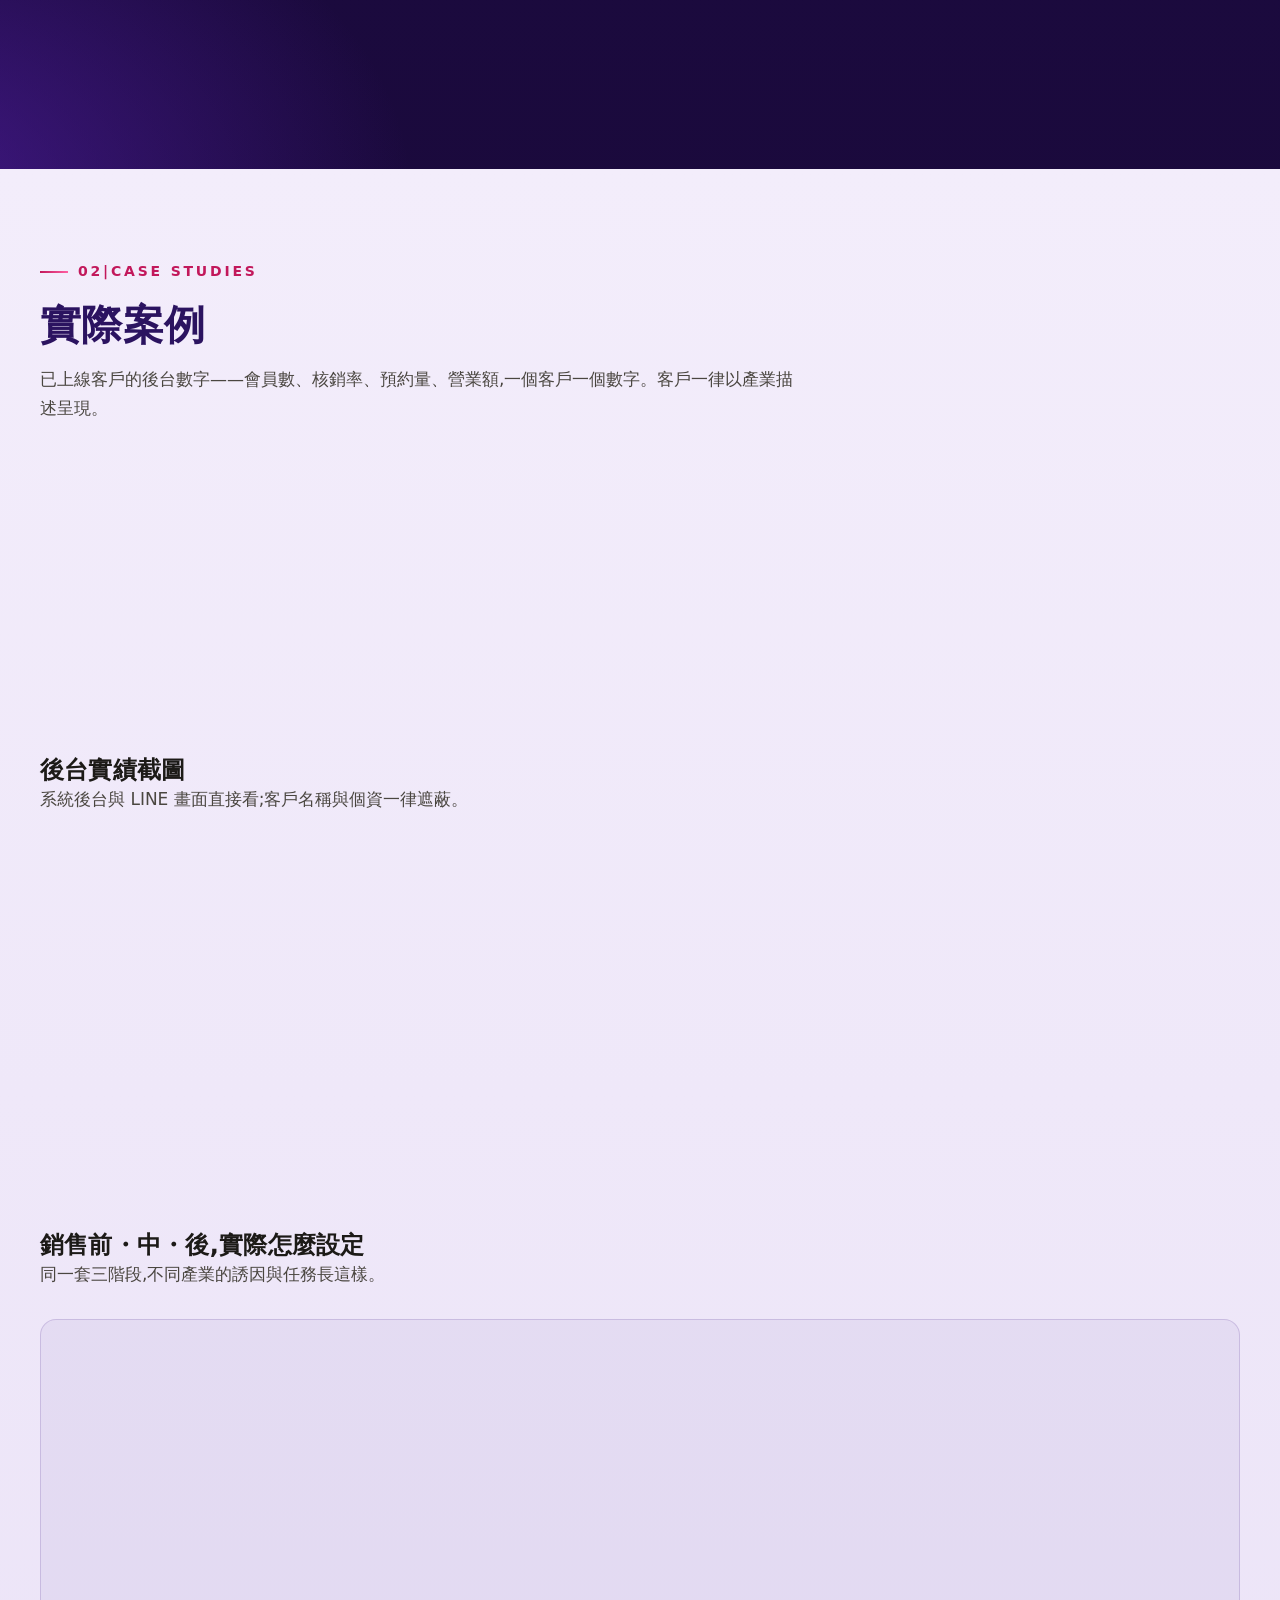
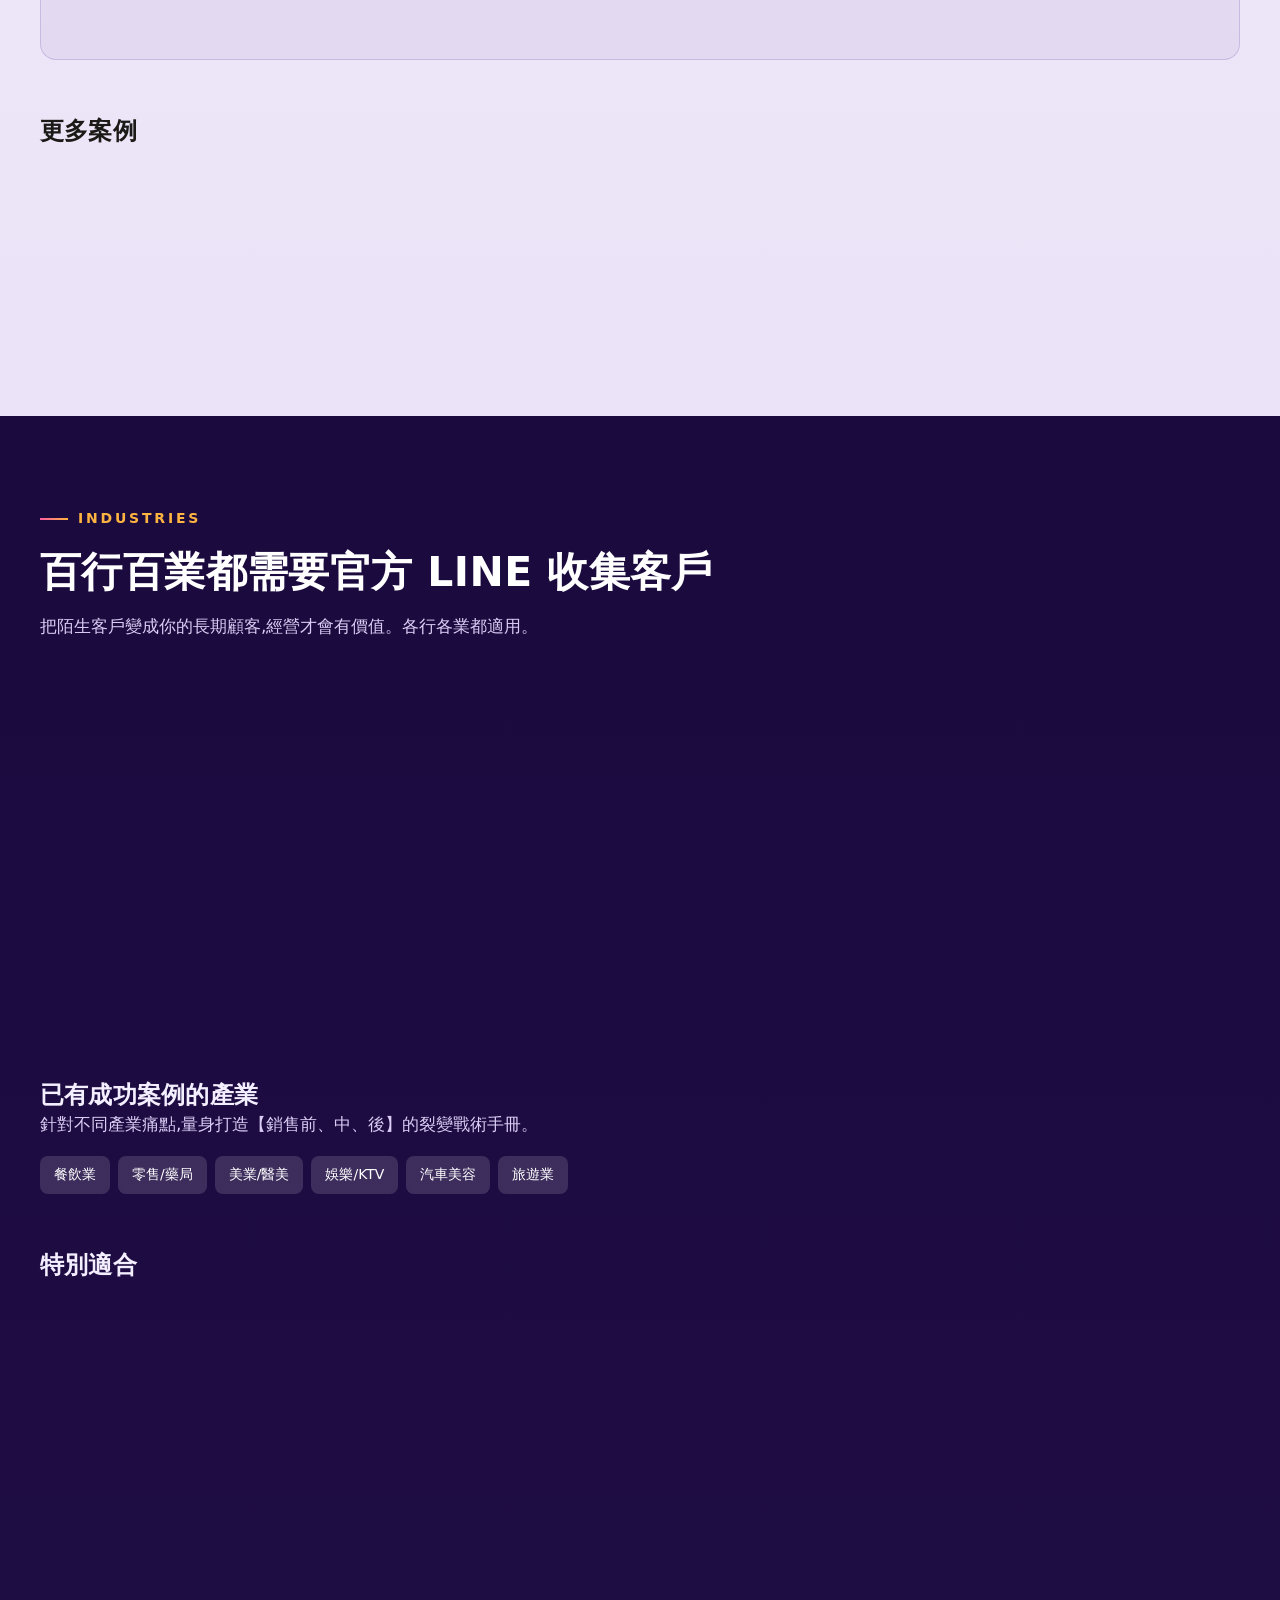
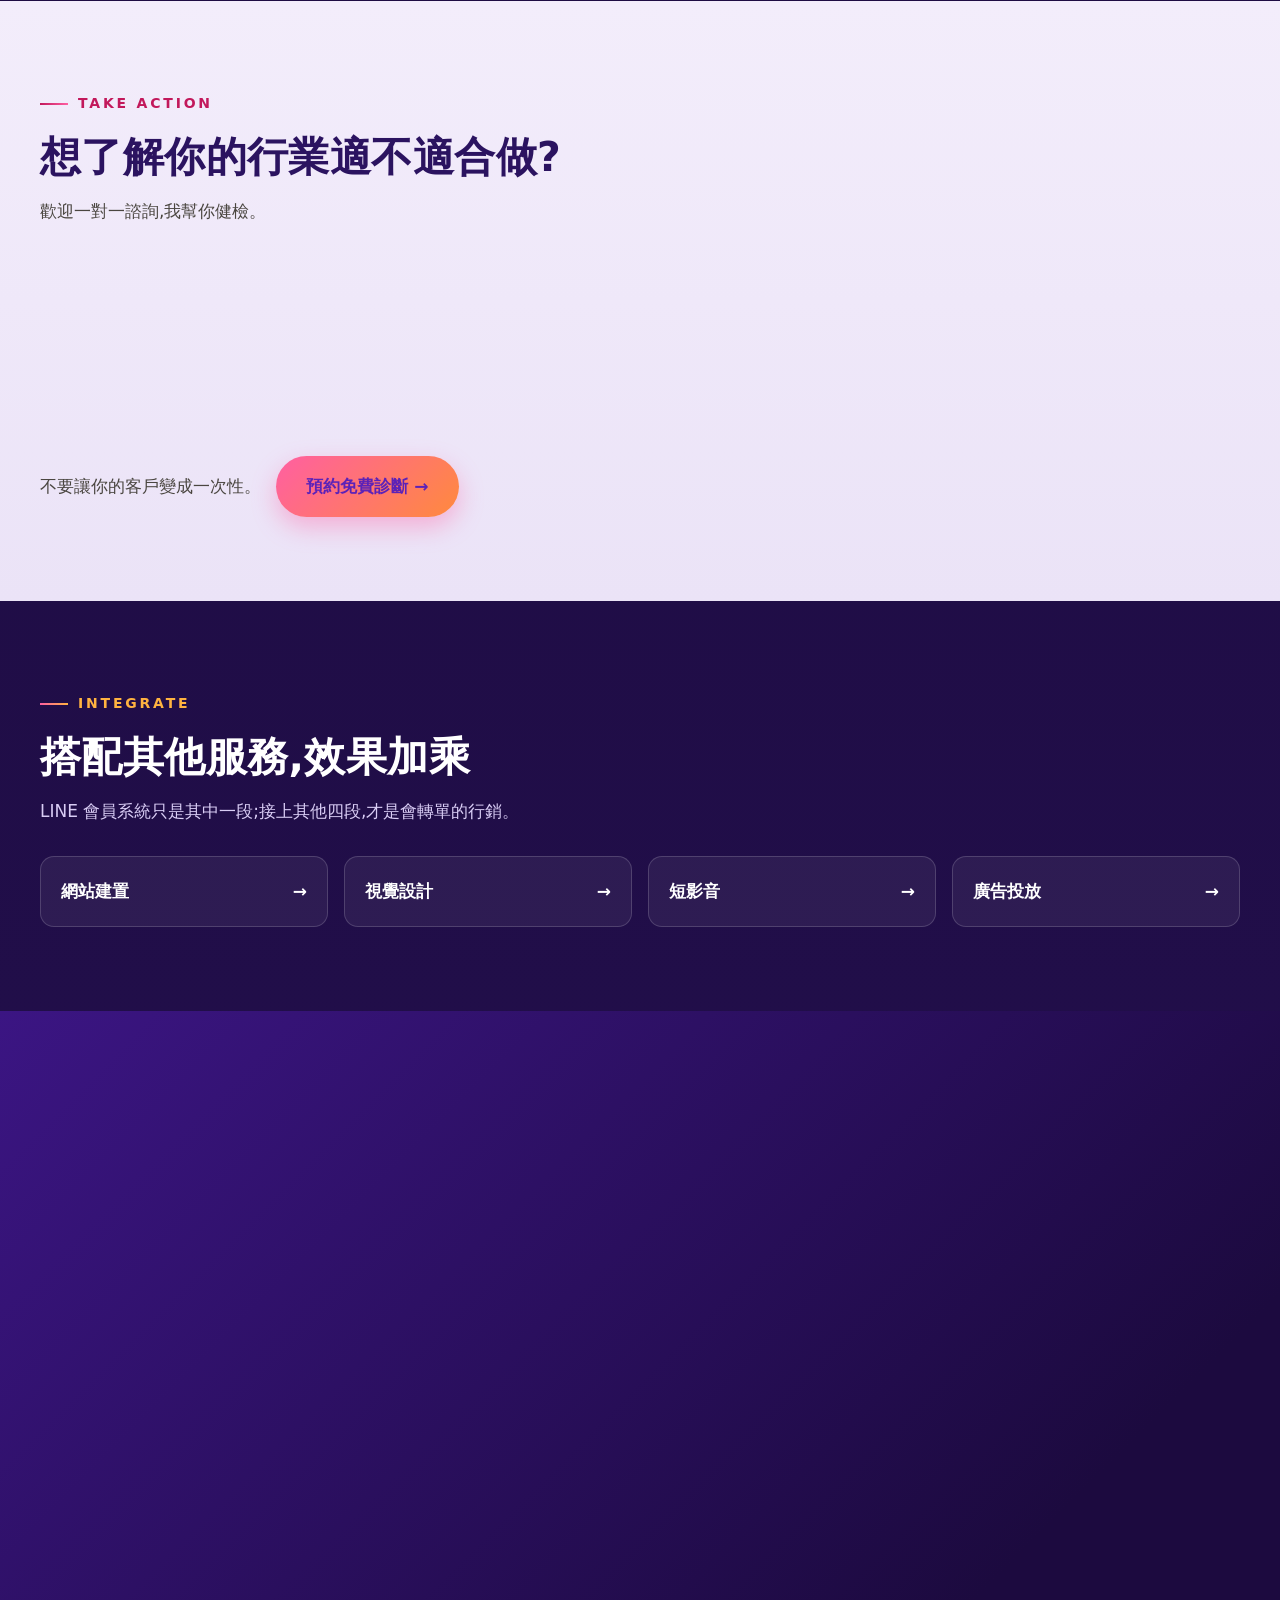
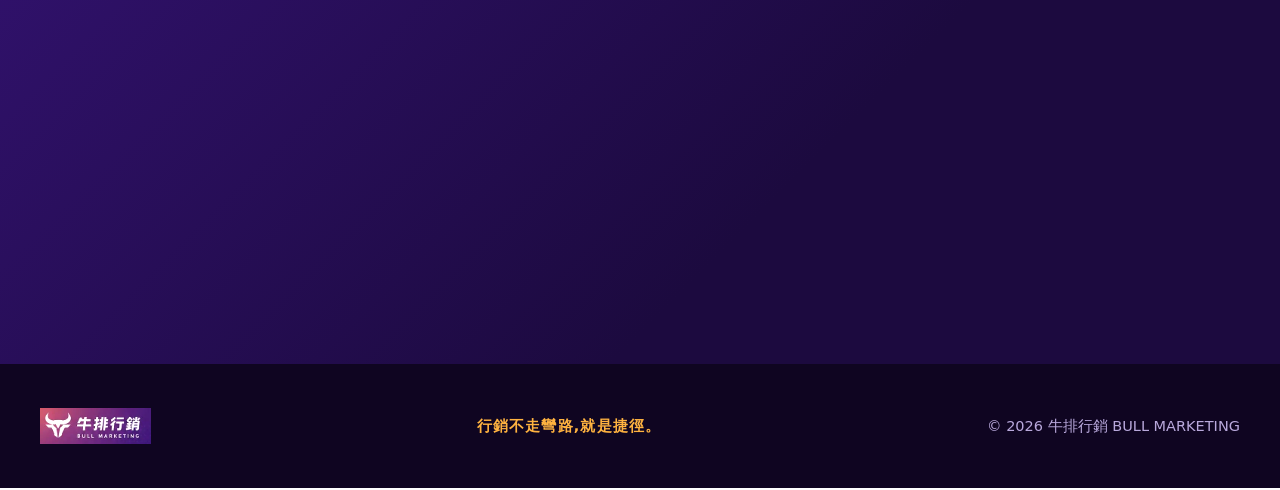
<file: purple/crm.html>
<!DOCTYPE html><html lang="zh-Hant-TW"><head><meta charset="utf-8"><meta http-equiv="refresh" content="0;url=../crm.html"><link rel="canonical" href="../crm.html"><title>轉址中|牛排行銷</title></head><body><a href="../crm.html">頁面已移至新網址,點此前往</a></body></html>
</file>
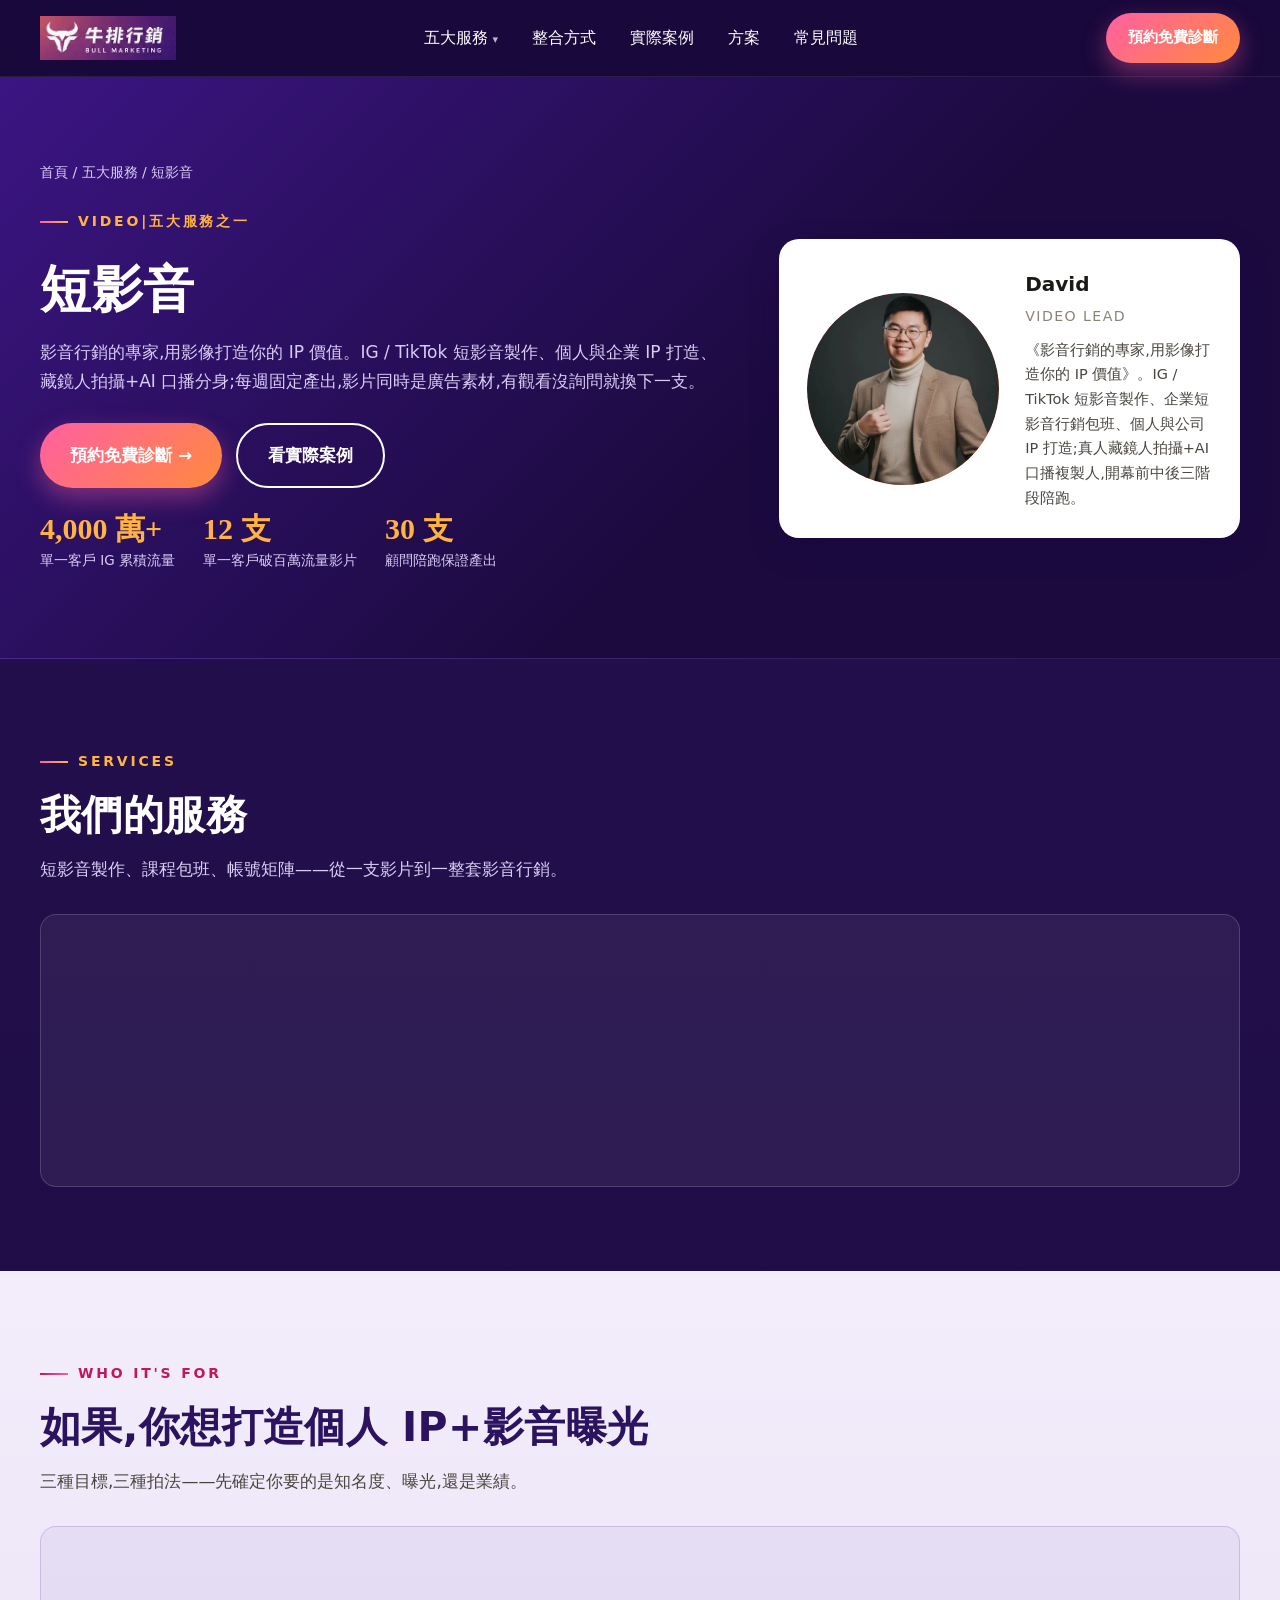
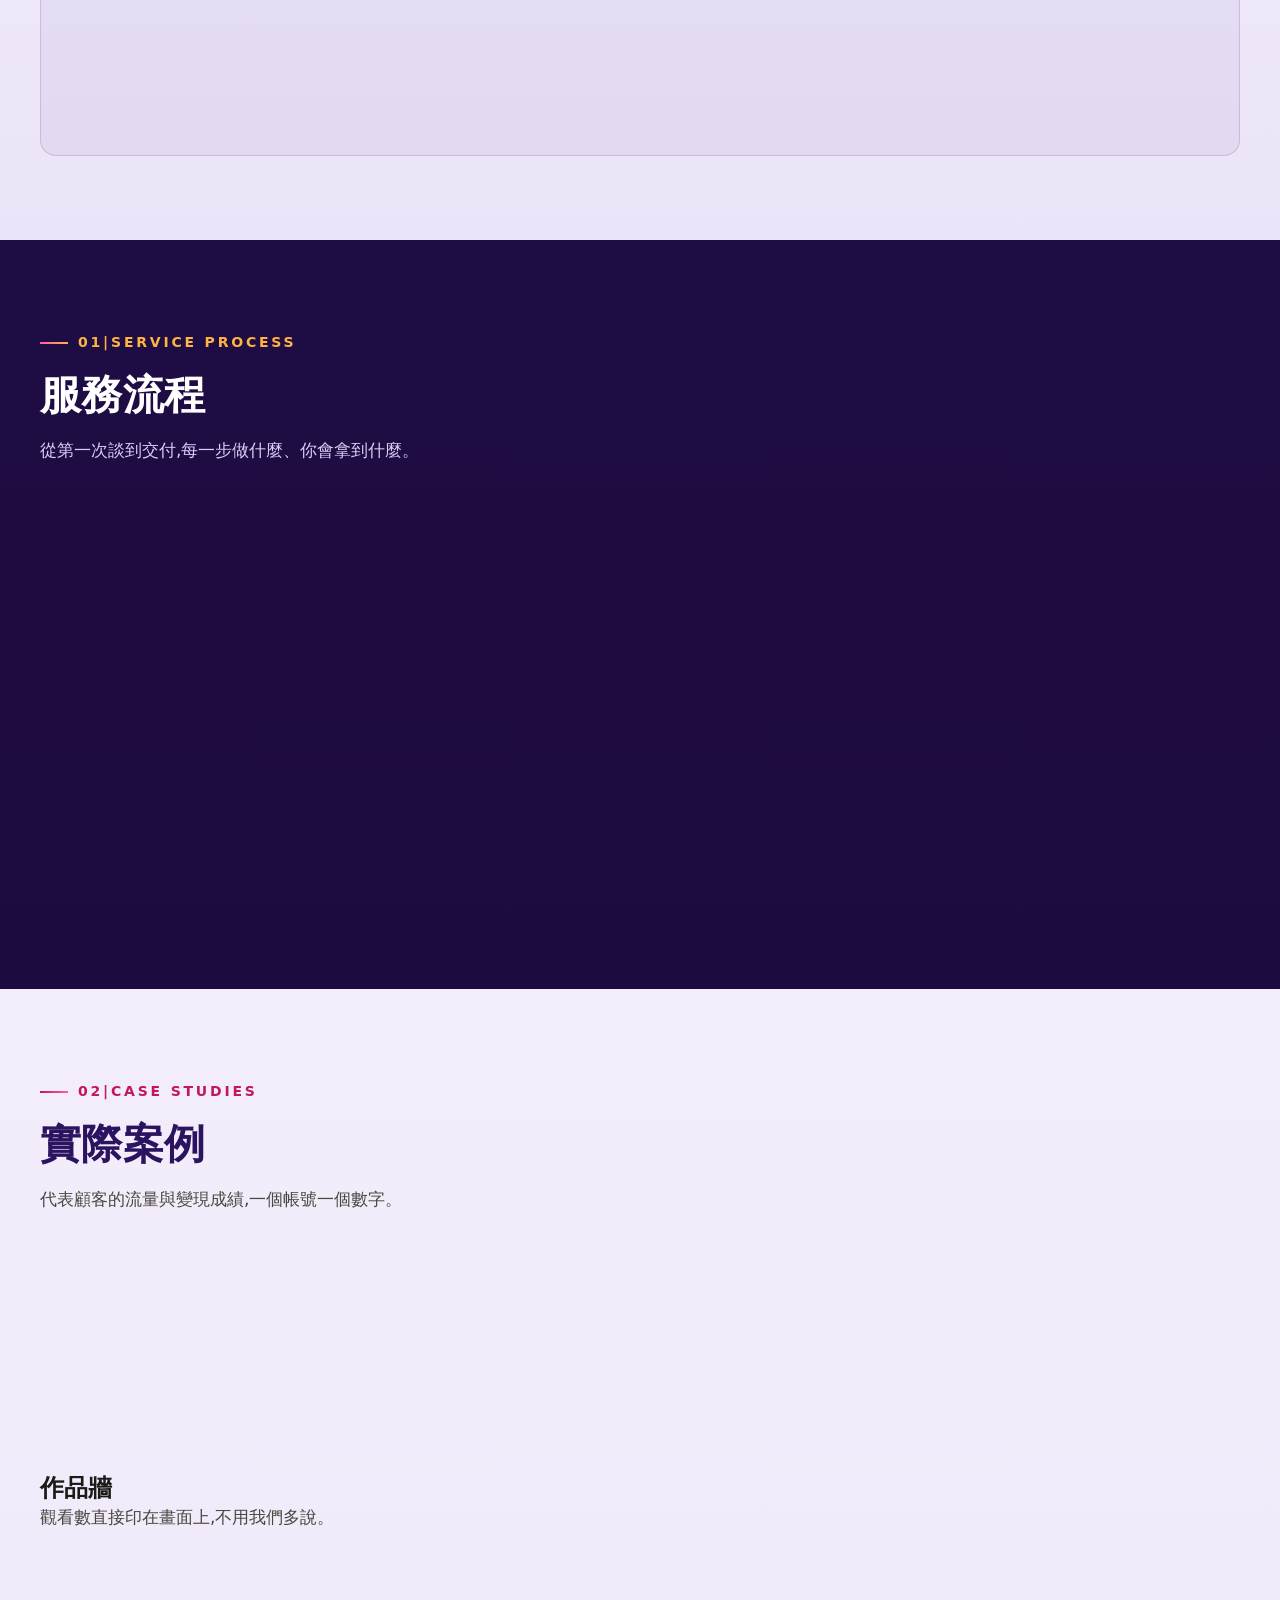
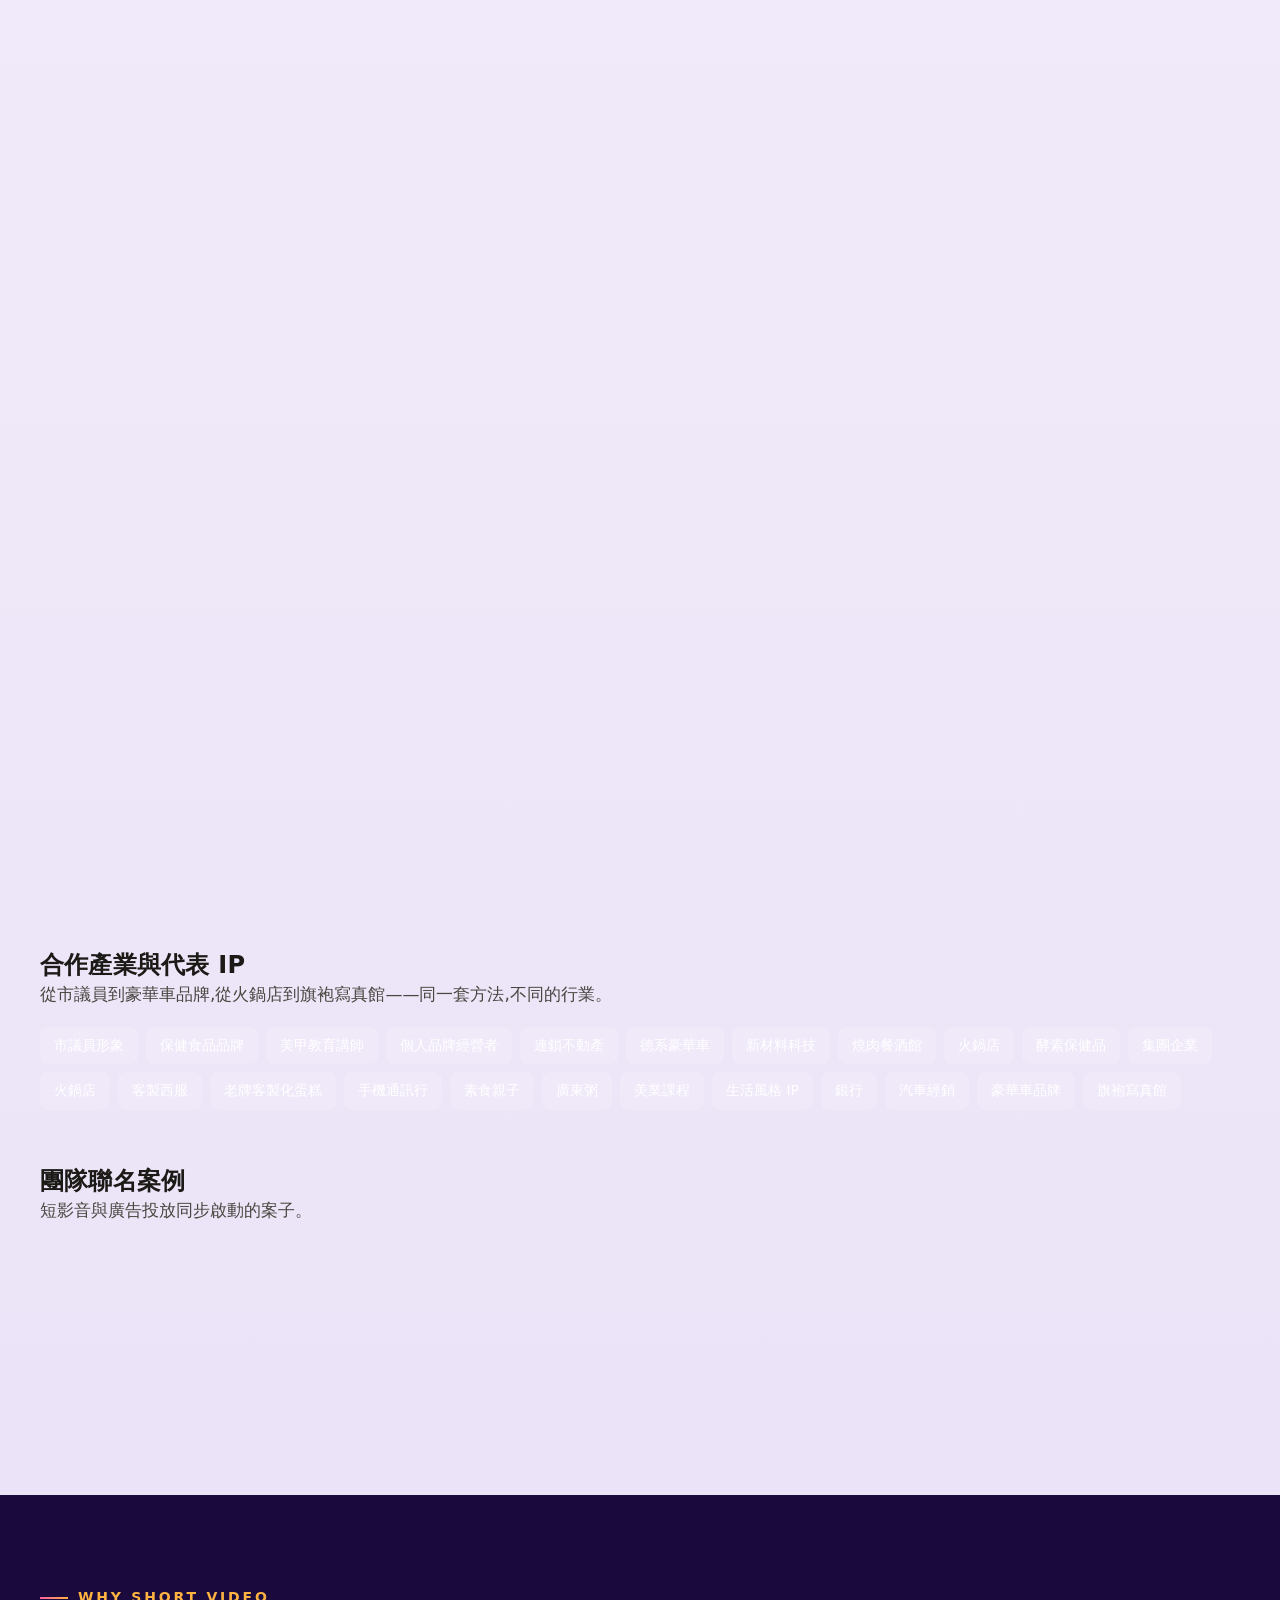
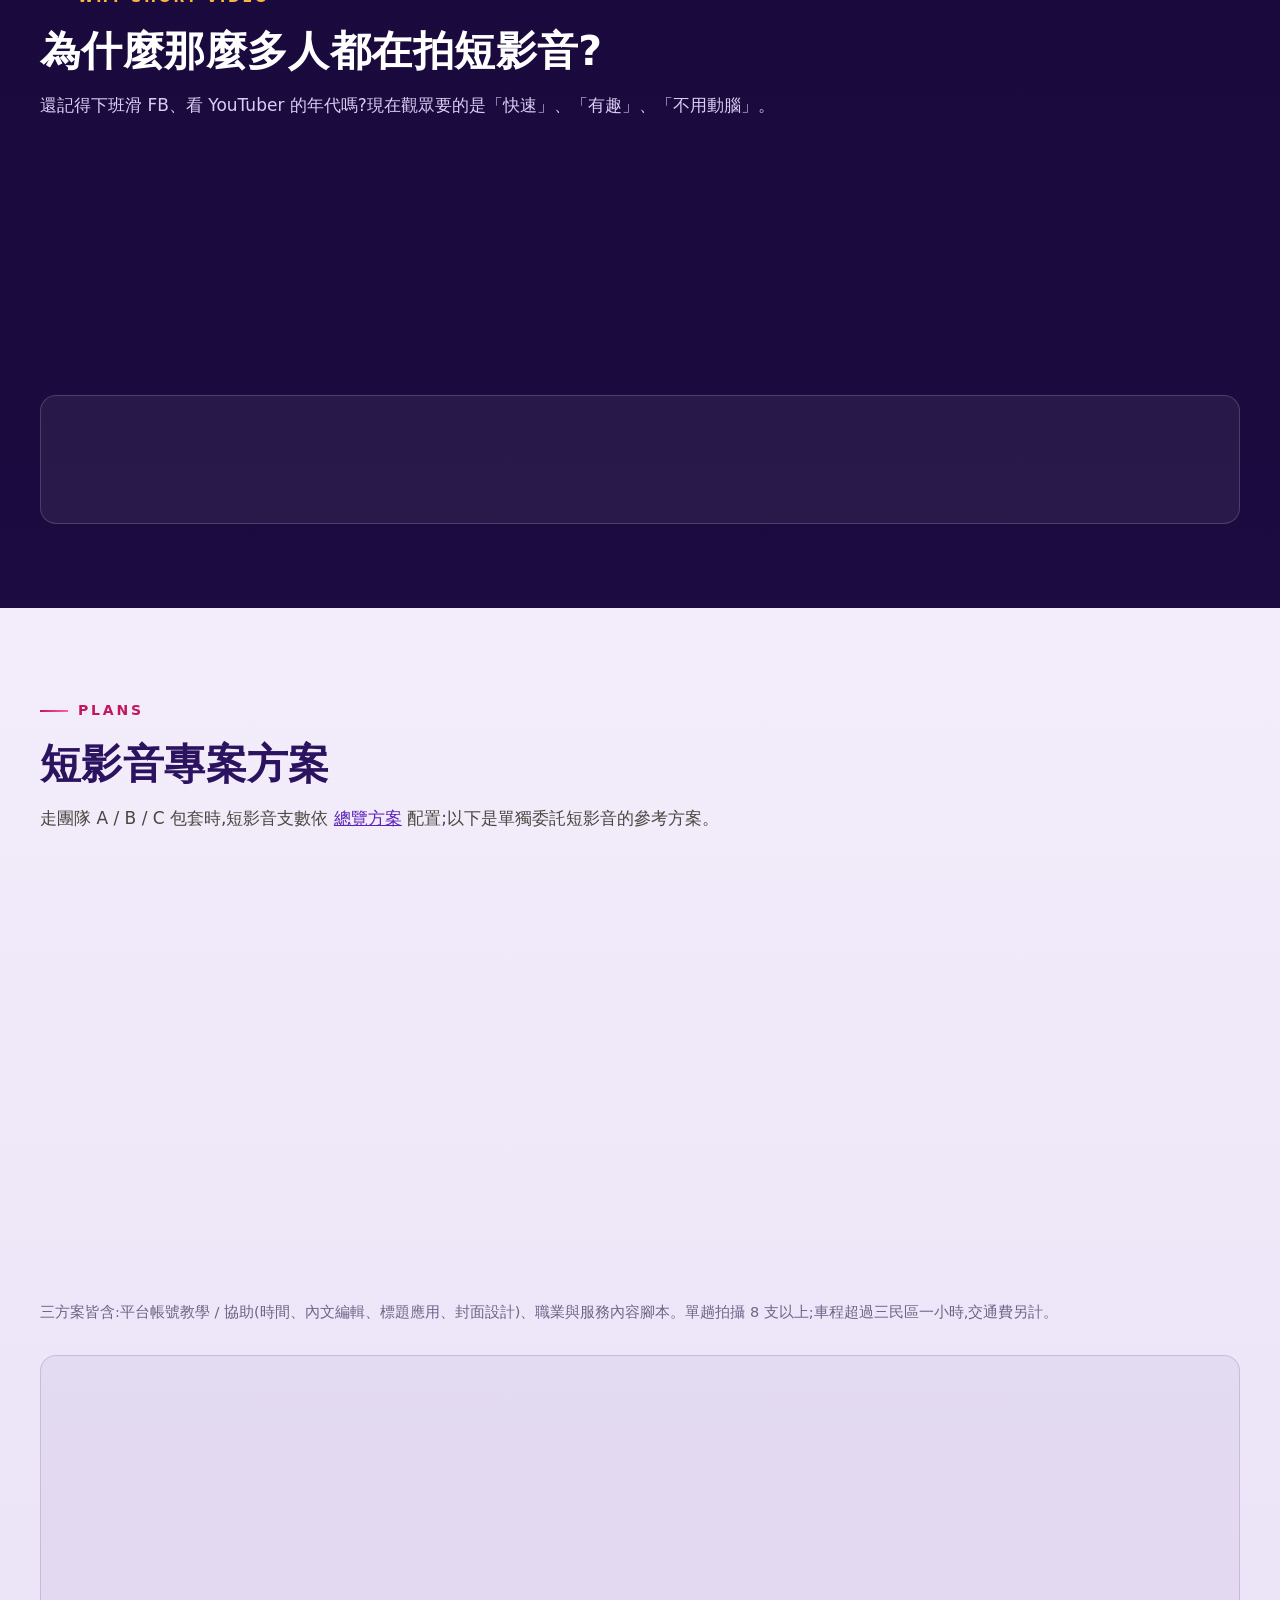
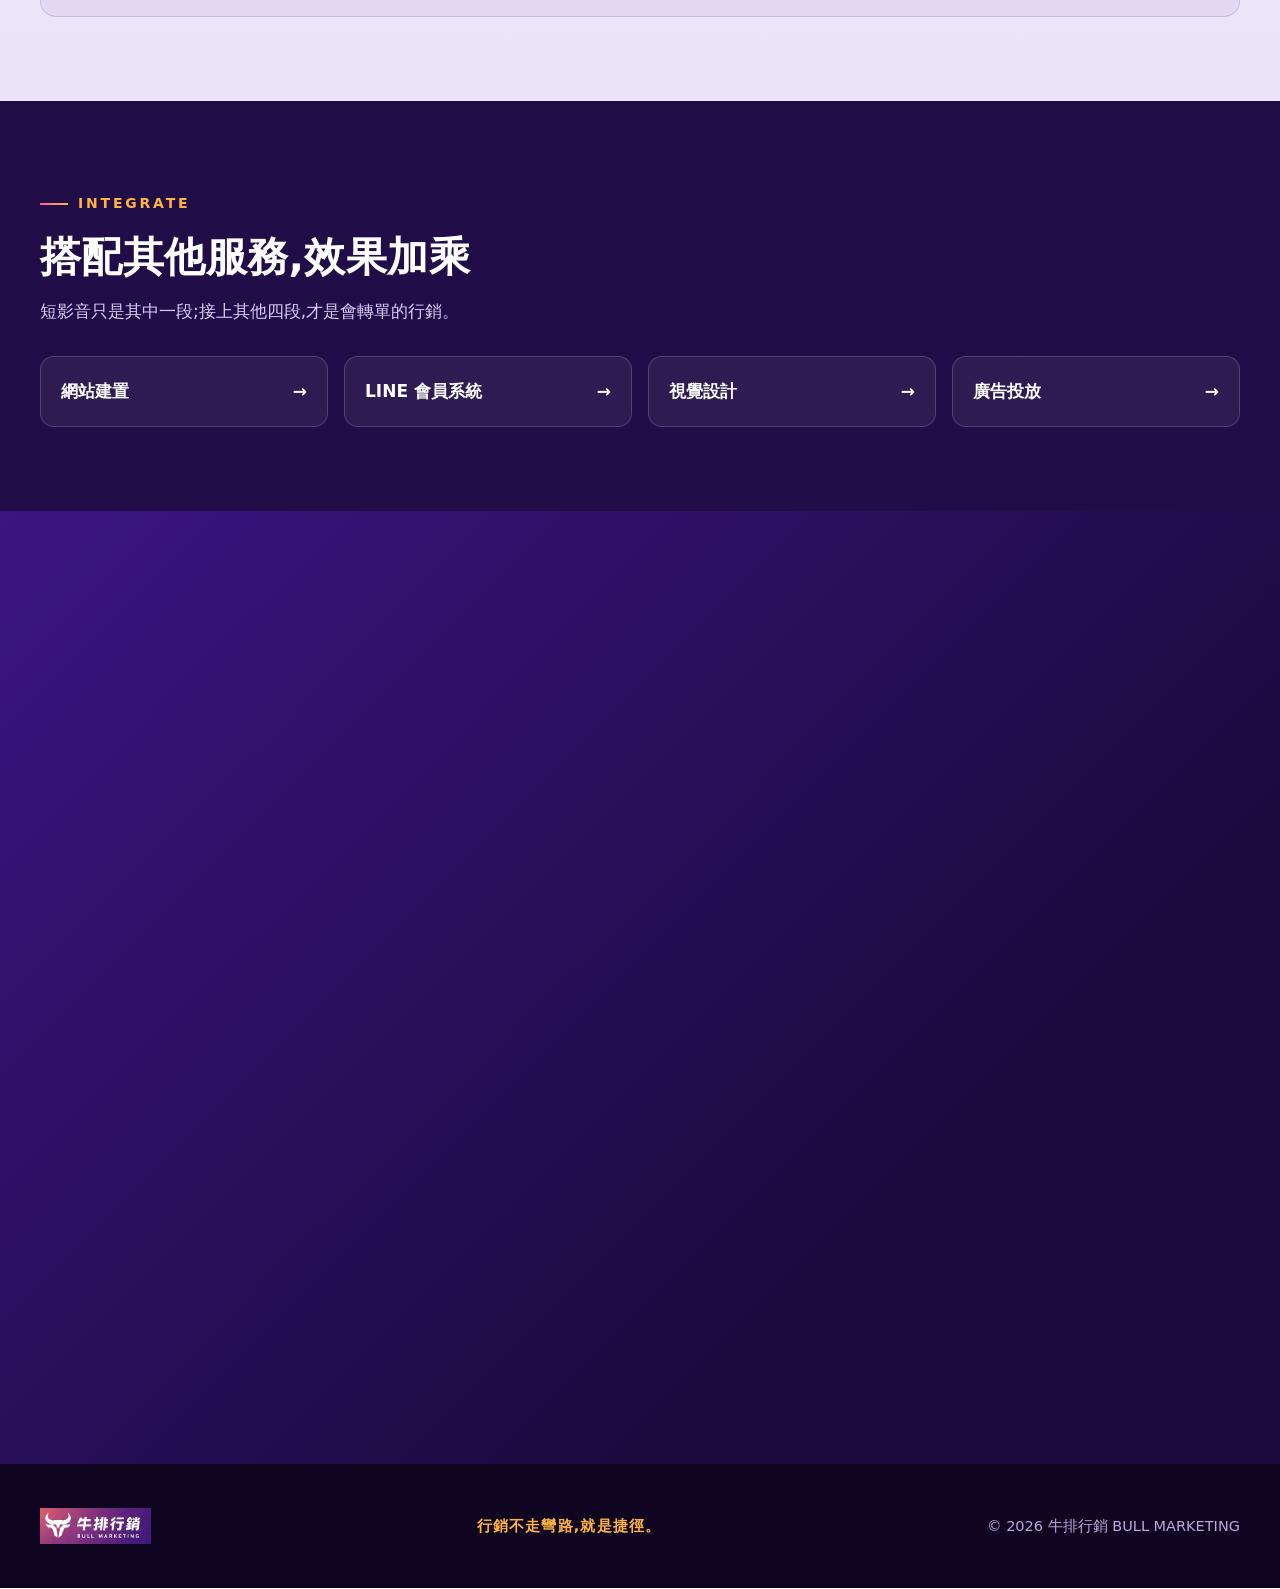
<file: purple/video.html>
<!DOCTYPE html><html lang="zh-Hant-TW"><head><meta charset="utf-8"><meta http-equiv="refresh" content="0;url=../video.html"><link rel="canonical" href="../video.html"><title>轉址中|牛排行銷</title></head><body><a href="../video.html">頁面已移至新網址,點此前往</a></body></html>
</file>
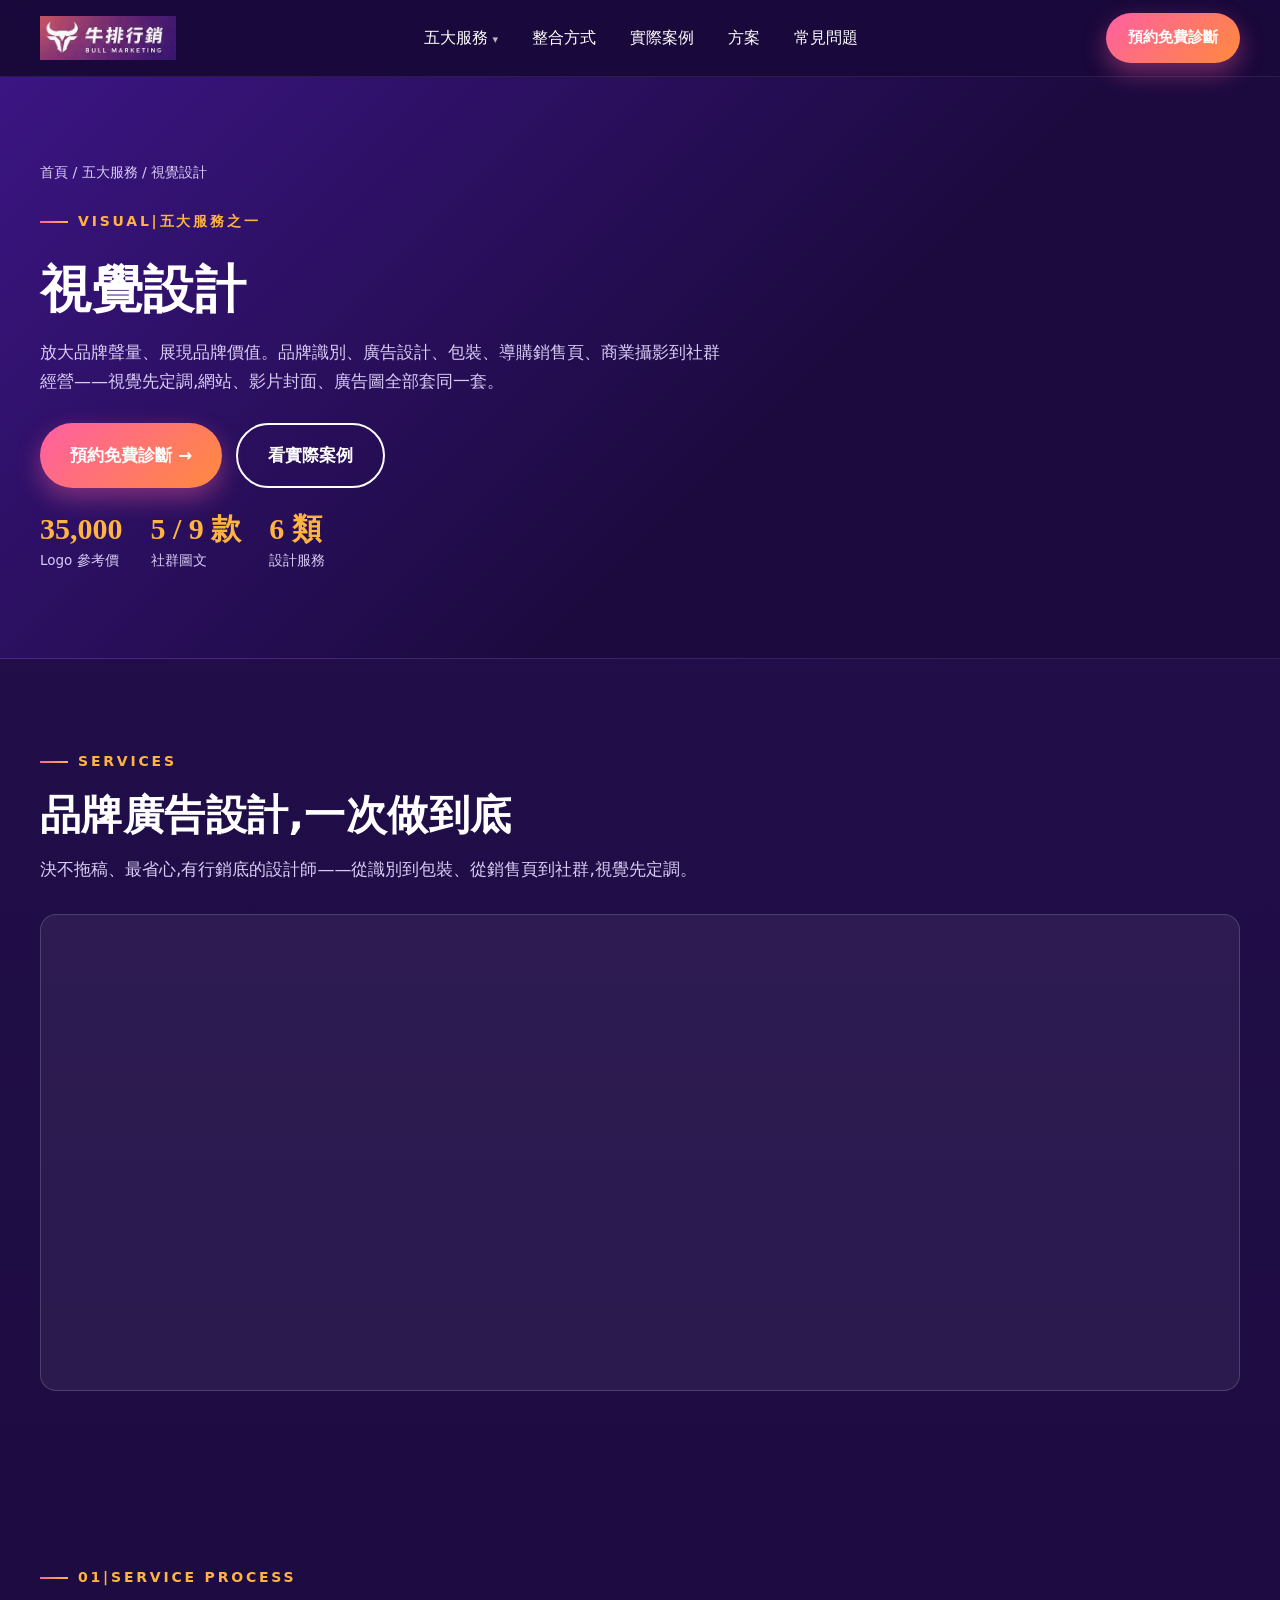
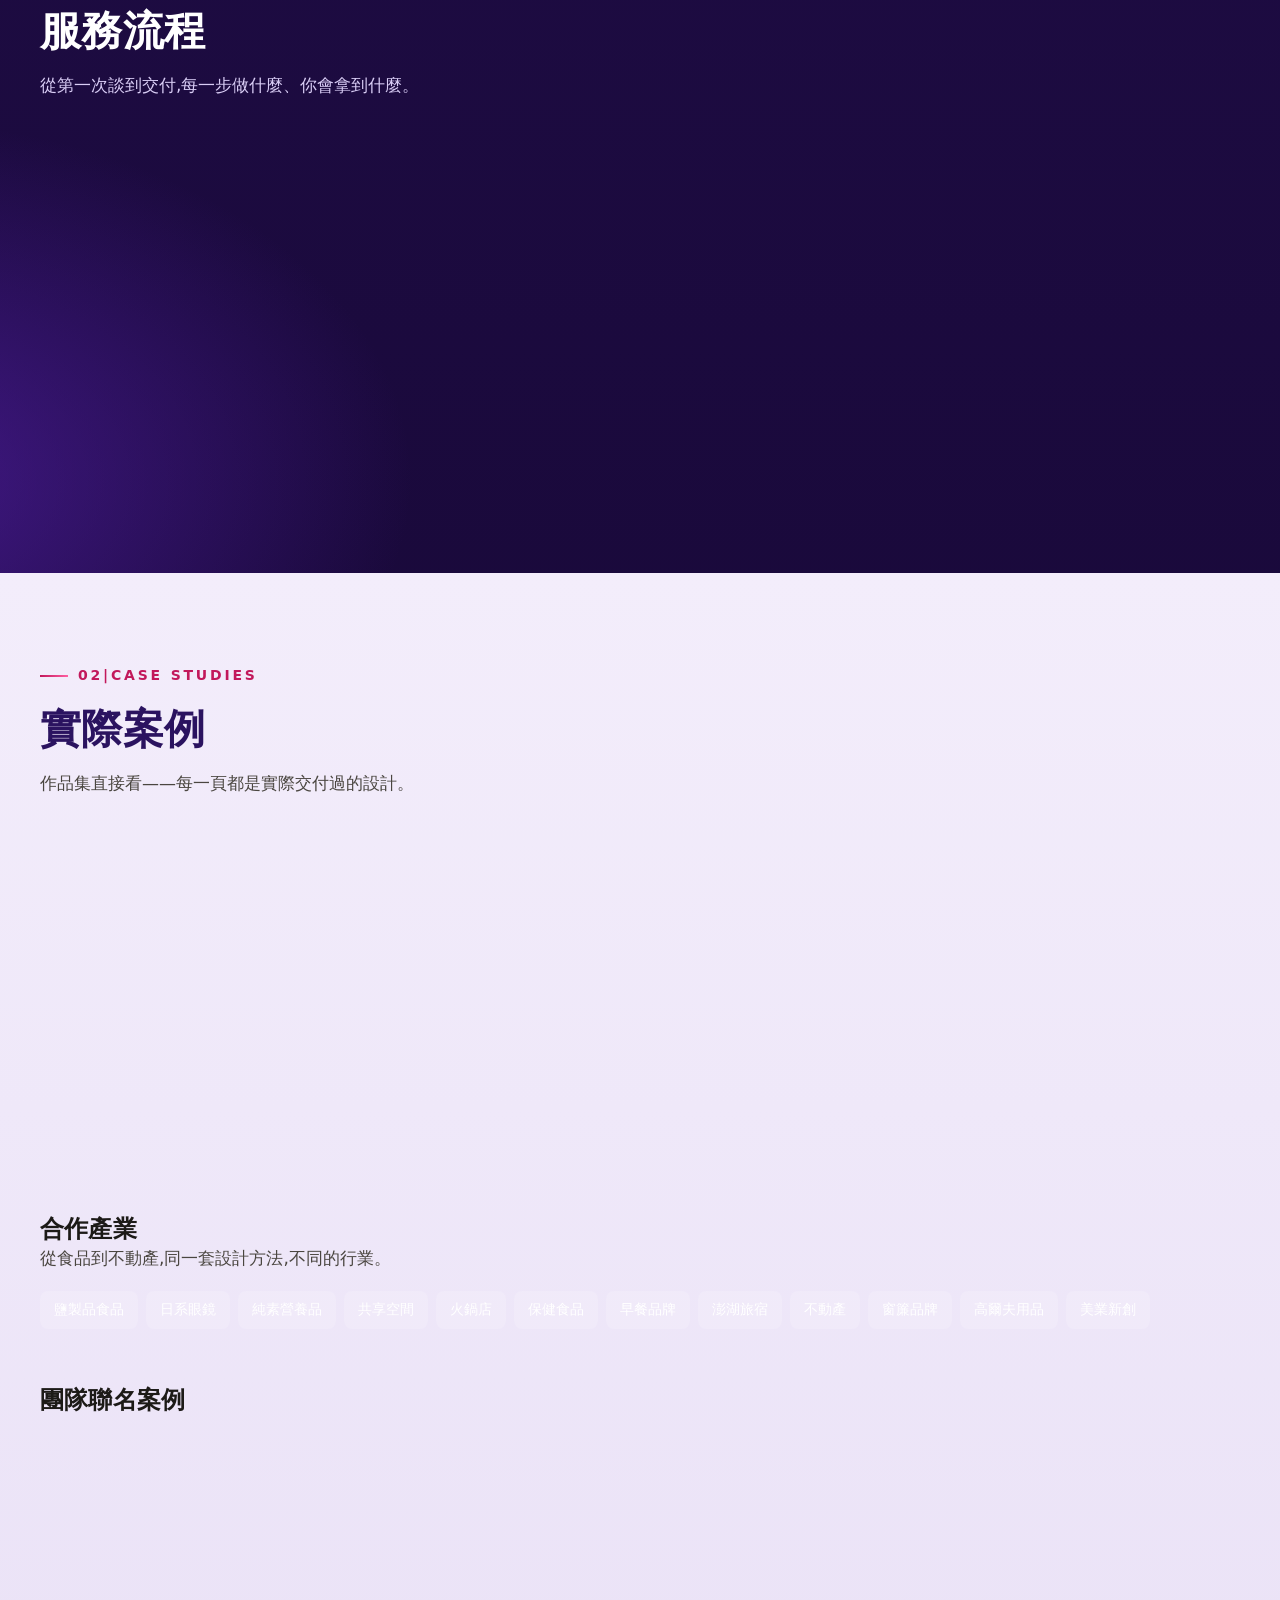
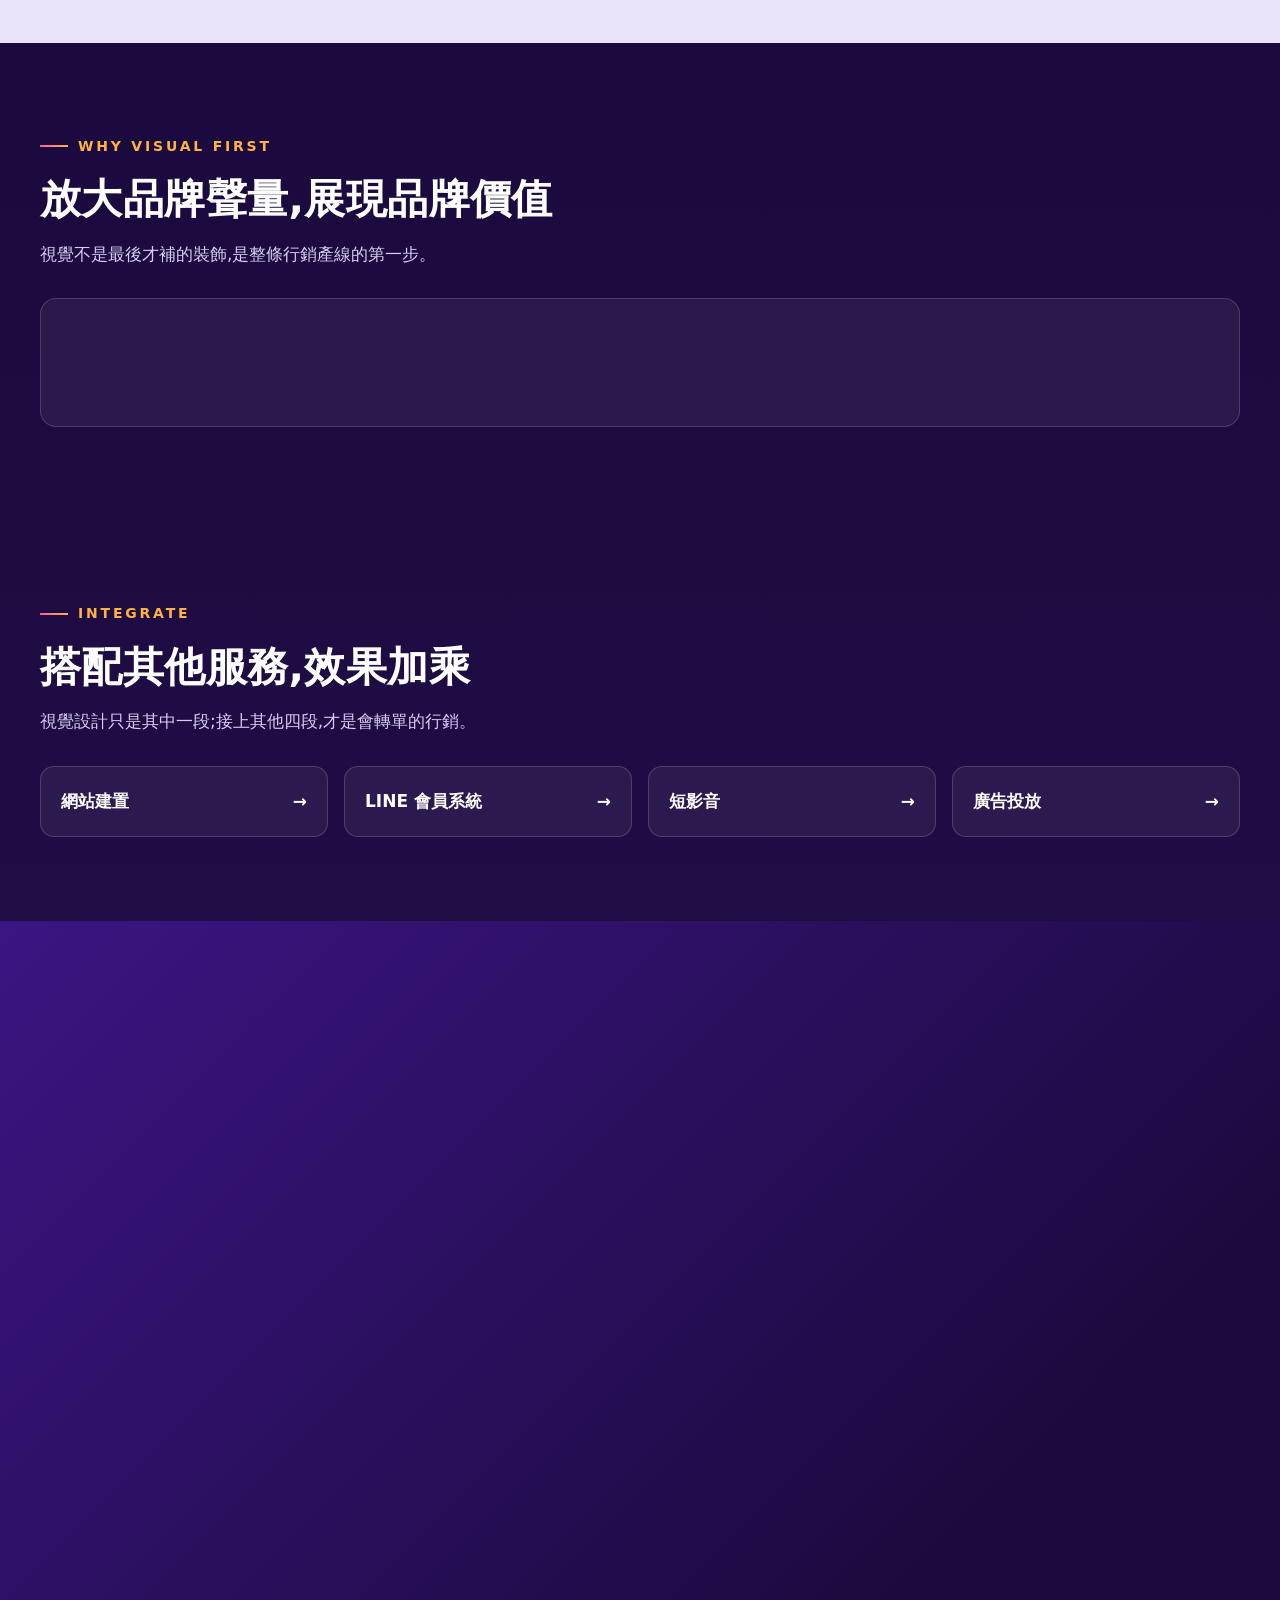
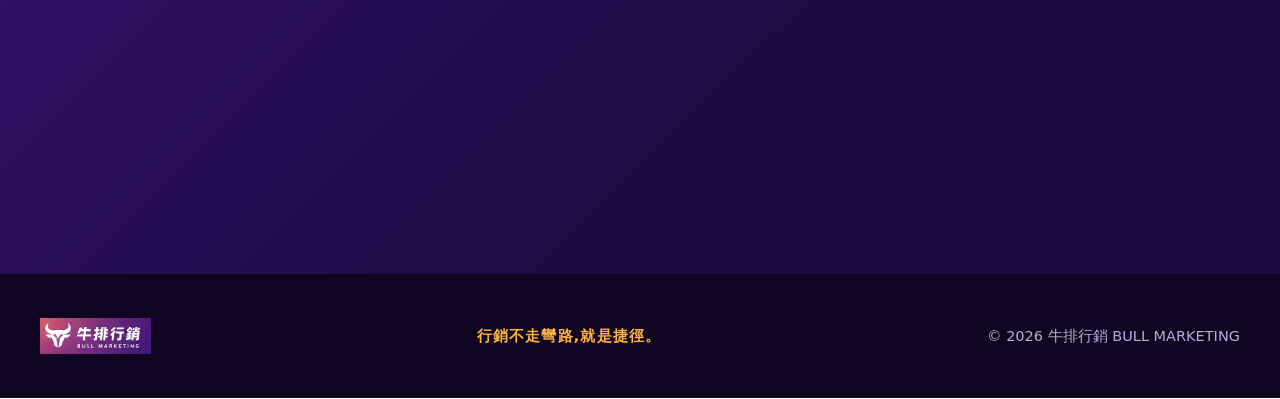
<file: purple/visual.html>
<!DOCTYPE html><html lang="zh-Hant-TW"><head><meta charset="utf-8"><meta http-equiv="refresh" content="0;url=../visual.html"><link rel="canonical" href="../visual.html"><title>轉址中|牛排行銷</title></head><body><a href="../visual.html">頁面已移至新網址,點此前往</a></body></html>
</file>
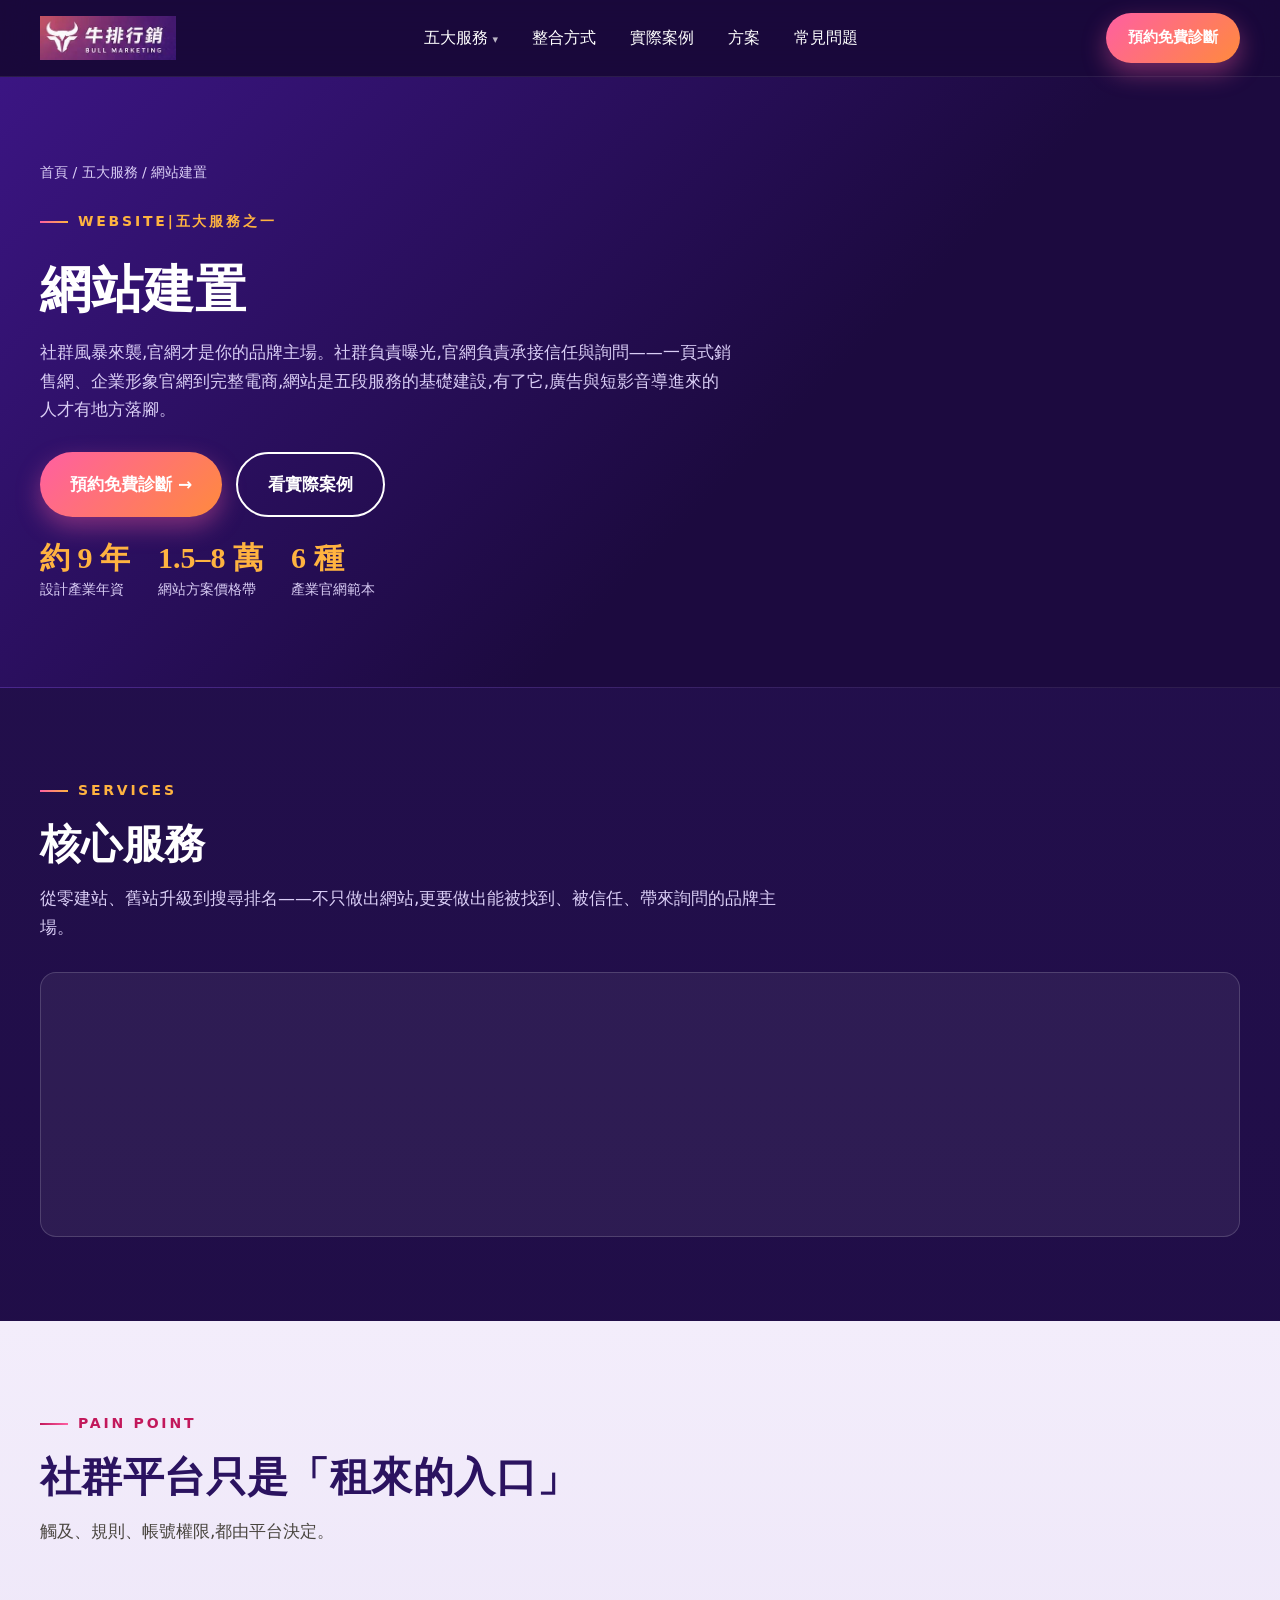
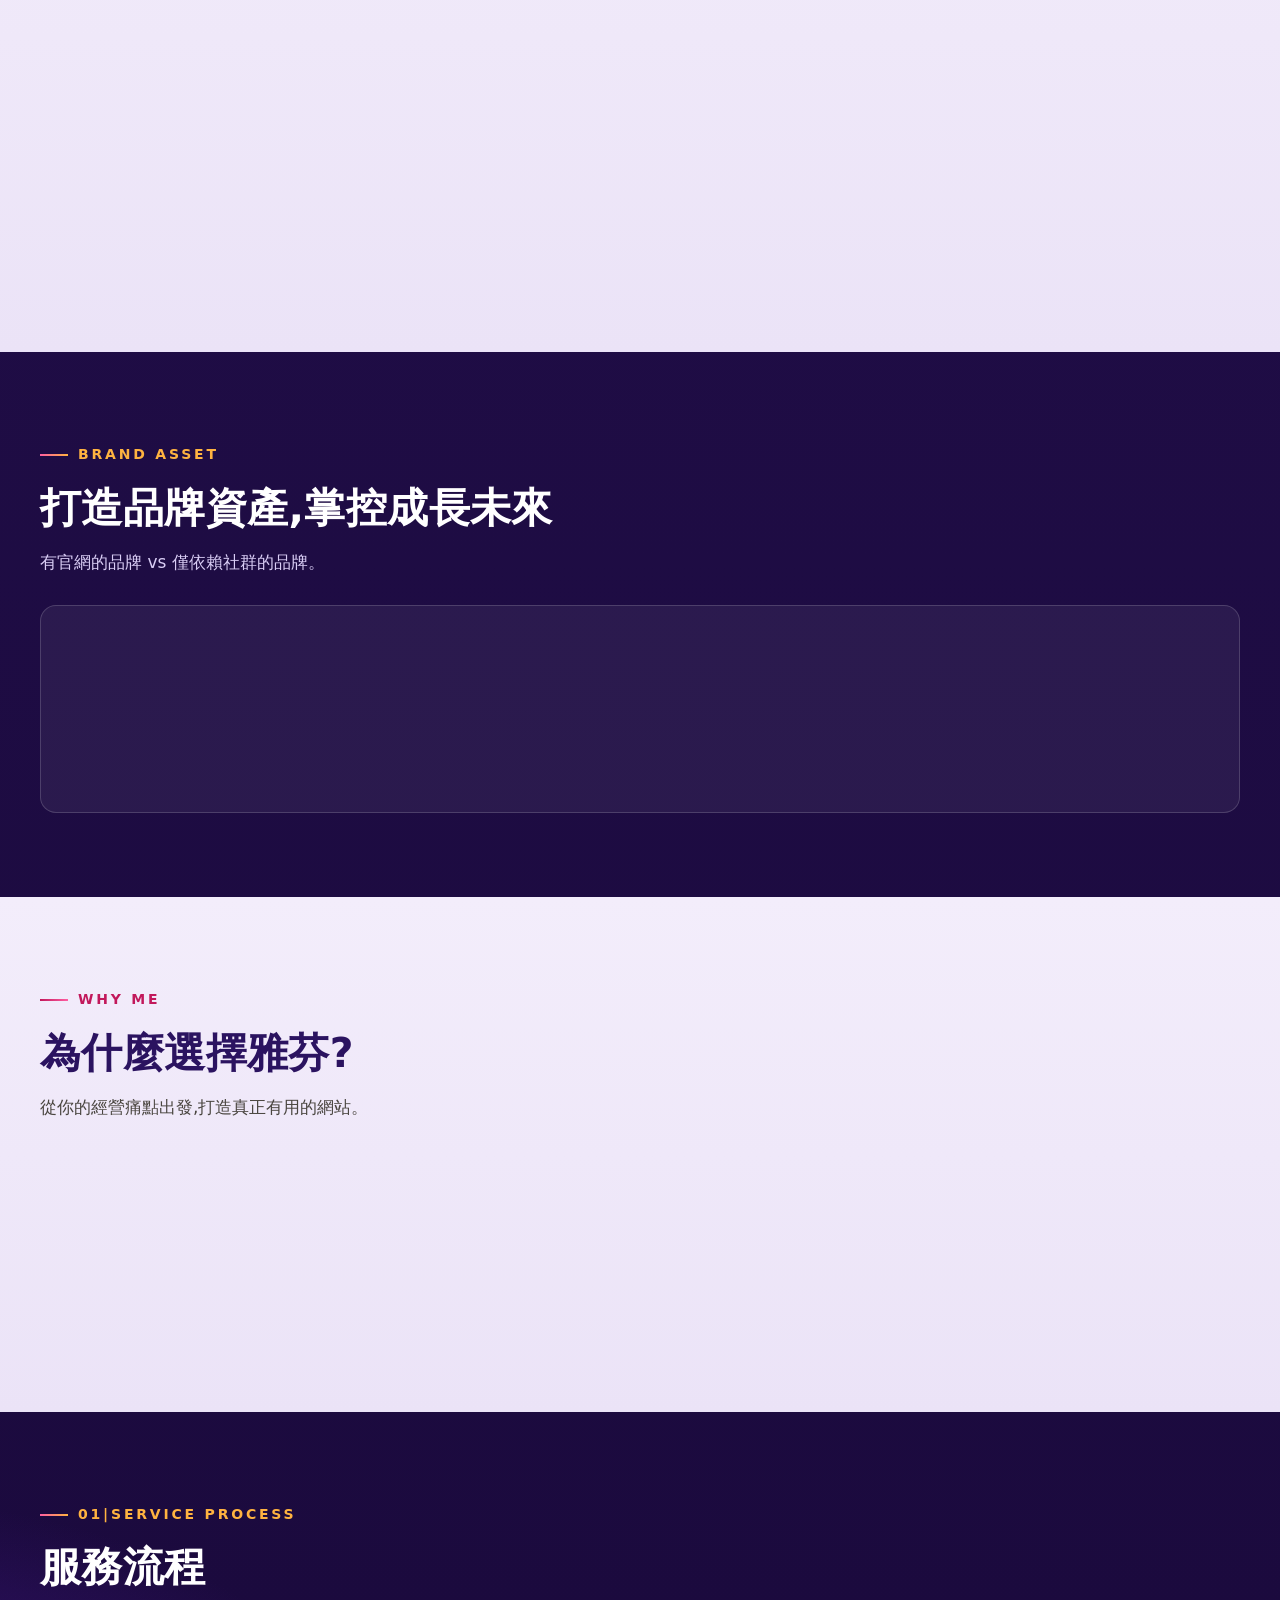
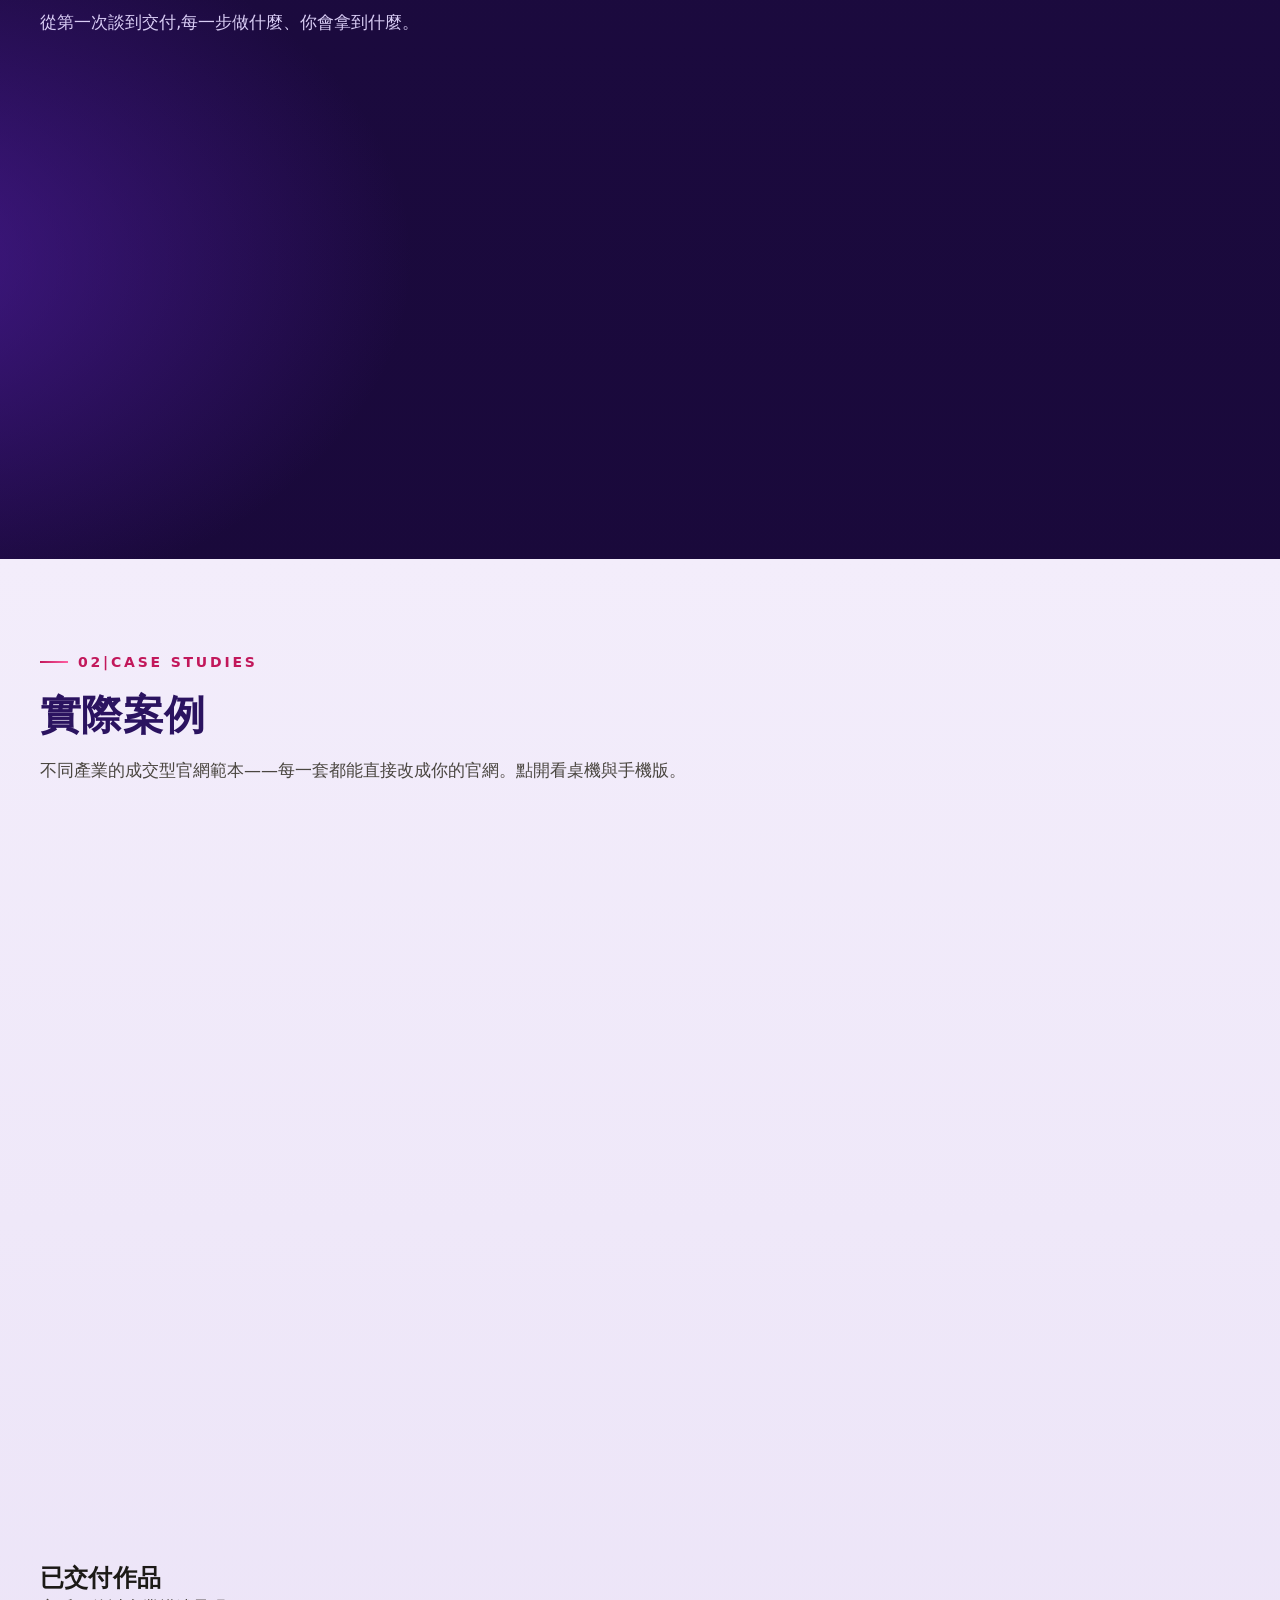
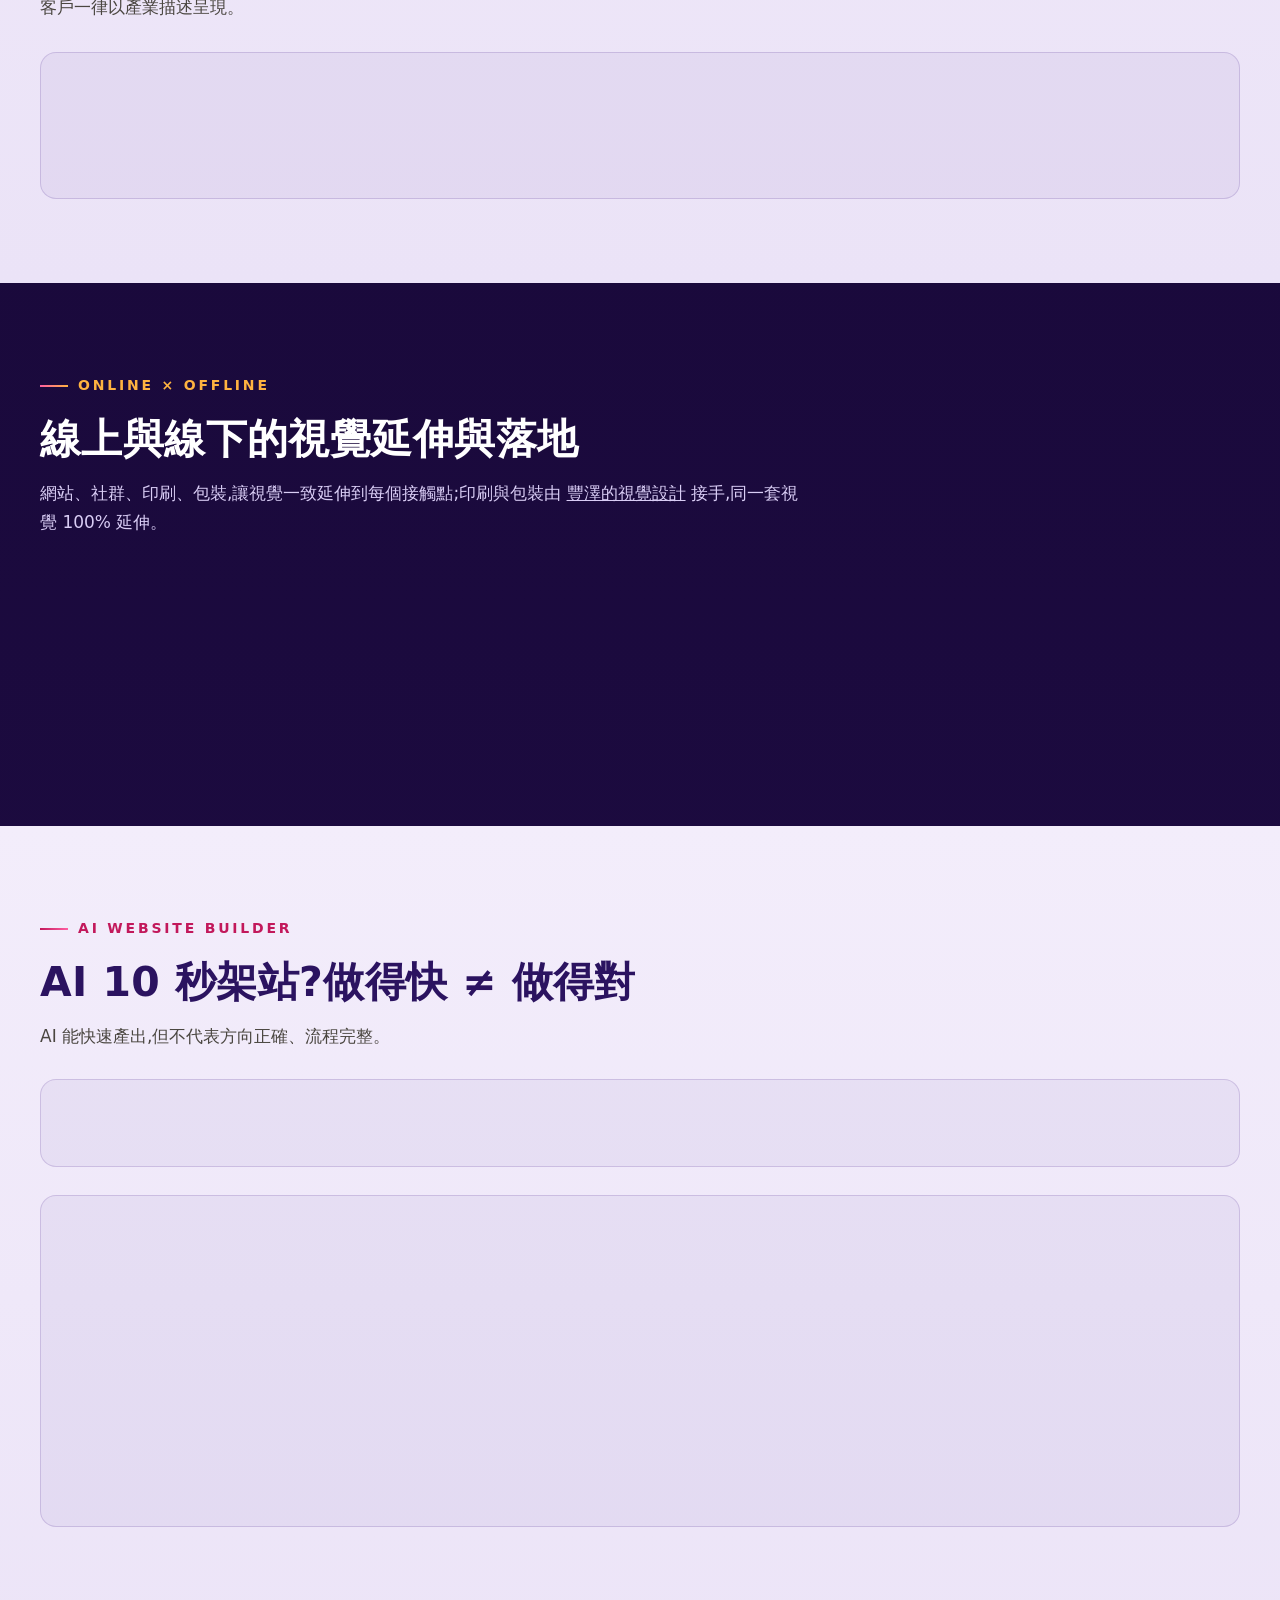
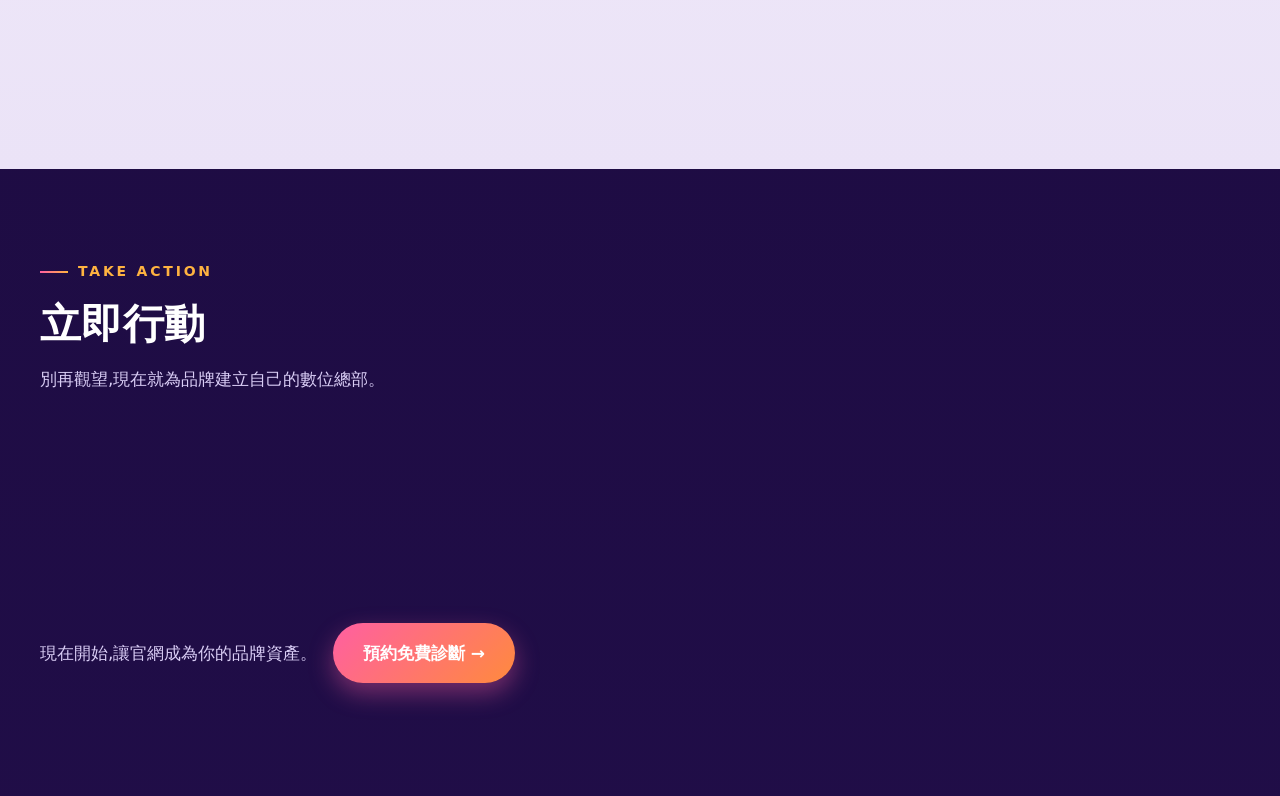
<file: purple/web.html>
<!DOCTYPE html><html lang="zh-Hant-TW"><head><meta charset="utf-8"><meta http-equiv="refresh" content="0;url=../web.html"><link rel="canonical" href="../web.html"><title>轉址中|牛排行銷</title></head><body><a href="../web.html">頁面已移至新網址,點此前往</a></body></html>
</file>
<file: style.css>
:root{
  --bg:#faf7f1;--bg2:#ffffff;--ink:#1c1a17;--ink2:#4a4640;--muted:#8a8378;
  --gold:#b8963f;--gold2:#d9bd6e;--gold3:#f1e4bf;--dark:#171512;--line:#e9e2d3;
  --shadow:0 10px 30px rgba(60,45,10,.08);--shadow2:0 24px 60px rgba(60,45,10,.16);
  --r:16px;--wrap:1440px;--pad:40px;
}
*{box-sizing:border-box;margin:0;padding:0}
html{scroll-behavior:smooth}
body{font-family:"Noto Sans TC",system-ui,-apple-system,"PingFang TC","Microsoft JhengHei",sans-serif;color:var(--ink);background:var(--bg);line-height:1.7;font-size:17px;-webkit-font-smoothing:antialiased}
img{max-width:100%;display:block}
a{color:inherit;text-decoration:none}
.wrap{max-width:var(--wrap);margin:0 auto;padding:0 var(--pad)}
section{padding:96px 0}
h1,h2,h3{line-height:1.25;letter-spacing:.01em}
.serif{font-family:"Noto Serif TC","Noto Sans TC",serif}
.eyebrow{display:inline-flex;align-items:center;gap:10px;color:var(--gold);font-weight:700;font-size:14px;letter-spacing:.2em;text-transform:uppercase;margin-bottom:16px}
.eyebrow::before{content:"";width:28px;height:2px;background:linear-gradient(90deg,var(--gold),var(--gold2))}
.h2{font-size:clamp(30px,3.2vw,44px);font-weight:900;margin-bottom:14px}
.lead{color:var(--ink2);font-size:clamp(17px,1.3vw,20px);max-width:760px}
.center{text-align:center}.center .lead{margin:0 auto}
.btn{display:inline-flex;align-items:center;gap:10px;padding:16px 30px;border-radius:999px;font-weight:700;font-size:17px;transition:.3s;min-height:52px}
.btn-gold{background:linear-gradient(135deg,#c8a54c,#a88431);color:#fff;box-shadow:0 10px 24px rgba(184,150,63,.35)}
.btn-gold:hover{transform:translateY(-2px);box-shadow:0 16px 34px rgba(184,150,63,.45)}
.btn-ghost{border:2px solid var(--gold);color:var(--gold);background:transparent}
.btn-ghost:hover{background:var(--gold);color:#fff}
.gold-text{background:linear-gradient(120deg,#8f6f22,#d9bd6e 55%,#8f6f22);-webkit-background-clip:text;background-clip:text;color:transparent}

/* nav */
header{position:sticky;top:0;z-index:50;background:rgba(250,247,241,.85);backdrop-filter:blur(14px);border-bottom:1px solid var(--line)}
.nav{display:flex;align-items:center;justify-content:space-between;height:76px}
.nav .logo img{height:44px;width:auto}
.nav ul{display:flex;gap:34px;list-style:none;font-weight:500;font-size:16px}
.nav ul a{padding:8px 0;border-bottom:2px solid transparent;transition:.25s}
.nav ul a:hover{border-color:var(--gold);color:var(--gold)}
.nav .btn{padding:12px 22px;font-size:15px;min-height:44px}
.burger{display:none;width:48px;height:48px;border:0;background:none;cursor:pointer}
.burger span{display:block;width:26px;height:2px;background:var(--ink);margin:6px auto;transition:.3s}

/* hero */
.hero{padding:70px 0 90px;position:relative;overflow:hidden}
.hero::before{content:"";position:absolute;inset:0;background:radial-gradient(900px 500px at 85% 20%,rgba(217,189,110,.25),transparent 60%),radial-gradient(600px 400px at 5% 90%,rgba(217,189,110,.18),transparent 60%);pointer-events:none}
.hero .wrap{display:grid;grid-template-columns:1.05fr .95fr;gap:56px;align-items:center;position:relative}
.hero h1{font-size:clamp(40px,4.6vw,66px);font-weight:900;line-height:1.15;margin:12px 0 22px}
.hero .sub{font-size:clamp(18px,1.4vw,22px);color:var(--ink2);margin-bottom:34px;max-width:620px}
.hero .cta{display:flex;gap:16px;flex-wrap:wrap;align-items:center}
.hero .kv{position:relative}
.hero .kv img{border-radius:24px;box-shadow:var(--shadow2);transform:rotate(-1.5deg)}
.hero .kv::after{content:"";position:absolute;inset:18px -18px -18px 18px;border:2px solid var(--gold2);border-radius:24px;z-index:-1;transform:rotate(1.5deg)}
.trust{display:flex;gap:28px;flex-wrap:wrap;margin-top:38px;color:var(--ink2);font-size:15px}
.trust span{display:flex;align-items:center;gap:8px}
.trust b{color:var(--gold);font-size:22px}

/* pain */
.pain{background:var(--dark);color:#f4efe3;position:relative;overflow:hidden}
.pain::before{content:"";position:absolute;inset:0;background:radial-gradient(700px 400px at 90% 10%,rgba(217,189,110,.15),transparent 60%)}
.pain .wrap{position:relative}
.pain .h2{color:#fff}
.pain .lead{color:#cfc6b3}
.pain-grid{display:grid;grid-template-columns:repeat(4,1fr);gap:24px;margin-top:48px}
.pain-card{background:rgba(255,255,255,.04);border:1px solid rgba(217,189,110,.25);border-radius:var(--r);padding:30px 26px;transition:.35s}
.pain-card:hover{background:rgba(217,189,110,.1);transform:translateY(-4px)}
.pain-card .n{font-family:"Noto Serif TC",serif;font-size:40px;color:var(--gold2);line-height:1;margin-bottom:12px}
.pain-card h3{font-size:19px;margin-bottom:8px;color:#fff}
.pain-card p{color:#cfc6b3;font-size:15.5px}
.pain-foot{margin-top:40px;font-size:clamp(19px,1.6vw,24px);color:var(--gold2);font-weight:700;text-align:right}

/* services — emat-style hover cards */
.svc-grid{display:grid;grid-template-columns:repeat(5,1fr);gap:22px;margin-top:52px}
.svc{position:relative;background:#fff;border-radius:14px;box-shadow:var(--shadow);overflow:hidden;min-height:460px;transition:box-shadow .5s,transform .5s;opacity:0;transform:translateY(24px)}
.svc.in{opacity:1;transform:translateY(0)}
.svc:hover{box-shadow:var(--shadow2);transform:translateY(-6px)}
.svc .bg{position:absolute;inset:0;opacity:0;transition:opacity .5s}
.svc .bg::before{content:"";position:absolute;inset:0;background-size:cover;background-position:center}
.svc .bg::after{content:"";position:absolute;inset:0;background:linear-gradient(160deg,rgba(23,21,18,.88),rgba(120,95,35,.85))}
.svc:hover .bg{opacity:1}
.svc .in-body{position:relative;padding:34px 28px}
.svc .ic{width:64px;height:64px;border-radius:50%;background:radial-gradient(circle at 30% 30%,#3a342b,#171512);display:grid;place-items:center;margin-bottom:18px;box-shadow:0 8px 20px rgba(0,0,0,.18);transition:.4s}
.svc .ic svg{width:30px;height:30px;stroke:var(--gold2);fill:none;stroke-width:1.8;stroke-linecap:round;stroke-linejoin:round}
.svc:hover .ic{background:#fff}
.svc:hover .ic svg{stroke:#a88431}
.svc h3{font-size:24px;font-weight:900;margin-bottom:6px;transition:.3s}
.svc h3 span{border-bottom:3px solid var(--gold);padding-bottom:6px;transition:.3s}
.svc .who{font-size:13.5px;color:var(--muted);letter-spacing:.06em;margin-bottom:20px;transition:.3s}
.svc ul{list-style:none;display:grid;gap:11px}
.svc li{display:flex;gap:10px;align-items:flex-start;color:var(--ink2);font-size:15.5px;transition:.3s}
.svc li::before{content:"＋";color:var(--gold);font-weight:700;flex:none;transition:.3s}
.svc:hover h3,.svc:hover li,.svc:hover .who{color:#fff}
.svc:hover h3 span{border-color:#fff}
.svc:hover li::before{color:var(--gold3)}
.svc .tag{position:absolute;top:18px;right:18px;font-size:12px;letter-spacing:.15em;color:var(--gold);border:1px solid var(--gold3);border-radius:999px;padding:4px 10px;background:#fff}
.flow{margin-top:56px;background:#fff;border-radius:var(--r);box-shadow:var(--shadow);padding:34px 40px;display:grid;grid-template-columns:repeat(5,1fr);gap:0;position:relative}
.flow::before{content:"";position:absolute;left:8%;right:8%;top:60px;height:2px;background:linear-gradient(90deg,var(--gold3),var(--gold),var(--gold3))}
.flow div{text-align:center;position:relative}
.flow .dot{width:52px;height:52px;border-radius:50%;background:linear-gradient(135deg,#c8a54c,#a88431);color:#fff;font-weight:900;display:grid;place-items:center;margin:0 auto 14px;font-size:18px;box-shadow:0 8px 18px rgba(184,150,63,.35)}
.flow h4{font-size:17px;margin-bottom:4px}
.flow p{font-size:14px;color:var(--muted)}

/* integration */
.integ .grid{display:grid;grid-template-columns:1fr 1fr;gap:56px;align-items:center;margin-top:20px}
.integ ul{list-style:none;display:grid;gap:18px;margin-top:28px}
.integ li{display:flex;gap:16px;align-items:flex-start;padding:18px 20px;background:#fff;border-radius:14px;box-shadow:var(--shadow);border-left:4px solid var(--gold)}
.integ li b{display:block;font-size:18px;margin-bottom:2px}
.integ li p{color:var(--ink2);font-size:15.5px}
.integ .badge{width:44px;height:44px;flex:none;border-radius:12px;background:var(--gold3);color:#8f6f22;font-weight:900;display:grid;place-items:center;font-size:18px}
.quote{background:var(--dark);color:#fff;border-radius:24px;padding:48px 44px;position:relative;overflow:hidden}
.quote::before{content:"“";position:absolute;top:-30px;left:20px;font-size:200px;color:rgba(217,189,110,.18);font-family:Georgia,serif;line-height:1}
.quote p{font-size:clamp(20px,1.8vw,26px);font-weight:700;line-height:1.6;position:relative}
.quote small{display:block;margin-top:22px;color:var(--gold2);font-size:15px;letter-spacing:.1em}

/* projects */
.filters{display:flex;flex-wrap:wrap;justify-content:center;gap:12px;margin:40px 0 44px}
.filters button{display:inline-flex;align-items:center;gap:8px;padding:12px 22px;border-radius:16px;border:2px solid transparent;background:#fff;color:var(--gold);font-weight:700;font-size:15px;cursor:pointer;transition:.3s;min-height:48px;box-shadow:0 2px 8px rgba(60,45,10,.05)}
.filters button:hover{border-color:rgba(184,150,63,.4);background:var(--gold3)}
.filters button.on{background:linear-gradient(135deg,#c8a54c,#a88431);color:#fff;box-shadow:0 10px 24px rgba(184,150,63,.35)}
.filters svg{width:16px;height:16px;stroke:currentColor;fill:none;stroke-width:2;stroke-linecap:round;stroke-linejoin:round}
.pj-grid{display:grid;grid-template-columns:repeat(3,1fr);gap:34px 30px}
.pj{opacity:1;transform:none;transition:opacity .35s,transform .35s}
.pj.hide{display:none}
.pj .thumb{aspect-ratio:16/10;border-radius:14px;overflow:hidden;position:relative;box-shadow:var(--shadow);display:grid;place-items:center;color:#fff;font-weight:900;font-size:26px;letter-spacing:.06em;transition:.4s}
.pj:hover .thumb{transform:translateY(-6px);box-shadow:var(--shadow2)}
.pj .thumb small{position:absolute;bottom:14px;left:16px;font-size:12px;font-weight:500;letter-spacing:.1em;opacity:.85}
.pj .thumb .ph{position:absolute;top:14px;right:14px;font-size:11px;background:rgba(0,0,0,.35);padding:4px 8px;border-radius:6px;font-weight:500;letter-spacing:.05em}
.pj h3{font-size:20px;font-weight:900;margin:18px 0 4px}
.pj .desc{color:var(--ink2);font-size:15.5px}
.pj .cat{display:inline-flex;align-items:center;gap:6px;color:var(--gold);font-weight:700;font-size:14px;margin:12px 0 10px}
.pj .cat::before{content:"";width:10px;height:10px;background:var(--gold);clip-path:polygon(0 0,100% 0,100% 60%,60% 100%,0 100%);border-radius:2px}
.chips{display:flex;flex-wrap:wrap;gap:8px}
.chips span{font-size:12.5px;padding:5px 10px;border-radius:8px;background:var(--gold3);color:#7c5f1a;font-weight:500}
.pj .more{display:flex;justify-content:space-between;align-items:center;margin-top:16px;color:var(--gold);font-weight:700;font-size:15px}
.pj .more i{font-style:normal;transition:.3s}
.pj:hover .more i{transform:translateX(6px)}
.pj-note{text-align:center;color:var(--muted);font-size:14px;margin-top:34px}

/* pricing */
.plans{display:grid;grid-template-columns:repeat(3,1fr);gap:26px;margin-top:48px}
.plan{background:#fff;border-radius:var(--r);box-shadow:var(--shadow);padding:34px 30px;position:relative;border-top:5px solid var(--gold3);transition:.35s}
.plan:hover{transform:translateY(-6px);box-shadow:var(--shadow2)}
.plan.hot{border-top-color:var(--gold);background:linear-gradient(180deg,#fffdf7,#fff)}
.plan .lbl{position:absolute;top:-16px;left:30px;background:linear-gradient(135deg,#c8a54c,#a88431);color:#fff;font-size:13px;font-weight:700;padding:5px 14px;border-radius:999px;letter-spacing:.1em}
.plan h3{font-size:24px;font-weight:900}
.plan .who{color:var(--muted);font-size:14.5px;margin:4px 0 18px}
.plan ul{list-style:none;display:grid;gap:10px;font-size:15.5px;color:var(--ink2)}
.plan li{display:flex;gap:10px}
.plan li::before{content:"✓";color:var(--gold);font-weight:900;flex:none}
.plan .fit{margin-top:20px;padding-top:18px;border-top:1px dashed var(--line);font-size:15px}
.plan .fit b{color:var(--gold)}
.price-bar{margin-top:44px;background:var(--dark);color:#fff;border-radius:var(--r);padding:34px 40px;display:flex;align-items:center;justify-content:space-between;gap:30px;flex-wrap:wrap}
.price-bar .big{font-size:clamp(34px,3.6vw,52px);font-weight:900;line-height:1}
.price-bar .big em{font-style:normal;font-family:"Noto Serif TC",serif;font-size:1.5em}
.price-bar p{color:#cfc6b3;font-size:15.5px;max-width:520px}

/* faq */
.faq{max-width:900px;margin:40px auto 0}
.faq details{background:#fff;border-radius:14px;box-shadow:var(--shadow);margin-bottom:14px;overflow:hidden}
.faq summary{list-style:none;cursor:pointer;padding:22px 26px;font-weight:700;font-size:18px;display:flex;justify-content:space-between;align-items:center;min-height:56px}
.faq summary::-webkit-details-marker{display:none}
.faq summary::after{content:"＋";color:var(--gold);font-size:24px;transition:.3s}
.faq details[open] summary::after{transform:rotate(45deg)}
.faq details p{padding:0 26px 22px;color:var(--ink2);font-size:16px}

/* cta */
.cta-sec{background:linear-gradient(135deg,#f6edd3,#faf7f1 60%);text-align:center}
.cta-box{background:#fff;border-radius:28px;box-shadow:var(--shadow2);padding:60px 48px;max-width:980px;margin:0 auto;border:1px solid var(--gold3)}
.cta-box .h2{margin-bottom:10px}
.cta-box ol{display:inline-grid;text-align:left;gap:10px;margin:22px 0 32px;color:var(--ink2);font-size:16.5px;padding-left:20px}
footer{background:var(--dark);color:#bdb4a2;padding:44px 0;font-size:14.5px}
footer .wrap{display:flex;justify-content:space-between;align-items:center;gap:20px;flex-wrap:wrap}
footer img{height:36px;filter:brightness(1.1)}
footer .slogan{color:var(--gold2);font-weight:700;letter-spacing:.08em}

.reveal{opacity:0;transform:translateY(22px);transition:opacity .7s,transform .7s}
.reveal.in{opacity:1;transform:none}

@media (max-width:1180px){
  .svc-grid{grid-template-columns:repeat(3,1fr)}
  .pain-grid{grid-template-columns:repeat(2,1fr)}
  .flow{grid-template-columns:repeat(5,1fr);padding:30px 24px}
}
@media (max-width:1024px){
  :root{--pad:30px}
  section{padding:72px 0}
  .hero .wrap{grid-template-columns:1fr;gap:40px}
  .hero .kv{max-width:520px;margin:0 auto}
  .integ .grid{grid-template-columns:1fr}
  .pj-grid{grid-template-columns:repeat(2,1fr)}
  .plans{grid-template-columns:1fr;max-width:640px;margin-left:auto;margin-right:auto}
  .nav ul{display:none}
  .nav ul.open{display:flex;position:absolute;top:76px;left:0;right:0;background:var(--bg);flex-direction:column;gap:0;padding:10px 30px 20px;border-bottom:1px solid var(--line)}
  .nav ul.open a{display:block;padding:14px 0;font-size:18px}
  .burger{display:block}
  .nav .btn{display:none}
}
@media (max-width:640px){
  :root{--pad:20px}
  body{font-size:17px}
  section{padding:56px 0}
  .hero{padding:44px 0 60px}
  .hero h1{font-size:38px}
  .svc-grid{grid-template-columns:1fr}
  .svc{min-height:0}
  .pain-grid{grid-template-columns:1fr}
  .flow{grid-template-columns:1fr;gap:22px}
  .flow::before{display:none}
  .pj-grid{grid-template-columns:1fr}
  .price-bar{padding:28px 22px}
  .cta-box{padding:40px 22px}
  .btn{width:100%;justify-content:center}
}

/* ===== lead form ===== */
.lead-sec{background:linear-gradient(135deg,#f6edd3,#faf7f1 60%)}
.lead-box{background:#fff;border-radius:28px;box-shadow:var(--shadow2);border:1px solid var(--gold3);max-width:1100px;margin:0 auto;display:grid;grid-template-columns:.9fr 1.1fr;overflow:hidden}
.lead-box .info{background:var(--dark);color:#f4efe3;padding:48px 42px}
.lead-box .info .h2{color:#fff;font-size:30px}
.lead-box .info p{color:#cfc6b3;font-size:16px}
.lead-box .info ol{margin:22px 0 0 20px;display:grid;gap:10px;color:#e9e2d3;font-size:16px}
.lead-box .info .note{margin-top:28px;padding-top:20px;border-top:1px solid rgba(217,189,110,.3);font-size:14px;color:var(--gold2)}
.lead-box form{padding:44px 42px;display:grid;gap:16px}
.lead-box .row{display:grid;grid-template-columns:1fr 1fr;gap:16px}
.lead-box label{display:grid;gap:6px;font-size:14.5px;font-weight:700;color:var(--ink2)}
.lead-box input,.lead-box select,.lead-box textarea{width:100%;font:inherit;font-size:16px;padding:13px 14px;border:1.5px solid var(--line);border-radius:12px;background:#fffdf8;min-height:50px;transition:.25s}
.lead-box input:focus,.lead-box select:focus,.lead-box textarea:focus{outline:none;border-color:var(--gold);box-shadow:0 0 0 4px rgba(184,150,63,.15)}
.lead-box textarea{min-height:90px;resize:vertical}
.chk{display:flex;flex-wrap:wrap;gap:10px}
.chk label{display:inline-flex;align-items:center;gap:8px;padding:10px 14px;border:1.5px solid var(--line);border-radius:999px;font-weight:500;cursor:pointer;background:#fffdf8;min-height:44px;transition:.2s}
.chk label:has(input:checked){border-color:var(--gold);background:var(--gold3);color:#7c5f1a}
.chk input{width:16px;height:16px;min-height:0;accent-color:var(--gold)}
.lead-box .btn{width:100%;justify-content:center;font-size:18px;min-height:56px}
.lead-box .fine{font-size:13px;color:var(--muted);text-align:center}
.form-ok{padding:60px 40px;text-align:center;display:grid;gap:12px;place-content:center}
.form-ok b{font-size:26px}
.mbar{display:none;position:fixed;left:0;right:0;bottom:0;z-index:60;background:#fff;border-top:1px solid var(--line);box-shadow:0 -8px 24px rgba(60,45,10,.12);padding:10px 12px calc(10px + env(safe-area-inset-bottom));grid-template-columns:1fr 1fr 1.3fr;gap:8px}
.mbar a{display:flex;align-items:center;justify-content:center;gap:6px;min-height:48px;border-radius:12px;font-weight:700;font-size:15px}
.mbar .tel{background:var(--gold3);color:#7c5f1a}
.mbar .line{background:#06c755;color:#fff}
.mbar .form{background:linear-gradient(135deg,#c8a54c,#a88431);color:#fff}
/* ===== sub page ===== */
.sub-hero{padding:64px 0 56px;background:linear-gradient(135deg,#f6edd3,#faf7f1 55%);border-bottom:1px solid var(--line)}
.sub-hero .crumb{font-size:14px;color:var(--muted);margin-bottom:18px}
.sub-hero .crumb a:hover{color:var(--gold)}
.sub-hero .grid{display:grid;grid-template-columns:1.2fr .8fr;gap:48px;align-items:center}
.sub-hero h1{font-size:clamp(34px,4vw,56px);font-weight:900;margin:8px 0 16px}
.sub-hero .sub{font-size:clamp(17px,1.3vw,20px);color:var(--ink2);margin-bottom:28px}
.owner{background:#fff;border-radius:20px;box-shadow:var(--shadow);padding:28px;display:flex;gap:20px;align-items:center}
.owner .av{width:84px;height:84px;border-radius:50%;background:linear-gradient(135deg,#c8a54c,#a88431);color:#fff;display:grid;place-items:center;font-size:30px;font-weight:900;flex:none}
.owner b{font-size:20px;display:block}
.owner small{color:var(--muted);letter-spacing:.1em}
.owner p{margin-top:8px;color:var(--ink2);font-size:15px}
.stats{display:flex;gap:28px;flex-wrap:wrap;margin-top:24px}
.stats div b{display:block;font-size:30px;color:var(--gold);line-height:1.1;font-family:"Noto Serif TC",serif}
.stats div span{font-size:13.5px;color:var(--muted)}
.steps{display:grid;gap:22px;margin-top:44px}
.step{background:#fff;border-radius:var(--r);box-shadow:var(--shadow);padding:30px 32px;display:grid;grid-template-columns:70px 1fr;gap:22px;border-left:5px solid var(--gold3);transition:.3s}
.step:hover{border-left-color:var(--gold);transform:translateX(4px)}
.step .no{font-family:"Noto Serif TC",serif;font-size:42px;color:var(--gold);line-height:1}
.step h3{font-size:21px;margin-bottom:8px}
.step p{color:var(--ink2);font-size:16px}
.step .chips{margin-top:14px}
.tbl-wrap{overflow-x:auto;margin-top:36px;border-radius:var(--r);box-shadow:var(--shadow);background:#fff}
table.res{width:100%;border-collapse:collapse;min-width:820px;font-size:15px}
table.res th{background:var(--dark);color:var(--gold2);text-align:left;padding:14px 16px;font-weight:700;letter-spacing:.05em;white-space:nowrap}
table.res td{padding:14px 16px;border-bottom:1px solid var(--line);vertical-align:top;color:var(--ink2)}
table.res tr:hover td{background:#fffdf5}
table.res td.money{font-weight:900;color:var(--ink);white-space:nowrap;font-family:"Noto Serif TC",serif}
table.res .pf{display:inline-block;font-size:12px;padding:3px 8px;border-radius:6px;background:var(--gold3);color:#7c5f1a;font-weight:700;margin-right:4px}
.ind-grid{display:grid;grid-template-columns:repeat(4,1fr);gap:16px;margin-top:36px}
.ind{background:#fff;border-radius:14px;box-shadow:var(--shadow);padding:20px 20px 16px;transition:.3s}
.ind:hover{transform:translateY(-4px);box-shadow:var(--shadow2)}
.ind small{color:var(--muted);font-size:12.5px;letter-spacing:.08em}
.ind b{display:block;font-size:17px;margin:4px 0 10px}
.todo{border:2px dashed var(--gold2);background:#fffdf5;border-radius:var(--r);padding:26px 28px;color:#7c5f1a;font-size:15.5px;margin-top:30px}
.todo b{display:block;font-size:17px;margin-bottom:6px}
.other-svc{display:grid;grid-template-columns:repeat(4,1fr);gap:16px;margin-top:30px}
.other-svc a{background:#fff;border-radius:14px;box-shadow:var(--shadow);padding:20px;font-weight:700;display:flex;justify-content:space-between;align-items:center;transition:.3s}
.other-svc a:hover{background:var(--gold3);transform:translateY(-3px)}
.svc .more-link{display:inline-flex;align-items:center;gap:6px;margin-top:22px;font-weight:700;color:var(--gold);font-size:15px;transition:.3s}
.svc:hover .more-link{color:#fff}
@media (max-width:1024px){
  .lead-box{grid-template-columns:1fr}
  .sub-hero .grid{grid-template-columns:1fr}
  .ind-grid{grid-template-columns:repeat(2,1fr)}
  .other-svc{grid-template-columns:repeat(2,1fr)}
  .mbar{display:grid}
  body{padding-bottom:78px}
}
@media (max-width:640px){
  .lead-box .row{grid-template-columns:1fr}
  .lead-box form,.lead-box .info{padding:30px 22px}
  .step{grid-template-columns:1fr;padding:24px 22px}
  .step .no{font-size:32px}
  .ind-grid,.other-svc{grid-template-columns:1fr}
}

/* ── 短影音分頁擴充(David,2026-09-09) ── */
.vd-grid3{display:grid;grid-template-columns:repeat(3,1fr);gap:22px;margin-top:40px}
.vd-card{background:#fff;border-radius:var(--r);box-shadow:var(--shadow);padding:28px 26px;transition:.3s}
.vd-card:hover{transform:translateY(-4px);box-shadow:var(--shadow2)}
.vd-card h3{font-size:21px;margin-bottom:4px}
.vd-card .who{color:var(--muted);font-size:14px;letter-spacing:.06em;margin-bottom:14px}
.vd-card p{font-size:15.5px;color:var(--ink2);margin-top:6px}
.vd-card ul{list-style:none;display:grid;gap:8px;font-size:15.5px;color:var(--ink2)}
.vd-card li{padding-left:18px;position:relative}
.vd-card li::before{content:"";position:absolute;left:0;top:.62em;width:8px;height:8px;border-radius:50%;background:var(--gold)}
.vd-card a{color:var(--gold);font-weight:700;border-bottom:1px solid currentColor}
.vd-card .chips{margin-top:14px}
.vd-card .fit{margin-top:16px;padding-top:14px;border-top:1px dashed var(--line);font-size:15px}
.vd-card .fit b{color:var(--gold)}
.vd-hl{display:grid;grid-template-columns:repeat(3,1fr);gap:22px;margin-top:36px}
.vd-hl>div{background:var(--dark);color:#fff;border-radius:var(--r);padding:30px 28px}
.vd-hl small{display:block;color:var(--gold2);letter-spacing:.1em;font-size:13px}
.vd-hl b{display:block;font-family:"Noto Serif TC",serif;font-size:26px;line-height:1.3;margin:8px 0 12px}
.vd-hl .chips span{background:rgba(255,255,255,.12);color:#fff}
.vd-wall{display:grid;grid-template-columns:repeat(5,1fr);gap:14px;margin-top:36px}
.vd-wall figure{margin:0;border-radius:14px;overflow:hidden;box-shadow:var(--shadow);background:#0b0b0f;display:flex;flex-direction:column}
.vd-wall .ph{aspect-ratio:9/16;background:#000;display:block}
.vd-wall img{width:100%;height:100%;object-fit:contain;display:block;transition:.4s}
.vd-wall figure:hover img{transform:scale(1.03)}
.vd-wall figcaption{padding:10px 12px 12px;font-size:13px;line-height:1.4;color:#fff;background:#0b0b0f}
.vd-logos{display:grid;grid-template-columns:repeat(6,1fr);gap:14px;margin-top:30px}
.vd-logos>div{background:#fff;border-radius:12px;box-shadow:var(--shadow);aspect-ratio:2/1;position:relative;overflow:hidden}
.vd-logos img{position:absolute;inset:10px;width:calc(100% - 20px);height:calc(100% - 20px);object-fit:contain}
.vd-ips{margin-top:18px}
.vd-ips span{font-size:14px;padding:7px 14px}
.vd-formula{display:grid;grid-template-columns:1.1fr .9fr;gap:22px;margin-top:40px;align-items:stretch}
.vd-formula .quote p{font-size:clamp(19px,1.7vw,25px)}
.vd-price{font-family:"Noto Serif TC",serif;font-size:34px;font-weight:800;color:var(--gold);line-height:1.1;margin:10px 0 2px}
.vd-price small{font-size:14px;font-family:"Noto Sans TC",sans-serif;font-weight:500;color:var(--muted)}
.vd-plans-note{margin-top:22px;font-size:14.5px;color:var(--muted)}
.owner .av.photo{overflow:hidden;padding:0;width:192px;height:192px}
.owner .av.photo img{width:100%;height:100%;object-fit:cover;border-radius:50%;display:block}
@media (max-width:1024px){.vd-grid3,.vd-hl{grid-template-columns:1fr 1fr}.vd-wall{grid-template-columns:repeat(3,1fr)}.vd-logos{grid-template-columns:repeat(4,1fr)}.vd-formula{grid-template-columns:1fr}}
@media (max-width:640px){.vd-grid3,.vd-hl{grid-template-columns:1fr}.vd-wall{grid-template-columns:repeat(2,1fr)}.vd-logos{grid-template-columns:repeat(3,1fr)}}

/* 導連:服務卡整張可點、流程/整合段內文連結 */
.svc{display:flex;flex-direction:column;cursor:pointer}
.svc .in-body{display:flex;flex-direction:column;flex:1}
.svc .more-link{margin-top:auto;padding-top:22px}
.flow p a,.integ li p a{border-bottom:1px solid currentColor;padding-bottom:1px}
.flow p a:hover,.integ li p a:hover{color:var(--gold)}

/* 案例卡示意圖 */
.pj .thumb .cover{position:absolute;inset:0;width:100%;height:100%;object-fit:cover;display:block;transition:transform .5s}
.pj:hover .thumb .cover{transform:scale(1.04)}
.pj .thumb small{background:rgba(0,0,0,.45);padding:5px 10px;border-radius:6px;opacity:1;backdrop-filter:blur(4px)}

/* header 五大服務浮現選單 */
.nav li.has-sub{position:relative}
.nav li.has-sub>a::after{content:"▾";font-size:11px;margin-left:5px;opacity:.7}
.nav .sub{display:none;position:absolute;top:calc(100% + 10px);left:-14px;min-width:230px;background:#fff;color:var(--ink);border-radius:14px;box-shadow:var(--shadow2);padding:10px;list-style:none;z-index:60}
.nav .sub::before{content:"";position:absolute;left:0;right:0;top:-12px;height:12px}
.nav li.has-sub:hover .sub,.nav li.has-sub:focus-within .sub{display:grid;gap:2px}
.nav .sub a{display:block;padding:10px 14px;border-radius:10px;border-bottom:0;font-size:15px;white-space:nowrap}
.nav .sub a:hover{background:var(--gold3);color:var(--gold)}
/* 個人頁負責人卡:頭像放大、文字欄右縮 */
.owner{gap:26px}
.owner>div:last-child{flex:1;min-width:0}
.owner p{font-size:14.5px}
@media (max-width:1024px){
  .nav .sub{position:static;display:grid;box-shadow:none;background:transparent;padding:0 0 6px 16px;min-width:0}
  .nav ul.open .sub a{font-size:16px;padding:8px 0}
  .nav li.has-sub>a::after{content:""}
}
@media (max-width:640px){.owner .av.photo{width:140px;height:140px}}

/* hero 三數據:玻璃卡強調 */
.trust{gap:16px;margin-top:40px}
.trust span{gap:12px;padding:14px 22px;border-radius:14px;background:rgba(255,255,255,.55);border:1px solid rgba(184,150,63,.35);box-shadow:var(--shadow);font-size:16px;font-weight:600;color:var(--ink)}
.trust b{font-family:"Noto Serif TC",serif;font-size:38px;line-height:1;font-weight:800}

/* 視覺設計分頁:作品集頁 */
.vd-gallery{display:grid;grid-template-columns:repeat(2,1fr);gap:22px;margin-top:36px}
.vd-gallery figure{margin:0;background:#fff;border-radius:var(--r);box-shadow:var(--shadow);overflow:hidden;transition:.3s}
.vd-gallery figure:hover{transform:translateY(-4px);box-shadow:var(--shadow2)}
.vd-gallery img{width:100%;height:auto;display:block}
.vd-gallery figcaption{padding:16px 20px 18px}
.vd-gallery figcaption b{display:block;font-size:18px;color:var(--ink)}
.vd-gallery figcaption span{display:block;font-size:14.5px;color:var(--ink2);margin-top:4px}
@media (max-width:640px){.vd-gallery{grid-template-columns:1fr}}

/* 網站建置分頁:範本站截圖格(桌機截圖+手機截圖疊角) */
.web-gallery{display:grid;grid-template-columns:repeat(3,1fr);gap:22px;margin-top:36px}
.web-gallery a{display:block;background:#fff;border-radius:var(--r);box-shadow:var(--shadow);overflow:hidden;transition:.3s;color:inherit;border-bottom:0}
.web-gallery a:hover{transform:translateY(-4px);box-shadow:var(--shadow2)}
.web-gallery .shot{position:relative;aspect-ratio:16/10;background:#eee;overflow:hidden}
.web-gallery .shot .d{position:absolute;inset:0;width:100%;height:100%;object-fit:cover;object-position:top;display:block}
.web-gallery .shot .m{position:absolute;right:12px;bottom:-6px;width:24%;border-radius:12px 12px 0 0;box-shadow:0 8px 24px rgba(0,0,0,.35);border:3px solid #111;border-bottom:0;display:block}
.web-gallery .cap{padding:16px 20px 18px;display:flex;justify-content:space-between;align-items:center;gap:12px}
.web-gallery .cap b{display:block;font-size:18px;color:var(--ink)}
.web-gallery .cap span{display:block;font-size:14px;color:var(--ink2);margin-top:3px}
.web-gallery .cap i{font-style:normal;flex:none;font-size:13px;font-weight:700;color:var(--gold);border:1px solid currentColor;border-radius:999px;padding:5px 12px;white-space:nowrap}
.ind p{font-size:14.5px;color:var(--ink2);margin-top:6px;line-height:1.6}
.web-vs{display:grid;grid-template-columns:1fr auto 1fr;gap:18px;align-items:stretch;margin-top:36px}
.web-vs .vs{align-self:center;font-family:"Noto Serif TC",serif;font-size:28px;font-weight:800;color:var(--gold)}
.web-vs .vd-card.bad{background:#f6f4fa;box-shadow:none;border:1px dashed var(--line)}
.web-vs .vd-card.bad li::before{background:#b7b0c8}
@media (max-width:1024px){.web-gallery{grid-template-columns:1fr 1fr}}
@media (max-width:640px){.web-gallery{grid-template-columns:1fr}.web-vs{grid-template-columns:1fr}.web-vs .vs{justify-self:center}}




/* ══ 全站密度調整 v4(Dan 2026-09-26「通過 先這樣套用到全部頁面中」)══
   v1 web.html 手機去白卡 → v2 桌機 → v3 平板兩欄 → v4 作用範圍放寬到所有頁面(body[class^="page-"]:page-web/ads/crm/visual/video/index),
   並補「內容卡/步驟數量非 3、5」的補位規則與首頁專用區塊(.svc/.flow/.integ/.plan/.faq)的同套視覺。
   ①淺底段(原 style="background:#fff")改淡紫底深字,與深底段交替;
   ②「標題+一句」清單(.ind、首頁 .integ li)去白卡:左側色條;桌機多欄、平板 2 欄、手機單欄加分隔線;
   ③步驟(.step、首頁 .flow):半透明框+左側色條;桌機 6 欄格(任意步數自動補齊整列)、平板每步一列橫排、手機單欄條列;
   ④內容型卡(.vd-grid3,含 AI 三問 .q3):合併成一塊半透明面板,格線用 1px 陰影自動產生(任意張數);孤兒格撐滿整列;
   ⑤VS 對比(.web-vs):一塊分割面板,桌機/平板左右、手機上下;
   ⑥搭配其他服務(.other-svc)、首頁服務卡(.svc)、方案卡(.plan,主打 A 案維持白底強調)、FAQ(.faq details):半透明框。
   不動:案例區(.web-gallery/.pj-grid)、負責人卡(.owner)、表單、深色引言塊(.vd-hl/.quote/.price-bar)、成效表(.tbl-wrap)、Logo 牆(.vd-logos)、首頁痛點卡(.pain-card 原本就半透明)。 */

/* 色彩變數:深底段 / 淺底段 */
body[class^="page-"] section{--tx:#fff;--tx2:#d9cdf5;--tx3:#b9a9dc;--num:#ffb340;--panel:rgba(255,255,255,.06);--panel-hover:rgba(255,255,255,.11);--panel-line:rgba(255,255,255,.16);--panel-bad:rgba(0,0,0,.22)}
body[class^="page-"] section[style*="background:#fff"]{background:linear-gradient(180deg,#f3edfb,#ebe3f7)!important;color:var(--ink);--tx:#1c1a17;--tx2:#4a4640;--tx3:#6f6488;--num:#c2185b;--panel:rgba(59,21,131,.05);--panel-hover:rgba(59,21,131,.09);--panel-line:rgba(59,21,131,.16);--panel-bad:rgba(59,21,131,.08)}
body[class^="page-"] section[style*="background:#fff"] .h2{color:#2b1360}
body[class^="page-"] section[style*="background:#fff"] .lead{color:#4a4640}
body[class^="page-"] section[style*="background:#fff"] .lead a{color:#5c22b8}
body[class^="page-"] section[style*="background:#fff"] .eyebrow{color:#c2185b}
body[class^="page-"] section[style*="background:#fff"] .eyebrow::before{background:linear-gradient(90deg,#c2185b,#ff5fa2)}

/* ② 標題+一句清單(.ind):左側色條,不用白卡 */
body[class^="page-"] .ind-grid{gap:26px 30px;margin-top:32px}
body[class^="page-"] .ind{background:transparent;box-shadow:none;border-radius:0;padding:4px 0 4px 16px;border-left:3px solid var(--num);color:var(--tx)}
body[class^="page-"] .ind:hover{transform:none;box-shadow:none}
body[class^="page-"] .ind small{color:var(--num);font-weight:700}
body[class^="page-"] .ind b{color:var(--tx);font-size:18px;margin:2px 0 6px}
body[class^="page-"] .ind p{color:var(--tx2);font-size:15px;margin-top:0;line-height:1.6}
body[class^="page-"] .ind .chips{margin-top:10px}
body[class^="page-"] .ind .chips span{background:var(--panel);color:var(--tx2);border:1px solid var(--panel-line)}

/* ③ 步驟(.step):半透明框+左側色條 */
body[class^="page-"] .step{background:var(--panel);box-shadow:none;border:1px solid var(--panel-line);border-left:3px solid var(--num);border-radius:14px;color:var(--tx)}
body[class^="page-"] .step:hover{border-left-color:var(--num);transform:translateY(-3px);background:var(--panel-hover)}
body[class^="page-"] .step .no{color:var(--num)}
body[class^="page-"] .step h3{color:var(--tx)}
body[class^="page-"] .step p{color:var(--tx2);font-size:15px}
body[class^="page-"] .step .chips span{background:var(--panel);color:var(--tx2);border:1px solid var(--panel-line)}

/* ④ 內容型卡合併面板:格線=每張卡右下 1px 陰影,面板 overflow:hidden 自動裁掉最外圈 */
body[class^="page-"] .vd-grid3{gap:0;margin-top:30px;background:var(--panel);border:1px solid var(--panel-line);border-radius:16px;overflow:hidden}
body[class^="page-"] .vd-card{background:transparent;box-shadow:1px 1px 0 0 var(--panel-line);border-radius:0;border:0;padding:24px 24px 22px;color:var(--tx)}
body[class^="page-"] .vd-card:hover{transform:none;box-shadow:1px 1px 0 0 var(--panel-line)}
body[class^="page-"] .vd-card h3{color:var(--tx);font-size:19px}
body[class^="page-"] .vd-card .who{color:var(--tx3)}
body[class^="page-"] .vd-card p,body[class^="page-"] .vd-card ul{color:var(--tx2);font-size:15px}
body[class^="page-"] .vd-card li::before{background:var(--num)}
body[class^="page-"] .vd-card a{color:var(--num)}
body[class^="page-"] .vd-card .chips span{background:var(--panel);color:var(--tx2);border:1px solid var(--panel-line)}
body[class^="page-"] .vd-card .fit{border-top-color:var(--panel-line);color:var(--tx2)}
body[class^="page-"] .vd-card .fit b{color:var(--num)}
/* 桌機 3 欄的孤兒格:餘 1 撐滿整列、餘 2 各佔一半 */
body[class^="page-"] .vd-grid3 > .vd-card:nth-child(3n+1):last-child{grid-column:1/-1}
body[class^="page-"] .vd-grid3 > .vd-card:nth-child(3n+2):nth-last-child(2),body[class^="page-"] .vd-grid3 > .vd-card:nth-child(3n):last-child{grid-column:auto}
body[class^="page-"] .vd-grid3 > .vd-card:nth-child(3n+2):last-child{grid-column:span 2}
/* AI 三問:一句話卡縮內距、標題前加圓點 */
body[class^="page-"] .q3{margin-top:28px}
body[class^="page-"] .q3 .vd-card{padding:18px 22px}
body[class^="page-"] .q3 .vd-card h3{font-size:18px;margin-bottom:2px;padding-left:14px;position:relative}
body[class^="page-"] .q3 .vd-card h3::before{content:"";position:absolute;left:0;top:.45em;width:6px;height:6px;border-radius:50%;background:var(--num)}
body[class^="page-"] .q3 .vd-card p{margin-top:2px;padding-left:14px}

/* ⑤ VS 對比:兩張卡合成一塊分割面板,VS 變成中線上的圓標 */
body[class^="page-"] .web-vs{grid-template-columns:1fr 1fr;gap:0;margin-top:28px;background:var(--panel);border:1px solid var(--panel-line);border-radius:16px;overflow:hidden;position:relative}
body[class^="page-"] .web-vs .vd-card{background:transparent;box-shadow:none;border-radius:0;border:0;padding:24px 26px;color:var(--tx);grid-column:auto}
body[class^="page-"] .web-vs .vd-card:hover{box-shadow:none}
body[class^="page-"] .web-vs .vd-card.bad{background:var(--panel-bad)}
body[class^="page-"] .web-vs > .vd-card:first-child{border-right:1px solid var(--panel-line)}
body[class^="page-"] .web-vs .vs{position:absolute;left:50%;top:50%;transform:translate(-50%,-50%);align-self:auto;font-size:14px;letter-spacing:.1em;padding:6px 14px;border-radius:999px;background:var(--num);color:#fff;box-shadow:0 6px 18px rgba(0,0,0,.25);z-index:1}
body[class^="page-"] .web-vs .vd-card.bad li::before{background:var(--tx3)}

/* ⑥ 搭配其他服務:半透明格 */
body[class^="page-"] .other-svc a{background:var(--panel);border:1px solid var(--panel-line);color:var(--tx);box-shadow:none}
body[class^="page-"] .other-svc a:hover{background:var(--panel-hover);transform:none}

/* ⑦ 首頁專用區塊:同一套視覺語言 */
body[class^="page-"] .svc{background:var(--panel);box-shadow:none;border:1px solid var(--panel-line);color:var(--tx)}
body[class^="page-"] .svc:hover{box-shadow:none;transform:translateY(-6px)}
body[class^="page-"] .svc h3,body[class^="page-"] .svc .who{color:var(--tx)}
body[class^="page-"] .svc li{color:var(--tx2)}
body[class^="page-"] .svc li::before{color:var(--num)}
body[class^="page-"] .svc .tag{background:transparent;color:var(--num);border-color:var(--panel-line)}
body[class^="page-"] .svc .more-link{color:var(--num)}
body[class^="page-"] .svc .ic{background:linear-gradient(135deg,#5c22b8,#ff5fa2)}
body[class^="page-"] .svc:hover .ic{background:#fff}
body[class^="page-"] .flow{background:var(--panel);box-shadow:none;border:1px solid var(--panel-line)}
body[class^="page-"] .flow h4{color:var(--tx)}
body[class^="page-"] .flow p{color:var(--tx2)}
body[class^="page-"] .flow p a{color:var(--num)}
body[class^="page-"] .integ li{background:transparent;box-shadow:none;border-radius:0;border-left:3px solid var(--num);padding:6px 0 6px 16px;color:var(--tx)}
body[class^="page-"] .integ li b{color:var(--tx)}
body[class^="page-"] .integ li p{color:var(--tx2)}
body[class^="page-"] .integ li p a{color:#5c22b8;border-bottom:1px solid currentColor}
body[class^="page-"] .integ .badge{background:var(--panel);border:1px solid var(--panel-line);color:var(--num)}
body[class^="page-"] .plan{background:var(--panel);box-shadow:none;border:1px solid var(--panel-line);border-top:4px solid var(--panel-line);color:var(--tx)}
body[class^="page-"] .plan:hover{box-shadow:none}
body[class^="page-"] .plan h3{color:var(--tx)}
body[class^="page-"] .plan .who{color:var(--tx3)}
body[class^="page-"] .plan ul{color:var(--tx2)}
body[class^="page-"] .plan li::before{color:var(--num)}
body[class^="page-"] .plan .fit{border-top-color:var(--panel-line);color:var(--tx2)}
body[class^="page-"] .plan .fit b{color:var(--num)}
body[class^="page-"] .plan.hot{background:linear-gradient(180deg,#fff7fb,#fff);border-color:#fff;border-top:4px solid var(--pink);box-shadow:var(--shadow2);color:var(--ink)}
body[class^="page-"] .plan.hot:hover{box-shadow:var(--shadow2)}
body[class^="page-"] .plan.hot h3{color:var(--ink)}
body[class^="page-"] .plan.hot .who{color:var(--muted)}
body[class^="page-"] .plan.hot ul{color:var(--ink2)}
body[class^="page-"] .plan.hot li::before{color:var(--pink)}
body[class^="page-"] .plan.hot .fit{border-top-color:var(--line);color:var(--ink2)}
body[class^="page-"] .plan.hot .fit b{color:var(--pink)}
body[class^="page-"] .faq details{background:var(--panel);box-shadow:none;border:1px solid var(--panel-line);color:var(--tx)}
body[class^="page-"] .faq summary{color:var(--tx)}
body[class^="page-"] .faq details p{color:var(--tx2)}

/* 桌機:步驟 6 欄格(任意步數:餘 1 → 末 4 步各佔一半;餘 2 → 末 2 步各佔一半) */
@media (min-width:1024px){
  body[class^="page-"] section{padding:84px 0}
  body[class^="page-"] .steps{grid-template-columns:repeat(6,1fr);gap:18px;margin-top:36px}
  body[class^="page-"] .step{grid-column:span 2;padding:22px 22px 20px;grid-template-columns:44px 1fr;gap:14px}
  body[class^="page-"] .steps .step:nth-child(3n+1):nth-last-child(4),body[class^="page-"] .steps .step:nth-child(3n+1):nth-last-child(4) ~ .step,body[class^="page-"] .steps .step:nth-child(3n+1):nth-last-child(2),body[class^="page-"] .steps .step:nth-child(3n+1):nth-last-child(2) ~ .step{grid-column:span 3}
  body[class^="page-"] .step .no{font-size:30px}
  body[class^="page-"] .step h3{font-size:19px;margin-bottom:6px}
  body[class^="page-"] .step .chips{margin-top:10px}
}

/* 平板(641–1023px):兩欄或整列橫排,避免右半邊閒置 */
@media (min-width:641px) and (max-width:1023.98px){
  body[class^="page-"] section{padding:60px 0}
  body[class^="page-"] .ind-grid{grid-template-columns:1fr 1fr;gap:22px 26px;margin-top:26px}
  /* 步驟:每步一整列橫排(編號 | 標題+標籤 | 說明) */
  body[class^="page-"] .steps{grid-template-columns:1fr;gap:12px;margin-top:28px}
  body[class^="page-"] .step{padding:18px 22px;grid-template-columns:44px minmax(170px,.8fr) 1.3fr;grid-template-areas:"no h3 p" "no chips p";gap:6px 18px;align-items:start}
  body[class^="page-"] .step > div:last-child{display:contents}
  body[class^="page-"] .step .no{grid-area:no;font-size:28px}
  body[class^="page-"] .step h3{grid-area:h3;font-size:19px;margin:0}
  body[class^="page-"] .step p{grid-area:p;margin:0}
  body[class^="page-"] .step .chips{grid-area:chips;margin-top:0;align-self:start}
  /* 內容卡:兩欄;孤兒格撐滿並改成左右兩欄(標題|清單) */
  body[class^="page-"] .vd-grid3{grid-template-columns:1fr 1fr;margin-top:26px}
  body[class^="page-"] .vd-card{padding:22px 22px 20px}
  body[class^="page-"] .vd-grid3 > .vd-card:nth-child(3n+1):last-child,body[class^="page-"] .vd-grid3 > .vd-card:nth-child(3n+2):last-child{grid-column:auto}
  body[class^="page-"] .vd-grid3 > .vd-card:nth-child(2n+1):last-child{grid-column:1/-1}
  body[class^="page-"] .vd-grid3 > .vd-card:nth-child(2n+1):last-child:has(ul),body[class^="page-"] .vd-grid3 > .vd-card:nth-child(2n+1):last-child:has(.chips){display:grid;grid-template-columns:minmax(150px,.6fr) 1.4fr;grid-template-rows:auto 1fr;column-gap:24px;row-gap:0;align-items:start}
  body[class^="page-"] .vd-grid3 > .vd-card:nth-child(2n+1):last-child h3{grid-column:1;margin-bottom:2px}
  body[class^="page-"] .vd-grid3 > .vd-card:nth-child(2n+1):last-child .who{grid-column:1;margin-bottom:0}
  body[class^="page-"] .vd-grid3 > .vd-card:nth-child(2n+1):last-child ul,body[class^="page-"] .vd-grid3 > .vd-card:nth-child(2n+1):last-child .chips{grid-column:2;grid-row:1/span 2;align-self:center;margin-top:0}
  /* AI 三問維持三欄 */
  body[class^="page-"] .vd-grid3.q3{grid-template-columns:repeat(3,1fr)}
  body[class^="page-"] .vd-grid3.q3 > .vd-card,body[class^="page-"] .vd-grid3.q3 > .vd-card:nth-child(2n+1):last-child{padding:16px 18px;grid-column:auto;display:block}
  body[class^="page-"] .other-svc{grid-template-columns:1fr 1fr;gap:12px;margin-top:26px}
  body[class^="page-"] .flow{grid-template-columns:repeat(5,1fr);padding:26px 18px}
}

/* 手機(≤640px):單欄條列 */
@media (max-width:640px){
  body[class^="page-"] section{padding:52px 0}
  body[class^="page-"] .ind-grid{grid-template-columns:1fr;gap:0;margin-top:22px}
  body[class^="page-"] .ind{padding:14px 0 14px 16px;border-bottom:1px solid var(--panel-line)}
  body[class^="page-"] .ind:last-child{border-bottom:0}
  body[class^="page-"] .ind b{font-size:17px;margin:2px 0 4px}
  body[class^="page-"] .ind .chips{margin-top:8px}
  body[class^="page-"] .steps{gap:0;margin-top:22px}
  body[class^="page-"] .step{background:transparent;border:0;border-left:3px solid var(--num);border-bottom:1px solid var(--panel-line);border-radius:0;padding:14px 0 16px 16px;grid-template-columns:40px 1fr;gap:12px}
  body[class^="page-"] .step:last-child{border-bottom:0}
  body[class^="page-"] .step:hover{transform:none;background:transparent}
  body[class^="page-"] .step .no{font-size:26px;padding-top:2px}
  body[class^="page-"] .step h3{font-size:18px;margin-bottom:4px}
  body[class^="page-"] .step .chips{margin-top:8px}
  body[class^="page-"] .vd-grid3{grid-template-columns:1fr;margin-top:22px}
  body[class^="page-"] .vd-card{padding:20px 20px 18px}
  body[class^="page-"] .vd-grid3 > .vd-card:nth-child(3n+1):last-child,body[class^="page-"] .vd-grid3 > .vd-card:nth-child(3n+2):last-child{grid-column:auto}
  body[class^="page-"] .q3 .vd-card{padding:16px 20px}
  body[class^="page-"] .web-vs{grid-template-columns:1fr}
  body[class^="page-"] .web-vs > .vd-card:first-child{border-right:0;border-bottom:1px solid var(--panel-line)}
  body[class^="page-"] .web-vs .vs{position:relative;left:auto;top:auto;transform:none;justify-self:center;margin:-15px 0}
  body[class^="page-"] .other-svc{grid-template-columns:1fr 1fr;gap:10px;margin-top:22px}
  body[class^="page-"] .other-svc a{padding:14px 16px;font-size:15px}
  body[class^="page-"] .integ li{padding:12px 0 12px 16px;gap:12px}
  body[class^="page-"] .flow{padding:22px 18px}
}

/* v4.1 補丁(2026-09-26 全站 6 頁×3 寬量測後):淺底段 .vd-plans-note 淺字改深;平板方案卡(.plans)由單欄 640px 改三欄,消除右側 58–69% 留白 */
body[class^="page-"] section[style*="background:#fff"] .vd-plans-note{color:#6f6488}
@media (min-width:641px) and (max-width:1023.98px){
  body[class^="page-"] .plans{grid-template-columns:repeat(3,1fr);max-width:none;gap:14px}
  body[class^="page-"] .plan{padding:26px 18px 22px}
  body[class^="page-"] .plan h3{font-size:20px}
  body[class^="page-"] .plan .lbl{left:18px}
}
</file>
<file: theme-purple.css>
/* ===== 紫漸層主題(對應 DM 730186 / 整合精準行銷.png)— 覆蓋 style.css ===== */
:root{
  --bg:#1c0a3f;--bg2:#ffffff;--ink:#1c1a17;--ink2:#4a4640;--muted:#8a8378;
  --gold:#ff5fa2;--gold2:#ffb340;--gold3:#ffe3ef;--dark:#120627;--line:#eadff5;
  --shadow:0 12px 30px rgba(20,5,60,.25);--shadow2:0 28px 60px rgba(20,5,60,.45);
  --purple:#3b1583;--purple2:#5c22b8;--pink:#ff5fa2;--orange:#ffb340;
}
body{background:radial-gradient(1200px 700px at 90% -10%,rgba(255,95,162,.25),transparent 60%),radial-gradient(900px 600px at -10% 40%,rgba(92,34,184,.6),transparent 60%),linear-gradient(180deg,#24104f,#180838 50%,#24104f);color:#f4efff}
/* 一般段落文字在深底上轉白;卡片內維持深字 */
.h2,.hero h1,.sub-hero h1{color:#fff}
.lead,.hero .sub,.sub-hero .sub,.trust,.stats div span,.pj-note,.sub-hero .crumb{color:#d9cdf5}
.eyebrow{color:var(--orange)}
.eyebrow::before{background:linear-gradient(90deg,var(--pink),var(--orange))}
.gold-text{background:linear-gradient(120deg,#ffb340,#ffd47a 50%,#ff5fa2);-webkit-background-clip:text;background-clip:text;color:transparent}
.btn-gold{background:linear-gradient(135deg,#ff5fa2,#ff8a3d);box-shadow:0 10px 24px rgba(255,95,162,.4)}
.btn-gold:hover{box-shadow:0 16px 34px rgba(255,95,162,.55)}
.btn-ghost{border-color:#fff;color:#fff}
.btn-ghost:hover{background:#fff;color:var(--purple)}
.trust b{color:var(--orange)}
header{background:rgba(24,8,56,.85);border-bottom-color:rgba(255,255,255,.08)}
.nav ul{color:#fff}
.nav ul a:hover{border-color:var(--pink);color:var(--pink)}
.burger span{background:#fff}
.nav ul.open{background:#1c0a3f}
.hero::before{background:none}
.hero .kv img{transform:rotate(-1.5deg);box-shadow:0 30px 70px rgba(0,0,0,.5)}
.hero .kv::after{border-color:var(--pink)}
/* 痛點段:更深紫 */
.pain{background:var(--dark)}
.pain::before{background:radial-gradient(700px 400px at 90% 10%,rgba(255,95,162,.18),transparent 60%)}
.pain-card{border-color:rgba(255,95,162,.35);background:rgba(255,255,255,.04)}
.pain-card:hover{background:rgba(255,95,162,.12)}
.pain-card .n{color:var(--orange)}
.pain-foot{color:var(--orange)}
/* 白底區塊改成紫底 */
section[style*="background:#fff"]{background:linear-gradient(180deg,#2b1360,#22104d)!important}
/* 服務卡 */
.svc{background:#fff}
.svc .bg::after{background:linear-gradient(160deg,rgba(59,21,131,.92),rgba(255,95,162,.85))}
.svc .ic{background:linear-gradient(135deg,#5c22b8,#ff5fa2)}
.svc .ic svg{stroke:#fff}
.svc:hover .ic{background:#fff}
.svc:hover .ic svg{stroke:#5c22b8}
.svc h3 span{border-color:var(--pink)}
.svc li::before{color:var(--pink)}
.svc .more-link{color:var(--pink)}
.svc:hover li::before{color:var(--orange)}
.flow::before{background:linear-gradient(90deg,#ffe3ef,#ff5fa2,#ffb340,#ffe3ef)}
.flow .dot{background:linear-gradient(135deg,#ff5fa2,#ff8a3d);box-shadow:0 8px 18px rgba(255,95,162,.4)}
/* 整合段 */
.integ li{border-left-color:var(--pink)}
.integ .badge{background:var(--gold3);color:#c2185b}
.quote{background:linear-gradient(135deg,#120627,#3b1583)}
.quote::before{color:rgba(255,95,162,.25)}
.quote small{color:var(--orange)}
/* 案例 */
.filters button{color:#5c22b8;background:#fff}
.filters button:hover{background:#f3ebff;border-color:rgba(92,34,184,.4)}
.filters button.on{background:linear-gradient(135deg,#ff5fa2,#ff8a3d);color:#fff;box-shadow:0 10px 24px rgba(255,95,162,.4)}
.pj h3{color:#fff}
.pj .desc{color:#d9cdf5}
.pj .cat{color:var(--orange)}
.pj .cat::before{background:var(--orange)}
.pj .more{color:var(--pink)}
.chips span{background:rgba(255,255,255,.14);color:#fff}
.svc .chips span,.step .chips span,.ind .chips span{background:#f3ebff;color:#5c22b8}
/* 方案 */
.plan{border-top-color:#f3ebff}
.plan.hot{border-top-color:var(--pink);background:linear-gradient(180deg,#fff7fb,#fff)}
.plan .lbl{background:linear-gradient(135deg,#ff5fa2,#ff8a3d)}
.plan li::before,.plan .fit b{color:var(--pink)}
.price-bar{background:linear-gradient(135deg,#120627,#3b1583)}
.price-bar p{color:#d9cdf5}
.price-bar .big em{color:var(--orange);-webkit-text-fill-color:initial;background:none}
/* FAQ */
.faq summary::after{color:var(--pink)}
/* 表單 */
.lead-sec{background:linear-gradient(135deg,#3b1583,#1c0a3f 70%)}
.lead-box{border-color:rgba(255,255,255,.15)}
.lead-box .info{background:linear-gradient(160deg,#120627,#2b1360)}
.lead-box .info p,.lead-box .info ol{color:#d9cdf5}
.lead-box .info .note{color:var(--orange);border-top-color:rgba(255,95,162,.35)}
.lead-box input:focus,.lead-box select:focus,.lead-box textarea:focus{border-color:var(--pink);box-shadow:0 0 0 4px rgba(255,95,162,.18)}
.chk label:has(input:checked){border-color:var(--pink);background:var(--gold3);color:#c2185b}
.chk input{accent-color:var(--pink)}
.mbar{background:#1c0a3f;border-top-color:rgba(255,255,255,.1)}
.mbar .tel{background:#f3ebff;color:#5c22b8}
.mbar .form{background:linear-gradient(135deg,#ff5fa2,#ff8a3d)}
footer{background:#0f0521;color:#b9a9dc}
footer .slogan{color:var(--orange)}
/* 分頁 */
.sub-hero{background:linear-gradient(135deg,#3b1583,#1c0a3f 60%);border-bottom-color:rgba(255,255,255,.08)}
.owner .av{background:linear-gradient(135deg,#ff5fa2,#ff8a3d)}
.stats div b{color:var(--orange)}
.step{border-left-color:#f3ebff}
.step:hover{border-left-color:var(--pink)}
.step .no{color:var(--pink)}
table.res th{background:#120627;color:var(--orange)}
table.res .pf{background:#f3ebff;color:#5c22b8}
table.res tr:hover td{background:#fbf7ff}
.todo{border-color:var(--pink);background:#fff7fb;color:#c2185b}
.other-svc a{color:var(--ink)}
.other-svc a:hover{background:#f3ebff}
/* 白底容器內文字回深色 */
.svc,.plan,.step,.faq details,.lead-box form,.owner,.ind,.integ li,.other-svc a,.flow,.tbl-wrap,.filters button{color:var(--ink)}
.svc h3,.plan h3,.step h3,.faq summary,.owner b,.ind b,.integ li b,.flow h4{color:var(--ink)}
.svc li,.plan ul,.step p,.faq details p,.owner p,.integ li p{color:var(--ink2)}
.svc:hover h3,.svc:hover li,.svc:hover .who{color:#fff}

/* 短影音分頁擴充(David) */
.vd-card,.vd-logos>div{color:var(--ink)}
.vd-card h3{color:var(--ink)}
.vd-card ul,.vd-card p{color:var(--ink2)}
.vd-card li::before{background:var(--pink)}
.vd-card a,.vd-card .fit b{color:#5c22b8}
.vd-card .chips span{background:#f3ebff;color:#5c22b8}
.vd-hl>div{background:linear-gradient(135deg,#120627,#3b1583)}
.vd-hl small{color:var(--orange)}
.vd-price{color:#c2185b}
.vd-plans-note{color:#d9cdf5}
.vd-wall figure{box-shadow:0 12px 30px rgba(0,0,0,.4)}

/* header 浮現選單 */
.nav .sub{color:var(--ink)}
.nav .sub a{color:var(--ink)}
.nav .sub a:hover{background:#f3ebff;color:#5c22b8}
.nav ul.open .sub a{color:#fff}
.nav ul.open .sub a:hover{background:transparent;color:var(--pink)}

/* hero 三數據 */
.trust span{background:rgba(255,255,255,.08);border-color:rgba(255,255,255,.22);color:#fff;backdrop-filter:blur(8px);box-shadow:0 10px 30px rgba(0,0,0,.25)}
.trust b{background:linear-gradient(120deg,#ffb340,#ff5fa2);-webkit-background-clip:text;background-clip:text;color:transparent}
</file>
